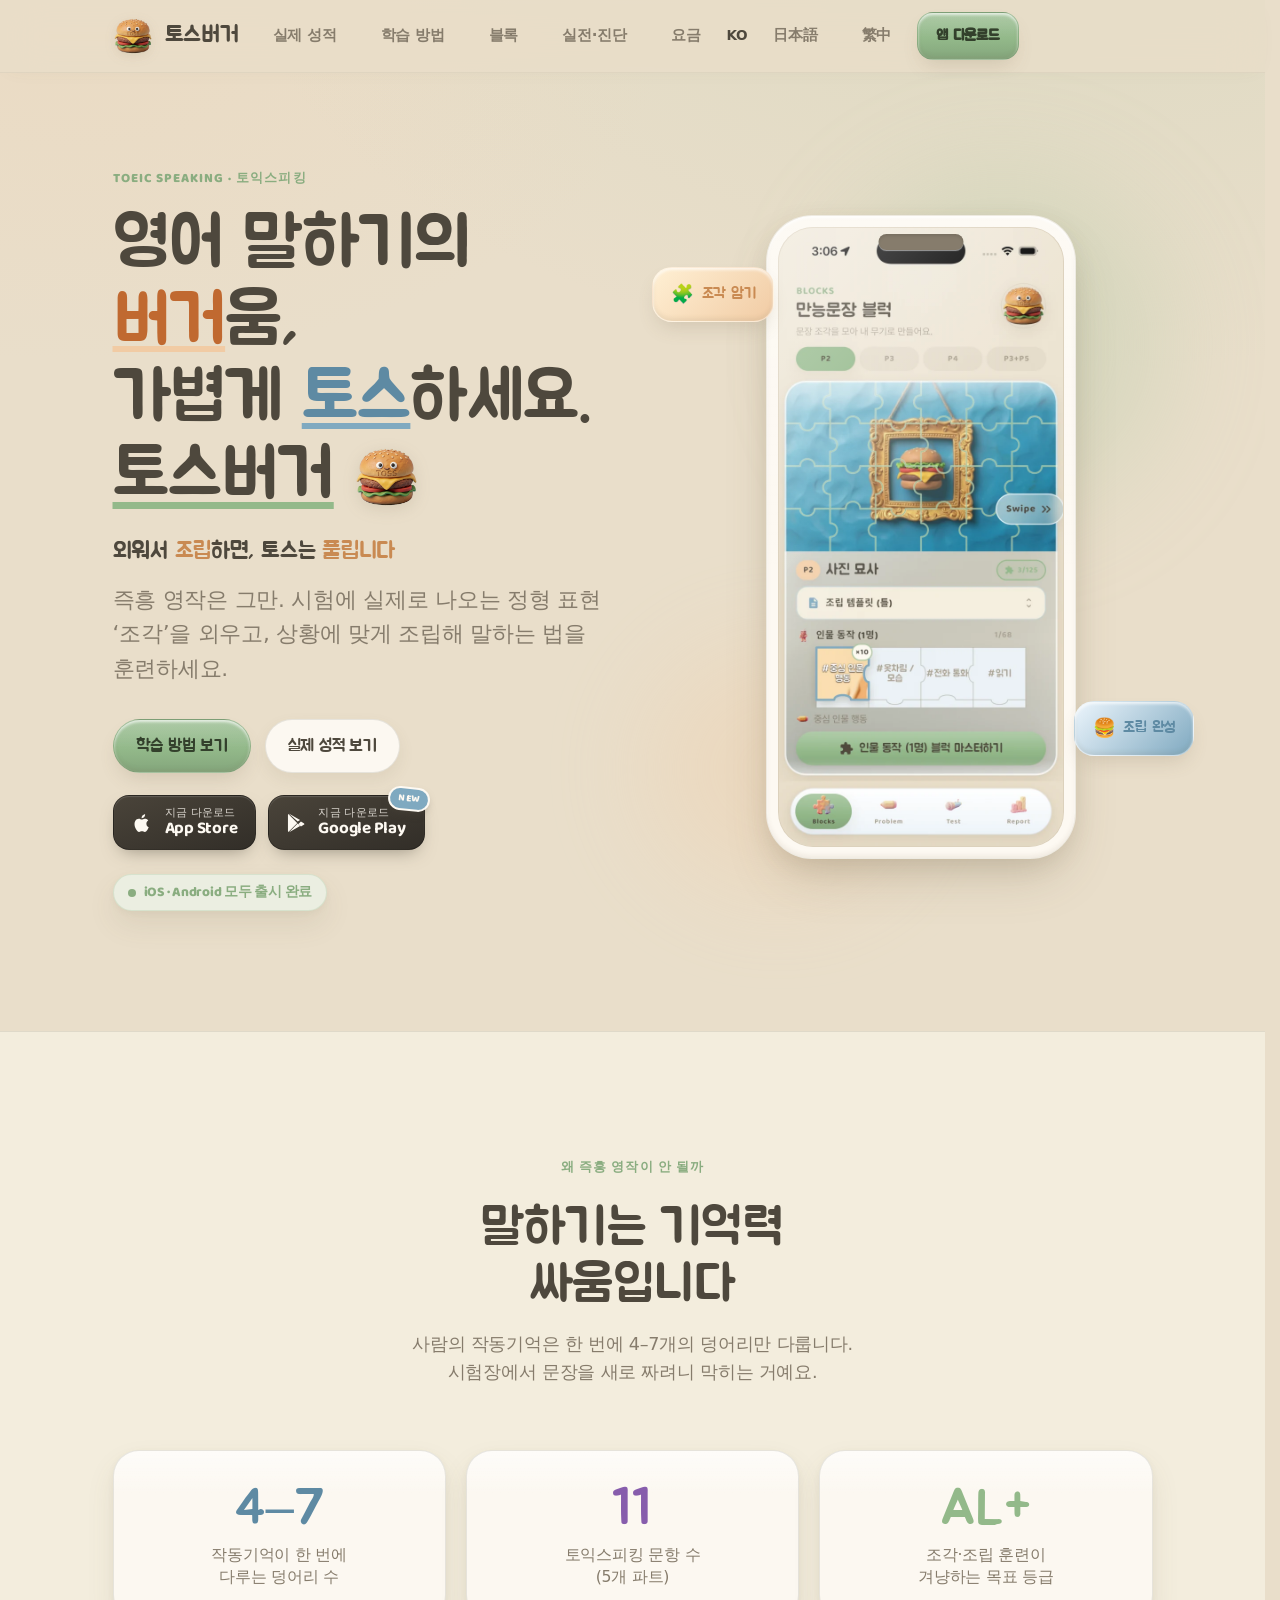
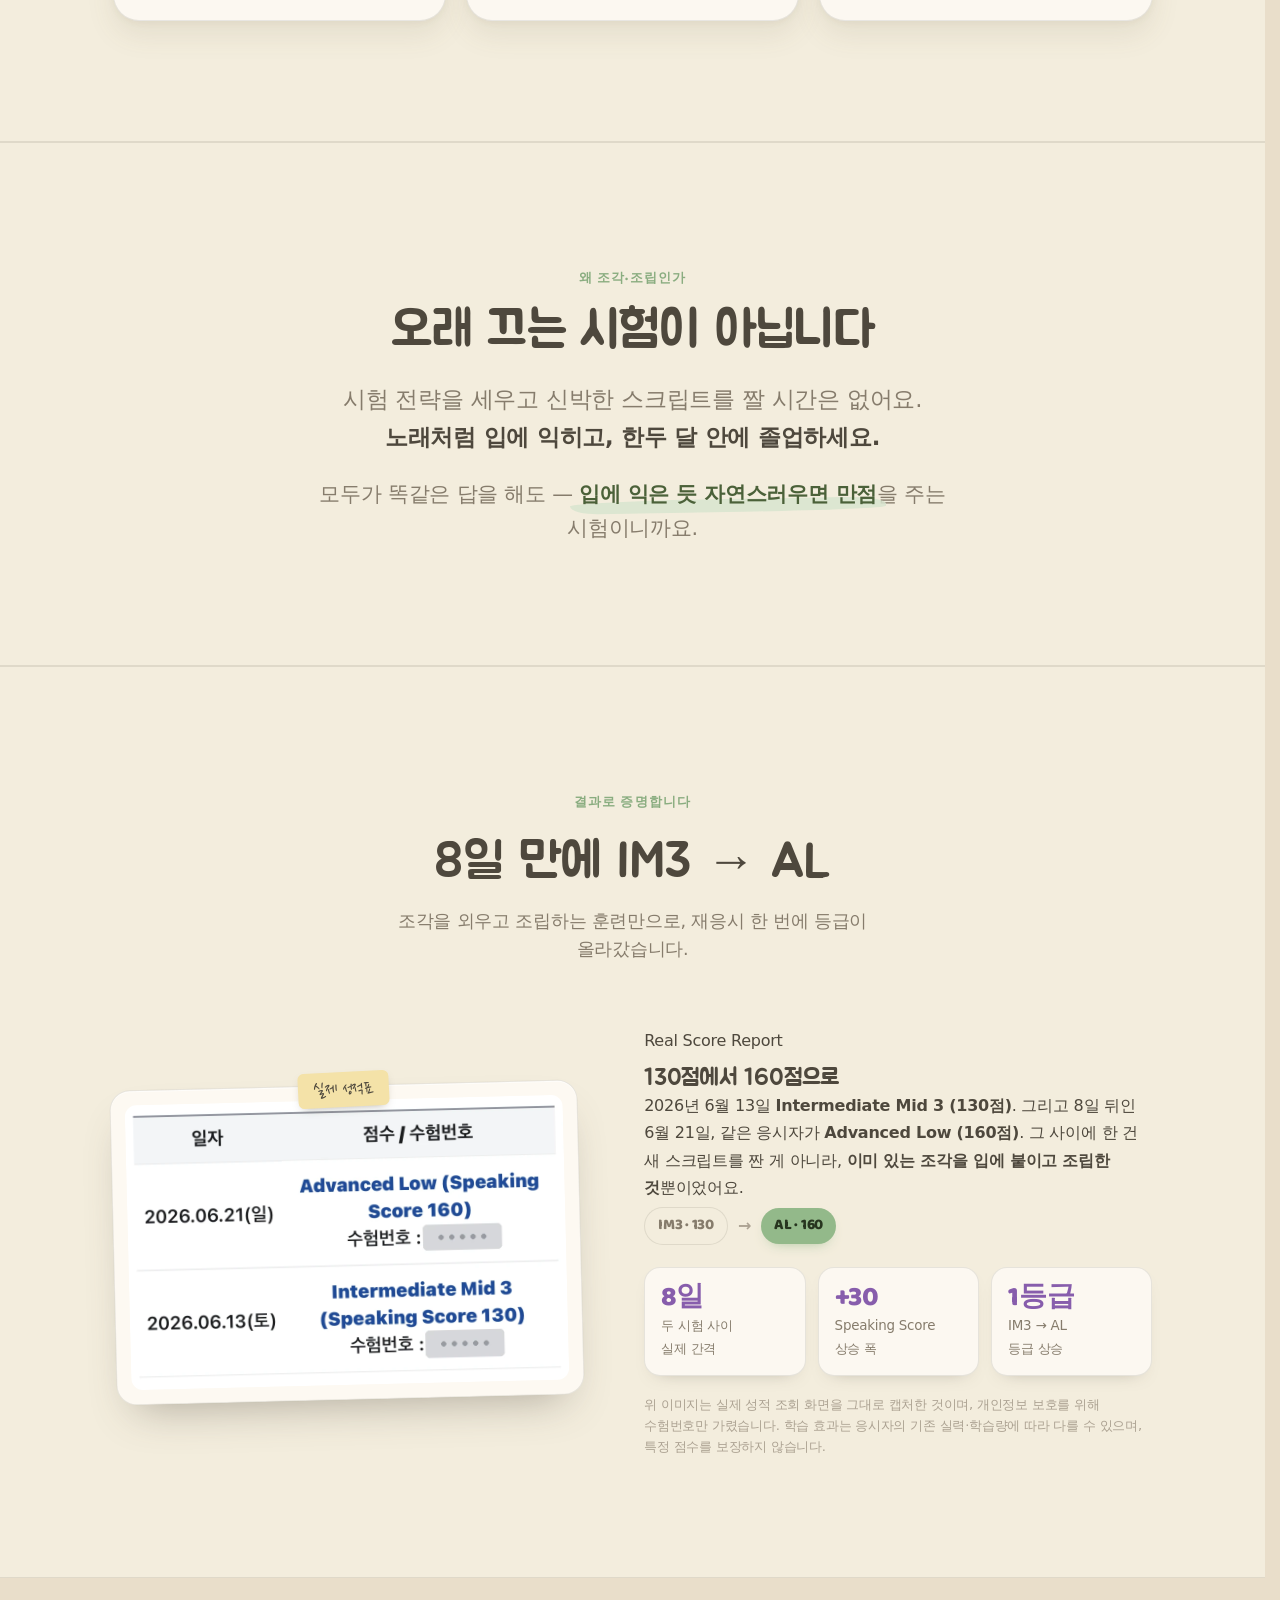
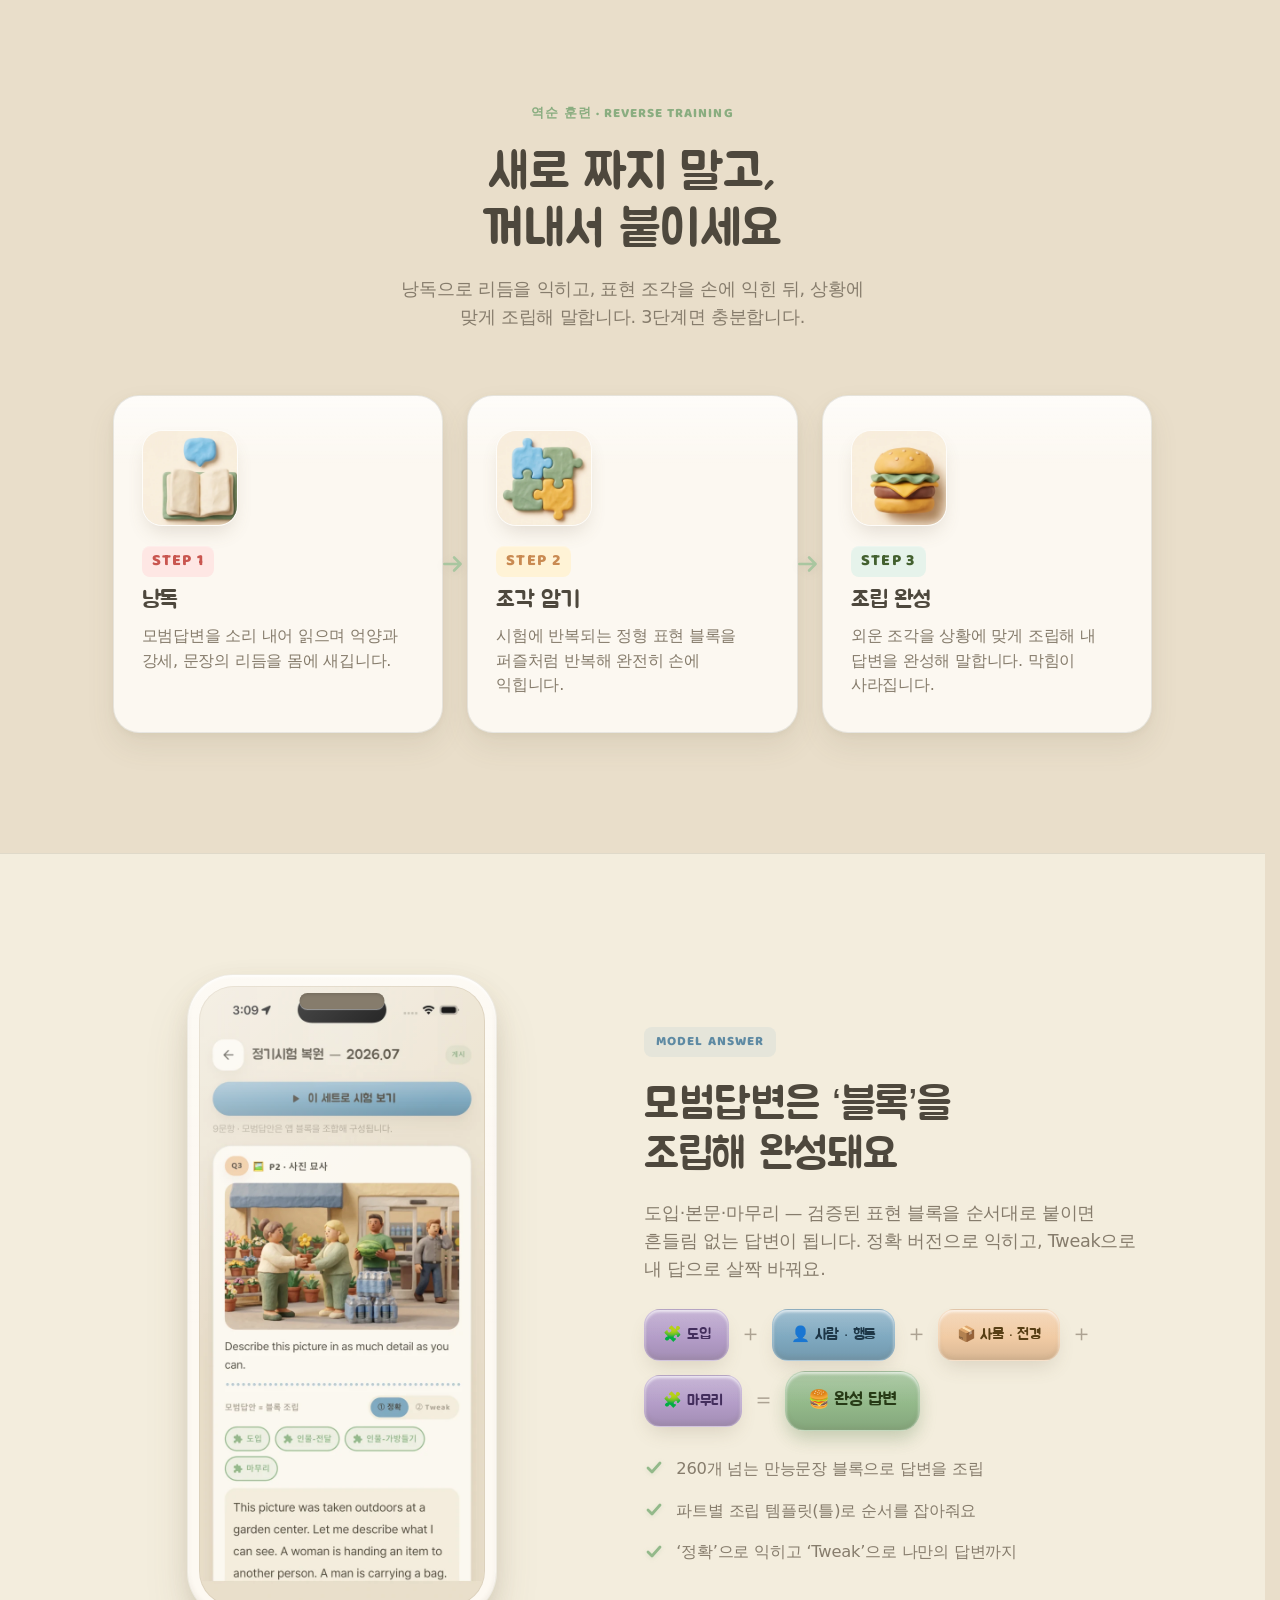
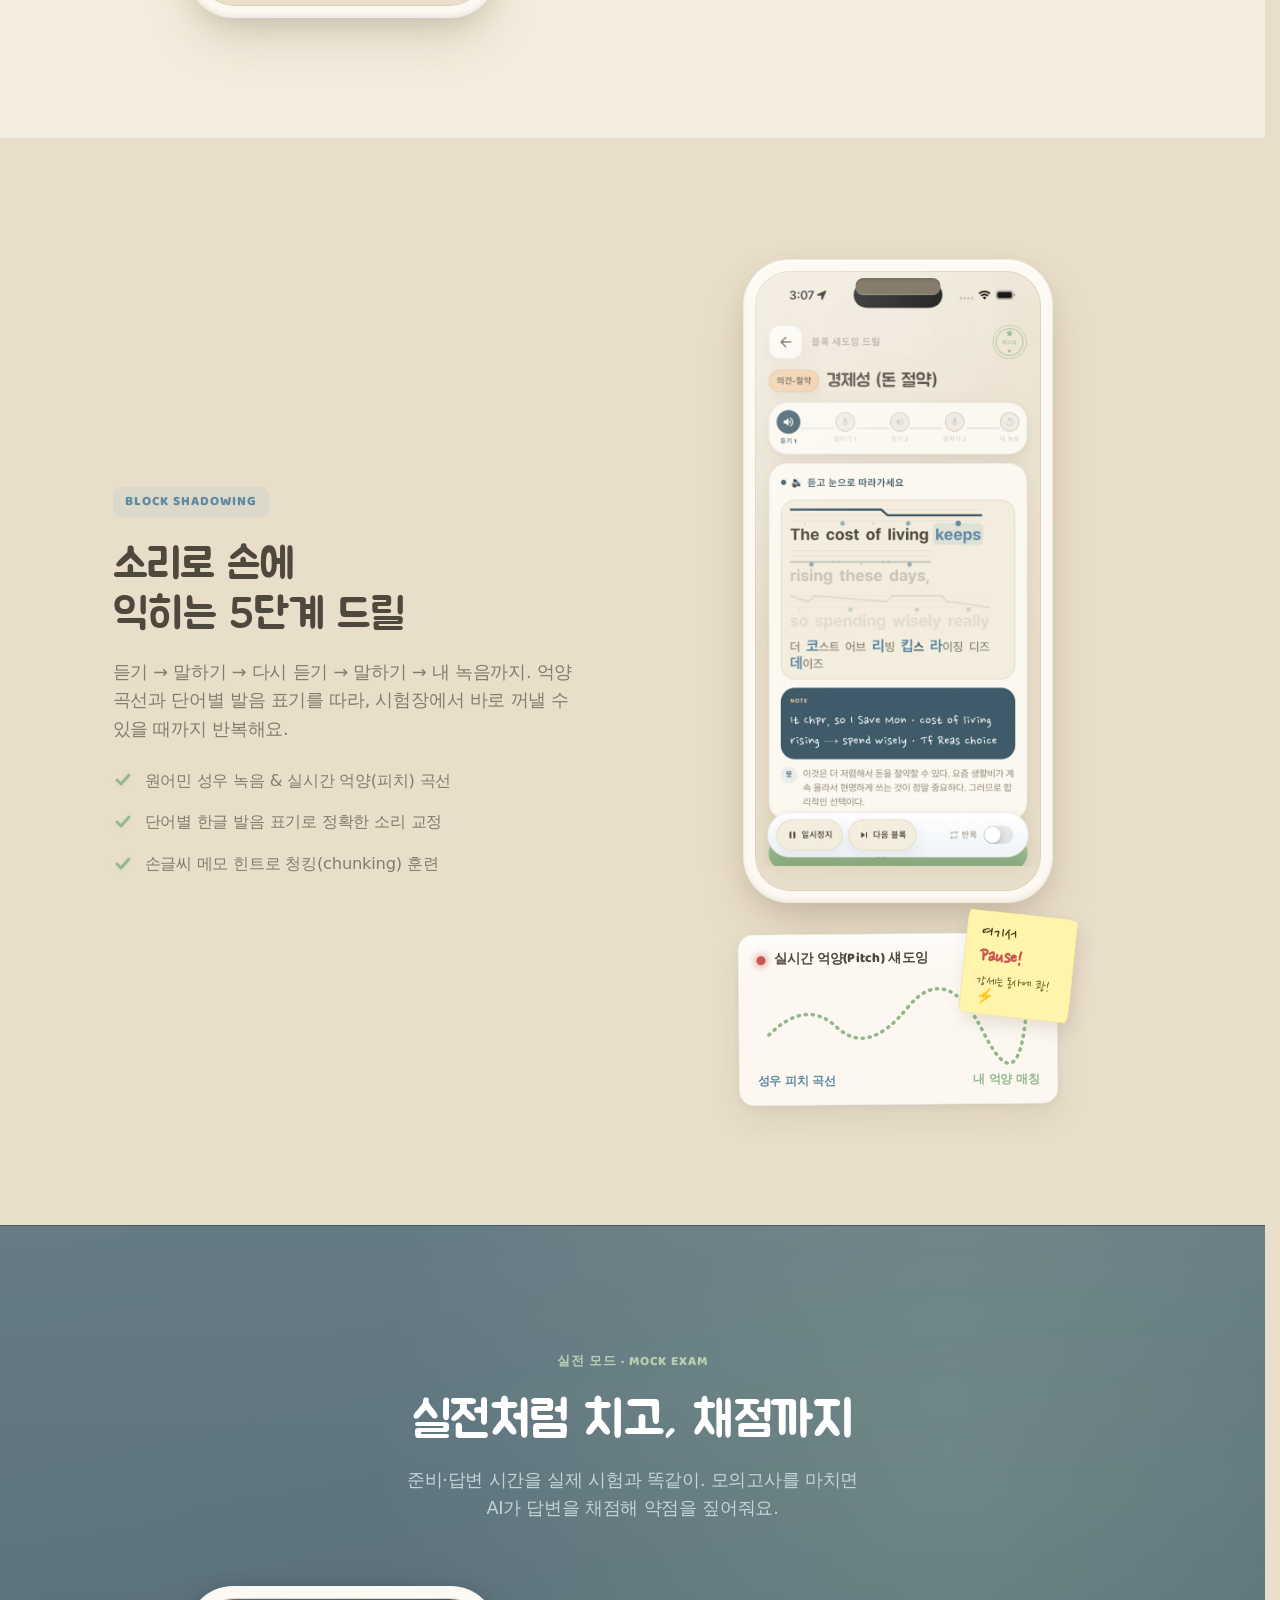
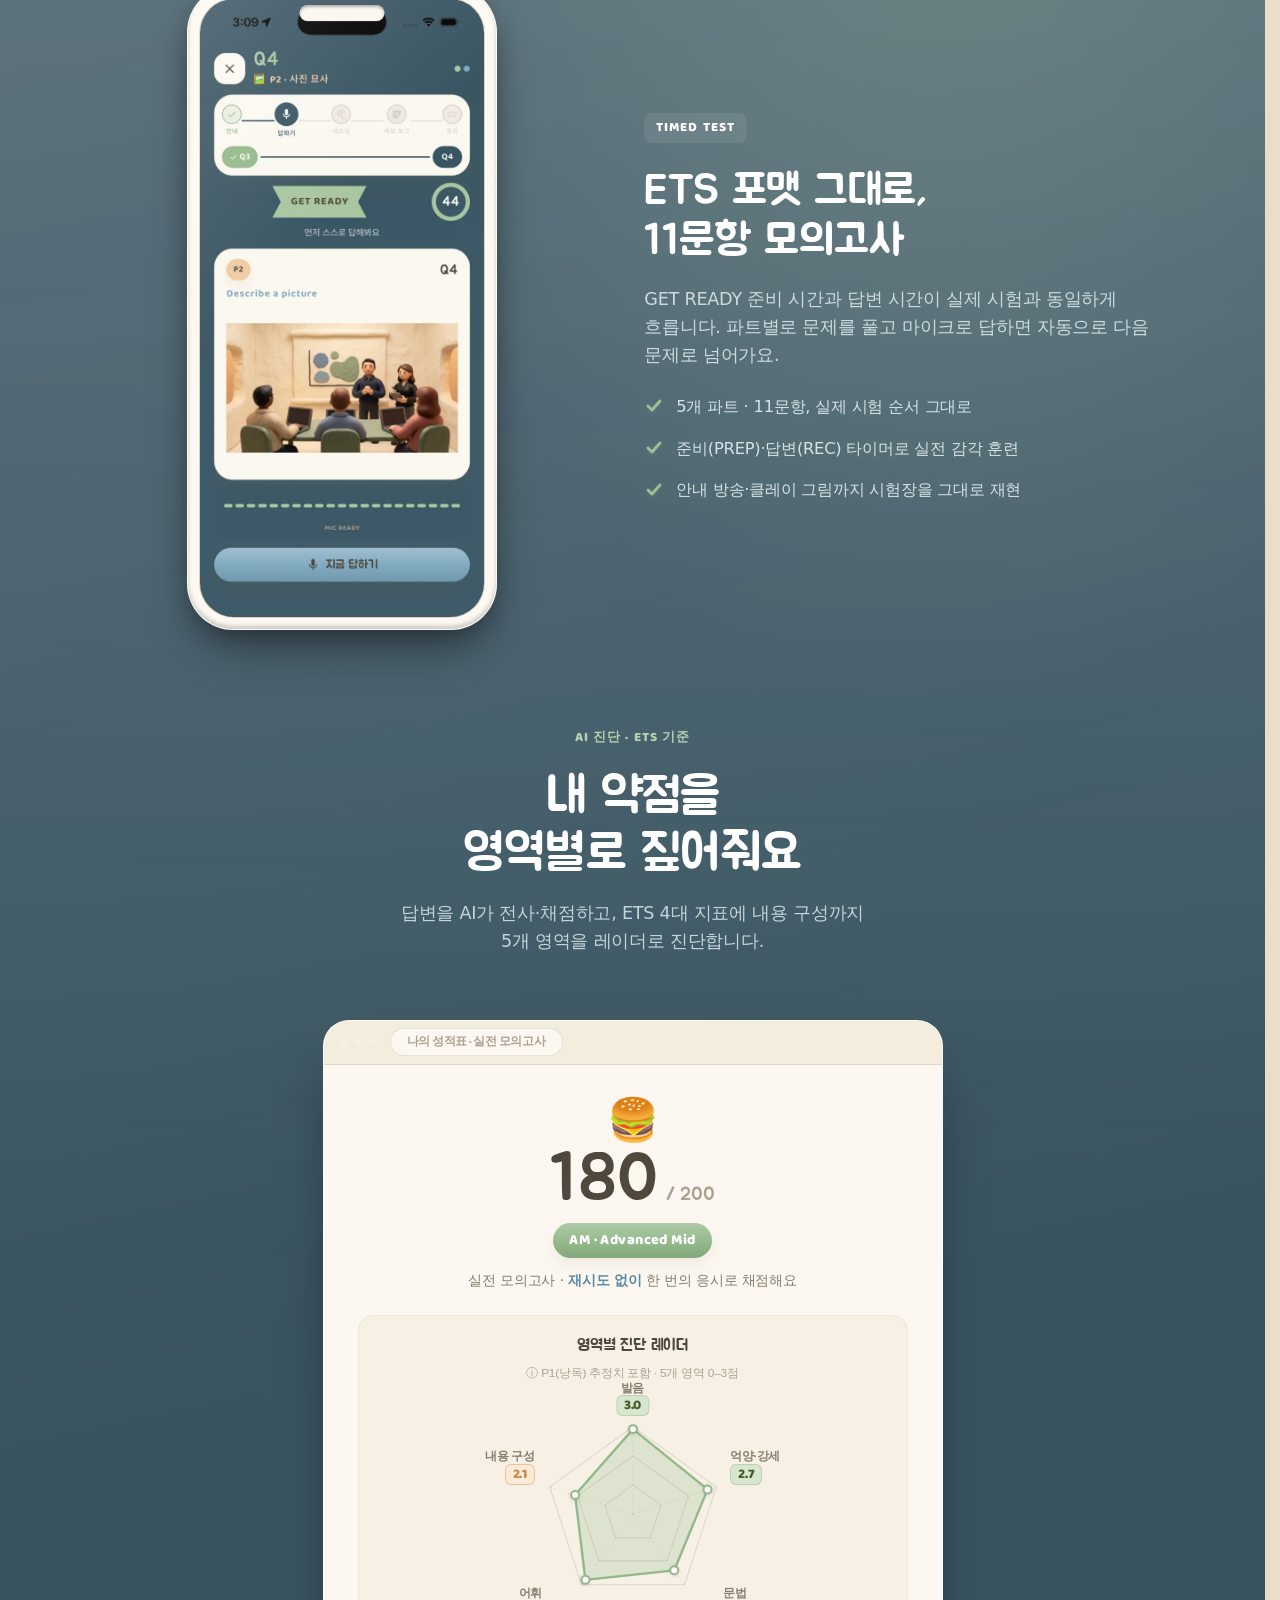
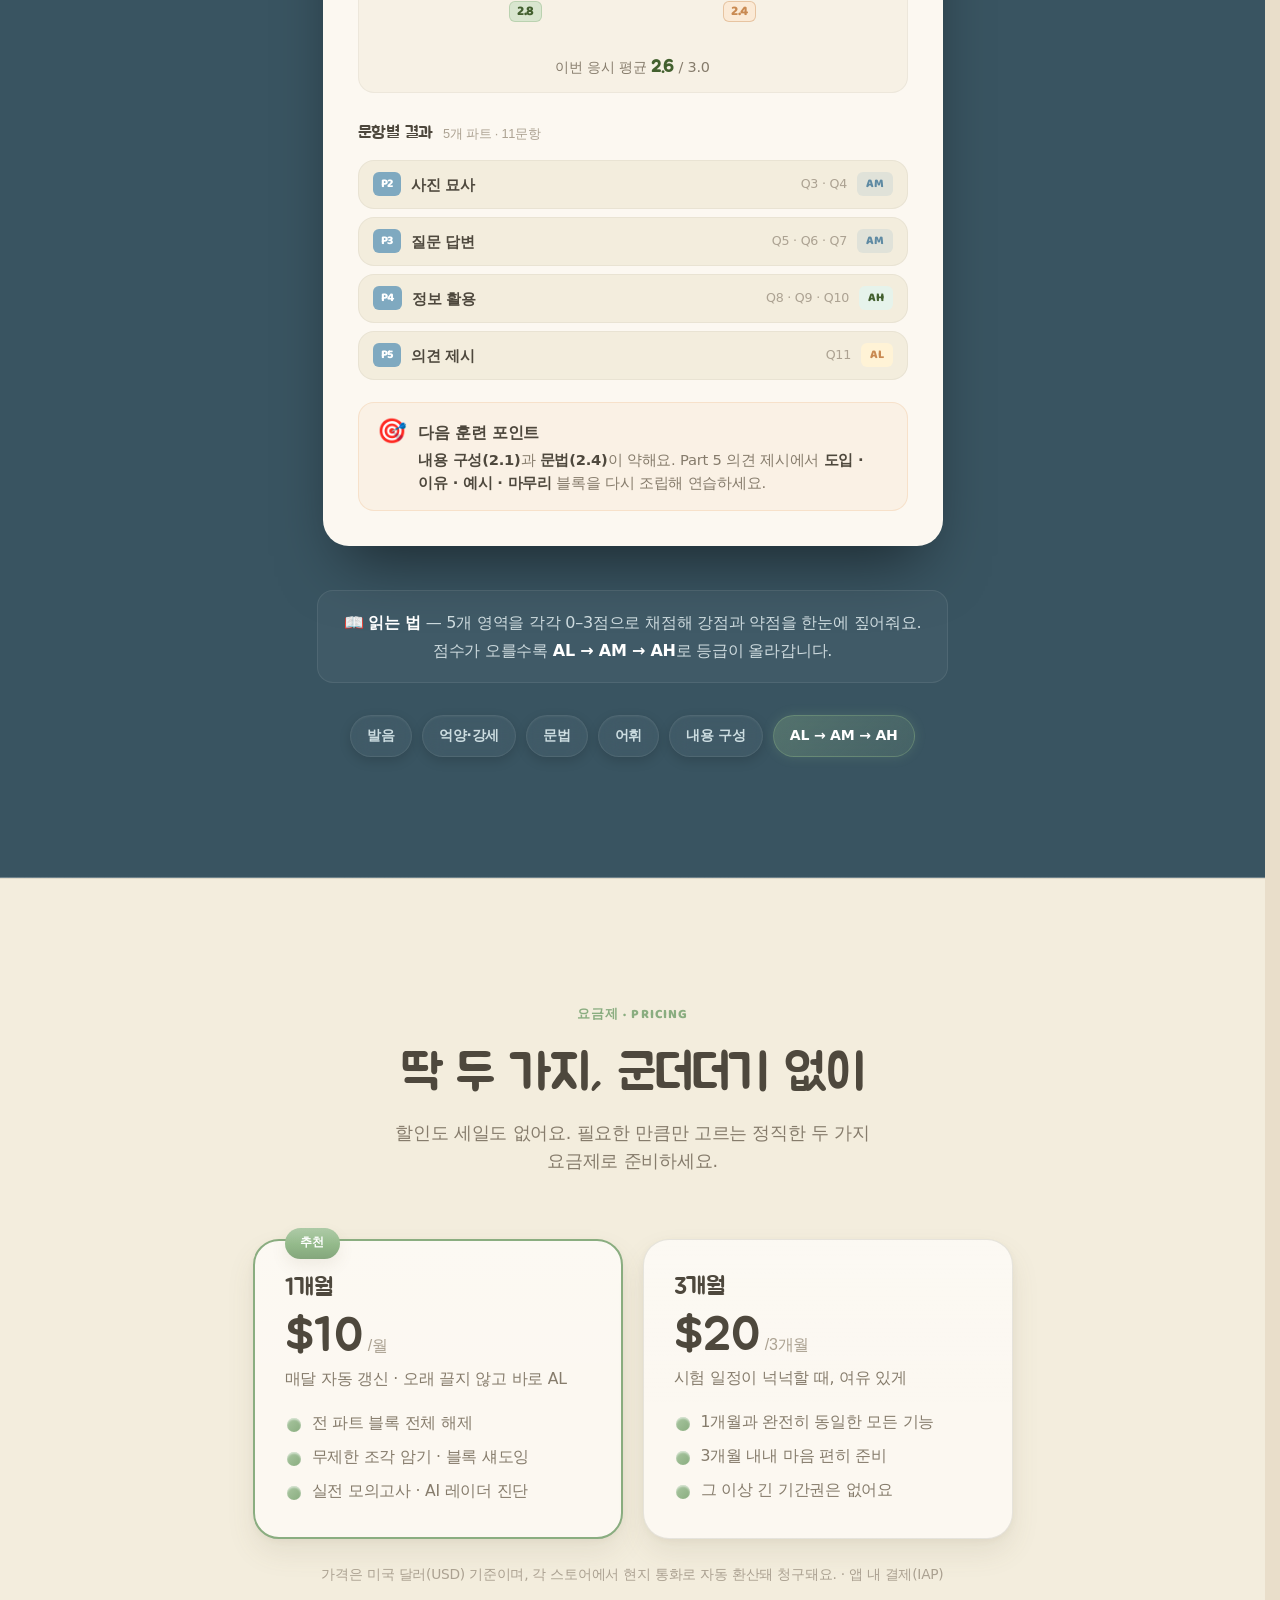
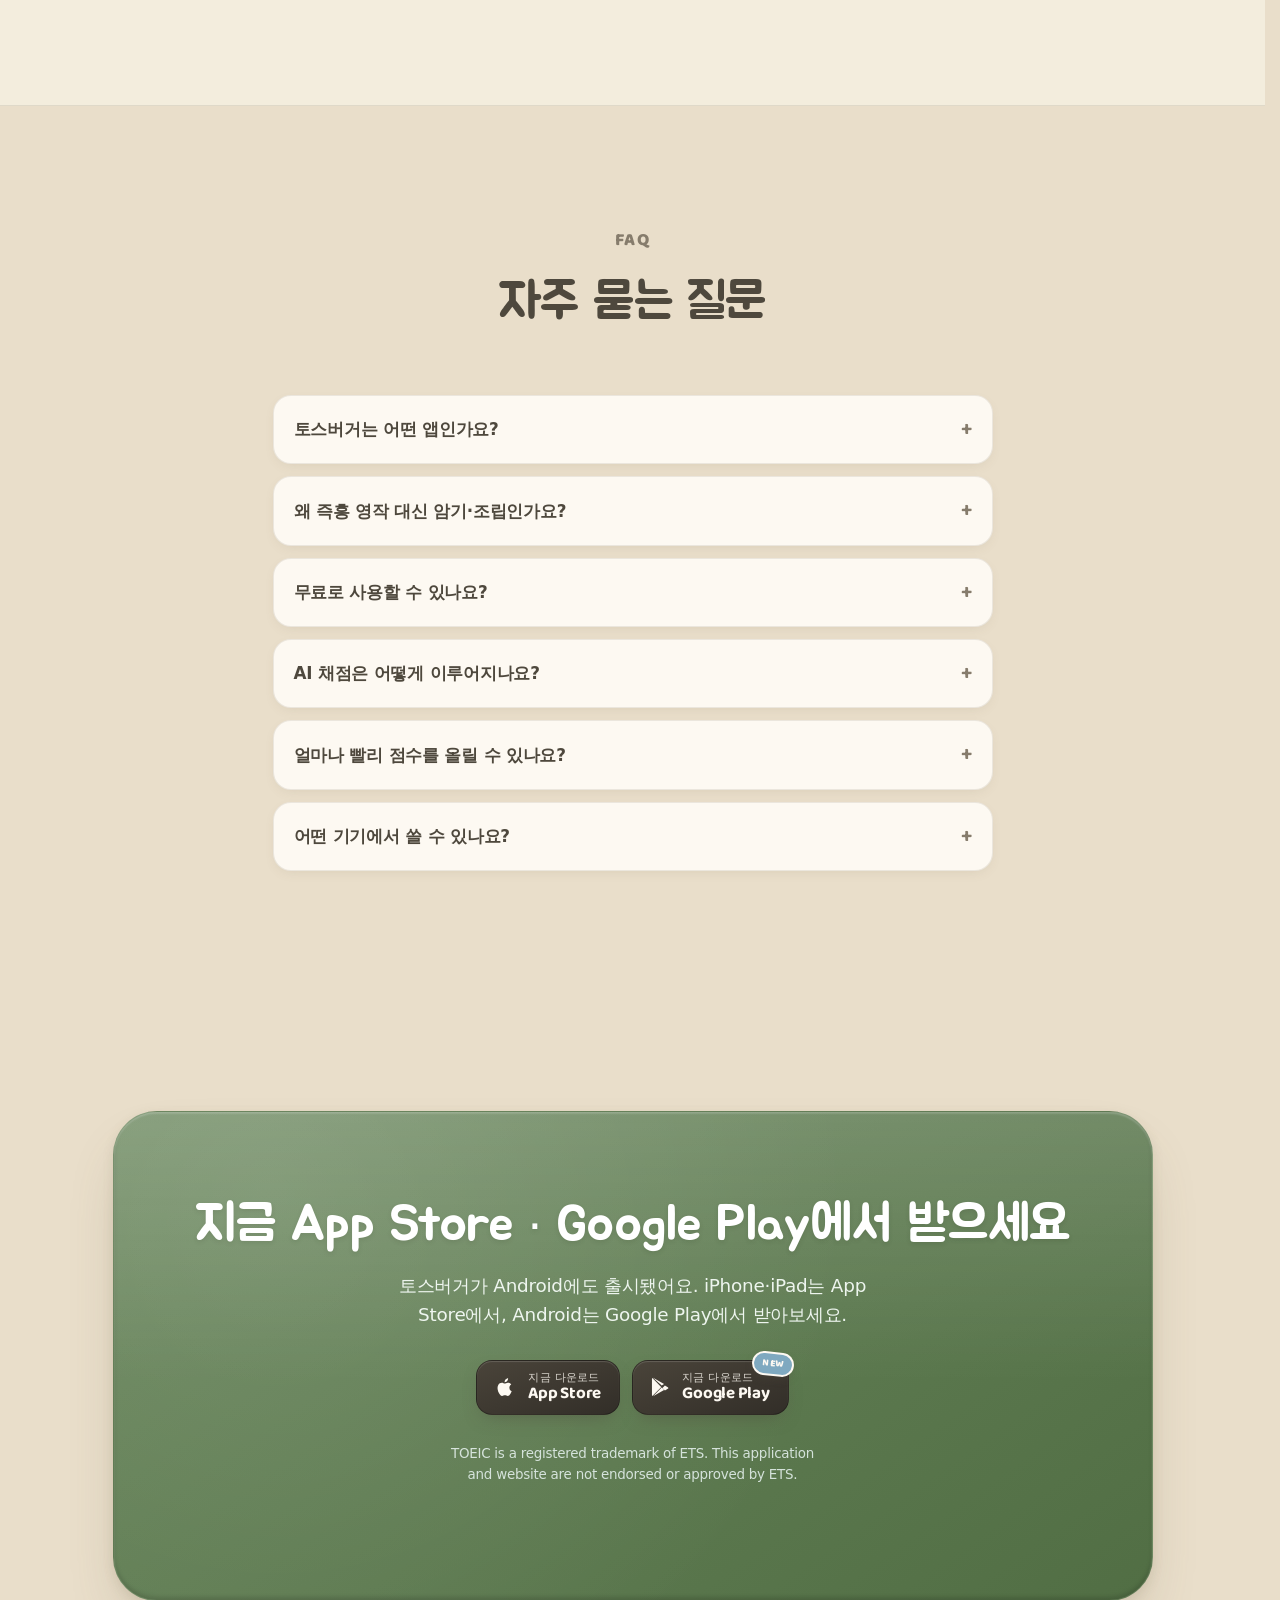
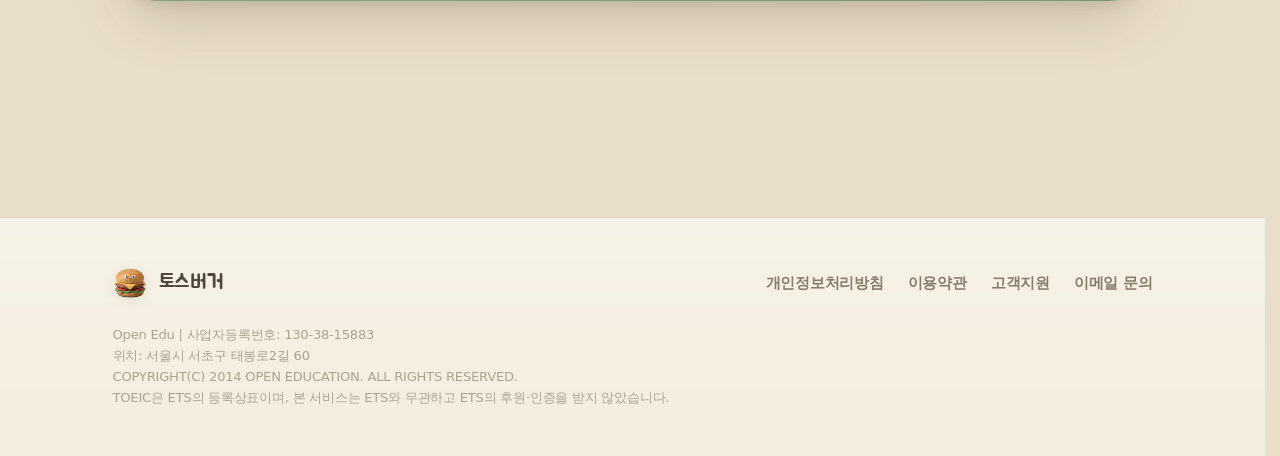
<file: index.html>
<!DOCTYPE html>
<html lang="ko">
<head>
<meta charset="utf-8">
<meta name="viewport" content="width=device-width, initial-scale=1, viewport-fit=cover">
<script>
/* Language routing — static Pages has no server-side geo, so we route by the
   browser's language (the standard static-site proxy for visitor location).
   A stored preference (set by the nav switcher) always wins; crawlers with
   en/ko locales are never redirected, so the ko canonical stays indexable. */
(function () {
  try {
    var p = localStorage.getItem('tb-lang');
    if (p === 'ja') { location.replace('/ja/'); return; }
    if (p === 'zh') { location.replace('/zh-hant/'); return; }
    if (p !== null) return; // 'ko' — explicit choice, stay
    var l = ((navigator.languages && navigator.languages[0]) || navigator.language || '').toLowerCase();
    if (l.indexOf('ja') === 0) location.replace('/ja/');
    else if (l.indexOf('zh') === 0) location.replace('/zh-hant/');
  } catch (e) {}
})();
</script>
<title>토스버거 — 토익스피킹, 외워서 조립하면 됩니다</title>
<meta name="description" content="토스버거는 시험에 나오는 정형 표현 ‘조각’을 외우고 조립해 말하는 TOEIC Speaking 훈련 앱입니다. 블록 섀도잉, 실전 모의고사, ETS 기준 AI 레이더 진단까지.">
<meta name="color-scheme" content="light dark">
<meta name="theme-color" content="#e9e0cf" media="(prefers-color-scheme: light)">
<meta name="theme-color" content="#1b2b33" media="(prefers-color-scheme: dark)">
<meta property="og:title" content="토스버거 — 토익스피킹 조각·조립 훈련">
<meta property="og:description" content="즉흥 영작은 그만. 정형 표현을 외우고 조립해 말하세요. 블록 섀도잉 · 실전 모의고사 · AI 레이더 진단.">
<meta property="og:type" content="website">
<meta property="og:url" content="https://tosburger.com/">
<meta property="og:image" content="https://tosburger.com/assets/og.jpg">
<meta property="og:image:width" content="1200">
<meta property="og:image:height" content="630">
<meta property="og:locale" content="ko_KR">
<meta property="og:locale:alternate" content="ja_JP">
<meta property="og:locale:alternate" content="zh_TW">
<meta name="twitter:card" content="summary_large_image">
<link rel="canonical" href="https://tosburger.com/">
<link rel="alternate" hreflang="ko" href="https://tosburger.com/">
<link rel="alternate" hreflang="ja" href="https://tosburger.com/ja/">
<link rel="alternate" hreflang="zh-Hant" href="https://tosburger.com/zh-hant/">
<link rel="alternate" hreflang="x-default" href="https://tosburger.com/">
<link rel="sitemap" type="application/xml" href="/sitemap.xml">
<script type="application/ld+json">
{
  "@context": "https://schema.org",
  "@graph": [
    {
      "@type": "Organization",
      "@id": "https://tosburger.com/#org",
      "name": "Open Edu",
      "url": "https://tosburger.com/",
      "logo": "https://tosburger.com/assets/logo.webp",
      "email": "tosburger.dev@gmail.com"
    },
    {
      "@type": "WebSite",
      "@id": "https://tosburger.com/#website",
      "url": "https://tosburger.com/",
      "name": "토스버거",
      "inLanguage": "ko",
      "publisher": { "@id": "https://tosburger.com/#org" }
    },
    {
      "@type": "MobileApplication",
      "@id": "https://tosburger.com/#app",
      "name": "토스버거 — 토익스피킹 템플릿 훈련",
      "alternateName": "TOSS BURGER",
      "operatingSystem": "iOS, Android",
      "applicationCategory": "EducationApplication",
      "description": "시험에 반복 출제되는 정형 표현 ‘블록’을 외우고 조립해 말하는 TOEIC Speaking 훈련 앱. 낭독 → 조각 암기 → 조립 발화 3단계, 실전 모의고사와 AI 채점 제공.",
      "installUrl": ["https://apps.apple.com/kr/app/id6788353969", "https://play.google.com/store/apps/details?id=com.tosscombo.toss_combo"],
      "inLanguage": ["ko", "ja", "zh-Hant"],
      "publisher": { "@id": "https://tosburger.com/#org" },
      "offers": [
        { "@type": "Offer", "name": "토스버거 Pro 1개월 (자동 갱신)", "price": "10", "priceCurrency": "USD" },
        { "@type": "Offer", "name": "토스버거 Pro 3개월 (자동 갱신)", "price": "20", "priceCurrency": "USD" }
      ]
    },
    {
      "@type": "FAQPage",
      "@id": "https://tosburger.com/#faq",
      "inLanguage": "ko",
      "mainEntity": [
        {
          "@type": "Question",
          "name": "토스버거는 어떤 앱인가요?",
          "acceptedAnswer": { "@type": "Answer", "text": "토스버거는 TOEIC Speaking(토익스피킹) 훈련 앱입니다. 시험에 반복 출제되는 정형 표현 ‘블록’을 외우고 상황에 맞게 조립해 말하는 방식으로, 낭독 → 조각 암기 → 조립 발화 3단계로 연습합니다." }
        },
        {
          "@type": "Question",
          "name": "왜 즉흥 영작 대신 암기·조립인가요?",
          "acceptedAnswer": { "@type": "Answer", "text": "사람의 작동기억은 한 번에 4–7개의 덩어리만 다룰 수 있어, 시험장에서 문장을 새로 만들면 막히기 쉽습니다. 미리 외운 표현 블록을 꺼내 조립하면 막힘 없이 답할 수 있습니다." }
        },
        {
          "@type": "Question",
          "name": "무료로 사용할 수 있나요?",
          "acceptedAnswer": { "@type": "Answer", "text": "무료로 학습을 시작할 수 있고, AI 채점은 로그인 후 이용할 수 있습니다. 전체 블록 해제와 무제한 연습, AI 채점은 Pro 구독(1개월 US$10 / 3개월 US$20, 앱 내 결제)으로 제공됩니다." }
        },
        {
          "@type": "Question",
          "name": "AI 채점은 어떻게 이루어지나요?",
          "acceptedAnswer": { "@type": "Answer", "text": "실전 모의고사에서 답변을 녹음하면 AI가 전사·채점하고, ETS 4대 지표(발음·억양과 강세·문법·어휘)에 내용 구성을 더한 5개 영역을 0–3점 레이더로 진단해 약점을 짚어줍니다." }
        },
        {
          "@type": "Question",
          "name": "얼마나 빨리 점수를 올릴 수 있나요?",
          "acceptedAnswer": { "@type": "Answer", "text": "실제 사례로, 한 응시자가 앱 사용 8일 만에 IM3(130점)에서 AL(160점)로 올랐습니다. 다만 학습 효과는 기존 실력과 학습량에 따라 다르며, 특정 점수를 보장하지는 않습니다." }
        },
        {
          "@type": "Question",
          "name": "어떤 기기에서 쓸 수 있나요?",
          "acceptedAnswer": { "@type": "Answer", "text": "iOS(App Store)와 Android(Google Play) 모두 출시되어 있습니다. iPhone·iPad는 App Store에서, Android 폰은 Google Play에서 받을 수 있습니다." }
        }
      ]
    }
  ]
}
</script>
<link rel="icon" type="image/webp" href="/assets/logo.webp">
<link rel="preconnect" href="https://fonts.googleapis.com">
<link rel="preconnect" href="https://fonts.gstatic.com" crossorigin>
<link rel="stylesheet" href="https://fonts.googleapis.com/css2?family=Jua&family=Baloo+2:wght@500;700;800&family=Nanum+Pen+Script&display=swap">
<link rel="stylesheet" href="/style.css">
<style>
  /* ---- Landing-Only Visual Enhancements (Extending style.css) ---- */
  section { padding-block: clamp(64px, 10vw, 120px); position: relative; }
  
  /* Section Header Styling */
  .sec-head { text-align: center; max-width: 48ch; margin: 0 auto clamp(36px, 6vw, 64px); }
  .sec-head .eyebrow { margin-bottom: 8px; }
  .sec-head h2 { font-size: clamp(2rem, 5vw, 3.1rem); margin: 12px 0 16px; color: var(--ink); }
  .sec-head p { color: var(--ink-soft); font-size: 1.1rem; line-height: 1.6; }

  /* ---- Clay Device Mockup ---- */
  .device { 
    position: relative; 
    margin-inline: auto; 
    width: min(310px, 78vw); 
    padding: 11px; 
    border-radius: 46px;
    background: var(--paper-hi); 
    background-image: var(--clay-gloss);
    box-shadow: 
      0 25px 50px -12px rgba(110, 95, 69, 0.25),
      0 8px 24px -4px rgba(110, 95, 69, 0.15),
      inset 0 2px 3px rgba(255, 255, 255, 0.8),
      inset 0 -3px 4px rgba(110, 95, 69, 0.08); 
    border: 1px solid rgba(110, 95, 69, 0.1);
    transition: transform 0.3s var(--ease-playful);
  }
  .device:hover {
    transform: scale(1.025) translateY(-4px);
  }
  /* Physical Bezel Highlight & Dynamic Island */
  .device::before { 
    content: ""; 
    position: absolute; 
    top: 18px; 
    left: 50%; 
    translate: -50% 0; 
    width: 85px; 
    height: 16px; 
    border-radius: 20px; 
    background: var(--ink-soft); 
    z-index: 10; 
    box-shadow: inset 0 2px 3px rgba(0,0,0,0.1), 0 1px 1px rgba(255,255,255,0.5); 
  }
  /* Glare Sweep Overlay */
  .device::after {
    content: "";
    position: absolute;
    inset: 11px;
    border-radius: 35px;
    background: linear-gradient(135deg, rgba(255, 255, 255, 0.4) 0%, rgba(255, 255, 255, 0) 40%, transparent 40.1%);
    pointer-events: none;
    z-index: 8;
  }
  .device img { 
    width: 100%; 
    height: auto; 
    border-radius: 35px; 
    display: block; 
    background: var(--cream);
    border: 1.5px solid rgba(110, 95, 69, 0.1);
  }
  .device.float { animation: float-device 7s ease-in-out infinite; }
  
  @media (prefers-reduced-motion: reduce) { 
    .device.float, .chip-float, .pitch-dot, .wave-teacher, .wave-learner { animation: none !important; } 
  }
  
  @keyframes float-device { 
    0%, 100% { transform: translateY(0) rotate(-1.5deg); } 
    50% { transform: translateY(-12px) rotate(-1.5deg); } 
  }

  /* ---- Hero Layout & Interactive Styling ---- */
  .hero { padding-top: clamp(40px, 7vw, 92px); }
  .hero-grid { display: grid; grid-template-columns: 1.05fr .95fr; gap: clamp(24px, 5vw, 64px); align-items: center; }
  .hero h1 { font-size: clamp(2.45rem, 6.8vw, 4.3rem); margin: 16px 0 20px; line-height: 1.12; color: var(--ink); }
  
  /* Responsive line breaks */
  @media (max-width: 640px) {
    .br-web { display: none; }
  }

  /* Custom Clay Highlight Underlines */
  .hl-burger {
    color: #c06930;
    text-decoration: underline;
    text-decoration-color: var(--cheese);
    text-underline-offset: 4px;
    text-decoration-thickness: 6px;
    display: inline-block;
  }
  .hl-toss {
    color: var(--tomato-dark);
    text-decoration: underline;
    text-decoration-color: var(--tomato);
    text-underline-offset: 4px;
    text-decoration-thickness: 6px;
    display: inline-block;
  }
  .hl-brand {
    color: var(--ink);
    text-decoration: underline;
    text-decoration-color: var(--lettuce);
    text-underline-offset: 6px;
    text-decoration-thickness: 7px;
    display: inline-block;
  }
  @media (prefers-color-scheme: dark) {
    .hl-burger { color: var(--cheese-dark); text-decoration-color: rgba(241, 203, 164, 0.4); }
    .hl-toss { color: var(--tomato); text-decoration-color: rgba(127, 169, 192, 0.4); }
    .hl-brand { text-decoration-color: rgba(147, 185, 138, 0.4); }
  }

  /* Dynamic Hand-molded Clay Highlighter */
  .hero h1 .hl { 
    color: #4b6139; 
    position: relative; 
    white-space: nowrap; 
    z-index: 1;
    display: inline-block;
  }
  .hero h1 .hl::after { 
    content: ""; 
    position: absolute; 
    left: -4%; 
    right: -4%; 
    bottom: -2px; 
    height: 16px; 
    background: var(--sage-soft); 
    border-radius: 50% 15% 45% 10% / 40% 60% 30% 70%; 
    z-index: -1; 
    transform: rotate(-1.2deg);
    opacity: 0.9; 
  }
  
  /* Brand slogan — the 버거움/토스 wordplay, sits between h1 and the lead */
  .hero p.slogan {
    font-family: "Jua", sans-serif;
    font-size: clamp(1.12rem, 2.5vw, 1.45rem);
    color: var(--ink);
    line-height: 1.5;
    margin: 0 0 14px;
    max-width: 34ch;
  }
  .hero p.slogan .pun { color: var(--cheese-dark); }
  .hero p.slogan .brand { color: var(--tomato-dark); }
  .hero p.lead { font-size: clamp(1.1rem, 2.4vw, 1.35rem); color: var(--ink-soft); max-width: 36ch; line-height: 1.6; }
  .hero .cta { display: flex; flex-wrap: wrap; gap: 14px; margin-top: 32px; }
  .hero .note { margin-top: 24px; }
  .hero .fig { position: relative; }
  
  /* Decorative Backdrop blur blobs */
  .blob { position: absolute; z-index: -1; filter: blur(54px); border-radius: 50%; pointer-events: none; }
  .blob.a { width: 340px; height: 340px; background: color-mix(in srgb, var(--sage) 55%, transparent); top: -40px; right: -20px; opacity: 0.5; }
  .blob.b { width: 260px; height: 240px; background: color-mix(in srgb, var(--cheese) 65%, transparent); bottom: -30px; left: -40px; opacity: 0.45; }
  
  /* Volumetric 3D Floating Sticker Badges */
  .chip-float { 
    position: absolute; 
    font-family: "Jua", sans-serif;
    font-size: 0.95rem; 
    padding: 11px 18px; 
    border-radius: var(--radius-md); 
    color: var(--ink);
    box-shadow: var(--clay-shadow); 
    border: 1px solid rgba(255, 255, 255, 0.4); 
    display: inline-flex; 
    align-items: center; 
    gap: 8px; 
    z-index: 5;
    user-select: none;
    transition: transform 0.2s var(--ease-playful);
  }
  .chip-float:hover {
    transform: scale(1.15) rotate(1.5deg);
  }
  .chip-float .pz { font-size: 1.15rem; }
  .chip-float.c1 { 
    background: linear-gradient(135deg, #FFF0D4 0%, var(--cheese) 100%); 
    color: var(--cheese-dark); 
    top: 8%; left: -8%; 
    animation: float-sticker-1 5s ease-in-out infinite;
  }
  .chip-float.c2 { 
    background: linear-gradient(135deg, #ECF5FC 0%, var(--tomato) 100%); 
    color: var(--tomato-dark); 
    bottom: 16%; right: -9%; 
    animation: float-sticker-2 6s ease-in-out infinite;
  }
  
  @keyframes float-sticker-1 { 
    0%, 100% { transform: translateY(0) rotate(1.5deg); } 
    50% { transform: translateY(-8px) rotate(-1.5deg); } 
  }
  @keyframes float-sticker-2 { 
    0%, 100% { transform: translateY(0) rotate(-2.5deg); } 
    50% { transform: translateY(-10px) rotate(1deg); } 
  }

  @media (max-width: 820px) {
    .hero-grid { grid-template-columns: 1fr; text-align: center; }
    .hero p.lead { margin-inline: auto; }
    .hero .cta, .hero .note { justify-content: center; }
    .hero .fig { margin-top: 36px; }
    .chip-float.c1 { left: 4%; } .chip-float.c2 { right: 4%; }
  }

  /* ---- Problem Band Stat Cards ---- */
  .band { background: var(--paper); border-block: 1px solid var(--line); }
  .stat-row { display: grid; grid-template-columns: repeat(3, 1fr); gap: 20px; text-align: center; }
  .stat { 
    background: var(--card); 
    border: 1px solid var(--line); 
    border-radius: var(--radius); 
    padding: 32px 20px; 
    box-shadow: var(--card-shadow); 
    background-image: linear-gradient(180deg, rgba(255,255,255,0.6) 0%, rgba(255,255,255,0) 25%);
    transition: transform 0.25s var(--ease-playful), box-shadow 0.25s ease;
  }
  .stat:hover {
    transform: translateY(-6px) scale(1.02);
    box-shadow: 0 20px 40px -12px rgba(110, 95, 69, 0.22), inset 0 2px 3px rgba(255,255,255,0.8);
  }
  .stat .n { 
    font-family: "Jua", sans-serif; 
    font-size: clamp(2.3rem, 5.2vw, 3.2rem); 
    font-variant-numeric: tabular-nums; 
    line-height: 1;
  }
  /* Color differentiation based on app Metaphors */
  .stat:nth-child(1) .n { color: var(--tomato-dark); }
  .stat:nth-child(2) .n { color: var(--onion-dark); }
  .stat:nth-child(3) .n { color: var(--lettuce); }
  .stat .l { color: var(--ink-soft); font-size: 0.98rem; margin-top: 10px; line-height: 1.4; font-weight: 500; }
  @media (max-width: 620px) { .stat-row { grid-template-columns: 1fr; gap: 14px; } }

  /* ---- Method Reverse-Training Steps ---- */
  .steps { display: grid; grid-template-columns: repeat(3, 1fr); gap: 24px; }
  .step { 
    position: relative; 
    background: var(--card); 
    border: 1px solid var(--line); 
    border-radius: var(--radius); 
    padding: 34px 28px; 
    box-shadow: var(--card-shadow); 
    background-image: linear-gradient(180deg, rgba(255,255,255,0.6) 0%, rgba(255,255,255,0) 20%);
    transition: transform 0.25s var(--ease-playful), box-shadow 0.25s ease;
  }
  .step:hover {
    transform: translateY(-8px) rotate(0.5deg);
    box-shadow: 0 22px 44px -14px rgba(110, 95, 69, 0.25), inset 0 2px 3px rgba(255,255,255,0.8);
  }
  .step-ico { 
    width: 96px; height: 96px; 
    border-radius: var(--radius-md); 
    background: var(--paper-hi); 
    object-fit: cover; 
    margin-bottom: 20px; 
    box-shadow: var(--clay-shadow); 
    border: 1.5px solid rgba(255,255,255,0.5);
    transition: transform 0.3s ease;
  }
  .step:hover .step-ico {
    transform: scale(1.08) rotate(-2deg);
  }
  .step-n { 
    display: inline-block;
    font-family: "Baloo 2", sans-serif;
    font-weight: 800; 
    letter-spacing: 0.08em; 
    font-size: 0.8rem; 
    padding: 3px 10px;
    border-radius: 8px;
    box-shadow: inset 0 1px 1px rgba(255,255,255,0.3);
  }
  .step:nth-child(1) .step-n { background: #FEE7E4; color: var(--alert); }
  .step:nth-child(2) .step-n { background: #FFF3D6; color: var(--cheese-dark); }
  .step:nth-child(3) .step-n { background: #E6F3EB; color: #43602f; }
  
  .step h3 { font-size: 1.45rem; margin: 10px 0 10px; color: var(--ink); }
  .step p { color: var(--ink-soft); font-size: 1rem; line-height: 1.55; }
  .step .arrow { position: absolute; top: 50%; right: -24px; translate: 0 -50%; color: var(--sage); z-index: 5; filter: drop-shadow(0 2px 4px rgba(78,72,61,0.1)); }
  @media (max-width: 760px) { .steps { grid-template-columns: 1fr; gap: 16px; } .step .arrow { display: none; } }

  /* ---- Feature Structure & Modular Layouts ---- */
  .feature { display: grid; grid-template-columns: .95fr 1.05fr; gap: clamp(32px, 6vw, 72px); align-items: center; }
  .feature.rev .fig { order: 2; }
  .feature .tag { 
    display: inline-block;
    font-family: "Baloo 2", sans-serif;
    font-weight: 800; 
    letter-spacing: 0.08em; 
    text-transform: uppercase; 
    font-size: 0.82rem; 
    color: var(--tomato-dark); 
    background: rgba(127, 169, 192, 0.12);
    padding: 4px 12px;
    border-radius: 8px;
    margin-bottom: 12px;
  }
  .feature h2 { font-size: clamp(1.8rem, 4.5vw, 2.7rem); margin: 12px 0 18px; color: var(--ink); }
  .feature p.lead { color: var(--ink-soft); font-size: 1.1rem; line-height: 1.6; }
  .feature ul { list-style: none; padding: 0; margin: 24px 0 0; display: grid; gap: 14px; }
  .feature li { display: flex; gap: 12px; align-items: flex-start; font-size: 1.02rem; color: var(--ink-soft); }
  .feature li svg { flex: none; margin-top: 3.5px; filter: drop-shadow(0 1.5px 2px rgba(147,185,138,0.25)); }
  @media (max-width: 820px) { .feature { grid-template-columns: 1fr; } .feature.rev .fig { order: 0; } }

  /* ---- Modular Block Interlocking Puzzle Assembly ---- */
  .assemble { display: flex; flex-wrap: wrap; align-items: center; gap: 10px; margin: 26px 0 6px; }
  .assemble .blk { 
    font-family: "Jua", sans-serif; 
    font-size: 0.95rem; 
    padding: 12px 18px; 
    border-radius: var(--radius-sm); 
    color: var(--ink); 
    box-shadow: var(--clay-shadow); 
    border: 1.5px solid rgba(255, 255, 255, 0.2); 
    position: relative;
    user-select: none;
    transition: transform 0.2s var(--ease-playful);
  }
  .assemble .blk:hover {
    transform: translateY(-2px) scale(1.05);
  }
  /* Specific claymatic gradients mimicking physical clay */
  .assemble .blk.bg-onion { background-image: var(--clay-gloss), var(--clay-onion); color: #432E5D; }
  .assemble .blk.bg-tomato { background-image: var(--clay-gloss), var(--clay-tomato); color: #1E3747; }
  .assemble .blk.bg-cheese { background-image: var(--clay-gloss), var(--clay-cheese); color: #583F15; }
  
  .assemble .plus, .assemble .eq { 
    font-family: "Jua", sans-serif; 
    font-size: 1.45rem; 
    color: var(--ink-muted); 
    user-select: none;
  }
  .assemble .ans { 
    font-family: "Jua", sans-serif; 
    font-size: 1.1rem; 
    padding: 14px 22px; 
    border-radius: var(--radius-md); 
    background-image: var(--clay-gloss), var(--clay-lettuce); 
    color: #273A16; 
    box-shadow: 0 8px 16px rgba(147, 185, 138, 0.3), var(--clay-shadow); 
    border: 1.5px solid rgba(255,255,255,0.25);
    transition: transform 0.2s var(--ease-playful);
  }
  .assemble .ans:hover {
    transform: translateY(-3px) rotate(2deg) scale(1.06);
  }

  /* ---- Interactive Real-Time Pitch Wave & Scribble Note ---- */
  .pitch-container { 
    position: relative; 
    margin-top: 30px; 
    width: 100%; 
    max-width: 320px; 
    margin-inline: auto; 
    transform: rotate(-0.5deg);
  }
  .pitch-wave-card { 
    background: var(--card); 
    border-radius: var(--radius-sm); 
    border: 1.5px solid var(--line); 
    padding: 14px 18px; 
    box-shadow: var(--card-shadow); 
    background-image: linear-gradient(180deg, rgba(255,255,255,0.6) 0%, rgba(255,255,255,0) 25%);
  }
  .pitch-header { display: flex; align-items: center; gap: 8px; margin-bottom: 10px; }
  .pitch-dot { 
    width: 9px; height: 9px; 
    background: var(--alert); 
    border-radius: 50%; 
    box-shadow: 0 0 8px var(--alert);
    animation: pulse-dot 1.5s infinite ease-in-out; 
  }
  .pitch-title { font-size: 0.84rem; font-weight: 800; color: var(--ink); font-family: "Baloo 2", sans-serif; letter-spacing: 0.02em; }
  .pitch-svg { width: 100%; height: auto; overflow: visible; }
  
  /* Accent path draw animation */
  .wave-teacher { 
    stroke-dasharray: 400; 
    stroke-dashoffset: 400; 
    animation: draw-wave 4.5s ease-in-out infinite alternate; 
  }
  .wave-learner { 
    stroke-dasharray: 1 5; 
    animation: draw-learner 4.5s ease-in-out infinite alternate; 
  }
  @keyframes draw-wave { to { stroke-dashoffset: 0; } }
  @keyframes draw-learner { 0% { opacity: 0; } 20% { opacity: 1; } 100% { opacity: 1; } }
  
  .pitch-tags { display: flex; justify-content: space-between; margin-top: 10px; font-size: 0.75rem; font-weight: 700; }
  .tag-teacher { color: var(--tomato-dark); }
  .tag-learner { color: var(--lettuce); }
  
  /* Beautiful Post-it Notepad with Handwriting Script */
  .memo-note { 
    position: absolute; 
    top: -24px; right: -28px; 
    background: #FEF4AC; 
    box-shadow: 4px 8px 18px rgba(110, 95, 69, 0.16); 
    border: 1px solid rgba(110, 95, 69, 0.08); 
    padding: 11px 15px; 
    border-radius: 3px 18px 4px 22px / 14px 4px 18px 4px; 
    transform: rotate(6.5deg) scale(0.95); 
    transform-origin: top left; 
    z-index: 10; 
    width: 116px; 
    user-select: none;
    transition: transform 0.25s var(--ease-playful);
  }
  .memo-note:hover { transform: rotate(3deg) scale(1.06); }
  .memo-text { font-family: "Nanum Pen Script", cursive; font-size: 1.35rem; color: #433D14; line-height: 1.15; }
  .memo-text span { color: var(--alert); font-weight: 700; }
  .memo-sub { font-family: "Nanum Pen Script", cursive; font-size: 1rem; color: #736829; margin-top: 4px; line-height: 1; }

  /* ---- Deep Midnight Stage ( 실전 & AI 진단 ) ---- */
  .stage { 
    position: relative; 
    color: #eaf1f2; 
    background: var(--slate-deep);
    background-image: var(--clay-gloss), linear-gradient(168deg, rgba(255,255,255,0.1) 0%, rgba(255,255,255,0) 60%);
    overflow: hidden; 
    border-top: 1px solid rgba(255,255,255,0.06);
    border-bottom: 1px solid rgba(255,255,255,0.06);
  }
  /* Luminous atmospheric glowing backdrop */
  .stage::before { 
    content: ""; 
    position: absolute; 
    inset: 0; 
    background: radial-gradient(75% 50% at 75% 8%, color-mix(in srgb, var(--sage) 22%, transparent), transparent 60%); 
    pointer-events: none; 
  }
  .stage .wrap { position: relative; }
  .stage .eyebrow { color: color-mix(in srgb, var(--sage) 85%, #fff); }
  .stage .sec-head h2 { color: #fff; }
  .stage .sec-head p { color: #c4d4d8; }
  .stage .tag { color: #fff; background: rgba(255,255,255,0.08); }
  .stage h2, .stage h3 { color: #fff; }
  .stage p.lead { color: #cddade; }
  .stage .feature { margin-bottom: clamp(48px, 8vw, 92px); }
  .stage .device { 
    background: var(--paper-hi); 
    background-image: var(--clay-gloss);
    box-shadow: 
      0 25px 50px -12px rgba(0, 0, 0, 0.45),
      0 8px 24px -4px rgba(0, 0, 0, 0.25),
      inset 0 2px 3px rgba(255, 255, 255, 0.15),
      inset 0 -3px 4px rgba(0, 0, 0, 0.2);
    border: 1px solid rgba(255, 255, 255, 0.1);
  }
  .stage .device::before {
    background: var(--card);
    box-shadow: inset 0 2px 3px rgba(0,0,0,0.3), 0 1px 1px rgba(255,255,255,0.1);
  }
  .stage .device::after {
    background: linear-gradient(135deg, rgba(255, 255, 255, 0.15) 0%, rgba(255, 255, 255, 0) 40%, transparent 40.1%);
  }
  .stage .feature li { color: #d6e2e5; }
  .stage .feature li svg { filter: drop-shadow(0 1.5px 2px rgba(255,255,255,0.1)); }

  /* Premium Tablet-Style Screenshot Showcase Container */
  .showcase-device { 
    border-radius: var(--radius); 
    overflow: hidden; 
    border: 1px solid rgba(255,255,255,0.12); 
    box-shadow: 0 32px 64px -22px rgba(0,0,0,0.55); 
    background: #2b3e4a; 
    transition: transform 0.3s ease;
  }
  .showcase-device:hover {
    transform: translateY(-2px);
  }
  .tablet-header { 
    height: 38px; 
    background: rgba(0, 0, 0, 0.2); 
    border-bottom: 1px solid rgba(255,255,255,0.06); 
    display: flex; 
    align-items: center; 
    padding-inline: 18px; 
    gap: 14px;
  }
  .tablet-dots { display: flex; gap: 6px; }
  .tablet-dots span { width: 8px; height: 8px; border-radius: 50%; background: rgba(255,255,255,0.15); }
  .tablet-address { 
    font-family: "Baloo 2", sans-serif;
    font-weight: 700;
    font-size: 0.76rem; 
    color: rgba(255,255,255,0.3); 
    background: rgba(0, 0, 0, 0.15); 
    padding: 3px 18px; 
    border-radius: 6px; 
    width: 240px; 
    text-align: center;
    overflow: hidden;
    text-overflow: ellipsis;
    white-space: nowrap;
  }
  .tablet-screen img { width: 100%; height: auto; display: block; border-top: 1px solid rgba(0,0,0,0.1); }

  /* Dual Grid for Results Section on Desktop */
  .result-showcase-grid { 
    display: grid; 
    grid-template-columns: 1.15fr .85fr; 
    gap: clamp(24px, 4vw, 48px); 
    align-items: stretch; 
    margin-top: clamp(32px, 5vw, 60px); 
  }
  @media (max-width: 900px) { .result-showcase-grid { grid-template-columns: 1fr; } }

  /* ---- Spectacular Pentagonal Interactive AI Radar Card ---- */
  .radar-card { 
    background: rgba(255, 255, 255, 0.035) !important; 
    border: 1.5px solid rgba(255, 255, 255, 0.08) !important; 
    box-shadow: 0 24px 48px -18px rgba(0,0,0,0.45) !important;
    background-image: linear-gradient(180deg, rgba(255,255,255,0.04) 0%, rgba(255,255,255,0) 25%) !important;
    display: flex;
    flex-direction: column;
    justify-content: space-between;
    padding: 32px 24px !important;
  }
  .radar-header { text-align: center; margin-bottom: 22px; }
  .radar-header h3 { font-size: 1.35rem; color: #fff; margin-bottom: 4px; }
  .radar-subtitle { font-size: 0.8rem; color: #a4b9bf; font-weight: 600; margin: 0; }
  
  .radar-chart-container { 
    position: relative; 
    width: 100%; 
    max-width: 240px; 
    margin-inline: auto; 
    aspect-ratio: 1; 
    user-select: none;
  }
  .radar-svg { width: 100%; height: 100%; overflow: visible; }
  
  /* Radar Chart SVG Grid styling */
  .grid-line { fill: none; stroke: rgba(255, 255, 255, 0.08); stroke-width: 1.5; }
  .spoke { fill: none; stroke: rgba(255, 255, 255, 0.08); stroke-width: 1.5; stroke-dasharray: 2 4; }
  
  /* Glowing interactive polygons */
  .poly-take1 { 
    fill: rgba(172, 162, 146, 0.12); 
    stroke: rgba(172, 162, 146, 0.35); 
    stroke-width: 2; 
    stroke-linecap: round; 
    stroke-linejoin: round; 
  }
  .poly-take2 { 
    fill: rgba(147, 185, 138, 0.22); 
    stroke: var(--lettuce); 
    stroke-width: 3.5; 
    stroke-linecap: round; 
    stroke-linejoin: round; 
    filter: drop-shadow(0 0 6px rgba(147, 185, 138, 0.3));
  }
  .vertex { fill: #fff; stroke: var(--lettuce); stroke-width: 2.5; filter: drop-shadow(0 2px 4px rgba(0,0,0,0.3)); }
  
  /* Accurate coordinate-mapped HTML Labels over SVG */
  .radar-label { position: absolute; display: flex; flex-direction: column; align-items: center; font-size: 0.74rem; font-weight: 700; line-height: 1.25; }
  .radar-label .label-txt { color: #b4c9cd; font-family: "Pretendard", sans-serif; font-size: 0.72rem; }
  .radar-label .label-val { font-family: "Baloo 2", sans-serif; font-size: 0.85rem; font-weight: 800; padding: 1px 7px; border-radius: 6px; box-shadow: inset 0 1px 0 rgba(255,255,255,0.1); }
  
  .val-lettuce { background: rgba(147, 185, 138, 0.18); color: var(--lettuce); border: 1px solid rgba(147, 185, 138, 0.25); }
  .val-cheese { background: rgba(201, 138, 82, 0.18); color: var(--cheese-dark); border: 1px solid rgba(201, 138, 82, 0.25); }
  
  .label-top { top: -6%; left: 50%; transform: translateX(-50%); }
  .label-right-top { top: 22%; right: -12%; align-items: flex-start; }
  .label-right-bottom { bottom: 8%; right: -2%; align-items: flex-start; }
  .label-left-bottom { bottom: 8%; left: -2%; align-items: flex-end; }
  .label-left-top { top: 22%; left: -12%; align-items: flex-end; }

  /* Radar legend panel details */
  .radar-legend { display: flex; flex-wrap: wrap; justify-content: center; gap: 10px 18px; margin-top: 26px; border-top: 1px solid rgba(255,255,255,0.06); padding-top: 16px; }
  .leg-item { display: inline-flex; align-items: center; gap: 7px; font-size: 0.8rem; font-weight: 600; color: #a4b9bf; }
  .leg-dot { width: 8px; height: 8px; border-radius: 50%; display: inline-block; }
  .take1 .leg-dot { background: rgba(172, 162, 146, 0.6); }
  .take2 .leg-dot { background: var(--lettuce); box-shadow: 0 0 6px var(--lettuce); }
  .badge-up { font-family: "Baloo 2", sans-serif; font-size: 0.74rem; font-weight: 800; background: var(--lettuce); color: #273a16; padding: 1px 6px; border-radius: 5px; margin-left: 2px; }

  /* Glowing Translucent Dimension pills */
  .dims { display: flex; flex-wrap: wrap; justify-content: center; gap: 10px; margin-top: 32px; }
  .dims span { 
    font-size: .88rem; 
    font-weight: 700; 
    padding: 8px 16px; 
    border-radius: 999px; 
    background: rgba(255, 255, 255, 0.04); 
    color: #cbdce0; 
    border: 1.5px solid rgba(255, 255, 255, 0.08); 
    box-shadow: 0 4px 12px rgba(0,0,0,0.15), inset 0 1px 2px rgba(255,255,255,0.05);
    backdrop-filter: blur(10px);
    -webkit-backdrop-filter: blur(10px);
    transition: background 0.2s ease, color 0.2s ease, border-color 0.2s ease, transform 0.2s ease;
  }
  .dims span:not(.lv):hover {
    background: rgba(255, 255, 255, 0.08);
    color: #fff;
    border-color: rgba(255, 255, 255, 0.16);
    transform: translateY(-1px);
  }
  .dims span.lv { 
    background: linear-gradient(135deg, rgba(147, 185, 138, 0.3) 0%, rgba(147, 185, 138, 0.15) 100%); 
    border-color: rgba(147, 185, 138, 0.35); 
    color: #fff; 
    font-weight: 800;
    box-shadow: 0 0 12px rgba(147, 185, 138, 0.2);
  }

  /* ---- Final Call To Action Styling ---- */
  .final { 
    text-align: center; 
    background: #5A7B4C; 
    background-image: var(--clay-gloss), linear-gradient(145deg, rgba(255,255,255,0.1) 0%, rgba(0,0,0,0.1) 100%);
    color: #fff; 
    border-radius: clamp(28px, 5vw, 44px); 
    padding: clamp(48px, 8vw, 84px) var(--pad); 
    box-shadow: 
      0 30px 60px -20px rgba(110, 95, 69, 0.32),
      0 4px 12px rgba(110, 95, 69, 0.12),
      inset 0 1.5px 2px rgba(255,255,255,0.22),
      inset 0 -3px 4px rgba(0,0,0,0.15); 
    border: 1px solid rgba(255,255,255,0.08);
    position: relative;
    overflow: hidden;
  }
  .final::before {
    content: "";
    position: absolute;
    inset: 0;
    background: radial-gradient(circle at 15% 15%, rgba(255,255,255,0.1) 0%, transparent 60%);
    pointer-events: none;
  }
  .final h2 { color: #fff; font-size: clamp(2rem, 5.2vw, 3.2rem); line-height: 1.15; text-shadow: 0 2px 4px rgba(45, 60, 36, 0.15); }
  .final p { color: #edf5ee; margin: 16px auto 30px; max-width: 44ch; font-size: 1.15rem; line-height: 1.6; }
  .final .btn-primary { 
    background: #fff; 
    color: #3b5431; 
    box-shadow: 0 14px 28px rgba(45, 60, 36, 0.25), inset 0 2.5px 3px rgba(255,255,255,1); 
  }
  .final .btn-primary:hover { 
    background: var(--paper-hi); 
    color: #273b1e; 
    transform: translateY(-3px) scale(1.03); 
    box-shadow: 0 18px 36px rgba(45, 60, 36, 0.3), inset 0 1px 0 #fff;
  }
  .final .disc { margin-top: 28px; font-size: .84rem; color: #d4e2da; font-weight: 500; }

  /* ---- Philosophy Band ---- */
  .philo { background: var(--paper); border-block: 1px solid var(--line); }
  .philo-card { max-width: 62ch; margin-inline: auto; text-align: center; }
  .philo-card h2 { font-size: clamp(2rem, 5.4vw, 3.2rem); margin: 12px 0 20px; color: var(--ink); }
  .philo-lead { font-size: clamp(1.12rem, 2.4vw, 1.42rem); color: var(--ink-soft); line-height: 1.65; }
  .philo-lead strong { color: var(--ink); font-weight: 700; }
  .philo-kicker { margin-top: 22px; font-size: clamp(1.05rem, 2.2vw, 1.3rem); color: var(--ink-soft); line-height: 1.6; }
  .philo-kicker .hl-in { color: #4b6139; font-weight: 700; position: relative; white-space: nowrap; z-index: 1; display: inline-block; }
  .philo-kicker .hl-in::after { content: ""; position: absolute; left: -3%; right: -3%; bottom: 0; height: 13px; background: var(--sage-soft); border-radius: 50% 15% 45% 10% / 40% 60% 30% 70%; z-index: -1; transform: rotate(-1deg); opacity: 0.85; }

  /* ---- Pricing ---- */
  .pricing { display: grid; grid-template-columns: repeat(2, 1fr); gap: 20px; max-width: 760px; margin-inline: auto; align-items: stretch; }
  .plan {
    position: relative; background: var(--card); border: 1px solid var(--line);
    border-radius: var(--radius); padding: 34px 30px; box-shadow: var(--card-shadow);
    background-image: var(--clay-gloss); display: flex; flex-direction: column;
    transition: transform var(--dur-settle) var(--ease-playful), box-shadow var(--dur-settle) var(--ease-press);
  }
  .plan:hover { transform: translateY(-6px); box-shadow: 0 22px 44px -14px rgba(110, 95, 69, 0.22), inset 0 2px 3px rgba(255, 255, 255, 0.8); }
  .plan-hero { border: 2px solid var(--sage-ink); }
  .plan-badge {
    position: absolute; top: -13px; left: 30px; font-family: "Baloo 2", sans-serif;
    font-weight: 800; font-size: 0.76rem; letter-spacing: 0.05em; color: #fff;
    background-image: var(--clay-gloss), var(--clay-lettuce); padding: 5px 15px;
    border-radius: var(--radius-pill); box-shadow: var(--shadow-sm);
  }
  .plan-name { font-size: 1.5rem; color: var(--ink); }
  .plan-price { font-family: "Jua", sans-serif; font-size: clamp(2.4rem, 5vw, 3rem); color: var(--ink); line-height: 1; margin: 10px 0 6px; }
  .plan-price .per { font-size: 1rem; color: var(--ink-muted); font-family: "Pretendard", sans-serif; margin-left: 5px; }
  .plan-sub { color: var(--ink-soft); font-size: 0.98rem; line-height: 1.5; }
  .plan-feat { list-style: none; padding: 0; margin: 22px 0 0; display: grid; gap: 11px; }
  .plan-feat li { position: relative; padding-left: 27px; color: var(--ink-soft); font-size: 0.98rem; line-height: 1.45; }
  .plan-feat li::before { content: ""; position: absolute; left: 2px; top: 0.38em; width: 14px; height: 14px; border-radius: 50%; background: linear-gradient(135deg, var(--sage) 0%, var(--sage-ink) 100%); box-shadow: inset 0 1.5px 2px rgba(255, 255, 255, 0.6); }
  .pricing-note { text-align: center; color: var(--ink-muted); font-size: 0.86rem; margin-top: 24px; line-height: 1.6; }
  @media (max-width: 620px) { .pricing { grid-template-columns: 1fr; gap: 26px; } }

  /* ---- Scrollable, readable result report ----
     shot-result is a WIDE 1600x853 report → show it tall & readable and let
     the user pan horizontally to read the whole thing. */
  .tablet-screen { overflow: auto; scroll-behavior: smooth; -webkit-overflow-scrolling: touch; background: #223441; }
  .tablet-screen:focus-visible { outline: 3px solid var(--lettuce); outline-offset: -3px; }
  .tablet-screen img { height: clamp(440px, 64vh, 640px); width: auto; max-width: none; min-width: 0; display: block; }
  .tablet-screen::-webkit-scrollbar { width: 11px; height: 11px; }
  .tablet-screen::-webkit-scrollbar-thumb { background: rgba(255, 255, 255, 0.28); border-radius: 999px; border: 3px solid transparent; background-clip: padding-box; }
  .tablet-screen::-webkit-scrollbar-thumb:hover { background: rgba(255, 255, 255, 0.42); }
  .tablet-screen::-webkit-scrollbar-track { background: rgba(0, 0, 0, 0.18); }
  .scroll-hint { text-align: center; font-size: 0.76rem; font-weight: 700; color: rgba(255, 255, 255, 0.55); padding: 9px; background: rgba(0, 0, 0, 0.18); font-family: "Baloo 2", sans-serif; letter-spacing: 0.02em; }
  .read-guide {
    max-width: 62ch; margin: clamp(28px, 5vw, 44px) auto 0; text-align: center;
    color: #cddade; font-size: 1rem; line-height: 1.7;
    background: rgba(255, 255, 255, 0.04); border: 1.5px solid rgba(255, 255, 255, 0.08);
    border-radius: var(--radius-sm); padding: 18px 24px;
  }
  .read-guide strong { color: #fff; font-weight: 700; }

  /* ---- Native web report card (rebuilt result, fully readable) ---- */
  .report-card { background: var(--card); border-radius: var(--radius); overflow: hidden; box-shadow: 0 32px 64px -22px rgba(0, 0, 0, 0.55); border: 1px solid rgba(255, 255, 255, 0.08); }
  .report-chrome { height: 44px; display: flex; align-items: center; gap: 14px; padding: 0 16px; background: var(--paper); border-bottom: 1px solid var(--line); }
  .report-addr { font-family: "Baloo 2", sans-serif; font-weight: 700; font-size: 0.76rem; color: var(--ink-muted); background: var(--card); border: 1px solid var(--line); padding: 3px 16px; border-radius: var(--radius-pill); }
  .report-body { padding: clamp(22px, 4vw, 34px); color: var(--ink); }
  .report-hero { text-align: center; }
  .report-mascot { font-size: 2.6rem; line-height: 1; }
  .report-score { font-family: "Jua", sans-serif; margin: 6px 0 0; line-height: 1; }
  .report-score b { font-size: clamp(3rem, 8vw, 4.2rem); color: var(--ink); font-weight: 400; }
  .report-score span { font-size: 1.2rem; color: var(--ink-muted); margin-left: 8px; }
  .report-level { display: inline-block; margin-top: 10px; font-family: "Baloo 2", sans-serif; font-weight: 800; font-size: 0.9rem; letter-spacing: 0.03em; color: #fff; background-image: var(--clay-gloss), var(--clay-lettuce); padding: 5px 16px; border-radius: var(--radius-pill); box-shadow: var(--shadow-sm); }
  .report-caption { color: var(--ink-soft); font-size: 0.9rem; margin: 12px 0 0; line-height: 1.5; }

  .takes { display: grid; gap: 15px; margin: 26px 0 6px; }
  .take-top { display: flex; justify-content: space-between; align-items: baseline; margin-bottom: 7px; }
  .take-name { font-weight: 700; color: var(--ink); font-size: 0.96rem; }
  .take-score { font-family: "Jua", sans-serif; color: var(--ink); font-size: 1.1rem; }
  .take-score i { font-style: normal; color: var(--ink-muted); font-size: 0.8rem; font-family: "Pretendard", sans-serif; }
  .take-score .up { font-family: "Baloo 2", sans-serif; font-weight: 800; font-size: 0.76rem; color: #43602f; background: var(--sage-soft); padding: 1px 8px; border-radius: 6px; margin-left: 4px; }
  .take-bar { height: 13px; border-radius: 999px; background: var(--paper); overflow: hidden; box-shadow: inset 0 1px 2px rgba(110, 95, 69, 0.14); }
  .take-fill { display: block; height: 100%; border-radius: 999px; }
  .take-fill.t1 { background: linear-gradient(90deg, var(--ink-muted), #c2b49f); }
  .take-fill.t2 { background-image: var(--clay-gloss), var(--clay-lettuce); }

  .report-sec-title { margin: 26px 0 12px; font-family: "Jua", sans-serif; font-size: 1.05rem; color: var(--ink); display: flex; align-items: baseline; gap: 10px; }
  .report-sec-title span { font-family: "Pretendard", sans-serif; font-size: 0.8rem; color: var(--ink-muted); font-weight: 400; }
  .qgrid { display: grid; gap: 8px; }
  .qrow { display: grid; grid-template-columns: auto 1fr auto auto; align-items: center; gap: 10px; background: var(--paper); border: 1px solid var(--line-soft); border-radius: var(--radius-sm); padding: 11px 14px; }
  .qpart { font-family: "Baloo 2", sans-serif; font-weight: 800; font-size: 0.76rem; color: #fff; background: var(--tomato); padding: 2px 8px; border-radius: 6px; }
  .qname { font-weight: 700; color: var(--ink); font-size: 0.92rem; }
  .qq { color: var(--ink-muted); font-size: 0.79rem; white-space: nowrap; }
  .qlv { font-family: "Baloo 2", sans-serif; font-weight: 800; font-size: 0.76rem; padding: 2px 9px; border-radius: 6px; }
  .lv-ah { background: #E6F3EB; color: #43602f; }
  .lv-am { background: rgba(127, 169, 192, 0.16); color: var(--tomato-dark); }
  .lv-al { background: #FFF3D6; color: var(--cheese-dark); }

  .coach { display: flex; gap: 12px; margin-top: 22px; background: color-mix(in srgb, var(--cheese) 16%, var(--card)); border: 1px solid color-mix(in srgb, var(--cheese) 42%, transparent); border-radius: var(--radius-sm); padding: 16px 18px; }
  .coach-ico { font-size: 1.5rem; line-height: 1; flex: none; }
  .coach-title { font-weight: 800; color: var(--ink); margin: 0 0 3px; }
  .coach-text { color: var(--ink-soft); font-size: 0.92rem; line-height: 1.55; margin: 0; }
  .coach-text b { color: var(--ink); font-weight: 700; }
  @media (max-width: 420px) { .qq { display: none; } }

  /* ---- Single-attempt result screen + inline radar on a light clay plate ---- */
  .result-single { max-width: 620px; margin-inline: auto; }
  .report-caption b { color: var(--tomato-dark); font-weight: 700; }

  .radar-inline { margin: 24px 0 4px; padding: 16px 20px 10px; background: color-mix(in srgb, var(--paper) 60%, var(--card)); border: 1px solid var(--line-soft); border-radius: var(--radius-sm); }
  .radar-inline-title { text-align: center; font-family: "Jua", sans-serif; font-size: 1.02rem; color: var(--ink); margin: 0; }
  .radar-inline-title span { display: block; font-family: "Pretendard", sans-serif; font-weight: 400; font-size: 0.74rem; color: var(--ink-muted); margin-top: 3px; }
  .radar-inline .radar-chart-container { max-width: 238px; margin: 12px auto 0; }
  .radar-inline .grid-line { stroke: rgba(78, 72, 61, 0.13); }
  .radar-inline .spoke { stroke: rgba(78, 72, 61, 0.11); }
  .radar-inline .poly-take2 { fill: rgba(147, 185, 138, 0.26); stroke: var(--lettuce); stroke-width: 3; filter: none; }
  .radar-inline .vertex { fill: #fff; stroke: var(--lettuce); stroke-width: 2.5; filter: drop-shadow(0 1px 2px rgba(78, 72, 61, 0.22)); }
  .radar-inline .radar-label .label-txt { color: var(--ink-soft); }
  .radar-inline .radar-label .label-val { box-shadow: none; }
  .radar-inline .val-lettuce { background: var(--sage-soft); color: #43602f; border: 1px solid rgba(147, 185, 138, 0.45); }
  .radar-inline .val-cheese { background: #FBEAD6; color: var(--cheese-dark); border: 1px solid rgba(201, 138, 82, 0.4); }
  .radar-inline-avg { text-align: center; margin: 12px 0 0; font-size: 0.9rem; color: var(--ink-soft); }
  .radar-inline-avg b { font-family: "Jua", sans-serif; color: #43602f; font-size: 1.05rem; }

  /* Smooth Entrance Stagger Reveal */
  .reveal { opacity: 0; transform: translateY(22px); transition: opacity .7s var(--ease-settle), transform .7s var(--ease-settle); }
  .reveal.in { opacity: 1; transform: none; }
  @media (prefers-reduced-motion: reduce) { .reveal { opacity: 1; transform: none; transition: none; } }
  /* ---- Store badges (iOS · Google Play live) ---- */
  .store-badges { display: flex; flex-wrap: wrap; gap: 12px; align-items: center; margin-top: 22px; }
  .badge-store {
    position: relative; display: inline-flex; align-items: center; gap: 11px;
    padding: 11px 18px 11px 16px; border-radius: 16px;
    background: linear-gradient(160deg, #4a443a, #322e28);
    color: #FDF9F2; text-decoration: none; border: 1px solid rgba(0,0,0,.28);
    box-shadow: 0 8px 18px -8px rgba(78,72,61,.55), inset 0 1px 1px rgba(255,255,255,.16);
    transition: transform .22s var(--ease-playful), box-shadow .22s ease;
  }
  .badge-store:hover { transform: translateY(-2px) scale(1.02); box-shadow: 0 14px 26px -10px rgba(78,72,61,.6), inset 0 1px 1px rgba(255,255,255,.2); }
  .badge-store:active { transform: translateY(1px) scale(.99); }
  .badge-store svg { flex: none; }
  .badge-store .bs-txt { display: flex; flex-direction: column; line-height: 1.12; text-align: left; }
  .badge-store .bs-sm { font-size: .68rem; letter-spacing: .02em; opacity: .82; }
  .badge-store .bs-lg { font-family: "Baloo 2", sans-serif; font-weight: 700; font-size: 1.06rem; }
  /* "NEW" tag on the Google Play badge — Android launched on Play (2026-09) */
  .bs-new {
    position: absolute; top: -9px; right: -7px;
    font-family: "Baloo 2", sans-serif; font-weight: 800; font-size: .6rem; letter-spacing: .08em;
    padding: 2px 8px; border-radius: 999px;
    background: var(--tomato); color: #FDF9F2; border: 2px solid var(--paper-hi);
    box-shadow: 0 4px 10px -4px rgba(78,72,61,.6);
    transform: rotate(6deg);
  }

  /* ---- Proof: real score report ---- */
  .proof-grid { display: grid; grid-template-columns: minmax(0, .92fr) minmax(0, 1fr); gap: clamp(28px, 5vw, 64px); align-items: center; }
  @media (max-width: 860px) { .proof-grid { grid-template-columns: 1fr; } }
  .proof-shot {
    position: relative; background: var(--paper-hi); padding: 14px; border-radius: 20px;
    border: 1px solid var(--line); rotate: -1.4deg;
    box-shadow: 0 22px 44px -20px rgba(78,72,61,.42), inset 0 1px 1px rgba(255,255,255,.7);
  }
  .proof-shot img { display: block; width: 100%; height: auto; border-radius: 12px; }
  .proof-shot::before {
    content: "실제 성적표"; position: absolute; top: -14px; left: 50%; translate: -50% 0;
    font-family: "Nanum Pen Script", cursive; font-size: 1.15rem; color: var(--ink);
    background: var(--mark); padding: 2px 16px; border-radius: 6px; rotate: -1.5deg;
    box-shadow: 0 4px 10px -5px rgba(78,72,61,.5);
  }
  .delta-row { display: flex; flex-wrap: wrap; gap: 12px; margin: 22px 0 6px; }
  .delta {
    flex: 1 1 128px; background: var(--card); border: 1px solid var(--line);
    border-radius: var(--radius-sm); padding: 14px 16px;
    box-shadow: 0 8px 18px -14px rgba(78,72,61,.5);
  }
  .delta .dn { font-family: "Baloo 2", sans-serif; font-weight: 800; font-size: 1.72rem; color: var(--onion-dark); line-height: 1.1; }
  .delta .dl { font-size: .84rem; color: var(--ink-soft); margin-top: 3px; }
  .grade-jump { display: inline-flex; align-items: center; gap: 10px; flex-wrap: wrap; margin-top: 6px; }
  .grade-chip { font-family: "Baloo 2", sans-serif; font-weight: 800; padding: 5px 13px; border-radius: 999px; font-size: .95rem; }
  .grade-chip.from { background: var(--paper); color: var(--ink-soft); border: 1px solid var(--line); }
  .grade-chip.to { background: var(--lettuce); color: #27351f; box-shadow: 0 6px 14px -8px rgba(147,185,138,.9); }
  .proof-note { font-size: .82rem; color: var(--ink-muted); margin-top: 18px; line-height: 1.6; }
</style>
<noscript><style>.reveal { opacity: 1 !important; transform: none !important; }</style></noscript>
</head>
<body>
<a class="skip" href="#main">본문으로 건너뛰기</a>

<header class="nav">
  <div class="wrap nav-in">
    <a class="brand" href="/"><img src="/assets/logo.webp" width="36" height="36" alt="토스버거 로고" fetchpriority="high">토스버거</a>
    <nav class="nav-links" aria-label="주요">
      <a class="hide-sm" href="#proof">실제 성적</a>
      <a class="hide-sm" href="#method">학습 방법</a>
      <a class="hide-sm" href="#blocks">블록</a>
      <a class="hide-sm" href="#exam">실전·진단</a>
      <a class="hide-sm" href="#pricing">요금</a>
      <span class="lang-switch" aria-label="언어 선택" style="display:inline-flex;gap:8px;align-items:center;font-size:.85rem;">
        <span aria-current="true" style="font-weight:700;">KO</span>
        <a href="/ja/" hreflang="ja" lang="ja" onclick="try{localStorage.setItem('tb-lang','ja')}catch(e){}">日本語</a>
        <a href="/zh-hant/" hreflang="zh-Hant" lang="zh-Hant" onclick="try{localStorage.setItem('tb-lang','zh')}catch(e){}">繁中</a>
      </span>
      <a class="nav-cta" href="#download">앱 다운로드</a>
    </nav>
  </div>
</header>

<main id="main">

  <section class="hero">
    <div class="wrap hero-grid">
      <div>
        <span class="eyebrow">TOEIC Speaking · 토익스피킹</span>
        <h1>영어 말하기의<br class="br-web"> <span class="hl-burger">버거</span>움,<br>가볍게 <span class="hl-toss">토스</span>하세요.<br class="br-web"><span class="hl-brand">토스버거</span> <img src="/assets/logo.webp" alt="토스버거" class="hero-logo" style="display: inline-block; width: 0.95em; height: 0.95em; vertical-align: middle; margin-top: -0.12em; filter: drop-shadow(0 4px 8px rgba(110, 95, 69, 0.15)); animation: logo-gently-bob 6s ease-in-out infinite;"></h1>
        <p class="slogan">외워서 <span class="pun">조립</span>하면, 토스는 <span class="pun">풀립니다</span></p>
        <p class="lead">즉흥 영작은 그만. 시험에 실제로 나오는 정형 표현 ‘조각’을 외우고, 상황에 맞게 조립해 말하는 법을 훈련하세요.</p>
        <div class="cta">
          <a class="btn btn-primary" href="#method">학습 방법 보기</a>
          <a class="btn btn-ghost" href="#proof">실제 성적 보기</a>
        </div>
        <div class="store-badges">
          <a class="badge-store" href="https://apps.apple.com/kr/app/id6788353969"
             aria-label="App Store에서 토스버거 다운로드">
            <svg width="24" height="24" viewBox="0 0 24 24" fill="currentColor" aria-hidden="true"><path d="M16.36 12.78c.02-2.2 1.8-3.26 1.88-3.31-1.02-1.5-2.61-1.7-3.18-1.72-1.35-.14-2.64.8-3.33.8-.69 0-1.75-.78-2.87-.76-1.48.02-2.84.86-3.6 2.18-1.53 2.66-.39 6.6 1.1 8.76.73 1.06 1.6 2.25 2.74 2.2 1.1-.04 1.52-.71 2.85-.71 1.33 0 1.7.71 2.87.69 1.18-.02 1.93-1.08 2.65-2.14.84-1.23 1.18-2.42 1.2-2.48-.03-.01-2.3-.88-2.32-3.5zM14.2 6.02c.6-.74 1.01-1.75.9-2.77-.87.04-1.94.59-2.57 1.31-.56.64-1.06 1.68-.93 2.67.97.08 1.98-.49 2.6-1.21z"/></svg>
            <span class="bs-txt"><span class="bs-sm">지금 다운로드</span><span class="bs-lg">App Store</span></span>
          </a>
          <a class="badge-store" href="https://play.google.com/store/apps/details?id=com.tosscombo.toss_combo"
             aria-label="Google Play에서 토스버거 다운로드">
            <svg width="22" height="22" viewBox="0 0 24 24" fill="currentColor" aria-hidden="true"><path d="M3.6 2.3c-.24.25-.38.64-.38 1.15v17.1c0 .51.14.9.38 1.15l.06.06 9.58-9.58v-.23L3.66 2.24l-.06.06zm12.85 6.4L13.9 10.3v.01L4.32 1.96l.14-.08 11.99 6.82zM4.46 22.12l9.44-9.44 2.55 2.55-11.99 6.82-.14-.07zm12.9-6.34l-2.7-2.7 2.7-2.7 3.13 1.78c.9.51.9 1.33 0 1.84l-3.13 1.78z"/></svg>
            <span class="bs-txt"><span class="bs-sm">지금 다운로드</span><span class="bs-lg">Google Play</span></span>
            <span class="bs-new">NEW</span>
          </a>
        </div>
        <p class="note"><span class="pill"><span class="dot"></span>iOS · Android 모두 출시 완료</span></p>
      </div>
      <div class="fig">
        <span class="blob a" aria-hidden="true"></span>
        <span class="blob b" aria-hidden="true"></span>
        <span class="chip-float c1" aria-hidden="true"><span class="pz">🧩</span> 조각 암기</span>
        <span class="chip-float c2" aria-hidden="true"><span class="pz">🍔</span> 조립 완성</span>
        <div class="device float">
          <img src="/assets/shot-blocks.webp" width="640" height="1392" fetchpriority="high"
               alt="토스버거 앱의 블록 화면 — 파트별 탭과 만능문장 블록 카드, 퍼즐 조각으로 표현된 표현 인벤토리">
        </div>
      </div>
    </div>
  </section>

  <section class="band">
    <div class="wrap">
      <div class="sec-head">
        <span class="eyebrow">왜 즉흥 영작이 안 될까</span>
        <h2>말하기는 기억력 싸움입니다</h2>
        <p>사람의 작동기억은 한 번에 4–7개의 덩어리만 다룹니다. 시험장에서 문장을 새로 짜려니 막히는 거예요.</p>
      </div>
      <div class="stat-row">
        <div class="stat reveal"><div class="n">4–7</div><div class="l">작동기억이 한 번에<br>다루는 덩어리 수</div></div>
        <div class="stat reveal"><div class="n">11</div><div class="l">토익스피킹 문항 수<br>(5개 파트)</div></div>
        <div class="stat reveal"><div class="n">AL+</div><div class="l">조각·조립 훈련이<br>겨냥하는 목표 등급</div></div>
      </div>
    </div>
  </section>

  <section class="philo">
    <div class="wrap">
      <div class="philo-card reveal">
        <span class="eyebrow">왜 조각·조립인가</span>
        <h2>오래 끄는 시험이 아닙니다</h2>
        <p class="philo-lead">시험 전략을 세우고 신박한 스크립트를 짤 시간은 없어요. <strong>노래처럼 입에 익히고, 한두 달 안에 졸업하세요.</strong></p>
        <p class="philo-kicker">모두가 똑같은 답을 해도 — <span class="hl-in">입에 익은 듯 자연스러우면 만점</span>을 주는 시험이니까요.</p>
      </div>
    </div>
  </section>

  <section id="proof" class="band">
    <div class="wrap">
      <div class="sec-head">
        <span class="eyebrow">결과로 증명합니다</span>
        <h2>8일 만에 <span class="hl">IM3 → AL</span></h2>
        <p>조각을 외우고 조립하는 훈련만으로, 재응시 한 번에 등급이 올라갔습니다.</p>
      </div>

      <div class="proof-grid">
        <div class="proof-shot reveal">
          <img src="/assets/proof-score.webp" width="900" height="586" loading="lazy"
               alt="실제 토익스피킹 성적 조회 화면 — 2026년 6월 13일 Intermediate Mid 3(130점), 8일 뒤인 6월 21일 Advanced Low(160점). 수험번호는 가려져 있다.">
        </div>

        <div class="reveal">
          <span class="tag">Real Score Report</span>
          <h2 style="margin-top:10px;">130점에서 160점으로</h2>
          <p class="lead">2026년 6월 13일 <strong>Intermediate Mid 3 (130점)</strong>.
             그리고 8일 뒤인 6월 21일, 같은 응시자가 <strong>Advanced Low (160점)</strong>.
             그 사이에 한 건 새 스크립트를 짠 게 아니라, <strong>이미 있는 조각을 입에 붙이고 조립한 것</strong>뿐이었어요.</p>

          <div class="grade-jump">
            <span class="grade-chip from">IM3 · 130</span>
            <span aria-hidden="true" style="color:var(--ink-muted);font-weight:800;">→</span>
            <span class="grade-chip to">AL · 160</span>
          </div>

          <div class="delta-row">
            <div class="delta"><div class="dn">8일</div><div class="dl">두 시험 사이<br>실제 간격</div></div>
            <div class="delta"><div class="dn">+30</div><div class="dl">Speaking Score<br>상승 폭</div></div>
            <div class="delta"><div class="dn">1등급</div><div class="dl">IM3 → AL<br>등급 상승</div></div>
          </div>

          <!-- 실제 사용자 후기를 받으면 이 자리에 그대로 넣으세요.
               지어낸 후기는 넣지 않았습니다 (아래 성적표만 실제 기록입니다). -->

          <p class="proof-note">
            위 이미지는 실제 성적 조회 화면을 그대로 캡처한 것이며, 개인정보 보호를 위해 수험번호만 가렸습니다.
            학습 효과는 응시자의 기존 실력·학습량에 따라 다를 수 있으며, 특정 점수를 보장하지 않습니다.
          </p>
        </div>
      </div>
    </div>
  </section>

  <section id="method">
    <div class="wrap">
      <div class="sec-head">
        <span class="eyebrow">역순 훈련 · Reverse Training</span>
        <h2>새로 짜지 말고, 꺼내서 붙이세요</h2>
        <p>낭독으로 리듬을 익히고, 표현 조각을 손에 익힌 뒤, 상황에 맞게 조립해 말합니다. 3단계면 충분합니다.</p>
      </div>
      <div class="steps">
        <div class="step reveal">
          <img class="step-ico" src="/assets/step-book.webp" width="96" height="96" alt="" loading="lazy">
          <p class="step-n">STEP 1</p>
          <h3>낭독</h3>
          <p>모범답변을 소리 내어 읽으며 억양과 강세, 문장의 리듬을 몸에 새깁니다.</p>
          <svg class="arrow" width="26" height="26" viewBox="0 0 24 24" aria-hidden="true"><path d="M4 12h15m0 0l-6-6m6 6l-6 6" fill="none" stroke="currentColor" stroke-width="2.4" stroke-linecap="round" stroke-linejoin="round"/></svg>
        </div>
        <div class="step reveal">
          <img class="step-ico" src="/assets/step-puzzle.webp" width="96" height="96" alt="" loading="lazy">
          <p class="step-n">STEP 2</p>
          <h3>조각 암기</h3>
          <p>시험에 반복되는 정형 표현 블록을 퍼즐처럼 반복해 완전히 손에 익힙니다.</p>
          <svg class="arrow" width="26" height="26" viewBox="0 0 24 24" aria-hidden="true"><path d="M4 12h15m0 0l-6-6m6 6l-6 6" fill="none" stroke="currentColor" stroke-width="2.4" stroke-linecap="round" stroke-linejoin="round"/></svg>
        </div>
        <div class="step reveal">
          <img class="step-ico" src="/assets/step-burger.webp" width="96" height="96" alt="" loading="lazy">
          <p class="step-n">STEP 3</p>
          <h3>조립 완성</h3>
          <p>외운 조각을 상황에 맞게 조립해 내 답변을 완성해 말합니다. 막힘이 사라집니다.</p>
        </div>
      </div>
    </div>
  </section>

  <section id="blocks" class="band">
    <div class="wrap feature">
      <div class="fig">
        <div class="device">
          <img src="/assets/shot-question.webp" width="640" height="1392" loading="lazy"
               alt="정기시험 복원 세트의 모범답안 화면 — 클레이 화원 그림 문제와 함께, 도입·인물·사물·마무리 블록으로 조립된 답변">
        </div>
      </div>
      <div>
        <span class="tag">Model Answer</span>
        <h2>모범답변은 ‘블록’을 조립해 완성돼요</h2>
        <p class="lead">도입·본문·마무리 — 검증된 표현 블록을 순서대로 붙이면 흔들림 없는 답변이 됩니다. 정확 버전으로 익히고, Tweak으로 내 답으로 살짝 바꿔요.</p>
        
        <!-- Puzzle Piece Interlocking Assembly Grid Representation -->
        <div class="assemble" aria-label="조립 다이어그램: 도입 더하기 사람 행동 더하기 사물 전경 더하기 마무리합치면 완성 답변">
          <div class="blk bg-onion">🧩 도입</div>
          <div class="plus">＋</div>
          <div class="blk bg-tomato">👤 사람 · 행동</div>
          <div class="plus">＋</div>
          <div class="blk bg-cheese">📦 사물 · 전경</div>
          <div class="plus">＋</div>
          <div class="blk bg-onion">🧩 마무리</div>
          <div class="eq">＝</div>
          <div class="ans">🍔 완성 답변</div>
        </div>

        <ul>
          <li><svg width="20" height="20" viewBox="0 0 20 20" aria-hidden="true"><path d="M4 10l4 4 8-9" fill="none" stroke="#93B98A" stroke-width="2.8" stroke-linecap="round" stroke-linejoin="round"/></svg><span>260개 넘는 만능문장 블록으로 답변을 조립</span></li>
          <li><svg width="20" height="20" viewBox="0 0 20 20" aria-hidden="true"><path d="M4 10l4 4 8-9" fill="none" stroke="#93B98A" stroke-width="2.8" stroke-linecap="round" stroke-linejoin="round"/></svg><span>파트별 조립 템플릿(틀)로 순서를 잡아줘요</span></li>
          <li><svg width="20" height="20" viewBox="0 0 20 20" aria-hidden="true"><path d="M4 10l4 4 8-9" fill="none" stroke="#93B98A" stroke-width="2.8" stroke-linecap="round" stroke-linejoin="round"/></svg><span>‘정확’으로 익히고 ‘Tweak’으로 나만의 답변까지</span></li>
        </ul>
      </div>
    </div>
  </section>

  <section id="shadowing">
    <div class="wrap feature rev">
      <div class="fig">
        <div class="device">
          <img src="/assets/shot-shadowing.webp" width="640" height="1392" loading="lazy"
               alt="블록 섀도잉 드릴 화면 — 억양 곡선과 단어별 한글 발음 표기, 손글씨 메모 힌트가 함께 표시된다">
        </div>
        
        <!-- Live Pitch Accent Wave & Floating Notepad Shorthand Mockup -->
        <div class="pitch-container" aria-hidden="true">
          <!-- Handwritten yellow sticky note mockup -->
          <div class="memo-note">
            <p class="memo-text">여기서 <span>Pause!</span></p>
            <p class="memo-sub">강세는 동사에 쾅! ⚡</p>
          </div>
          
          <div class="pitch-wave-card">
            <div class="pitch-header">
              <span class="pitch-dot"></span>
              <span class="pitch-title">실시간 억양(Pitch) 섀도잉</span>
            </div>
            <svg class="pitch-svg" viewBox="0 0 240 60">
              <!-- Smooth native teacher wave -->
              <path class="wave-teacher" d="M10,42 Q40,12 70,38 T130,22 T190,48 T230,16" fill="none" stroke="var(--tomato-dark)" stroke-width="3" stroke-linecap="round"/>
              <!-- Dotted user voice waveform overlay -->
              <path class="wave-learner" d="M10,45 Q42,14 68,39 T128,23 T193,45 T230,17" fill="none" stroke="var(--lettuce)" stroke-width="3" stroke-dasharray="1 5" stroke-linecap="round"/>
            </svg>
            <div class="pitch-tags">
              <span class="tag-teacher">성우 피치 곡선</span>
              <span class="tag-learner">내 억양 매칭</span>
            </div>
          </div>
        </div>
      </div>
      <div>
        <span class="tag">Block Shadowing</span>
        <h2>소리로 손에 익히는 5단계 드릴</h2>
        <p class="lead">듣기 → 말하기 → 다시 듣기 → 말하기 → 내 녹음까지. 억양 곡선과 단어별 발음 표기를 따라, 시험장에서 바로 꺼낼 수 있을 때까지 반복해요.</p>
        <ul>
          <li><svg width="20" height="20" viewBox="0 0 20 20" aria-hidden="true"><path d="M4 10l4 4 8-9" fill="none" stroke="#93B98A" stroke-width="2.8" stroke-linecap="round" stroke-linejoin="round"/></svg><span>원어민 성우 녹음 &amp; 실시간 억양(피치) 곡선</span></li>
          <li><svg width="20" height="20" viewBox="0 0 20 20" aria-hidden="true"><path d="M4 10l4 4 8-9" fill="none" stroke="#93B98A" stroke-width="2.8" stroke-linecap="round" stroke-linejoin="round"/></svg><span>단어별 한글 발음 표기로 정확한 소리 교정</span></li>
          <li><svg width="20" height="20" viewBox="0 0 20 20" aria-hidden="true"><path d="M4 10l4 4 8-9" fill="none" stroke="#93B98A" stroke-width="2.8" stroke-linecap="round" stroke-linejoin="round"/></svg><span>손글씨 메모 힌트로 청킹(chunking) 훈련</span></li>
        </ul>
      </div>
    </div>
  </section>

  <section id="exam" class="stage">
    <div class="wrap">
      <div class="sec-head">
        <span class="eyebrow">실전 모드 · Mock Exam</span>
        <h2>실전처럼 치고, 채점까지</h2>
        <p>준비·답변 시간을 실제 시험과 똑같이. 모의고사를 마치면 AI가 답변을 채점해 약점을 짚어줘요.</p>
      </div>

      <div class="feature">
        <div class="fig">
          <div class="device">
            <img src="/assets/shot-exam.webp" width="640" height="1392" loading="lazy"
                 alt="실전 모의고사 화면 — 어두운 시험 모드에서 GET READY 준비 타이머와 클레이 그림 문제 카드가 보인다">
          </div>
        </div>
        <div>
          <span class="tag">Timed Test</span>
          <h2>ETS 포맷 그대로, 11문항 모의고사</h2>
          <p class="lead">GET READY 준비 시간과 답변 시간이 실제 시험과 동일하게 흐릅니다. 파트별로 문제를 풀고 마이크로 답하면 자동으로 다음 문제로 넘어가요.</p>
          <ul>
            <li><svg width="20" height="20" viewBox="0 0 20 20" aria-hidden="true"><path d="M4 10l4 4 8-9" fill="none" stroke="#9DC095" stroke-width="2.8" stroke-linecap="round" stroke-linejoin="round"/></svg><span>5개 파트 · 11문항, 실제 시험 순서 그대로</span></li>
            <li><svg width="20" height="20" viewBox="0 0 20 20" aria-hidden="true"><path d="M4 10l4 4 8-9" fill="none" stroke="#9DC095" stroke-width="2.8" stroke-linecap="round" stroke-linejoin="round"/></svg><span>준비(PREP)·답변(REC) 타이머로 실전 감각 훈련</span></li>
            <li><svg width="20" height="20" viewBox="0 0 20 20" aria-hidden="true"><path d="M4 10l4 4 8-9" fill="none" stroke="#9DC095" stroke-width="2.8" stroke-linecap="round" stroke-linejoin="round"/></svg><span>안내 방송·클레이 그림까지 시험장을 그대로 재현</span></li>
          </ul>
        </div>
      </div>

      <div class="sec-head" style="margin-top:0;">
        <span class="eyebrow">AI 진단 · ETS 기준</span>
        <h2>내 약점을 영역별로 짚어줘요</h2>
        <p>답변을 AI가 전사·채점하고, ETS 4대 지표에 내용 구성까지 5개 영역을 레이더로 진단합니다.</p>
      </div>
      
      <!-- Real app result SCREEN — one attempt (the mock test has no retry),
           the 영역별 진단 레이더 built into the result itself. -->
      <div class="result-single">
        <!-- Native web report — rebuilt from a real result so every detail is
             readable and inspectable on the web (no squished screenshot). -->
        <div class="report-card reveal" role="group" aria-label="AI 채점 결과 리포트">
          <div class="report-chrome" aria-hidden="true">
            <div class="tablet-dots"><span></span><span></span><span></span></div>
            <div class="report-addr">나의 성적표 · 실전 모의고사</div>
          </div>
          <div class="report-body">
            <div class="report-hero">
              <div class="report-mascot" aria-hidden="true">🍔</div>
              <p class="report-score"><b>180</b><span>/ 200</span></p>
              <span class="report-level">AM · Advanced Mid</span>
              <p class="report-caption">실전 모의고사 · <b>재시도 없이</b> 한 번의 응시로 채점해요</p>
            </div>

            <div class="radar-inline">
              <p class="radar-inline-title">영역별 진단 레이더 <span>ⓘ P1(낭독) 추정치 포함 · 5개 영역 0–3점</span></p>
              <div class="radar-chart-container">
                <svg class="radar-svg" viewBox="0 0 300 300" aria-hidden="true">
                  <polygon class="grid-line" points="150,40 255,116 215,239 85,239 45,116" />
                  <polygon class="grid-line" points="150,77 220,127 193,209 107,209 80,127" />
                  <polygon class="grid-line" points="150,113 185,139 172,180 128,180 115,139" />
                  <line class="spoke" x1="150" y1="150" x2="150" y2="40" />
                  <line class="spoke" x1="150" y1="150" x2="255" y2="116" />
                  <line class="spoke" x1="150" y1="150" x2="215" y2="239" />
                  <line class="spoke" x1="150" y1="150" x2="85" y2="239" />
                  <line class="spoke" x1="150" y1="150" x2="45" y2="116" />
                  <polygon class="poly-take2" points="150,43 244,119 202,221 90,233 77,126" />
                  <circle class="vertex" cx="150" cy="43" r="5" />
                  <circle class="vertex" cx="244" cy="119" r="5" />
                  <circle class="vertex" cx="202" cy="221" r="5" />
                  <circle class="vertex" cx="90" cy="233" r="5" />
                  <circle class="vertex" cx="77" cy="126" r="5" />
                </svg>
                <div class="radar-label label-top"><span class="label-txt">발음</span><span class="label-val val-lettuce">3.0</span></div>
                <div class="radar-label label-right-top"><span class="label-txt">억양·강세</span><span class="label-val val-lettuce">2.7</span></div>
                <div class="radar-label label-right-bottom"><span class="label-txt">문법</span><span class="label-val val-cheese">2.4</span></div>
                <div class="radar-label label-left-bottom"><span class="label-txt">어휘</span><span class="label-val val-lettuce">2.8</span></div>
                <div class="radar-label label-left-top"><span class="label-txt">내용 구성</span><span class="label-val val-cheese">2.1</span></div>
              </div>
              <p class="radar-inline-avg">이번 응시 평균 <b>2.6</b> / 3.0</p>
            </div>

            <p class="report-sec-title">문항별 결과 <span>5개 파트 · 11문항</span></p>
            <div class="qgrid">
              <div class="qrow"><span class="qpart">P2</span><span class="qname">사진 묘사</span><span class="qq">Q3 · Q4</span><span class="qlv lv-am">AM</span></div>
              <div class="qrow"><span class="qpart">P3</span><span class="qname">질문 답변</span><span class="qq">Q5 · Q6 · Q7</span><span class="qlv lv-am">AM</span></div>
              <div class="qrow"><span class="qpart">P4</span><span class="qname">정보 활용</span><span class="qq">Q8 · Q9 · Q10</span><span class="qlv lv-ah">AH</span></div>
              <div class="qrow"><span class="qpart">P5</span><span class="qname">의견 제시</span><span class="qq">Q11</span><span class="qlv lv-al">AL</span></div>
            </div>

            <div class="coach">
              <div class="coach-ico" aria-hidden="true">🎯</div>
              <div>
                <p class="coach-title">다음 훈련 포인트</p>
                <p class="coach-text"><b>내용 구성(2.1)</b>과 <b>문법(2.4)</b>이 약해요. Part 5 의견 제시에서 <b>도입 · 이유 · 예시 · 마무리</b> 블록을 다시 조립해 연습하세요.</p>
              </div>
            </div>
          </div>
        </div>
      </div>

      <p class="read-guide reveal">📖 <strong>읽는 법</strong> — 5개 영역을 각각 0–3점으로 채점해 강점과 약점을 한눈에 짚어줘요. 점수가 오를수록 <strong>AL → AM → AH</strong>로 등급이 올라갑니다.</p>

      <div class="dims" aria-label="진단 영역과 목표 등급">
        <span>발음</span><span>억양·강세</span><span>문법</span><span>어휘</span><span>내용 구성</span>
        <span class="lv">AL → AM → AH</span>
      </div>
    </div>
  </section>

  <section id="pricing" class="band">
    <div class="wrap">
      <div class="sec-head">
        <span class="eyebrow">요금제 · Pricing</span>
        <h2>딱 두 가지, 군더더기 없이</h2>
        <p>할인도 세일도 없어요. 필요한 만큼만 고르는 정직한 두 가지 요금제로 준비하세요.</p>
      </div>
      <div class="pricing">
        <div class="plan plan-hero reveal">
          <span class="plan-badge">추천</span>
          <h3 class="plan-name">1개월</h3>
          <p class="plan-price">$10<span class="per">/월</span></p>
          <p class="plan-sub">매달 자동 갱신 · 오래 끌지 않고 바로 AL</p>
          <ul class="plan-feat">
            <li>전 파트 블록 전체 해제</li>
            <li>무제한 조각 암기 · 블록 섀도잉</li>
            <li>실전 모의고사 · AI 레이더 진단</li>
          </ul>
        </div>
        <div class="plan reveal">
          <h3 class="plan-name">3개월</h3>
          <p class="plan-price">$20<span class="per">/3개월</span></p>
          <p class="plan-sub">시험 일정이 넉넉할 때, 여유 있게</p>
          <ul class="plan-feat">
            <li>1개월과 완전히 동일한 모든 기능</li>
            <li>3개월 내내 마음 편히 준비</li>
            <li>그 이상 긴 기간권은 없어요</li>
          </ul>
        </div>
      </div>
      <p class="pricing-note">가격은 미국 달러(USD) 기준이며, 각 스토어에서 현지 통화로 자동 환산돼 청구돼요. · 앱 내 결제(IAP)</p>
    </div>
  </section>

  <section id="faq">
    <style>
      #faq .faq-list { max-width: 720px; margin: 0 auto; display: grid; gap: 12px; }
      #faq details { background: var(--paper-hi); border: 1px solid rgba(110,95,69,.12); border-radius: 18px; padding: 16px 20px; box-shadow: 0 4px 14px -6px rgba(110,95,69,.18); }
      #faq summary { cursor: pointer; font-weight: 700; color: var(--ink); font-size: 1.05rem; list-style: none; display: flex; justify-content: space-between; align-items: center; gap: 12px; }
      #faq summary::-webkit-details-marker { display: none; }
      #faq summary::after { content: '+'; font-family: 'Baloo 2', sans-serif; font-size: 1.3rem; color: var(--ink-soft); transition: transform .2s; }
      #faq details[open] summary::after { transform: rotate(45deg); }
      #faq details p { margin: 12px 0 4px; color: var(--ink-soft); line-height: 1.65; }
    </style>
    <div class="wrap">
      <div class="sec-head reveal">
        <p class="eyebrow">FAQ</p>
        <h2>자주 묻는 질문</h2>
      </div>
      <div class="faq-list reveal">
        <details>
          <summary>토스버거는 어떤 앱인가요?</summary>
          <p>토스버거는 TOEIC Speaking(토익스피킹) 훈련 앱입니다. 시험에 반복 출제되는 정형 표현 ‘블록’을 외우고 상황에 맞게 조립해 말하는 방식으로, 낭독 → 조각 암기 → 조립 발화 3단계로 연습합니다.</p>
        </details>
        <details>
          <summary>왜 즉흥 영작 대신 암기·조립인가요?</summary>
          <p>사람의 작동기억은 한 번에 4–7개의 덩어리만 다룰 수 있어, 시험장에서 문장을 새로 만들면 막히기 쉽습니다. 미리 외운 표현 블록을 꺼내 조립하면 막힘 없이 답할 수 있습니다.</p>
        </details>
        <details>
          <summary>무료로 사용할 수 있나요?</summary>
          <p>무료로 학습을 시작할 수 있고, AI 채점은 로그인 후 이용할 수 있습니다. 전체 블록 해제와 무제한 연습, AI 채점은 Pro 구독(1개월 US$10 / 3개월 US$20, 앱 내 결제)으로 제공됩니다.</p>
        </details>
        <details>
          <summary>AI 채점은 어떻게 이루어지나요?</summary>
          <p>실전 모의고사에서 답변을 녹음하면 AI가 전사·채점하고, ETS 4대 지표(발음·억양과 강세·문법·어휘)에 내용 구성을 더한 5개 영역을 0–3점 레이더로 진단해 약점을 짚어줍니다.</p>
        </details>
        <details>
          <summary>얼마나 빨리 점수를 올릴 수 있나요?</summary>
          <p>실제 사례로, 한 응시자가 앱 사용 8일 만에 IM3(130점)에서 AL(160점)로 올랐습니다. 다만 학습 효과는 기존 실력과 학습량에 따라 다르며, 특정 점수를 보장하지는 않습니다.</p>
        </details>
        <details>
          <summary>어떤 기기에서 쓸 수 있나요?</summary>
          <p>iOS(App Store)와 Android(Google Play) 모두 출시되어 있습니다. iPhone·iPad는 App Store에서, Android 폰은 Google Play에서 받을 수 있습니다.</p>
        </details>
      </div>
    </div>
  </section>

  <section id="download">
    <div class="wrap">
      <div class="final reveal">
        <h2>지금 App Store · Google Play에서 받으세요</h2>
        <p>토스버거가 Android에도 출시됐어요. iPhone·iPad는 App Store에서, Android는 Google Play에서 받아보세요.</p>
        <div class="store-badges" style="justify-content:center;">
          <a class="badge-store" href="https://apps.apple.com/kr/app/id6788353969"
             aria-label="App Store에서 토스버거 다운로드">
            <svg width="24" height="24" viewBox="0 0 24 24" fill="currentColor" aria-hidden="true"><path d="M16.36 12.78c.02-2.2 1.8-3.26 1.88-3.31-1.02-1.5-2.61-1.7-3.18-1.72-1.35-.14-2.64.8-3.33.8-.69 0-1.75-.78-2.87-.76-1.48.02-2.84.86-3.6 2.18-1.53 2.66-.39 6.6 1.1 8.76.73 1.06 1.6 2.25 2.74 2.2 1.1-.04 1.52-.71 2.85-.71 1.33 0 1.7.71 2.87.69 1.18-.02 1.93-1.08 2.65-2.14.84-1.23 1.18-2.42 1.2-2.48-.03-.01-2.3-.88-2.32-3.5zM14.2 6.02c.6-.74 1.01-1.75.9-2.77-.87.04-1.94.59-2.57 1.31-.56.64-1.06 1.68-.93 2.67.97.08 1.98-.49 2.6-1.21z"/></svg>
            <span class="bs-txt"><span class="bs-sm">지금 다운로드</span><span class="bs-lg">App Store</span></span>
          </a>
          <a class="badge-store" href="https://play.google.com/store/apps/details?id=com.tosscombo.toss_combo"
             aria-label="Google Play에서 토스버거 다운로드">
            <svg width="22" height="22" viewBox="0 0 24 24" fill="currentColor" aria-hidden="true"><path d="M3.6 2.3c-.24.25-.38.64-.38 1.15v17.1c0 .51.14.9.38 1.15l.06.06 9.58-9.58v-.23L3.66 2.24l-.06.06zm12.85 6.4L13.9 10.3v.01L4.32 1.96l.14-.08 11.99 6.82zM4.46 22.12l9.44-9.44 2.55 2.55-11.99 6.82-.14-.07zm12.9-6.34l-2.7-2.7 2.7-2.7 3.13 1.78c.9.51.9 1.33 0 1.84l-3.13 1.78z"/></svg>
            <span class="bs-txt"><span class="bs-sm">지금 다운로드</span><span class="bs-lg">Google Play</span></span>
            <span class="bs-new">NEW</span>
          </a>
        </div>
        <p class="disc">TOEIC is a registered trademark of ETS. This application and website are not endorsed or approved by ETS.</p>
      </div>
    </div>
  </section>

</main>

<footer class="site">
  <div class="wrap">
    <div class="foot-in">
      <a class="brand" href="/"><img src="/assets/logo.webp" width="30" height="30" alt="">토스버거</a>
      <nav class="foot-links" aria-label="바닥글">
        <a href="/privacy/">개인정보처리방침</a>
        <a href="/terms/">이용약관</a>
        <a href="/support/">고객지원</a>
        <a href="mailto:tosburger.dev@gmail.com">이메일 문의</a>
      </nav>
    </div>
    <p class="foot-legal">
      Open Edu | 사업자등록번호: 130-38-15883<br>
      위치: 서울시 서초구 태봉로2길 60<br>
      COPYRIGHT(C) 2014 OPEN EDUCATION. ALL RIGHTS RESERVED.<br>
      TOEIC은 ETS의 등록상표이며, 본 서비스는 ETS와 무관하고 ETS의 후원·인증을 받지 않았습니다.
    </p>
  </div>
</footer>

<script>
  (function () {
    if (window.matchMedia('(prefers-reduced-motion: reduce)').matches) return;
    var io = new IntersectionObserver(function (entries) {
      entries.forEach(function (e) {
        if (e.isIntersecting) { e.target.classList.add('in'); io.unobserve(e.target); }
      });
    }, { threshold: 0.14 });
    document.querySelectorAll('.reveal').forEach(function (el) { io.observe(el); });
  })();
</script>
</body>
</html>
</file>
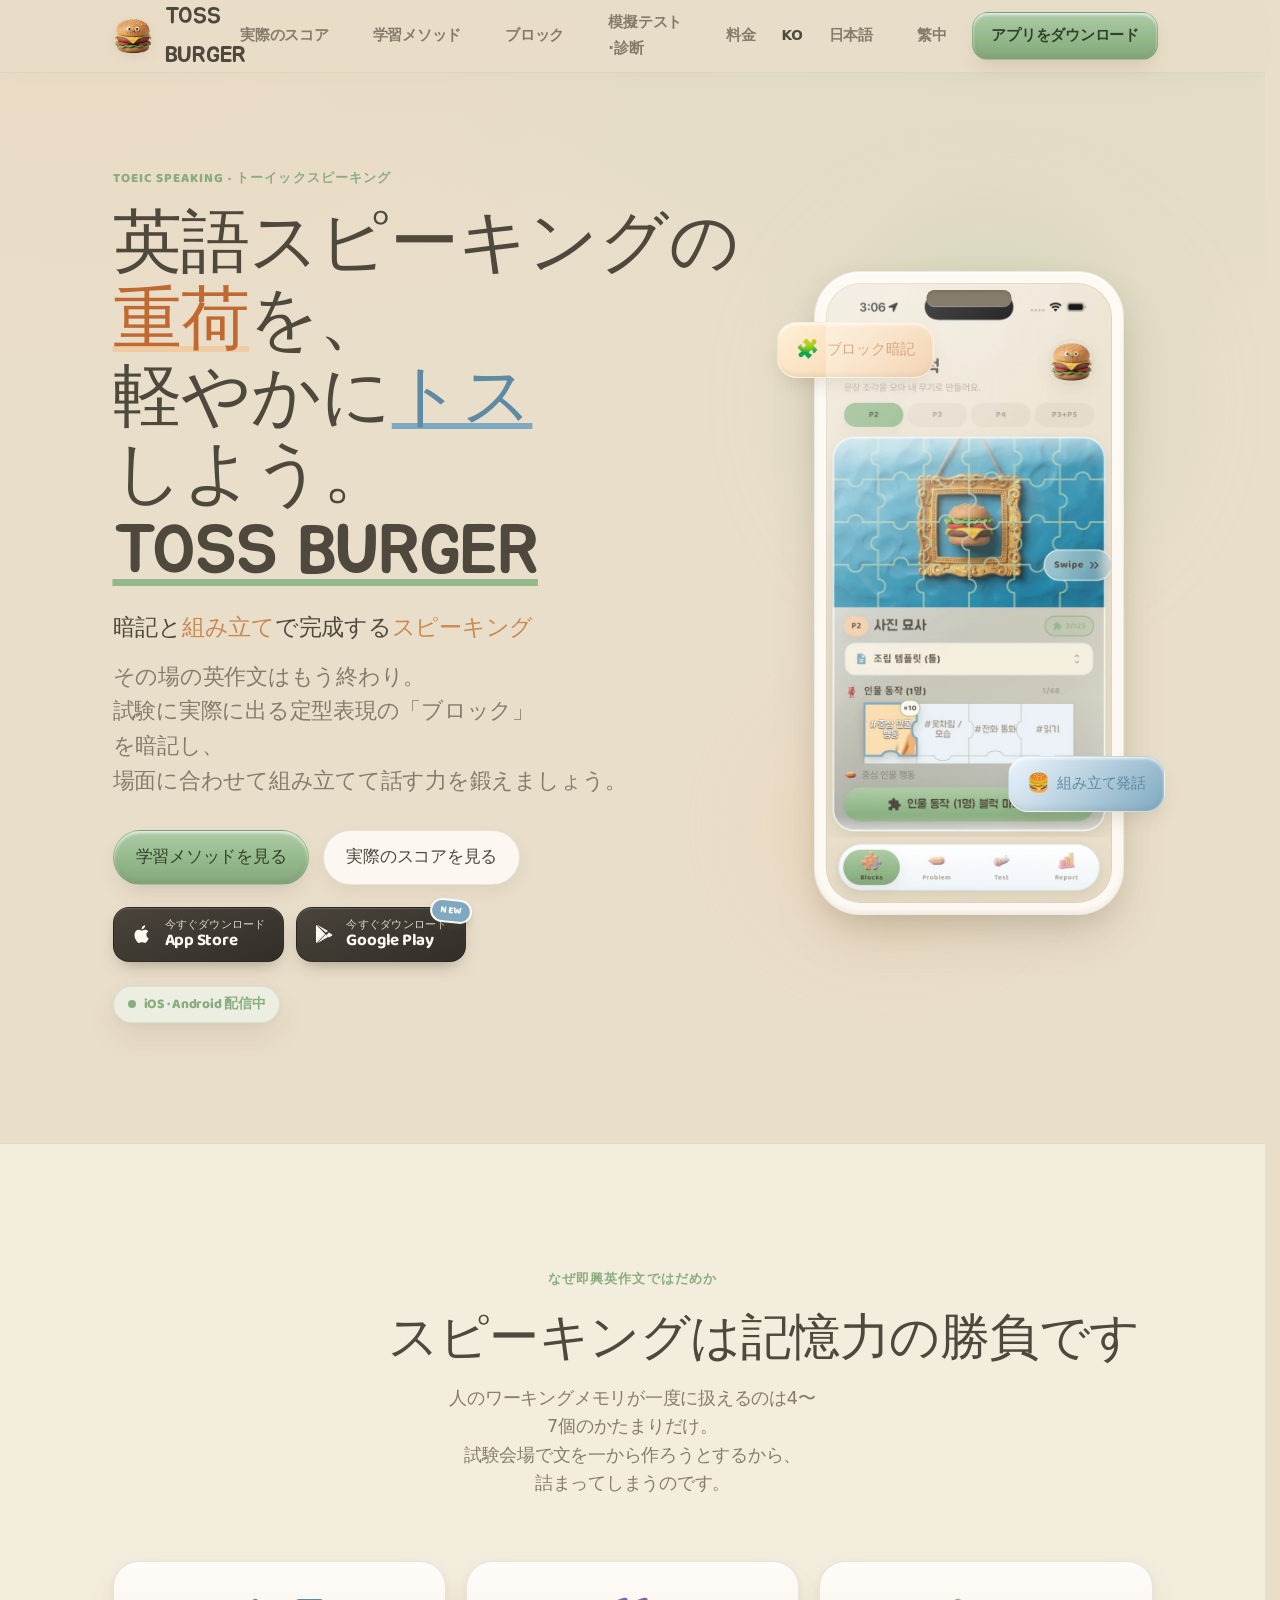
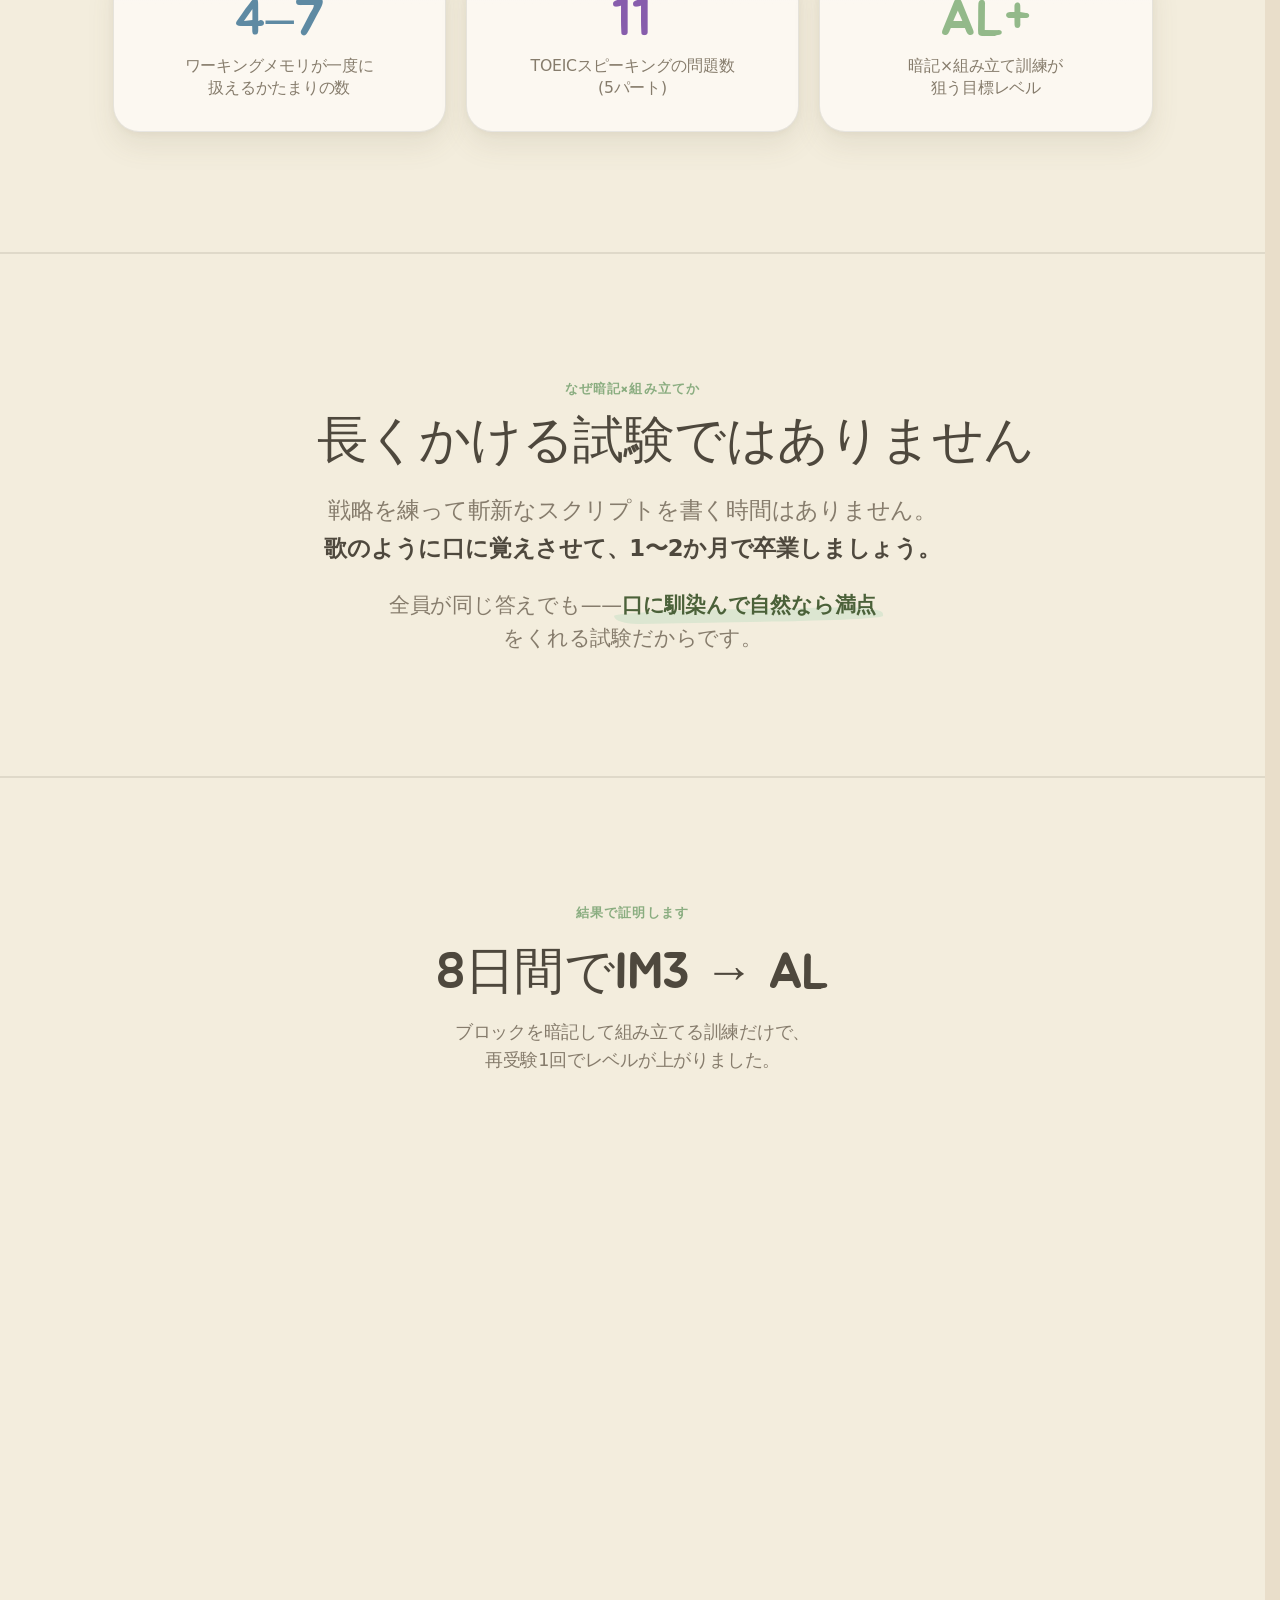
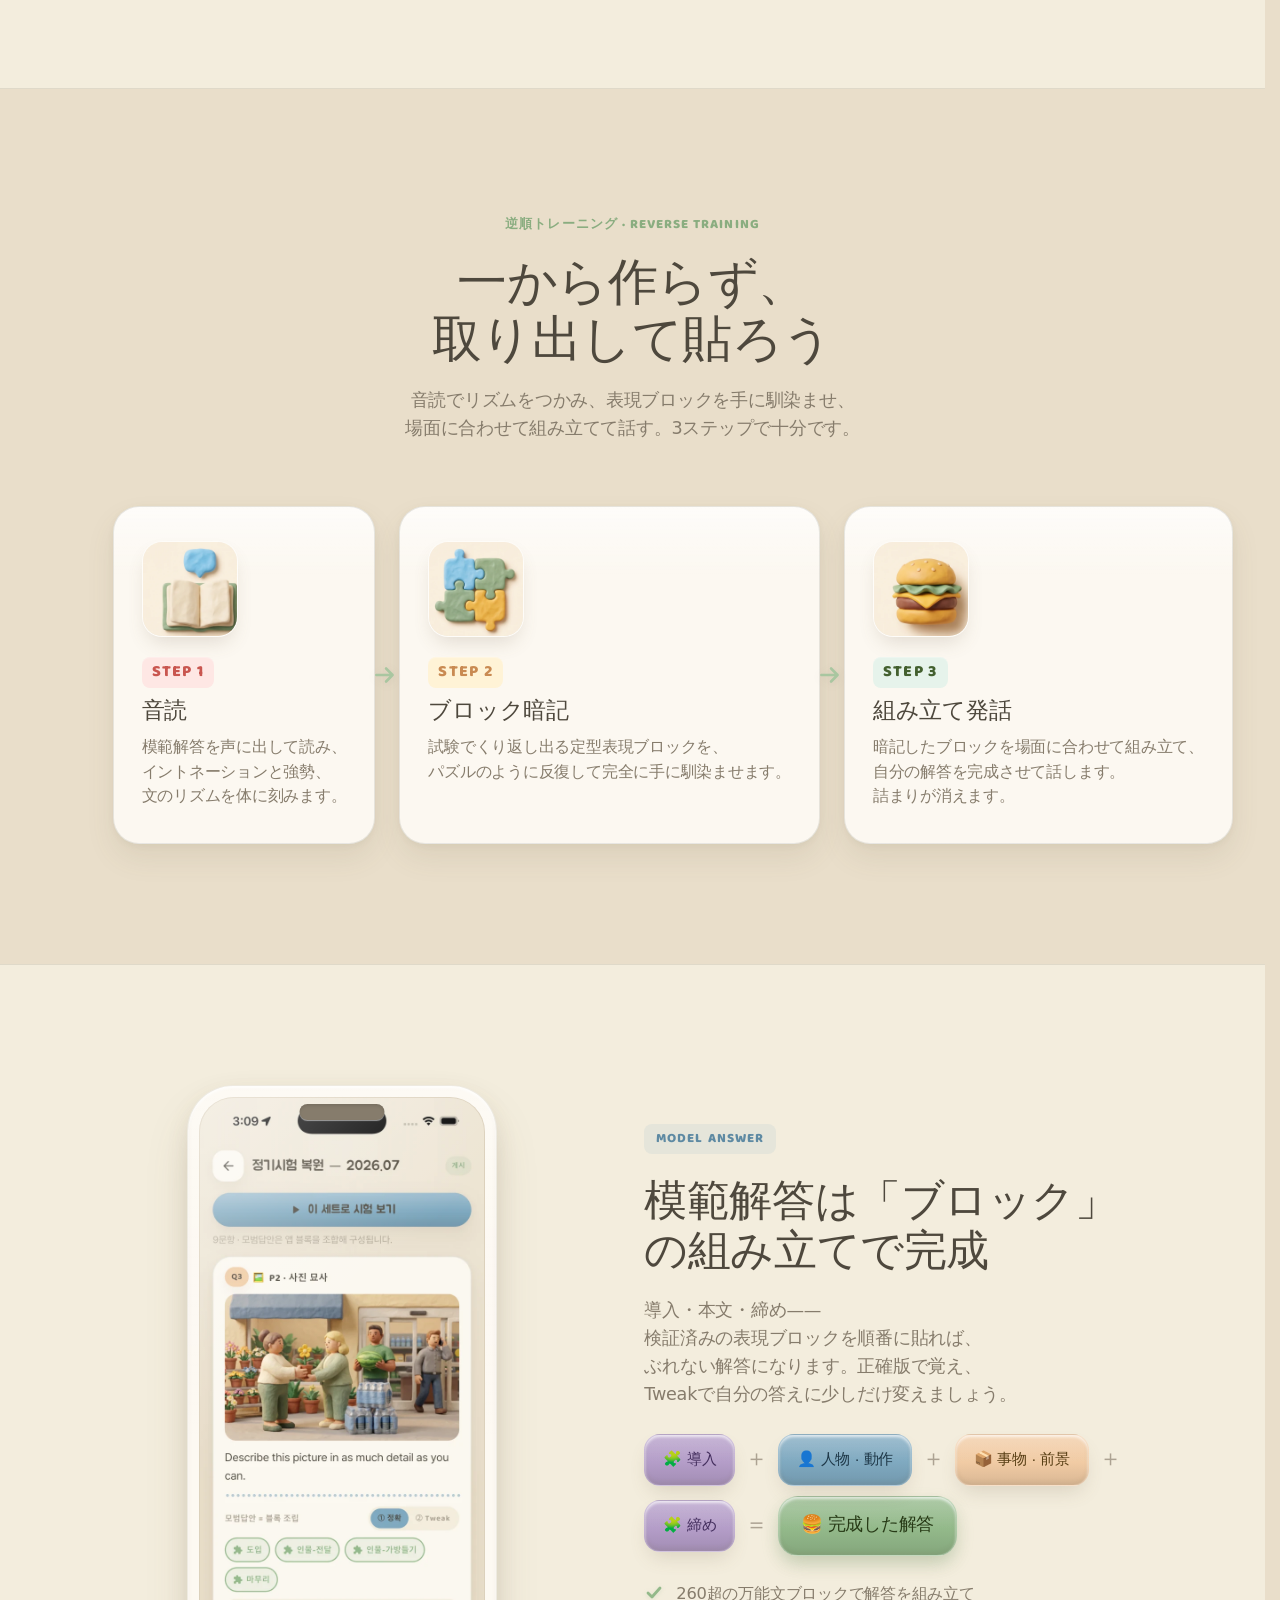
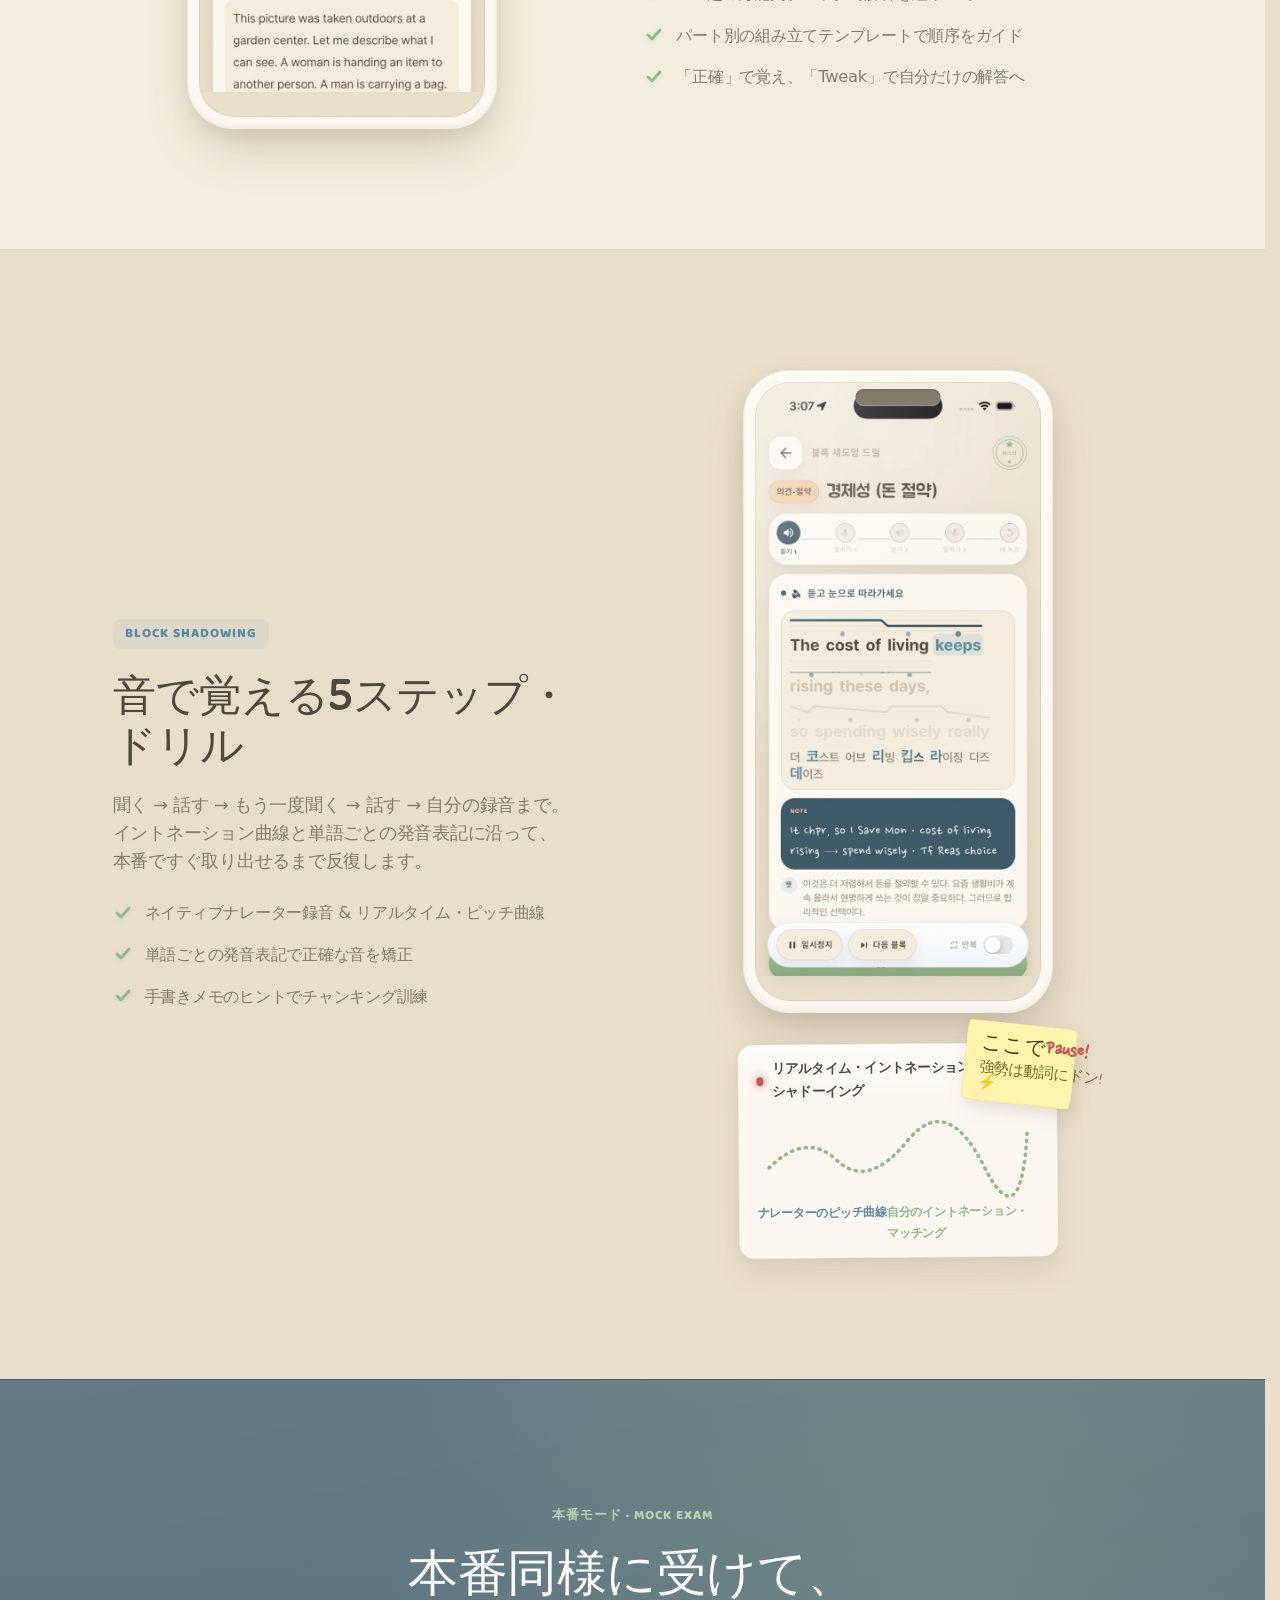
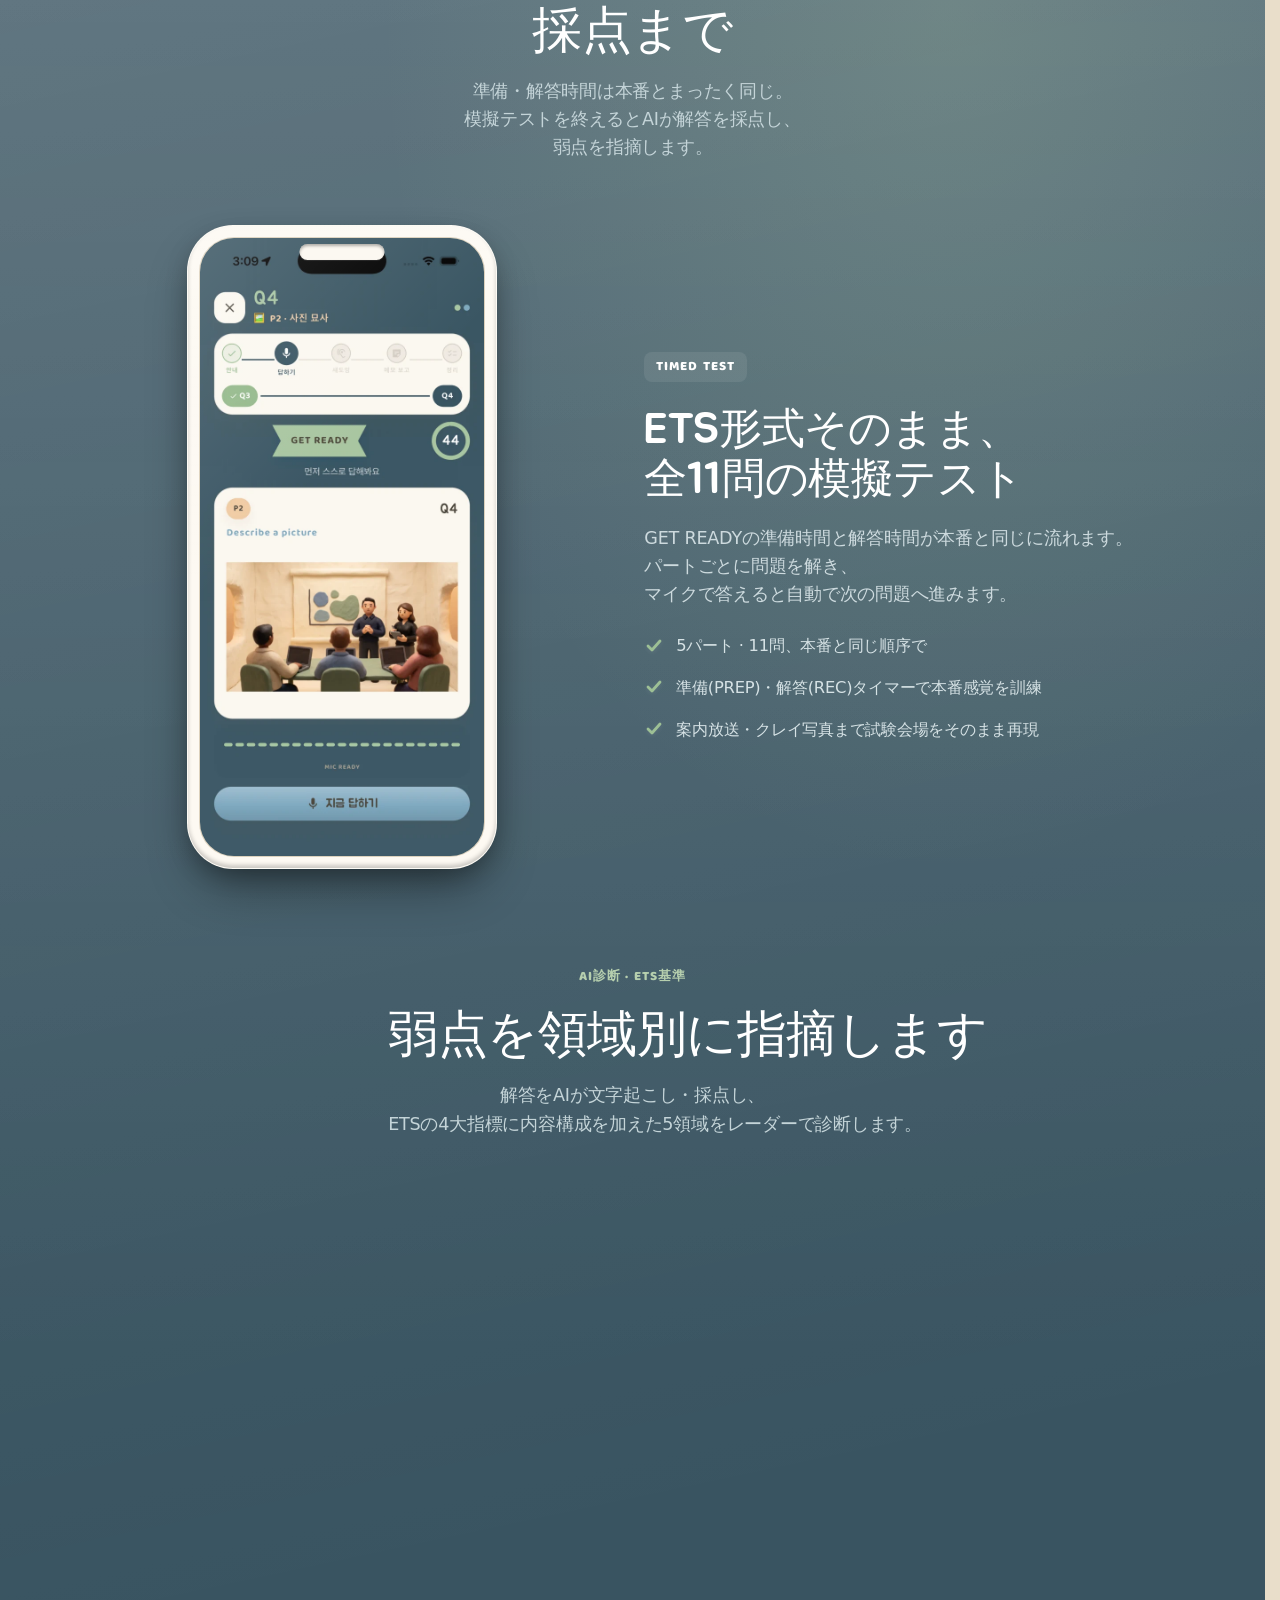
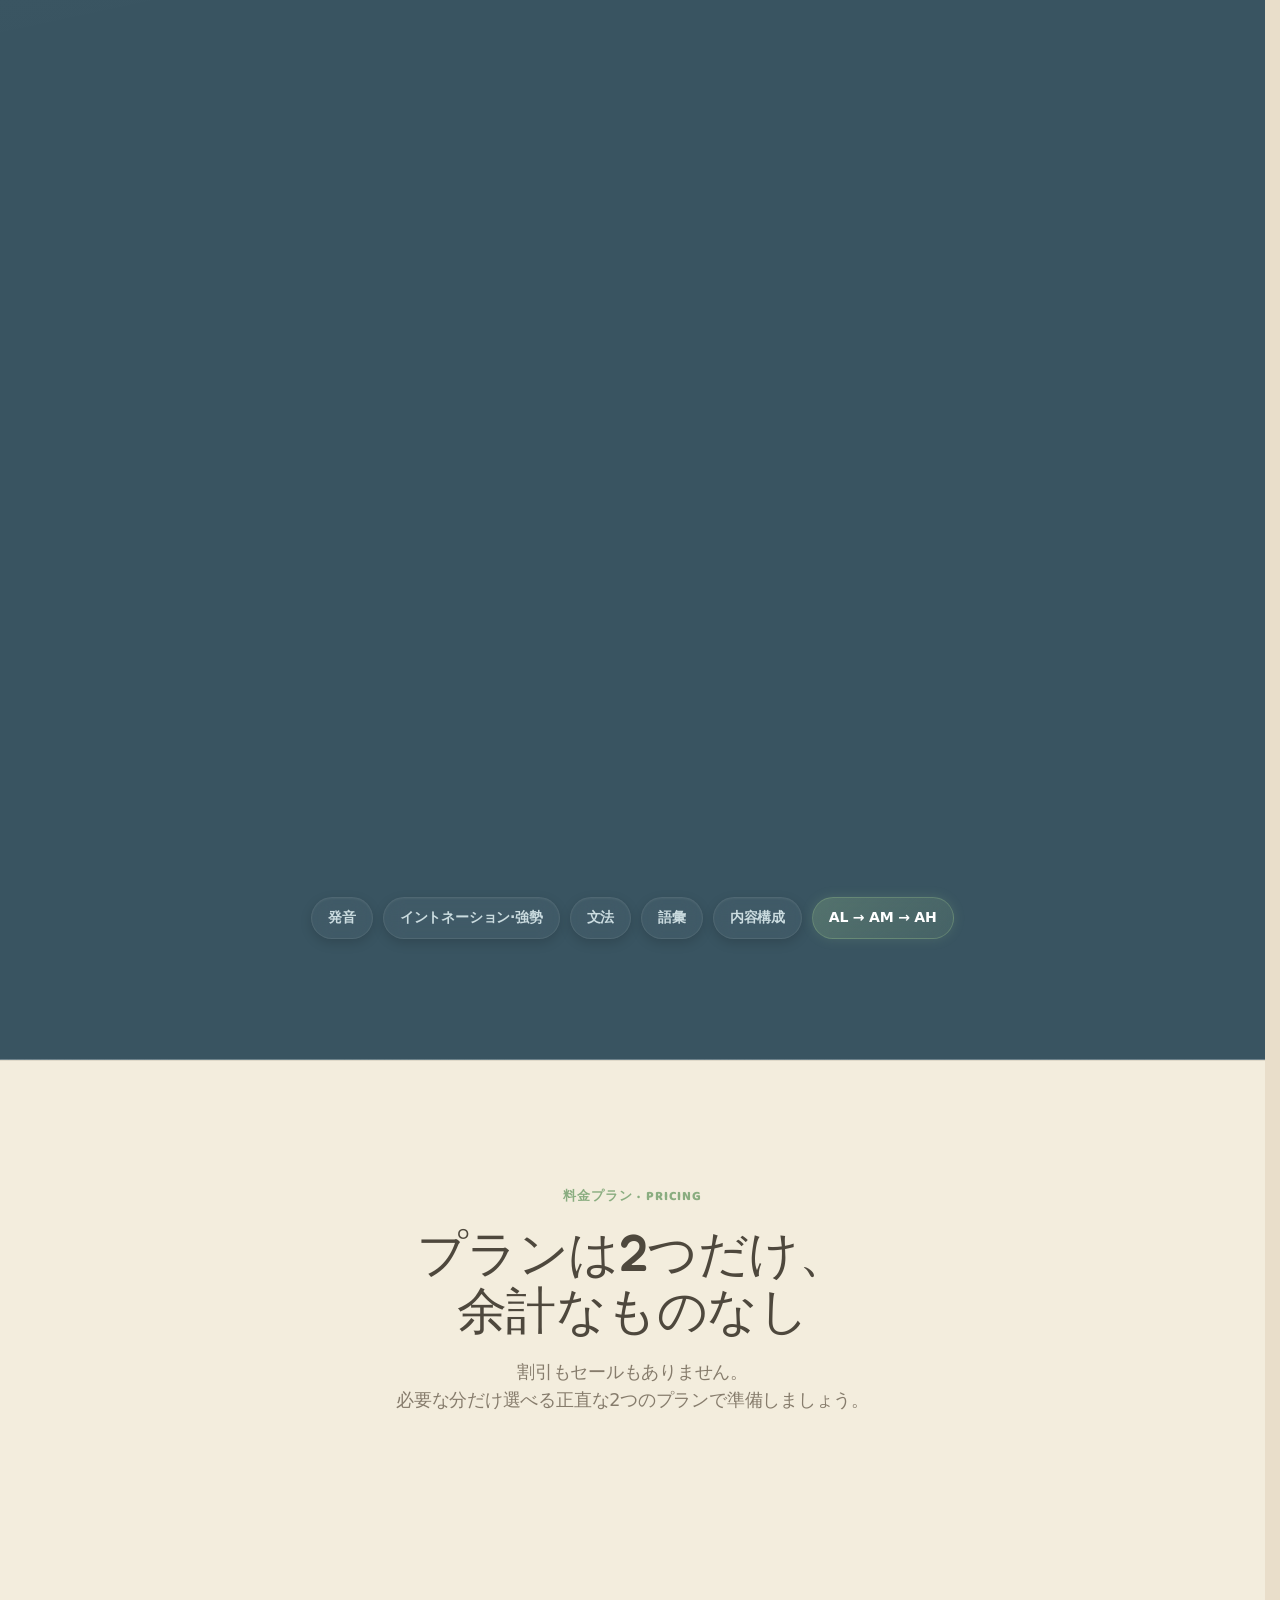
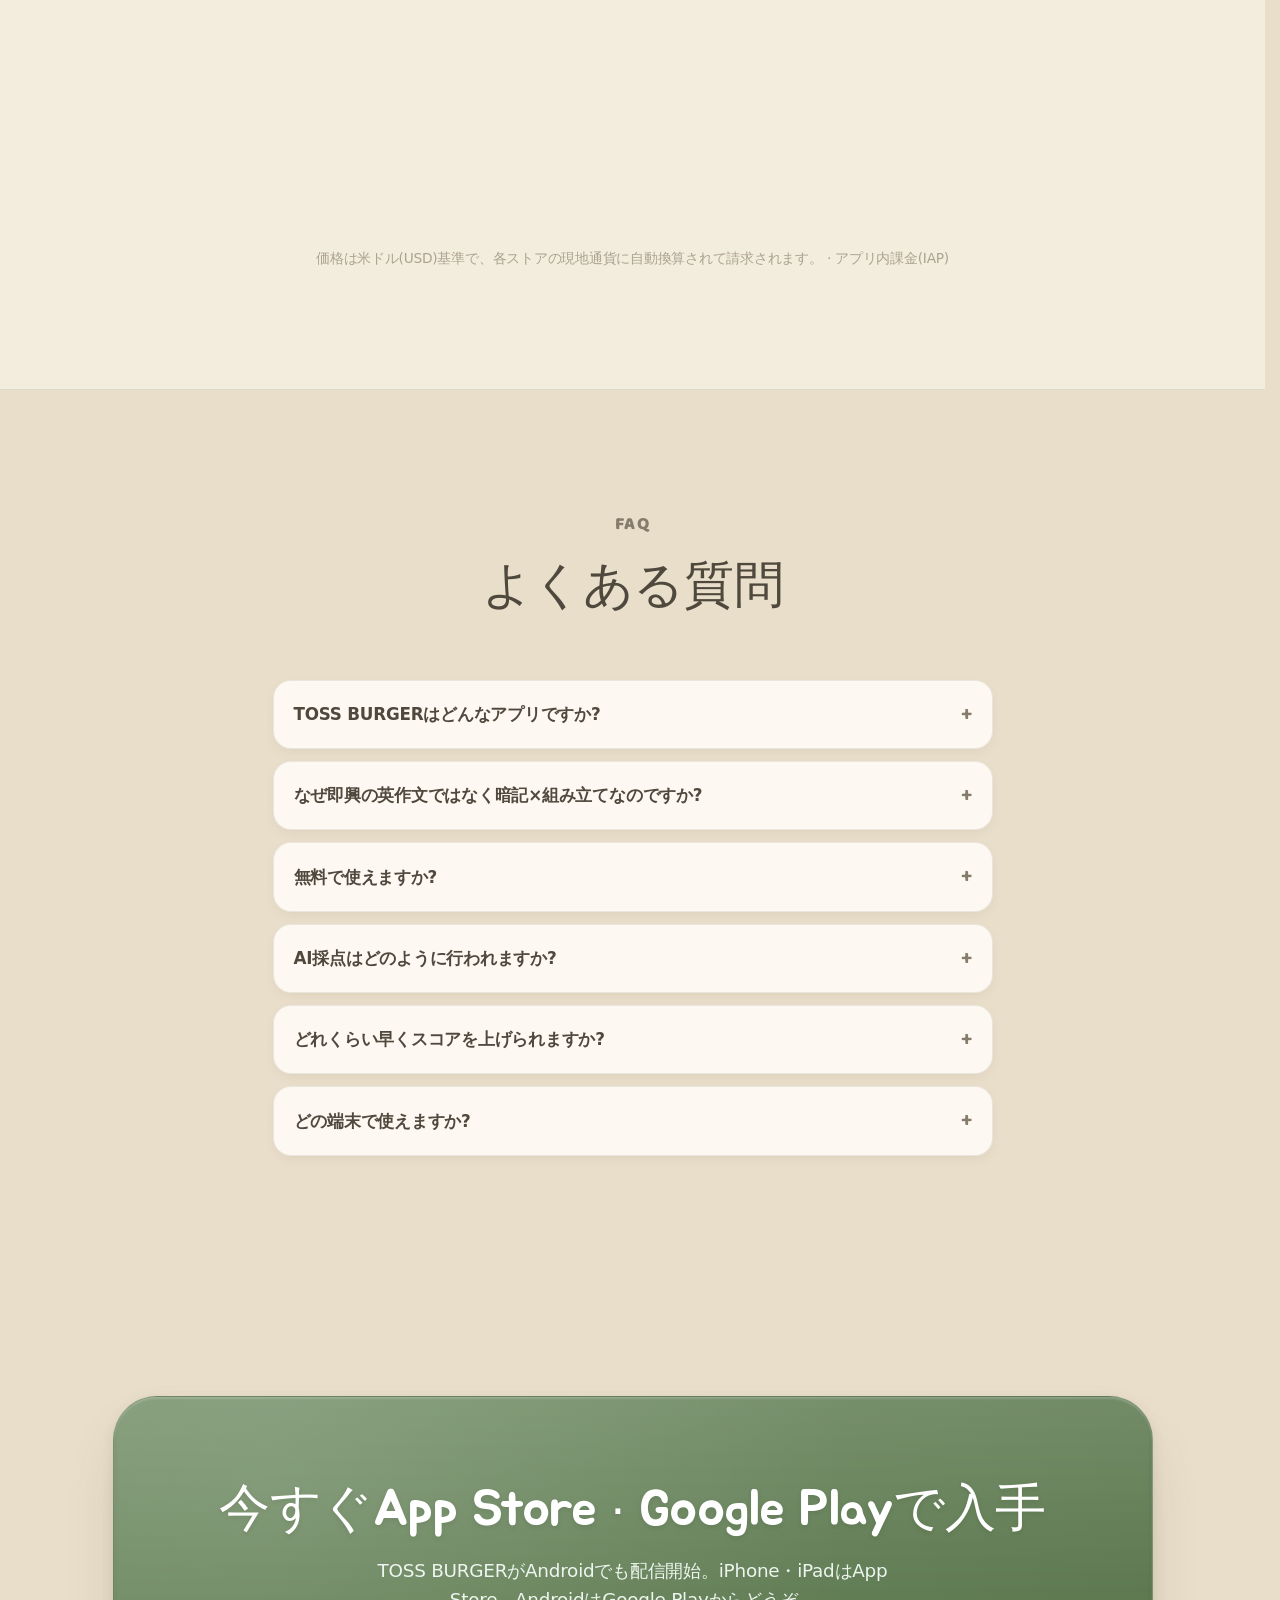
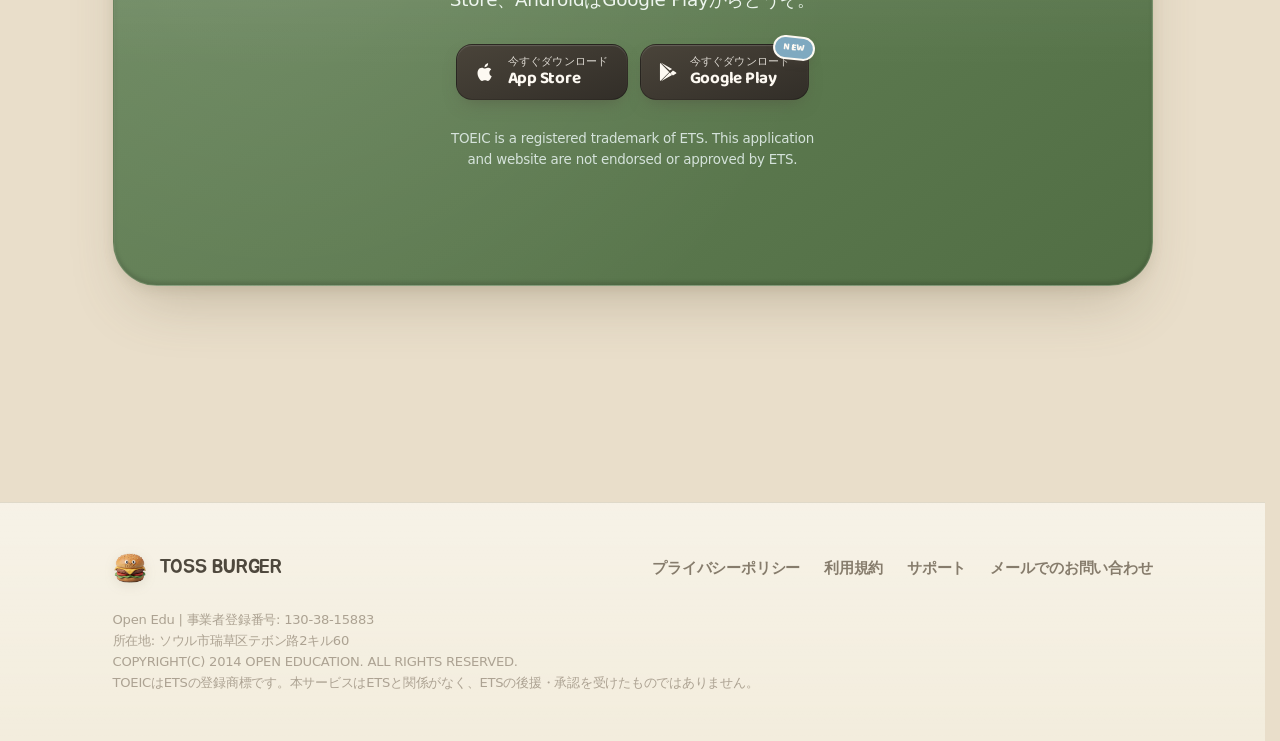
<file: ja/index.html>
<!DOCTYPE html>
<html lang="ja">
<head>
<meta charset="utf-8">
<meta name="viewport" content="width=device-width, initial-scale=1, viewport-fit=cover">
<title>TOSS BURGER — 暗記と組み立てで完成するTOEIC®スピーキング</title>
<meta name="description" content="TOSS BURGERは、試験に出る定型表現の「ブロック」を暗記し、組み立てて話すTOEIC Speakingトレーニングアプリです。ブロック・シャドーイング、本番形式の模擬テスト、ETS基準のAIレーダー診断まで。">
<meta name="color-scheme" content="light dark">
<meta name="theme-color" content="#e9e0cf" media="(prefers-color-scheme: light)">
<meta name="theme-color" content="#1b2b33" media="(prefers-color-scheme: dark)">
<meta property="og:title" content="TOSS BURGER — TOEICスピーキング「暗記×組み立て」トレーニング">
<meta property="og:description" content="その場の英作文はもう終わり。定型表現を暗記し、組み立てて話そう。ブロック・シャドーイング · 模擬テスト · AIレーダー診断。">
<meta property="og:type" content="website">
<meta property="og:url" content="https://tosburger.com/ja/">
<meta property="og:image" content="https://tosburger.com/assets/og.jpg">
<meta property="og:image:width" content="1200">
<meta property="og:image:height" content="630">
<meta property="og:locale" content="ja_JP">
<meta property="og:locale:alternate" content="ko_KR">
<meta property="og:locale:alternate" content="zh_TW">
<meta name="twitter:card" content="summary_large_image">
<link rel="canonical" href="https://tosburger.com/ja/">
<link rel="alternate" hreflang="ko" href="https://tosburger.com/">
<link rel="alternate" hreflang="ja" href="https://tosburger.com/ja/">
<link rel="alternate" hreflang="zh-Hant" href="https://tosburger.com/zh-hant/">
<link rel="alternate" hreflang="x-default" href="https://tosburger.com/">
<link rel="sitemap" type="application/xml" href="/sitemap.xml">
<script type="application/ld+json">
{
  "@context": "https://schema.org",
  "@graph": [
    {
      "@type": "Organization",
      "@id": "https://tosburger.com/#org",
      "name": "Open Edu",
      "url": "https://tosburger.com/",
      "logo": "https://tosburger.com/assets/logo.webp",
      "email": "tosburger.dev@gmail.com"
    },
    {
      "@type": "WebSite",
      "@id": "https://tosburger.com/#website",
      "url": "https://tosburger.com/",
      "name": "TOSS BURGER",
      "inLanguage": "ja",
      "publisher": { "@id": "https://tosburger.com/#org" }
    },
    {
      "@type": "MobileApplication",
      "@id": "https://tosburger.com/#app",
      "name": "TOSS BURGER — TOEICスピーキング・テンプレート訓練",
      "alternateName": "TOSS BURGER",
      "operatingSystem": "iOS, Android",
      "applicationCategory": "EducationApplication",
      "description": "試験でくり返し出る定型表現「ブロック」を暗記し、組み立てて話すTOEIC Speaking訓練アプリ。音読 → ブロック暗記 → 組み立て発話の3ステップ、本番形式の模擬テストとAI採点つき。",
      "installUrl": ["https://apps.apple.com/app/id6788353969", "https://play.google.com/store/apps/details?id=com.tosscombo.toss_combo"],
      "inLanguage": ["ko", "ja", "zh-Hant"],
      "publisher": { "@id": "https://tosburger.com/#org" },
      "offers": [
        { "@type": "Offer", "name": "TOSS BURGER Pro 1か月(自動更新)", "price": "10", "priceCurrency": "USD" },
        { "@type": "Offer", "name": "TOSS BURGER Pro 3か月(自動更新)", "price": "20", "priceCurrency": "USD" }
      ]
    },
    {
      "@type": "FAQPage",
      "@id": "https://tosburger.com/#faq",
      "inLanguage": "ja",
      "mainEntity": [
        {
          "@type": "Question",
          "name": "TOSS BURGERはどんなアプリですか?",
          "acceptedAnswer": { "@type": "Answer", "text": "TOSS BURGERはTOEIC Speakingのトレーニングアプリです。試験でくり返し出る定型表現「ブロック」を暗記し、場面に合わせて組み立てて話す方式で、音読 → ブロック暗記 → 組み立て発話の3ステップで練習します。" }
        },
        {
          "@type": "Question",
          "name": "なぜ即興の英作文ではなく暗記×組み立てなのですか?",
          "acceptedAnswer": { "@type": "Answer", "text": "人のワーキングメモリは一度に4〜7個のかたまりしか扱えず、試験会場で文を新しく作ると詰まりがちです。あらかじめ暗記した表現ブロックを取り出して組み立てれば、詰まらずに答えられます。" }
        },
        {
          "@type": "Question",
          "name": "無料で使えますか?",
          "acceptedAnswer": { "@type": "Answer", "text": "無料で学習を始められ、AI採点はログイン後にご利用いただけます。全ブロックの解放、無制限の練習、AI採点はProサブスクリプション(1か月 US$10 / 3か月 US$20、アプリ内課金)で提供されます。" }
        },
        {
          "@type": "Question",
          "name": "AI採点はどのように行われますか?",
          "acceptedAnswer": { "@type": "Answer", "text": "本番形式の模擬テストで解答を録音するとAIが文字起こし・採点し、ETSの4大指標(発音・イントネーションと強勢・文法・語彙)に内容構成を加えた5領域を0–3点のレーダーで診断し、弱点を指摘します。" }
        },
        {
          "@type": "Question",
          "name": "どれくらい早くスコアを上げられますか?",
          "acceptedAnswer": { "@type": "Answer", "text": "実例として、ある受験者はアプリ使用8日でIM3(130点)からAL(160点)に上がりました。ただし学習効果は元の実力と学習量により異なり、特定のスコアを保証するものではありません。" }
        },
        {
          "@type": "Question",
          "name": "どの端末で使えますか?",
          "acceptedAnswer": { "@type": "Answer", "text": "iOS(App Store)とAndroid(Google Play)の両方で配信中です。iPhone・iPadはApp Store、AndroidスマホはGoogle Playからダウンロードできます。" }
        }
      ]
    }
  ]
}
</script>
<link rel="icon" type="image/webp" href="/assets/logo.webp">
<link rel="preconnect" href="https://fonts.googleapis.com">
<link rel="preconnect" href="https://fonts.gstatic.com" crossorigin>
<link rel="stylesheet" href="https://fonts.googleapis.com/css2?family=Jua&family=Baloo+2:wght@500;700;800&family=Nanum+Pen+Script&display=swap">
<link rel="stylesheet" href="/style.css">
<style>
  /* ---- Landing-Only Visual Enhancements (Extending style.css) ---- */
  section { padding-block: clamp(64px, 10vw, 120px); position: relative; }
  
  /* Section Header Styling */
  .sec-head { text-align: center; max-width: 48ch; margin: 0 auto clamp(36px, 6vw, 64px); }
  .sec-head .eyebrow { margin-bottom: 8px; }
  .sec-head h2 { font-size: clamp(2rem, 5vw, 3.1rem); margin: 12px 0 16px; color: var(--ink); }
  .sec-head p { color: var(--ink-soft); font-size: 1.1rem; line-height: 1.6; }

  /* ---- Clay Device Mockup ---- */
  .device { 
    position: relative; 
    margin-inline: auto; 
    width: min(310px, 78vw); 
    padding: 11px; 
    border-radius: 46px;
    background: var(--paper-hi); 
    background-image: var(--clay-gloss);
    box-shadow: 
      0 25px 50px -12px rgba(110, 95, 69, 0.25),
      0 8px 24px -4px rgba(110, 95, 69, 0.15),
      inset 0 2px 3px rgba(255, 255, 255, 0.8),
      inset 0 -3px 4px rgba(110, 95, 69, 0.08); 
    border: 1px solid rgba(110, 95, 69, 0.1);
    transition: transform 0.3s var(--ease-playful);
  }
  .device:hover {
    transform: scale(1.025) translateY(-4px);
  }
  /* Physical Bezel Highlight & Dynamic Island */
  .device::before { 
    content: ""; 
    position: absolute; 
    top: 18px; 
    left: 50%; 
    translate: -50% 0; 
    width: 85px; 
    height: 16px; 
    border-radius: 20px; 
    background: var(--ink-soft); 
    z-index: 10; 
    box-shadow: inset 0 2px 3px rgba(0,0,0,0.1), 0 1px 1px rgba(255,255,255,0.5); 
  }
  /* Glare Sweep Overlay */
  .device::after {
    content: "";
    position: absolute;
    inset: 11px;
    border-radius: 35px;
    background: linear-gradient(135deg, rgba(255, 255, 255, 0.4) 0%, rgba(255, 255, 255, 0) 40%, transparent 40.1%);
    pointer-events: none;
    z-index: 8;
  }
  .device img { 
    width: 100%; 
    height: auto; 
    border-radius: 35px; 
    display: block; 
    background: var(--cream);
    border: 1.5px solid rgba(110, 95, 69, 0.1);
  }
  .device.float { animation: float-device 7s ease-in-out infinite; }
  
  @media (prefers-reduced-motion: reduce) { 
    .device.float, .chip-float, .pitch-dot, .wave-teacher, .wave-learner { animation: none !important; } 
  }
  
  @keyframes float-device { 
    0%, 100% { transform: translateY(0) rotate(-1.5deg); } 
    50% { transform: translateY(-12px) rotate(-1.5deg); } 
  }

  /* ---- Hero Layout & Interactive Styling ---- */
  .hero { padding-top: clamp(40px, 7vw, 92px); }
  .hero-grid { display: grid; grid-template-columns: 1.05fr .95fr; gap: clamp(24px, 5vw, 64px); align-items: center; }
  .hero h1 { font-size: clamp(2.45rem, 6.8vw, 4.3rem); margin: 16px 0 20px; line-height: 1.12; color: var(--ink); }
  
  /* Responsive line breaks */
  @media (max-width: 640px) {
    .br-web { display: none; }
  }

  /* Custom Clay Highlight Underlines */
  .hl-burger {
    color: #c06930;
    text-decoration: underline;
    text-decoration-color: var(--cheese);
    text-underline-offset: 4px;
    text-decoration-thickness: 6px;
    display: inline-block;
  }
  .hl-toss {
    color: var(--tomato-dark);
    text-decoration: underline;
    text-decoration-color: var(--tomato);
    text-underline-offset: 4px;
    text-decoration-thickness: 6px;
    display: inline-block;
  }
  .hl-brand {
    color: var(--ink);
    text-decoration: underline;
    text-decoration-color: var(--lettuce);
    text-underline-offset: 6px;
    text-decoration-thickness: 7px;
    display: inline-block;
  }
  @media (prefers-color-scheme: dark) {
    .hl-burger { color: var(--cheese-dark); text-decoration-color: rgba(241, 203, 164, 0.4); }
    .hl-toss { color: var(--tomato); text-decoration-color: rgba(127, 169, 192, 0.4); }
    .hl-brand { text-decoration-color: rgba(147, 185, 138, 0.4); }
  }

  /* Dynamic Hand-molded Clay Highlighter */
  .hero h1 .hl { 
    color: #4b6139; 
    position: relative; 
    white-space: nowrap; 
    z-index: 1;
    display: inline-block;
  }
  .hero h1 .hl::after { 
    content: ""; 
    position: absolute; 
    left: -4%; 
    right: -4%; 
    bottom: -2px; 
    height: 16px; 
    background: var(--sage-soft); 
    border-radius: 50% 15% 45% 10% / 40% 60% 30% 70%; 
    z-index: -1; 
    transform: rotate(-1.2deg);
    opacity: 0.9; 
  }
  
  /* Brand slogan — the 버거움/토스 wordplay, sits between h1 and the lead */
  .hero p.slogan {
    font-family: "Jua", sans-serif;
    font-size: clamp(1.12rem, 2.5vw, 1.45rem);
    color: var(--ink);
    line-height: 1.5;
    margin: 0 0 14px;
    max-width: 34ch;
  }
  .hero p.slogan .pun { color: var(--cheese-dark); }
  .hero p.slogan .brand { color: var(--tomato-dark); }
  .hero p.lead { font-size: clamp(1.1rem, 2.4vw, 1.35rem); color: var(--ink-soft); max-width: 36ch; line-height: 1.6; }
  .hero .cta { display: flex; flex-wrap: wrap; gap: 14px; margin-top: 32px; }
  .hero .note { margin-top: 24px; }
  .hero .fig { position: relative; }
  
  /* Decorative Backdrop blur blobs */
  .blob { position: absolute; z-index: -1; filter: blur(54px); border-radius: 50%; pointer-events: none; }
  .blob.a { width: 340px; height: 340px; background: color-mix(in srgb, var(--sage) 55%, transparent); top: -40px; right: -20px; opacity: 0.5; }
  .blob.b { width: 260px; height: 240px; background: color-mix(in srgb, var(--cheese) 65%, transparent); bottom: -30px; left: -40px; opacity: 0.45; }
  
  /* Volumetric 3D Floating Sticker Badges */
  .chip-float { 
    position: absolute; 
    font-family: "Jua", sans-serif;
    font-size: 0.95rem; 
    padding: 11px 18px; 
    border-radius: var(--radius-md); 
    color: var(--ink);
    box-shadow: var(--clay-shadow); 
    border: 1px solid rgba(255, 255, 255, 0.4); 
    display: inline-flex; 
    align-items: center; 
    gap: 8px; 
    z-index: 5;
    user-select: none;
    transition: transform 0.2s var(--ease-playful);
  }
  .chip-float:hover {
    transform: scale(1.15) rotate(1.5deg);
  }
  .chip-float .pz { font-size: 1.15rem; }
  .chip-float.c1 { 
    background: linear-gradient(135deg, #FFF0D4 0%, var(--cheese) 100%); 
    color: var(--cheese-dark); 
    top: 8%; left: -8%; 
    animation: float-sticker-1 5s ease-in-out infinite;
  }
  .chip-float.c2 { 
    background: linear-gradient(135deg, #ECF5FC 0%, var(--tomato) 100%); 
    color: var(--tomato-dark); 
    bottom: 16%; right: -9%; 
    animation: float-sticker-2 6s ease-in-out infinite;
  }
  
  @keyframes float-sticker-1 { 
    0%, 100% { transform: translateY(0) rotate(1.5deg); } 
    50% { transform: translateY(-8px) rotate(-1.5deg); } 
  }
  @keyframes float-sticker-2 { 
    0%, 100% { transform: translateY(0) rotate(-2.5deg); } 
    50% { transform: translateY(-10px) rotate(1deg); } 
  }

  @media (max-width: 820px) {
    .hero-grid { grid-template-columns: 1fr; text-align: center; }
    .hero p.lead { margin-inline: auto; }
    .hero .cta, .hero .note { justify-content: center; }
    .hero .fig { margin-top: 36px; }
    .chip-float.c1 { left: 4%; } .chip-float.c2 { right: 4%; }
  }

  /* ---- Problem Band Stat Cards ---- */
  .band { background: var(--paper); border-block: 1px solid var(--line); }
  .stat-row { display: grid; grid-template-columns: repeat(3, 1fr); gap: 20px; text-align: center; }
  .stat { 
    background: var(--card); 
    border: 1px solid var(--line); 
    border-radius: var(--radius); 
    padding: 32px 20px; 
    box-shadow: var(--card-shadow); 
    background-image: linear-gradient(180deg, rgba(255,255,255,0.6) 0%, rgba(255,255,255,0) 25%);
    transition: transform 0.25s var(--ease-playful), box-shadow 0.25s ease;
  }
  .stat:hover {
    transform: translateY(-6px) scale(1.02);
    box-shadow: 0 20px 40px -12px rgba(110, 95, 69, 0.22), inset 0 2px 3px rgba(255,255,255,0.8);
  }
  .stat .n { 
    font-family: "Jua", sans-serif; 
    font-size: clamp(2.3rem, 5.2vw, 3.2rem); 
    font-variant-numeric: tabular-nums; 
    line-height: 1;
  }
  /* Color differentiation based on app Metaphors */
  .stat:nth-child(1) .n { color: var(--tomato-dark); }
  .stat:nth-child(2) .n { color: var(--onion-dark); }
  .stat:nth-child(3) .n { color: var(--lettuce); }
  .stat .l { color: var(--ink-soft); font-size: 0.98rem; margin-top: 10px; line-height: 1.4; font-weight: 500; }
  @media (max-width: 620px) { .stat-row { grid-template-columns: 1fr; gap: 14px; } }

  /* ---- Method Reverse-Training Steps ---- */
  .steps { display: grid; grid-template-columns: repeat(3, 1fr); gap: 24px; }
  .step { 
    position: relative; 
    background: var(--card); 
    border: 1px solid var(--line); 
    border-radius: var(--radius); 
    padding: 34px 28px; 
    box-shadow: var(--card-shadow); 
    background-image: linear-gradient(180deg, rgba(255,255,255,0.6) 0%, rgba(255,255,255,0) 20%);
    transition: transform 0.25s var(--ease-playful), box-shadow 0.25s ease;
  }
  .step:hover {
    transform: translateY(-8px) rotate(0.5deg);
    box-shadow: 0 22px 44px -14px rgba(110, 95, 69, 0.25), inset 0 2px 3px rgba(255,255,255,0.8);
  }
  .step-ico { 
    width: 96px; height: 96px; 
    border-radius: var(--radius-md); 
    background: var(--paper-hi); 
    object-fit: cover; 
    margin-bottom: 20px; 
    box-shadow: var(--clay-shadow); 
    border: 1.5px solid rgba(255,255,255,0.5);
    transition: transform 0.3s ease;
  }
  .step:hover .step-ico {
    transform: scale(1.08) rotate(-2deg);
  }
  .step-n { 
    display: inline-block;
    font-family: "Baloo 2", sans-serif;
    font-weight: 800; 
    letter-spacing: 0.08em; 
    font-size: 0.8rem; 
    padding: 3px 10px;
    border-radius: 8px;
    box-shadow: inset 0 1px 1px rgba(255,255,255,0.3);
  }
  .step:nth-child(1) .step-n { background: #FEE7E4; color: var(--alert); }
  .step:nth-child(2) .step-n { background: #FFF3D6; color: var(--cheese-dark); }
  .step:nth-child(3) .step-n { background: #E6F3EB; color: #43602f; }
  
  .step h3 { font-size: 1.45rem; margin: 10px 0 10px; color: var(--ink); }
  .step p { color: var(--ink-soft); font-size: 1rem; line-height: 1.55; }
  .step .arrow { position: absolute; top: 50%; right: -24px; translate: 0 -50%; color: var(--sage); z-index: 5; filter: drop-shadow(0 2px 4px rgba(78,72,61,0.1)); }
  @media (max-width: 760px) { .steps { grid-template-columns: 1fr; gap: 16px; } .step .arrow { display: none; } }

  /* ---- Feature Structure & Modular Layouts ---- */
  .feature { display: grid; grid-template-columns: .95fr 1.05fr; gap: clamp(32px, 6vw, 72px); align-items: center; }
  .feature.rev .fig { order: 2; }
  .feature .tag { 
    display: inline-block;
    font-family: "Baloo 2", sans-serif;
    font-weight: 800; 
    letter-spacing: 0.08em; 
    text-transform: uppercase; 
    font-size: 0.82rem; 
    color: var(--tomato-dark); 
    background: rgba(127, 169, 192, 0.12);
    padding: 4px 12px;
    border-radius: 8px;
    margin-bottom: 12px;
  }
  .feature h2 { font-size: clamp(1.8rem, 4.5vw, 2.7rem); margin: 12px 0 18px; color: var(--ink); }
  .feature p.lead { color: var(--ink-soft); font-size: 1.1rem; line-height: 1.6; }
  .feature ul { list-style: none; padding: 0; margin: 24px 0 0; display: grid; gap: 14px; }
  .feature li { display: flex; gap: 12px; align-items: flex-start; font-size: 1.02rem; color: var(--ink-soft); }
  .feature li svg { flex: none; margin-top: 3.5px; filter: drop-shadow(0 1.5px 2px rgba(147,185,138,0.25)); }
  @media (max-width: 820px) { .feature { grid-template-columns: 1fr; } .feature.rev .fig { order: 0; } }

  /* ---- Modular Block Interlocking Puzzle Assembly ---- */
  .assemble { display: flex; flex-wrap: wrap; align-items: center; gap: 10px; margin: 26px 0 6px; }
  .assemble .blk { 
    font-family: "Jua", sans-serif; 
    font-size: 0.95rem; 
    padding: 12px 18px; 
    border-radius: var(--radius-sm); 
    color: var(--ink); 
    box-shadow: var(--clay-shadow); 
    border: 1.5px solid rgba(255, 255, 255, 0.2); 
    position: relative;
    user-select: none;
    transition: transform 0.2s var(--ease-playful);
  }
  .assemble .blk:hover {
    transform: translateY(-2px) scale(1.05);
  }
  /* Specific claymatic gradients mimicking physical clay */
  .assemble .blk.bg-onion { background-image: var(--clay-gloss), var(--clay-onion); color: #432E5D; }
  .assemble .blk.bg-tomato { background-image: var(--clay-gloss), var(--clay-tomato); color: #1E3747; }
  .assemble .blk.bg-cheese { background-image: var(--clay-gloss), var(--clay-cheese); color: #583F15; }
  
  .assemble .plus, .assemble .eq { 
    font-family: "Jua", sans-serif; 
    font-size: 1.45rem; 
    color: var(--ink-muted); 
    user-select: none;
  }
  .assemble .ans { 
    font-family: "Jua", sans-serif; 
    font-size: 1.1rem; 
    padding: 14px 22px; 
    border-radius: var(--radius-md); 
    background-image: var(--clay-gloss), var(--clay-lettuce); 
    color: #273A16; 
    box-shadow: 0 8px 16px rgba(147, 185, 138, 0.3), var(--clay-shadow); 
    border: 1.5px solid rgba(255,255,255,0.25);
    transition: transform 0.2s var(--ease-playful);
  }
  .assemble .ans:hover {
    transform: translateY(-3px) rotate(2deg) scale(1.06);
  }

  /* ---- Interactive Real-Time Pitch Wave & Scribble Note ---- */
  .pitch-container { 
    position: relative; 
    margin-top: 30px; 
    width: 100%; 
    max-width: 320px; 
    margin-inline: auto; 
    transform: rotate(-0.5deg);
  }
  .pitch-wave-card { 
    background: var(--card); 
    border-radius: var(--radius-sm); 
    border: 1.5px solid var(--line); 
    padding: 14px 18px; 
    box-shadow: var(--card-shadow); 
    background-image: linear-gradient(180deg, rgba(255,255,255,0.6) 0%, rgba(255,255,255,0) 25%);
  }
  .pitch-header { display: flex; align-items: center; gap: 8px; margin-bottom: 10px; }
  .pitch-dot { 
    width: 9px; height: 9px; 
    background: var(--alert); 
    border-radius: 50%; 
    box-shadow: 0 0 8px var(--alert);
    animation: pulse-dot 1.5s infinite ease-in-out; 
  }
  .pitch-title { font-size: 0.84rem; font-weight: 800; color: var(--ink); font-family: "Baloo 2", sans-serif; letter-spacing: 0.02em; }
  .pitch-svg { width: 100%; height: auto; overflow: visible; }
  
  /* Accent path draw animation */
  .wave-teacher { 
    stroke-dasharray: 400; 
    stroke-dashoffset: 400; 
    animation: draw-wave 4.5s ease-in-out infinite alternate; 
  }
  .wave-learner { 
    stroke-dasharray: 1 5; 
    animation: draw-learner 4.5s ease-in-out infinite alternate; 
  }
  @keyframes draw-wave { to { stroke-dashoffset: 0; } }
  @keyframes draw-learner { 0% { opacity: 0; } 20% { opacity: 1; } 100% { opacity: 1; } }
  
  .pitch-tags { display: flex; justify-content: space-between; margin-top: 10px; font-size: 0.75rem; font-weight: 700; }
  .tag-teacher { color: var(--tomato-dark); }
  .tag-learner { color: var(--lettuce); }
  
  /* Beautiful Post-it Notepad with Handwriting Script */
  .memo-note { 
    position: absolute; 
    top: -24px; right: -28px; 
    background: #FEF4AC; 
    box-shadow: 4px 8px 18px rgba(110, 95, 69, 0.16); 
    border: 1px solid rgba(110, 95, 69, 0.08); 
    padding: 11px 15px; 
    border-radius: 3px 18px 4px 22px / 14px 4px 18px 4px; 
    transform: rotate(6.5deg) scale(0.95); 
    transform-origin: top left; 
    z-index: 10; 
    width: 116px; 
    user-select: none;
    transition: transform 0.25s var(--ease-playful);
  }
  .memo-note:hover { transform: rotate(3deg) scale(1.06); }
  .memo-text { font-family: "Nanum Pen Script", cursive; font-size: 1.35rem; color: #433D14; line-height: 1.15; }
  .memo-text span { color: var(--alert); font-weight: 700; }
  .memo-sub { font-family: "Nanum Pen Script", cursive; font-size: 1rem; color: #736829; margin-top: 4px; line-height: 1; }

  /* ---- Deep Midnight Stage ( 실전 & AI 진단 ) ---- */
  .stage { 
    position: relative; 
    color: #eaf1f2; 
    background: var(--slate-deep);
    background-image: var(--clay-gloss), linear-gradient(168deg, rgba(255,255,255,0.1) 0%, rgba(255,255,255,0) 60%);
    overflow: hidden; 
    border-top: 1px solid rgba(255,255,255,0.06);
    border-bottom: 1px solid rgba(255,255,255,0.06);
  }
  /* Luminous atmospheric glowing backdrop */
  .stage::before { 
    content: ""; 
    position: absolute; 
    inset: 0; 
    background: radial-gradient(75% 50% at 75% 8%, color-mix(in srgb, var(--sage) 22%, transparent), transparent 60%); 
    pointer-events: none; 
  }
  .stage .wrap { position: relative; }
  .stage .eyebrow { color: color-mix(in srgb, var(--sage) 85%, #fff); }
  .stage .sec-head h2 { color: #fff; }
  .stage .sec-head p { color: #c4d4d8; }
  .stage .tag { color: #fff; background: rgba(255,255,255,0.08); }
  .stage h2, .stage h3 { color: #fff; }
  .stage p.lead { color: #cddade; }
  .stage .feature { margin-bottom: clamp(48px, 8vw, 92px); }
  .stage .device { 
    background: var(--paper-hi); 
    background-image: var(--clay-gloss);
    box-shadow: 
      0 25px 50px -12px rgba(0, 0, 0, 0.45),
      0 8px 24px -4px rgba(0, 0, 0, 0.25),
      inset 0 2px 3px rgba(255, 255, 255, 0.15),
      inset 0 -3px 4px rgba(0, 0, 0, 0.2);
    border: 1px solid rgba(255, 255, 255, 0.1);
  }
  .stage .device::before {
    background: var(--card);
    box-shadow: inset 0 2px 3px rgba(0,0,0,0.3), 0 1px 1px rgba(255,255,255,0.1);
  }
  .stage .device::after {
    background: linear-gradient(135deg, rgba(255, 255, 255, 0.15) 0%, rgba(255, 255, 255, 0) 40%, transparent 40.1%);
  }
  .stage .feature li { color: #d6e2e5; }
  .stage .feature li svg { filter: drop-shadow(0 1.5px 2px rgba(255,255,255,0.1)); }

  /* Premium Tablet-Style Screenshot Showcase Container */
  .showcase-device { 
    border-radius: var(--radius); 
    overflow: hidden; 
    border: 1px solid rgba(255,255,255,0.12); 
    box-shadow: 0 32px 64px -22px rgba(0,0,0,0.55); 
    background: #2b3e4a; 
    transition: transform 0.3s ease;
  }
  .showcase-device:hover {
    transform: translateY(-2px);
  }
  .tablet-header { 
    height: 38px; 
    background: rgba(0, 0, 0, 0.2); 
    border-bottom: 1px solid rgba(255,255,255,0.06); 
    display: flex; 
    align-items: center; 
    padding-inline: 18px; 
    gap: 14px;
  }
  .tablet-dots { display: flex; gap: 6px; }
  .tablet-dots span { width: 8px; height: 8px; border-radius: 50%; background: rgba(255,255,255,0.15); }
  .tablet-address { 
    font-family: "Baloo 2", sans-serif;
    font-weight: 700;
    font-size: 0.76rem; 
    color: rgba(255,255,255,0.3); 
    background: rgba(0, 0, 0, 0.15); 
    padding: 3px 18px; 
    border-radius: 6px; 
    width: 240px; 
    text-align: center;
    overflow: hidden;
    text-overflow: ellipsis;
    white-space: nowrap;
  }
  .tablet-screen img { width: 100%; height: auto; display: block; border-top: 1px solid rgba(0,0,0,0.1); }

  /* Dual Grid for Results Section on Desktop */
  .result-showcase-grid { 
    display: grid; 
    grid-template-columns: 1.15fr .85fr; 
    gap: clamp(24px, 4vw, 48px); 
    align-items: stretch; 
    margin-top: clamp(32px, 5vw, 60px); 
  }
  @media (max-width: 900px) { .result-showcase-grid { grid-template-columns: 1fr; } }

  /* ---- Spectacular Pentagonal Interactive AI Radar Card ---- */
  .radar-card { 
    background: rgba(255, 255, 255, 0.035) !important; 
    border: 1.5px solid rgba(255, 255, 255, 0.08) !important; 
    box-shadow: 0 24px 48px -18px rgba(0,0,0,0.45) !important;
    background-image: linear-gradient(180deg, rgba(255,255,255,0.04) 0%, rgba(255,255,255,0) 25%) !important;
    display: flex;
    flex-direction: column;
    justify-content: space-between;
    padding: 32px 24px !important;
  }
  .radar-header { text-align: center; margin-bottom: 22px; }
  .radar-header h3 { font-size: 1.35rem; color: #fff; margin-bottom: 4px; }
  .radar-subtitle { font-size: 0.8rem; color: #a4b9bf; font-weight: 600; margin: 0; }
  
  .radar-chart-container { 
    position: relative; 
    width: 100%; 
    max-width: 240px; 
    margin-inline: auto; 
    aspect-ratio: 1; 
    user-select: none;
  }
  .radar-svg { width: 100%; height: 100%; overflow: visible; }
  
  /* Radar Chart SVG Grid styling */
  .grid-line { fill: none; stroke: rgba(255, 255, 255, 0.08); stroke-width: 1.5; }
  .spoke { fill: none; stroke: rgba(255, 255, 255, 0.08); stroke-width: 1.5; stroke-dasharray: 2 4; }
  
  /* Glowing interactive polygons */
  .poly-take1 { 
    fill: rgba(172, 162, 146, 0.12); 
    stroke: rgba(172, 162, 146, 0.35); 
    stroke-width: 2; 
    stroke-linecap: round; 
    stroke-linejoin: round; 
  }
  .poly-take2 { 
    fill: rgba(147, 185, 138, 0.22); 
    stroke: var(--lettuce); 
    stroke-width: 3.5; 
    stroke-linecap: round; 
    stroke-linejoin: round; 
    filter: drop-shadow(0 0 6px rgba(147, 185, 138, 0.3));
  }
  .vertex { fill: #fff; stroke: var(--lettuce); stroke-width: 2.5; filter: drop-shadow(0 2px 4px rgba(0,0,0,0.3)); }
  
  /* Accurate coordinate-mapped HTML Labels over SVG */
  .radar-label { position: absolute; display: flex; flex-direction: column; align-items: center; font-size: 0.74rem; font-weight: 700; line-height: 1.25; }
  .radar-label .label-txt { color: #b4c9cd; font-family: "Pretendard", sans-serif; font-size: 0.72rem; }
  .radar-label .label-val { font-family: "Baloo 2", sans-serif; font-size: 0.85rem; font-weight: 800; padding: 1px 7px; border-radius: 6px; box-shadow: inset 0 1px 0 rgba(255,255,255,0.1); }
  
  .val-lettuce { background: rgba(147, 185, 138, 0.18); color: var(--lettuce); border: 1px solid rgba(147, 185, 138, 0.25); }
  .val-cheese { background: rgba(201, 138, 82, 0.18); color: var(--cheese-dark); border: 1px solid rgba(201, 138, 82, 0.25); }
  
  .label-top { top: -6%; left: 50%; transform: translateX(-50%); }
  .label-right-top { top: 22%; right: -12%; align-items: flex-start; }
  .label-right-bottom { bottom: 8%; right: -2%; align-items: flex-start; }
  .label-left-bottom { bottom: 8%; left: -2%; align-items: flex-end; }
  .label-left-top { top: 22%; left: -12%; align-items: flex-end; }

  /* Radar legend panel details */
  .radar-legend { display: flex; flex-wrap: wrap; justify-content: center; gap: 10px 18px; margin-top: 26px; border-top: 1px solid rgba(255,255,255,0.06); padding-top: 16px; }
  .leg-item { display: inline-flex; align-items: center; gap: 7px; font-size: 0.8rem; font-weight: 600; color: #a4b9bf; }
  .leg-dot { width: 8px; height: 8px; border-radius: 50%; display: inline-block; }
  .take1 .leg-dot { background: rgba(172, 162, 146, 0.6); }
  .take2 .leg-dot { background: var(--lettuce); box-shadow: 0 0 6px var(--lettuce); }
  .badge-up { font-family: "Baloo 2", sans-serif; font-size: 0.74rem; font-weight: 800; background: var(--lettuce); color: #273a16; padding: 1px 6px; border-radius: 5px; margin-left: 2px; }

  /* Glowing Translucent Dimension pills */
  .dims { display: flex; flex-wrap: wrap; justify-content: center; gap: 10px; margin-top: 32px; }
  .dims span { 
    font-size: .88rem; 
    font-weight: 700; 
    padding: 8px 16px; 
    border-radius: 999px; 
    background: rgba(255, 255, 255, 0.04); 
    color: #cbdce0; 
    border: 1.5px solid rgba(255, 255, 255, 0.08); 
    box-shadow: 0 4px 12px rgba(0,0,0,0.15), inset 0 1px 2px rgba(255,255,255,0.05);
    backdrop-filter: blur(10px);
    -webkit-backdrop-filter: blur(10px);
    transition: background 0.2s ease, color 0.2s ease, border-color 0.2s ease, transform 0.2s ease;
  }
  .dims span:not(.lv):hover {
    background: rgba(255, 255, 255, 0.08);
    color: #fff;
    border-color: rgba(255, 255, 255, 0.16);
    transform: translateY(-1px);
  }
  .dims span.lv { 
    background: linear-gradient(135deg, rgba(147, 185, 138, 0.3) 0%, rgba(147, 185, 138, 0.15) 100%); 
    border-color: rgba(147, 185, 138, 0.35); 
    color: #fff; 
    font-weight: 800;
    box-shadow: 0 0 12px rgba(147, 185, 138, 0.2);
  }

  /* ---- Final Call To Action Styling ---- */
  .final { 
    text-align: center; 
    background: #5A7B4C; 
    background-image: var(--clay-gloss), linear-gradient(145deg, rgba(255,255,255,0.1) 0%, rgba(0,0,0,0.1) 100%);
    color: #fff; 
    border-radius: clamp(28px, 5vw, 44px); 
    padding: clamp(48px, 8vw, 84px) var(--pad); 
    box-shadow: 
      0 30px 60px -20px rgba(110, 95, 69, 0.32),
      0 4px 12px rgba(110, 95, 69, 0.12),
      inset 0 1.5px 2px rgba(255,255,255,0.22),
      inset 0 -3px 4px rgba(0,0,0,0.15); 
    border: 1px solid rgba(255,255,255,0.08);
    position: relative;
    overflow: hidden;
  }
  .final::before {
    content: "";
    position: absolute;
    inset: 0;
    background: radial-gradient(circle at 15% 15%, rgba(255,255,255,0.1) 0%, transparent 60%);
    pointer-events: none;
  }
  .final h2 { color: #fff; font-size: clamp(2rem, 5.2vw, 3.2rem); line-height: 1.15; text-shadow: 0 2px 4px rgba(45, 60, 36, 0.15); }
  .final p { color: #edf5ee; margin: 16px auto 30px; max-width: 44ch; font-size: 1.15rem; line-height: 1.6; }
  .final .btn-primary { 
    background: #fff; 
    color: #3b5431; 
    box-shadow: 0 14px 28px rgba(45, 60, 36, 0.25), inset 0 2.5px 3px rgba(255,255,255,1); 
  }
  .final .btn-primary:hover { 
    background: var(--paper-hi); 
    color: #273b1e; 
    transform: translateY(-3px) scale(1.03); 
    box-shadow: 0 18px 36px rgba(45, 60, 36, 0.3), inset 0 1px 0 #fff;
  }
  .final .disc { margin-top: 28px; font-size: .84rem; color: #d4e2da; font-weight: 500; }

  /* ---- Philosophy Band ---- */
  .philo { background: var(--paper); border-block: 1px solid var(--line); }
  .philo-card { max-width: 62ch; margin-inline: auto; text-align: center; }
  .philo-card h2 { font-size: clamp(2rem, 5.4vw, 3.2rem); margin: 12px 0 20px; color: var(--ink); }
  .philo-lead { font-size: clamp(1.12rem, 2.4vw, 1.42rem); color: var(--ink-soft); line-height: 1.65; }
  .philo-lead strong { color: var(--ink); font-weight: 700; }
  .philo-kicker { margin-top: 22px; font-size: clamp(1.05rem, 2.2vw, 1.3rem); color: var(--ink-soft); line-height: 1.6; }
  .philo-kicker .hl-in { color: #4b6139; font-weight: 700; position: relative; white-space: nowrap; z-index: 1; display: inline-block; }
  .philo-kicker .hl-in::after { content: ""; position: absolute; left: -3%; right: -3%; bottom: 0; height: 13px; background: var(--sage-soft); border-radius: 50% 15% 45% 10% / 40% 60% 30% 70%; z-index: -1; transform: rotate(-1deg); opacity: 0.85; }

  /* ---- Pricing ---- */
  .pricing { display: grid; grid-template-columns: repeat(2, 1fr); gap: 20px; max-width: 760px; margin-inline: auto; align-items: stretch; }
  .plan {
    position: relative; background: var(--card); border: 1px solid var(--line);
    border-radius: var(--radius); padding: 34px 30px; box-shadow: var(--card-shadow);
    background-image: var(--clay-gloss); display: flex; flex-direction: column;
    transition: transform var(--dur-settle) var(--ease-playful), box-shadow var(--dur-settle) var(--ease-press);
  }
  .plan:hover { transform: translateY(-6px); box-shadow: 0 22px 44px -14px rgba(110, 95, 69, 0.22), inset 0 2px 3px rgba(255, 255, 255, 0.8); }
  .plan-hero { border: 2px solid var(--sage-ink); }
  .plan-badge {
    position: absolute; top: -13px; left: 30px; font-family: "Baloo 2", sans-serif;
    font-weight: 800; font-size: 0.76rem; letter-spacing: 0.05em; color: #fff;
    background-image: var(--clay-gloss), var(--clay-lettuce); padding: 5px 15px;
    border-radius: var(--radius-pill); box-shadow: var(--shadow-sm);
  }
  .plan-name { font-size: 1.5rem; color: var(--ink); }
  .plan-price { font-family: "Jua", sans-serif; font-size: clamp(2.4rem, 5vw, 3rem); color: var(--ink); line-height: 1; margin: 10px 0 6px; }
  .plan-price .per { font-size: 1rem; color: var(--ink-muted); font-family: "Pretendard", sans-serif; margin-left: 5px; }
  .plan-sub { color: var(--ink-soft); font-size: 0.98rem; line-height: 1.5; }
  .plan-feat { list-style: none; padding: 0; margin: 22px 0 0; display: grid; gap: 11px; }
  .plan-feat li { position: relative; padding-left: 27px; color: var(--ink-soft); font-size: 0.98rem; line-height: 1.45; }
  .plan-feat li::before { content: ""; position: absolute; left: 2px; top: 0.38em; width: 14px; height: 14px; border-radius: 50%; background: linear-gradient(135deg, var(--sage) 0%, var(--sage-ink) 100%); box-shadow: inset 0 1.5px 2px rgba(255, 255, 255, 0.6); }
  .pricing-note { text-align: center; color: var(--ink-muted); font-size: 0.86rem; margin-top: 24px; line-height: 1.6; }
  @media (max-width: 620px) { .pricing { grid-template-columns: 1fr; gap: 26px; } }

  /* ---- Scrollable, readable result report ----
     shot-result is a WIDE 1600x853 report → show it tall & readable and let
     the user pan horizontally to read the whole thing. */
  .tablet-screen { overflow: auto; scroll-behavior: smooth; -webkit-overflow-scrolling: touch; background: #223441; }
  .tablet-screen:focus-visible { outline: 3px solid var(--lettuce); outline-offset: -3px; }
  .tablet-screen img { height: clamp(440px, 64vh, 640px); width: auto; max-width: none; min-width: 0; display: block; }
  .tablet-screen::-webkit-scrollbar { width: 11px; height: 11px; }
  .tablet-screen::-webkit-scrollbar-thumb { background: rgba(255, 255, 255, 0.28); border-radius: 999px; border: 3px solid transparent; background-clip: padding-box; }
  .tablet-screen::-webkit-scrollbar-thumb:hover { background: rgba(255, 255, 255, 0.42); }
  .tablet-screen::-webkit-scrollbar-track { background: rgba(0, 0, 0, 0.18); }
  .scroll-hint { text-align: center; font-size: 0.76rem; font-weight: 700; color: rgba(255, 255, 255, 0.55); padding: 9px; background: rgba(0, 0, 0, 0.18); font-family: "Baloo 2", sans-serif; letter-spacing: 0.02em; }
  .read-guide {
    max-width: 62ch; margin: clamp(28px, 5vw, 44px) auto 0; text-align: center;
    color: #cddade; font-size: 1rem; line-height: 1.7;
    background: rgba(255, 255, 255, 0.04); border: 1.5px solid rgba(255, 255, 255, 0.08);
    border-radius: var(--radius-sm); padding: 18px 24px;
  }
  .read-guide strong { color: #fff; font-weight: 700; }

  /* ---- Native web report card (rebuilt result, fully readable) ---- */
  .report-card { background: var(--card); border-radius: var(--radius); overflow: hidden; box-shadow: 0 32px 64px -22px rgba(0, 0, 0, 0.55); border: 1px solid rgba(255, 255, 255, 0.08); }
  .report-chrome { height: 44px; display: flex; align-items: center; gap: 14px; padding: 0 16px; background: var(--paper); border-bottom: 1px solid var(--line); }
  .report-addr { font-family: "Baloo 2", sans-serif; font-weight: 700; font-size: 0.76rem; color: var(--ink-muted); background: var(--card); border: 1px solid var(--line); padding: 3px 16px; border-radius: var(--radius-pill); }
  .report-body { padding: clamp(22px, 4vw, 34px); color: var(--ink); }
  .report-hero { text-align: center; }
  .report-mascot { font-size: 2.6rem; line-height: 1; }
  .report-score { font-family: "Jua", sans-serif; margin: 6px 0 0; line-height: 1; }
  .report-score b { font-size: clamp(3rem, 8vw, 4.2rem); color: var(--ink); font-weight: 400; }
  .report-score span { font-size: 1.2rem; color: var(--ink-muted); margin-left: 8px; }
  .report-level { display: inline-block; margin-top: 10px; font-family: "Baloo 2", sans-serif; font-weight: 800; font-size: 0.9rem; letter-spacing: 0.03em; color: #fff; background-image: var(--clay-gloss), var(--clay-lettuce); padding: 5px 16px; border-radius: var(--radius-pill); box-shadow: var(--shadow-sm); }
  .report-caption { color: var(--ink-soft); font-size: 0.9rem; margin: 12px 0 0; line-height: 1.5; }

  .takes { display: grid; gap: 15px; margin: 26px 0 6px; }
  .take-top { display: flex; justify-content: space-between; align-items: baseline; margin-bottom: 7px; }
  .take-name { font-weight: 700; color: var(--ink); font-size: 0.96rem; }
  .take-score { font-family: "Jua", sans-serif; color: var(--ink); font-size: 1.1rem; }
  .take-score i { font-style: normal; color: var(--ink-muted); font-size: 0.8rem; font-family: "Pretendard", sans-serif; }
  .take-score .up { font-family: "Baloo 2", sans-serif; font-weight: 800; font-size: 0.76rem; color: #43602f; background: var(--sage-soft); padding: 1px 8px; border-radius: 6px; margin-left: 4px; }
  .take-bar { height: 13px; border-radius: 999px; background: var(--paper); overflow: hidden; box-shadow: inset 0 1px 2px rgba(110, 95, 69, 0.14); }
  .take-fill { display: block; height: 100%; border-radius: 999px; }
  .take-fill.t1 { background: linear-gradient(90deg, var(--ink-muted), #c2b49f); }
  .take-fill.t2 { background-image: var(--clay-gloss), var(--clay-lettuce); }

  .report-sec-title { margin: 26px 0 12px; font-family: "Jua", sans-serif; font-size: 1.05rem; color: var(--ink); display: flex; align-items: baseline; gap: 10px; }
  .report-sec-title span { font-family: "Pretendard", sans-serif; font-size: 0.8rem; color: var(--ink-muted); font-weight: 400; }
  .qgrid { display: grid; gap: 8px; }
  .qrow { display: grid; grid-template-columns: auto 1fr auto auto; align-items: center; gap: 10px; background: var(--paper); border: 1px solid var(--line-soft); border-radius: var(--radius-sm); padding: 11px 14px; }
  .qpart { font-family: "Baloo 2", sans-serif; font-weight: 800; font-size: 0.76rem; color: #fff; background: var(--tomato); padding: 2px 8px; border-radius: 6px; }
  .qname { font-weight: 700; color: var(--ink); font-size: 0.92rem; }
  .qq { color: var(--ink-muted); font-size: 0.79rem; white-space: nowrap; }
  .qlv { font-family: "Baloo 2", sans-serif; font-weight: 800; font-size: 0.76rem; padding: 2px 9px; border-radius: 6px; }
  .lv-ah { background: #E6F3EB; color: #43602f; }
  .lv-am { background: rgba(127, 169, 192, 0.16); color: var(--tomato-dark); }
  .lv-al { background: #FFF3D6; color: var(--cheese-dark); }

  .coach { display: flex; gap: 12px; margin-top: 22px; background: color-mix(in srgb, var(--cheese) 16%, var(--card)); border: 1px solid color-mix(in srgb, var(--cheese) 42%, transparent); border-radius: var(--radius-sm); padding: 16px 18px; }
  .coach-ico { font-size: 1.5rem; line-height: 1; flex: none; }
  .coach-title { font-weight: 800; color: var(--ink); margin: 0 0 3px; }
  .coach-text { color: var(--ink-soft); font-size: 0.92rem; line-height: 1.55; margin: 0; }
  .coach-text b { color: var(--ink); font-weight: 700; }
  @media (max-width: 420px) { .qq { display: none; } }

  /* ---- Single-attempt result screen + inline radar on a light clay plate ---- */
  .result-single { max-width: 620px; margin-inline: auto; }
  .report-caption b { color: var(--tomato-dark); font-weight: 700; }

  .radar-inline { margin: 24px 0 4px; padding: 16px 20px 10px; background: color-mix(in srgb, var(--paper) 60%, var(--card)); border: 1px solid var(--line-soft); border-radius: var(--radius-sm); }
  .radar-inline-title { text-align: center; font-family: "Jua", sans-serif; font-size: 1.02rem; color: var(--ink); margin: 0; }
  .radar-inline-title span { display: block; font-family: "Pretendard", sans-serif; font-weight: 400; font-size: 0.74rem; color: var(--ink-muted); margin-top: 3px; }
  .radar-inline .radar-chart-container { max-width: 238px; margin: 12px auto 0; }
  .radar-inline .grid-line { stroke: rgba(78, 72, 61, 0.13); }
  .radar-inline .spoke { stroke: rgba(78, 72, 61, 0.11); }
  .radar-inline .poly-take2 { fill: rgba(147, 185, 138, 0.26); stroke: var(--lettuce); stroke-width: 3; filter: none; }
  .radar-inline .vertex { fill: #fff; stroke: var(--lettuce); stroke-width: 2.5; filter: drop-shadow(0 1px 2px rgba(78, 72, 61, 0.22)); }
  .radar-inline .radar-label .label-txt { color: var(--ink-soft); }
  .radar-inline .radar-label .label-val { box-shadow: none; }
  .radar-inline .val-lettuce { background: var(--sage-soft); color: #43602f; border: 1px solid rgba(147, 185, 138, 0.45); }
  .radar-inline .val-cheese { background: #FBEAD6; color: var(--cheese-dark); border: 1px solid rgba(201, 138, 82, 0.4); }
  .radar-inline-avg { text-align: center; margin: 12px 0 0; font-size: 0.9rem; color: var(--ink-soft); }
  .radar-inline-avg b { font-family: "Jua", sans-serif; color: #43602f; font-size: 1.05rem; }

  /* Smooth Entrance Stagger Reveal */
  .reveal { opacity: 0; transform: translateY(22px); transition: opacity .7s var(--ease-settle), transform .7s var(--ease-settle); }
  .reveal.in { opacity: 1; transform: none; }
  @media (prefers-reduced-motion: reduce) { .reveal { opacity: 1; transform: none; transition: none; } }
  /* ---- Store badges (iOS · Google Play live) ---- */
  .store-badges { display: flex; flex-wrap: wrap; gap: 12px; align-items: center; margin-top: 22px; }
  .badge-store {
    position: relative; display: inline-flex; align-items: center; gap: 11px;
    padding: 11px 18px 11px 16px; border-radius: 16px;
    background: linear-gradient(160deg, #4a443a, #322e28);
    color: #FDF9F2; text-decoration: none; border: 1px solid rgba(0,0,0,.28);
    box-shadow: 0 8px 18px -8px rgba(78,72,61,.55), inset 0 1px 1px rgba(255,255,255,.16);
    transition: transform .22s var(--ease-playful), box-shadow .22s ease;
  }
  .badge-store:hover { transform: translateY(-2px) scale(1.02); box-shadow: 0 14px 26px -10px rgba(78,72,61,.6), inset 0 1px 1px rgba(255,255,255,.2); }
  .badge-store:active { transform: translateY(1px) scale(.99); }
  .badge-store svg { flex: none; }
  .badge-store .bs-txt { display: flex; flex-direction: column; line-height: 1.12; text-align: left; }
  .badge-store .bs-sm { font-size: .68rem; letter-spacing: .02em; opacity: .82; }
  .badge-store .bs-lg { font-family: "Baloo 2", sans-serif; font-weight: 700; font-size: 1.06rem; }
  /* "NEW" tag on the Google Play badge — Android launched on Play (2026-09) */
  .bs-new {
    position: absolute; top: -9px; right: -7px;
    font-family: "Baloo 2", sans-serif; font-weight: 800; font-size: .6rem; letter-spacing: .08em;
    padding: 2px 8px; border-radius: 999px;
    background: var(--tomato); color: #FDF9F2; border: 2px solid var(--paper-hi);
    box-shadow: 0 4px 10px -4px rgba(78,72,61,.6);
    transform: rotate(6deg);
  }

  /* ---- Proof: real score report ---- */
  .proof-grid { display: grid; grid-template-columns: minmax(0, .92fr) minmax(0, 1fr); gap: clamp(28px, 5vw, 64px); align-items: center; }
  @media (max-width: 860px) { .proof-grid { grid-template-columns: 1fr; } }
  .proof-shot {
    position: relative; background: var(--paper-hi); padding: 14px; border-radius: 20px;
    border: 1px solid var(--line); rotate: -1.4deg;
    box-shadow: 0 22px 44px -20px rgba(78,72,61,.42), inset 0 1px 1px rgba(255,255,255,.7);
  }
  .proof-shot img { display: block; width: 100%; height: auto; border-radius: 12px; }
  .proof-shot::before {
    content: "実際のスコア表"; position: absolute; top: -14px; left: 50%; translate: -50% 0;
    font-family: "Nanum Pen Script", cursive; font-size: 1.15rem; color: var(--ink);
    background: var(--mark); padding: 2px 16px; border-radius: 6px; rotate: -1.5deg;
    box-shadow: 0 4px 10px -5px rgba(78,72,61,.5);
  }
  .delta-row { display: flex; flex-wrap: wrap; gap: 12px; margin: 22px 0 6px; }
  .delta {
    flex: 1 1 128px; background: var(--card); border: 1px solid var(--line);
    border-radius: var(--radius-sm); padding: 14px 16px;
    box-shadow: 0 8px 18px -14px rgba(78,72,61,.5);
  }
  .delta .dn { font-family: "Baloo 2", sans-serif; font-weight: 800; font-size: 1.72rem; color: var(--onion-dark); line-height: 1.1; }
  .delta .dl { font-size: .84rem; color: var(--ink-soft); margin-top: 3px; }
  .grade-jump { display: inline-flex; align-items: center; gap: 10px; flex-wrap: wrap; margin-top: 6px; }
  .grade-chip { font-family: "Baloo 2", sans-serif; font-weight: 800; padding: 5px 13px; border-radius: 999px; font-size: .95rem; }
  .grade-chip.from { background: var(--paper); color: var(--ink-soft); border: 1px solid var(--line); }
  .grade-chip.to { background: var(--lettuce); color: #27351f; box-shadow: 0 6px 14px -8px rgba(147,185,138,.9); }
  .proof-note { font-size: .82rem; color: var(--ink-muted); margin-top: 18px; line-height: 1.6; }
</style>
<noscript><style>.reveal { opacity: 1 !important; transform: none !important; }</style></noscript>
</head>
<body>
<a class="skip" href="#main">本文へスキップ</a>

<header class="nav">
  <div class="wrap nav-in">
    <a class="brand" href="/ja/"><img src="/assets/logo.webp" width="36" height="36" alt="TOSS BURGERのロゴ" fetchpriority="high">TOSS BURGER</a>
    <nav class="nav-links" aria-label="メイン">
      <a class="hide-sm" href="#proof">実際のスコア</a>
      <a class="hide-sm" href="#method">学習メソッド</a>
      <a class="hide-sm" href="#blocks">ブロック</a>
      <a class="hide-sm" href="#exam">模擬テスト·診断</a>
      <a class="hide-sm" href="#pricing">料金</a>
      <span class="lang-switch" aria-label="言語を選択" style="display:inline-flex;gap:8px;align-items:center;font-size:.85rem;">
        <span aria-current="true" style="font-weight:700;">KO</span>
        <a href="/ja/" hreflang="ja" lang="ja" onclick="try{localStorage.setItem('tb-lang','ja')}catch(e){}">日本語</a>
        <a href="/zh-hant/" hreflang="zh-Hant" lang="zh-Hant" onclick="try{localStorage.setItem('tb-lang','zh')}catch(e){}">繁中</a>
      </span>
      <a class="nav-cta" href="#download">アプリをダウンロード</a>
    </nav>
  </div>
</header>

<main id="main">

  <section class="hero">
    <div class="wrap hero-grid">
      <div>
        <span class="eyebrow">TOEIC Speaking · トーイックスピーキング</span>
        <h1>英語スピーキングの<br class="br-web"> <span class="hl-burger">重荷</span>を、<br>軽やかに<span class="hl-toss">トス</span>しよう。<br class="br-web"><span class="hl-brand">TOSS BURGER</span></h1>
        <p class="slogan">暗記と<span class="pun">組み立て</span>で完成する<span class="pun">スピーキング</span></p>
        <p class="lead">その場の英作文はもう終わり。試験に実際に出る定型表現の「ブロック」を暗記し、場面に合わせて組み立てて話す力を鍛えましょう。</p>
        <div class="cta">
          <a class="btn btn-primary" href="#method">学習メソッドを見る</a>
          <a class="btn btn-ghost" href="#proof">実際のスコアを見る</a>
        </div>
        <div class="store-badges">
          <a class="badge-store" href="https://apps.apple.com/app/id6788353969"
             aria-label="App StoreでTOSS BURGERをダウンロード">
            <svg width="24" height="24" viewBox="0 0 24 24" fill="currentColor" aria-hidden="true"><path d="M16.36 12.78c.02-2.2 1.8-3.26 1.88-3.31-1.02-1.5-2.61-1.7-3.18-1.72-1.35-.14-2.64.8-3.33.8-.69 0-1.75-.78-2.87-.76-1.48.02-2.84.86-3.6 2.18-1.53 2.66-.39 6.6 1.1 8.76.73 1.06 1.6 2.25 2.74 2.2 1.1-.04 1.52-.71 2.85-.71 1.33 0 1.7.71 2.87.69 1.18-.02 1.93-1.08 2.65-2.14.84-1.23 1.18-2.42 1.2-2.48-.03-.01-2.3-.88-2.32-3.5zM14.2 6.02c.6-.74 1.01-1.75.9-2.77-.87.04-1.94.59-2.57 1.31-.56.64-1.06 1.68-.93 2.67.97.08 1.98-.49 2.6-1.21z"/></svg>
            <span class="bs-txt"><span class="bs-sm">今すぐダウンロード</span><span class="bs-lg">App Store</span></span>
          </a>
          <a class="badge-store" href="https://play.google.com/store/apps/details?id=com.tosscombo.toss_combo"
             aria-label="Google PlayでTOSS BURGERをダウンロード">
            <svg width="22" height="22" viewBox="0 0 24 24" fill="currentColor" aria-hidden="true"><path d="M3.6 2.3c-.24.25-.38.64-.38 1.15v17.1c0 .51.14.9.38 1.15l.06.06 9.58-9.58v-.23L3.66 2.24l-.06.06zm12.85 6.4L13.9 10.3v.01L4.32 1.96l.14-.08 11.99 6.82zM4.46 22.12l9.44-9.44 2.55 2.55-11.99 6.82-.14-.07zm12.9-6.34l-2.7-2.7 2.7-2.7 3.13 1.78c.9.51.9 1.33 0 1.84l-3.13 1.78z"/></svg>
            <span class="bs-txt"><span class="bs-sm">今すぐダウンロード</span><span class="bs-lg">Google Play</span></span>
            <span class="bs-new">NEW</span>
          </a>
        </div>
        <p class="note"><span class="pill"><span class="dot"></span>iOS · Android 配信中</span></p>
      </div>
      <div class="fig">
        <span class="blob a" aria-hidden="true"></span>
        <span class="blob b" aria-hidden="true"></span>
        <span class="chip-float c1" aria-hidden="true"><span class="pz">🧩</span> ブロック暗記</span>
        <span class="chip-float c2" aria-hidden="true"><span class="pz">🍔</span> 組み立て発話</span>
        <div class="device float">
          <img src="/assets/shot-blocks.webp" width="640" height="1392" fetchpriority="high"
               alt="TOSS BURGERアプリのブロック画面 — パート別タブと万能文ブロックカード、パズルピースで表現された表現インベントリ">
        </div>
      </div>
    </div>
  </section>

  <section class="band">
    <div class="wrap">
      <div class="sec-head">
        <span class="eyebrow">なぜ即興英作文ではだめか</span>
        <h2>スピーキングは記憶力の勝負です</h2>
        <p>人のワーキングメモリが一度に扱えるのは4〜7個のかたまりだけ。試験会場で文を一から作ろうとするから、詰まってしまうのです。</p>
      </div>
      <div class="stat-row">
        <div class="stat reveal"><div class="n">4–7</div><div class="l">ワーキングメモリが一度に<br>扱えるかたまりの数</div></div>
        <div class="stat reveal"><div class="n">11</div><div class="l">TOEICスピーキングの問題数<br>(5パート)</div></div>
        <div class="stat reveal"><div class="n">AL+</div><div class="l">暗記×組み立て訓練が<br>狙う目標レベル</div></div>
      </div>
    </div>
  </section>

  <section class="philo">
    <div class="wrap">
      <div class="philo-card reveal">
        <span class="eyebrow">なぜ暗記×組み立てか</span>
        <h2>長くかける試験ではありません</h2>
        <p class="philo-lead">戦略を練って斬新なスクリプトを書く時間はありません。<strong>歌のように口に覚えさせて、1〜2か月で卒業しましょう。</strong></p>
        <p class="philo-kicker">全員が同じ答えでも——<span class="hl-in">口に馴染んで自然なら満点</span>をくれる試験だからです。</p>
      </div>
    </div>
  </section>

  <section id="proof" class="band">
    <div class="wrap">
      <div class="sec-head">
        <span class="eyebrow">結果で証明します</span>
        <h2>8日間で<span class="hl">IM3 → AL</span></h2>
        <p>ブロックを暗記して組み立てる訓練だけで、再受験1回でレベルが上がりました。</p>
      </div>

      <div class="proof-grid">
        <div class="proof-shot reveal">
          <img src="/assets/proof-score.webp" width="900" height="586" loading="lazy"
               alt="実際のTOEICスピーキングスコア照会画面 — 2026年6月13日 Intermediate Mid 3(130点)、8日後の6月21日 Advanced Low(160点)。受験番号は隠してある。">
        </div>

        <div class="reveal">
          <span class="tag">Real Score Report</span>
          <h2 style="margin-top:10px;">130点から160点へ</h2>
          <p class="lead">2026年6月13日 <strong>Intermediate Mid 3(130点)</strong>。その8日後の6月21日、同じ受験者が<strong>Advanced Low(160点)</strong>。その間にしたのは新しいスクリプト作りではなく、<strong>すでにあるブロックを口に馴染ませ、組み立てること</strong>だけでした。</p>

          <div class="grade-jump">
            <span class="grade-chip from">IM3 · 130</span>
            <span aria-hidden="true" style="color:var(--ink-muted);font-weight:800;">→</span>
            <span class="grade-chip to">AL · 160</span>
          </div>

          <div class="delta-row">
            <div class="delta"><div class="dn">8日</div><div class="dl">2回の試験の<br>実際の間隔</div></div>
            <div class="delta"><div class="dn">+30</div><div class="dl">Speaking Score<br>上昇幅</div></div>
            <div class="delta"><div class="dn">1レベル</div><div class="dl">IM3 → AL<br>レベルアップ</div></div>
          </div>

          <!-- 실제 사용자 후기를 받으면 이 자리에 그대로 넣으세요.
               지어낸 후기는 넣지 않았습니다 (아래 성적표만 실제 기록입니다). -->

          <p class="proof-note">
            上の画像は実際のスコア照会画面のキャプチャで、個人情報保護のため受験番号のみ隠しています。学習効果は受験者の実力・学習量により異なり、特定のスコアを保証するものではありません。
          </p>
        </div>
      </div>
    </div>
  </section>

  <section id="method">
    <div class="wrap">
      <div class="sec-head">
        <span class="eyebrow">逆順トレーニング · Reverse Training</span>
        <h2>一から作らず、取り出して貼ろう</h2>
        <p>音読でリズムをつかみ、表現ブロックを手に馴染ませ、場面に合わせて組み立てて話す。3ステップで十分です。</p>
      </div>
      <div class="steps">
        <div class="step reveal">
          <img class="step-ico" src="/assets/step-book.webp" width="96" height="96" alt="" loading="lazy">
          <p class="step-n">STEP 1</p>
          <h3>音読</h3>
          <p>模範解答を声に出して読み、イントネーションと強勢、文のリズムを体に刻みます。</p>
          <svg class="arrow" width="26" height="26" viewBox="0 0 24 24" aria-hidden="true"><path d="M4 12h15m0 0l-6-6m6 6l-6 6" fill="none" stroke="currentColor" stroke-width="2.4" stroke-linecap="round" stroke-linejoin="round"/></svg>
        </div>
        <div class="step reveal">
          <img class="step-ico" src="/assets/step-puzzle.webp" width="96" height="96" alt="" loading="lazy">
          <p class="step-n">STEP 2</p>
          <h3>ブロック暗記</h3>
          <p>試験でくり返し出る定型表現ブロックを、パズルのように反復して完全に手に馴染ませます。</p>
          <svg class="arrow" width="26" height="26" viewBox="0 0 24 24" aria-hidden="true"><path d="M4 12h15m0 0l-6-6m6 6l-6 6" fill="none" stroke="currentColor" stroke-width="2.4" stroke-linecap="round" stroke-linejoin="round"/></svg>
        </div>
        <div class="step reveal">
          <img class="step-ico" src="/assets/step-burger.webp" width="96" height="96" alt="" loading="lazy">
          <p class="step-n">STEP 3</p>
          <h3>組み立て発話</h3>
          <p>暗記したブロックを場面に合わせて組み立て、自分の解答を完成させて話します。詰まりが消えます。</p>
        </div>
      </div>
    </div>
  </section>

  <section id="blocks" class="band">
    <div class="wrap feature">
      <div class="fig">
        <div class="device">
          <img src="/assets/shot-question.webp" width="640" height="1392" loading="lazy"
               alt="定期試験復元セットの模範解答画面 — クレイの花屋の写真問題とともに、導入・人物・事物・締めブロックで組み立てた解答">
        </div>
      </div>
      <div>
        <span class="tag">Model Answer</span>
        <h2>模範解答は「ブロック」の組み立てで完成</h2>
        <p class="lead">導入・本文・締め——検証済みの表現ブロックを順番に貼れば、ぶれない解答になります。正確版で覚え、Tweakで自分の答えに少しだけ変えましょう。</p>
        
        <!-- Puzzle Piece Interlocking Assembly Grid Representation -->
        <div class="assemble" aria-label="組み立て図: 導入 + 人物の動作 + 事物・前景 + 締め = 完成した解答">
          <div class="blk bg-onion">🧩 導入</div>
          <div class="plus">＋</div>
          <div class="blk bg-tomato">👤 人物 · 動作</div>
          <div class="plus">＋</div>
          <div class="blk bg-cheese">📦 事物 · 前景</div>
          <div class="plus">＋</div>
          <div class="blk bg-onion">🧩 締め</div>
          <div class="eq">＝</div>
          <div class="ans">🍔 完成した解答</div>
        </div>

        <ul>
          <li><svg width="20" height="20" viewBox="0 0 20 20" aria-hidden="true"><path d="M4 10l4 4 8-9" fill="none" stroke="#93B98A" stroke-width="2.8" stroke-linecap="round" stroke-linejoin="round"/></svg><span>260超の万能文ブロックで解答を組み立て</span></li>
          <li><svg width="20" height="20" viewBox="0 0 20 20" aria-hidden="true"><path d="M4 10l4 4 8-9" fill="none" stroke="#93B98A" stroke-width="2.8" stroke-linecap="round" stroke-linejoin="round"/></svg><span>パート別の組み立てテンプレートで順序をガイド</span></li>
          <li><svg width="20" height="20" viewBox="0 0 20 20" aria-hidden="true"><path d="M4 10l4 4 8-9" fill="none" stroke="#93B98A" stroke-width="2.8" stroke-linecap="round" stroke-linejoin="round"/></svg><span>「正確」で覚え、「Tweak」で自分だけの解答へ</span></li>
        </ul>
      </div>
    </div>
  </section>

  <section id="shadowing">
    <div class="wrap feature rev">
      <div class="fig">
        <div class="device">
          <img src="/assets/shot-shadowing.webp" width="640" height="1392" loading="lazy"
               alt="ブロック・シャドーイング画面 — イントネーション曲線と単語ごとの発音表記、手書きメモのヒントが表示される">
        </div>
        
        <!-- Live Pitch Accent Wave & Floating Notepad Shorthand Mockup -->
        <div class="pitch-container" aria-hidden="true">
          <!-- Handwritten yellow sticky note mockup -->
          <div class="memo-note">
            <p class="memo-text">ここで<span>Pause!</span></p>
            <p class="memo-sub">強勢は動詞にドン! ⚡</p>
          </div>
          
          <div class="pitch-wave-card">
            <div class="pitch-header">
              <span class="pitch-dot"></span>
              <span class="pitch-title">リアルタイム・イントネーション(Pitch)シャドーイング</span>
            </div>
            <svg class="pitch-svg" viewBox="0 0 240 60">
              <!-- Smooth native teacher wave -->
              <path class="wave-teacher" d="M10,42 Q40,12 70,38 T130,22 T190,48 T230,16" fill="none" stroke="var(--tomato-dark)" stroke-width="3" stroke-linecap="round"/>
              <!-- Dotted user voice waveform overlay -->
              <path class="wave-learner" d="M10,45 Q42,14 68,39 T128,23 T193,45 T230,17" fill="none" stroke="var(--lettuce)" stroke-width="3" stroke-dasharray="1 5" stroke-linecap="round"/>
            </svg>
            <div class="pitch-tags">
              <span class="tag-teacher">ナレーターのピッチ曲線</span>
              <span class="tag-learner">自分のイントネーション・マッチング</span>
            </div>
          </div>
        </div>
      </div>
      <div>
        <span class="tag">Block Shadowing</span>
        <h2>音で覚える5ステップ・ドリル</h2>
        <p class="lead">聞く → 話す → もう一度聞く → 話す → 自分の録音まで。イントネーション曲線と単語ごとの発音表記に沿って、本番ですぐ取り出せるまで反復します。</p>
        <ul>
          <li><svg width="20" height="20" viewBox="0 0 20 20" aria-hidden="true"><path d="M4 10l4 4 8-9" fill="none" stroke="#93B98A" stroke-width="2.8" stroke-linecap="round" stroke-linejoin="round"/></svg><span>ネイティブナレーター録音 &amp; リアルタイム・ピッチ曲線</span></li>
          <li><svg width="20" height="20" viewBox="0 0 20 20" aria-hidden="true"><path d="M4 10l4 4 8-9" fill="none" stroke="#93B98A" stroke-width="2.8" stroke-linecap="round" stroke-linejoin="round"/></svg><span>単語ごとの発音表記で正確な音を矯正</span></li>
          <li><svg width="20" height="20" viewBox="0 0 20 20" aria-hidden="true"><path d="M4 10l4 4 8-9" fill="none" stroke="#93B98A" stroke-width="2.8" stroke-linecap="round" stroke-linejoin="round"/></svg><span>手書きメモのヒントでチャンキング訓練</span></li>
        </ul>
      </div>
    </div>
  </section>

  <section id="exam" class="stage">
    <div class="wrap">
      <div class="sec-head">
        <span class="eyebrow">本番モード · Mock Exam</span>
        <h2>本番同様に受けて、採点まで</h2>
        <p>準備・解答時間は本番とまったく同じ。模擬テストを終えるとAIが解答を採点し、弱点を指摘します。</p>
      </div>

      <div class="feature">
        <div class="fig">
          <div class="device">
            <img src="/assets/shot-exam.webp" width="640" height="1392" loading="lazy"
                 alt="本番形式の模擬テスト画面 — ダークな試験モードでGET READY準備タイマーとクレイの写真問題カードが見える">
          </div>
        </div>
        <div>
          <span class="tag">Timed Test</span>
          <h2>ETS形式そのまま、全11問の模擬テスト</h2>
          <p class="lead">GET READYの準備時間と解答時間が本番と同じに流れます。パートごとに問題を解き、マイクで答えると自動で次の問題へ進みます。</p>
          <ul>
            <li><svg width="20" height="20" viewBox="0 0 20 20" aria-hidden="true"><path d="M4 10l4 4 8-9" fill="none" stroke="#9DC095" stroke-width="2.8" stroke-linecap="round" stroke-linejoin="round"/></svg><span>5パート · 11問、本番と同じ順序で</span></li>
            <li><svg width="20" height="20" viewBox="0 0 20 20" aria-hidden="true"><path d="M4 10l4 4 8-9" fill="none" stroke="#9DC095" stroke-width="2.8" stroke-linecap="round" stroke-linejoin="round"/></svg><span>準備(PREP)・解答(REC)タイマーで本番感覚を訓練</span></li>
            <li><svg width="20" height="20" viewBox="0 0 20 20" aria-hidden="true"><path d="M4 10l4 4 8-9" fill="none" stroke="#9DC095" stroke-width="2.8" stroke-linecap="round" stroke-linejoin="round"/></svg><span>案内放送・クレイ写真まで試験会場をそのまま再現</span></li>
          </ul>
        </div>
      </div>

      <div class="sec-head" style="margin-top:0;">
        <span class="eyebrow">AI診断 · ETS基準</span>
        <h2>弱点を領域別に指摘します</h2>
        <p>解答をAIが文字起こし・採点し、ETSの4大指標に内容構成を加えた5領域をレーダーで診断します。</p>
      </div>
      
      <!-- Real app result SCREEN — one attempt (the mock test has no retry),
           the 領域別診断レーダー built into the result itself. -->
      <div class="result-single">
        <!-- Native web report — rebuilt from a real result so every detail is
             readable and inspectable on the web (no squished screenshot). -->
        <div class="report-card reveal" role="group" aria-label="AI採点結果レポート">
          <div class="report-chrome" aria-hidden="true">
            <div class="tablet-dots"><span></span><span></span><span></span></div>
            <div class="report-addr">私の成績表 · 本番形式の模擬テスト</div>
          </div>
          <div class="report-body">
            <div class="report-hero">
              <div class="report-mascot" aria-hidden="true">🍔</div>
              <p class="report-score"><b>180</b><span>/ 200</span></p>
              <span class="report-level">AM · Advanced Mid</span>
              <p class="report-caption">本番形式の模擬テスト · <b>やり直しなし</b>、一度の受験で採点</p>
            </div>

            <div class="radar-inline">
              <p class="radar-inline-title">領域別診断レーダー <span>ⓘ P1(音読)推定値を含む · 5領域 0–3点</span></p>
              <div class="radar-chart-container">
                <svg class="radar-svg" viewBox="0 0 300 300" aria-hidden="true">
                  <polygon class="grid-line" points="150,40 255,116 215,239 85,239 45,116" />
                  <polygon class="grid-line" points="150,77 220,127 193,209 107,209 80,127" />
                  <polygon class="grid-line" points="150,113 185,139 172,180 128,180 115,139" />
                  <line class="spoke" x1="150" y1="150" x2="150" y2="40" />
                  <line class="spoke" x1="150" y1="150" x2="255" y2="116" />
                  <line class="spoke" x1="150" y1="150" x2="215" y2="239" />
                  <line class="spoke" x1="150" y1="150" x2="85" y2="239" />
                  <line class="spoke" x1="150" y1="150" x2="45" y2="116" />
                  <polygon class="poly-take2" points="150,43 244,119 202,221 90,233 77,126" />
                  <circle class="vertex" cx="150" cy="43" r="5" />
                  <circle class="vertex" cx="244" cy="119" r="5" />
                  <circle class="vertex" cx="202" cy="221" r="5" />
                  <circle class="vertex" cx="90" cy="233" r="5" />
                  <circle class="vertex" cx="77" cy="126" r="5" />
                </svg>
                <div class="radar-label label-top"><span class="label-txt">発音</span><span class="label-val val-lettuce">3.0</span></div>
                <div class="radar-label label-right-top"><span class="label-txt">イントネーション·強勢</span><span class="label-val val-lettuce">2.7</span></div>
                <div class="radar-label label-right-bottom"><span class="label-txt">文法</span><span class="label-val val-cheese">2.4</span></div>
                <div class="radar-label label-left-bottom"><span class="label-txt">語彙</span><span class="label-val val-lettuce">2.8</span></div>
                <div class="radar-label label-left-top"><span class="label-txt">内容構成</span><span class="label-val val-cheese">2.1</span></div>
              </div>
              <p class="radar-inline-avg">今回の受験平均 <b>2.6</b> / 3.0</p>
            </div>

            <p class="report-sec-title">問題別の結果 <span>5パート · 11問</span></p>
            <div class="qgrid">
              <div class="qrow"><span class="qpart">P2</span><span class="qname">写真描写</span><span class="qq">Q3 · Q4</span><span class="qlv lv-am">AM</span></div>
              <div class="qrow"><span class="qpart">P3</span><span class="qname">質問に回答</span><span class="qq">Q5 · Q6 · Q7</span><span class="qlv lv-am">AM</span></div>
              <div class="qrow"><span class="qpart">P4</span><span class="qname">情報を用いて回答</span><span class="qq">Q8 · Q9 · Q10</span><span class="qlv lv-ah">AH</span></div>
              <div class="qrow"><span class="qpart">P5</span><span class="qname">意見を述べる</span><span class="qq">Q11</span><span class="qlv lv-al">AL</span></div>
            </div>

            <div class="coach">
              <div class="coach-ico" aria-hidden="true">🎯</div>
              <div>
                <p class="coach-title">次のトレーニング・ポイント</p>
                <p class="coach-text"><b>内容構成(2.1)</b>と<b>文法(2.4)</b>が弱めです。Part 5の意見提示で<b>導入 · 理由 · 例示 · 締め</b>のブロックを組み立て直して練習しましょう。</p>
              </div>
            </div>
          </div>
        </div>
      </div>

      <p class="read-guide reveal">📖 <strong>見方</strong> — 5領域をそれぞれ0–3点で採点し、強みと弱みをひと目で示します。スコアが上がるほど<strong>AL → AM → AH</strong>とレベルが上がります。</p>

      <div class="dims" aria-label="診断領域と目標レベル">
        <span>発音</span><span>イントネーション·強勢</span><span>文法</span><span>語彙</span><span>内容構成</span>
        <span class="lv">AL → AM → AH</span>
      </div>
    </div>
  </section>

  <section id="pricing" class="band">
    <div class="wrap">
      <div class="sec-head">
        <span class="eyebrow">料金プラン · Pricing</span>
        <h2>プランは2つだけ、余計なものなし</h2>
        <p>割引もセールもありません。必要な分だけ選べる正直な2つのプランで準備しましょう。</p>
      </div>
      <div class="pricing">
        <div class="plan plan-hero reveal">
          <span class="plan-badge">おすすめ</span>
          <h3 class="plan-name">1か月</h3>
          <p class="plan-price">$10<span class="per">/月</span></p>
          <p class="plan-sub">毎月自動更新 · 長引かせずすぐAL</p>
          <ul class="plan-feat">
            <li>全パートのブロックを解放</li>
            <li>無制限のブロック暗記 · シャドーイング</li>
            <li>本番形式の模擬テスト · AIレーダー診断</li>
          </ul>
        </div>
        <div class="plan reveal">
          <h3 class="plan-name">3か月</h3>
          <p class="plan-price">$20<span class="per">/3か月</span></p>
          <p class="plan-sub">試験日程に余裕があるときに、じっくり</p>
          <ul class="plan-feat">
            <li>1か月プランとまったく同じ全機能</li>
            <li>3か月ずっと安心して準備</li>
            <li>これより長いプランはありません</li>
          </ul>
        </div>
      </div>
      <p class="pricing-note">価格は米ドル(USD)基準で、各ストアの現地通貨に自動換算されて請求されます。 · アプリ内課金(IAP)</p>
    </div>
  </section>

  <section id="faq">
    <style>
      #faq .faq-list { max-width: 720px; margin: 0 auto; display: grid; gap: 12px; }
      #faq details { background: var(--paper-hi); border: 1px solid rgba(110,95,69,.12); border-radius: 18px; padding: 16px 20px; box-shadow: 0 4px 14px -6px rgba(110,95,69,.18); }
      #faq summary { cursor: pointer; font-weight: 700; color: var(--ink); font-size: 1.05rem; list-style: none; display: flex; justify-content: space-between; align-items: center; gap: 12px; }
      #faq summary::-webkit-details-marker { display: none; }
      #faq summary::after { content: '+'; font-family: 'Baloo 2', sans-serif; font-size: 1.3rem; color: var(--ink-soft); transition: transform .2s; }
      #faq details[open] summary::after { transform: rotate(45deg); }
      #faq details p { margin: 12px 0 4px; color: var(--ink-soft); line-height: 1.65; }
    </style>
    <div class="wrap">
      <div class="sec-head reveal">
        <p class="eyebrow">FAQ</p>
        <h2>よくある質問</h2>
      </div>
      <div class="faq-list reveal">
        <details>
          <summary>TOSS BURGERはどんなアプリですか?</summary>
          <p>TOSS BURGERはTOEIC Speakingのトレーニングアプリです。試験でくり返し出る定型表現「ブロック」を暗記し、場面に合わせて組み立てて話す方式で、音読 → ブロック暗記 → 組み立て発話の3ステップで練習します。</p>
        </details>
        <details>
          <summary>なぜ即興の英作文ではなく暗記×組み立てなのですか?</summary>
          <p>人のワーキングメモリは一度に4〜7個のかたまりしか扱えず、試験会場で文を新しく作ると詰まりがちです。あらかじめ暗記した表現ブロックを取り出して組み立てれば、詰まらずに答えられます。</p>
        </details>
        <details>
          <summary>無料で使えますか?</summary>
          <p>無料で学習を始められ、AI採点はログイン後にご利用いただけます。全ブロックの解放、無制限の練習、AI採点はProサブスクリプション(1か月 US$10 / 3か月 US$20、アプリ内課金)で提供されます。</p>
        </details>
        <details>
          <summary>AI採点はどのように行われますか?</summary>
          <p>本番形式の模擬テストで解答を録音するとAIが文字起こし・採点し、ETSの4大指標(発音・イントネーションと強勢・文法・語彙)に内容構成を加えた5領域を0–3点のレーダーで診断し、弱点を指摘します。</p>
        </details>
        <details>
          <summary>どれくらい早くスコアを上げられますか?</summary>
          <p>実例として、ある受験者はアプリ使用8日でIM3(130点)からAL(160点)に上がりました。ただし学習効果は元の実力と学習量により異なり、特定のスコアを保証するものではありません。</p>
        </details>
        <details>
          <summary>どの端末で使えますか?</summary>
          <p>iOS(App Store)とAndroid(Google Play)の両方で配信中です。iPhone・iPadはApp Store、AndroidスマホはGoogle Playからダウンロードできます。</p>
        </details>
      </div>
    </div>
  </section>

  <section id="download">
    <div class="wrap">
      <div class="final reveal">
        <h2>今すぐApp Store · Google Playで入手</h2>
        <p>TOSS BURGERがAndroidでも配信開始。iPhone・iPadはApp Store、AndroidはGoogle Playからどうぞ。</p>
        <div class="store-badges" style="justify-content:center;">
          <a class="badge-store" href="https://apps.apple.com/app/id6788353969"
             aria-label="App StoreでTOSS BURGERをダウンロード">
            <svg width="24" height="24" viewBox="0 0 24 24" fill="currentColor" aria-hidden="true"><path d="M16.36 12.78c.02-2.2 1.8-3.26 1.88-3.31-1.02-1.5-2.61-1.7-3.18-1.72-1.35-.14-2.64.8-3.33.8-.69 0-1.75-.78-2.87-.76-1.48.02-2.84.86-3.6 2.18-1.53 2.66-.39 6.6 1.1 8.76.73 1.06 1.6 2.25 2.74 2.2 1.1-.04 1.52-.71 2.85-.71 1.33 0 1.7.71 2.87.69 1.18-.02 1.93-1.08 2.65-2.14.84-1.23 1.18-2.42 1.2-2.48-.03-.01-2.3-.88-2.32-3.5zM14.2 6.02c.6-.74 1.01-1.75.9-2.77-.87.04-1.94.59-2.57 1.31-.56.64-1.06 1.68-.93 2.67.97.08 1.98-.49 2.6-1.21z"/></svg>
            <span class="bs-txt"><span class="bs-sm">今すぐダウンロード</span><span class="bs-lg">App Store</span></span>
          </a>
          <a class="badge-store" href="https://play.google.com/store/apps/details?id=com.tosscombo.toss_combo"
             aria-label="Google PlayでTOSS BURGERをダウンロード">
            <svg width="22" height="22" viewBox="0 0 24 24" fill="currentColor" aria-hidden="true"><path d="M3.6 2.3c-.24.25-.38.64-.38 1.15v17.1c0 .51.14.9.38 1.15l.06.06 9.58-9.58v-.23L3.66 2.24l-.06.06zm12.85 6.4L13.9 10.3v.01L4.32 1.96l.14-.08 11.99 6.82zM4.46 22.12l9.44-9.44 2.55 2.55-11.99 6.82-.14-.07zm12.9-6.34l-2.7-2.7 2.7-2.7 3.13 1.78c.9.51.9 1.33 0 1.84l-3.13 1.78z"/></svg>
            <span class="bs-txt"><span class="bs-sm">今すぐダウンロード</span><span class="bs-lg">Google Play</span></span>
            <span class="bs-new">NEW</span>
          </a>
        </div>
        <p class="disc">TOEIC is a registered trademark of ETS. This application and website are not endorsed or approved by ETS.</p>
      </div>
    </div>
  </section>

</main>

<footer class="site">
  <div class="wrap">
    <div class="foot-in">
      <a class="brand" href="/ja/"><img src="/assets/logo.webp" width="30" height="30" alt="">TOSS BURGER</a>
      <nav class="foot-links" aria-label="フッター">
        <a href="/privacy/">プライバシーポリシー</a>
        <a href="/terms/">利用規約</a>
        <a href="/support/">サポート</a>
        <a href="mailto:tosburger.dev@gmail.com">メールでのお問い合わせ</a>
      </nav>
    </div>
    <p class="foot-legal">
      Open Edu | 事業者登録番号: 130-38-15883<br>
      所在地: ソウル市瑞草区テボン路2キル60<br>
      COPYRIGHT(C) 2014 OPEN EDUCATION. ALL RIGHTS RESERVED.<br>
      TOEICはETSの登録商標です。本サービスはETSと関係がなく、ETSの後援・承認を受けたものではありません。
    </p>
  </div>
</footer>

<script>
  (function () {
    if (window.matchMedia('(prefers-reduced-motion: reduce)').matches) return;
    var io = new IntersectionObserver(function (entries) {
      entries.forEach(function (e) {
        if (e.isIntersecting) { e.target.classList.add('in'); io.unobserve(e.target); }
      });
    }, { threshold: 0.14 });
    document.querySelectorAll('.reveal').forEach(function (el) { io.observe(el); });
  })();
</script>
</body>
</html>
</file>
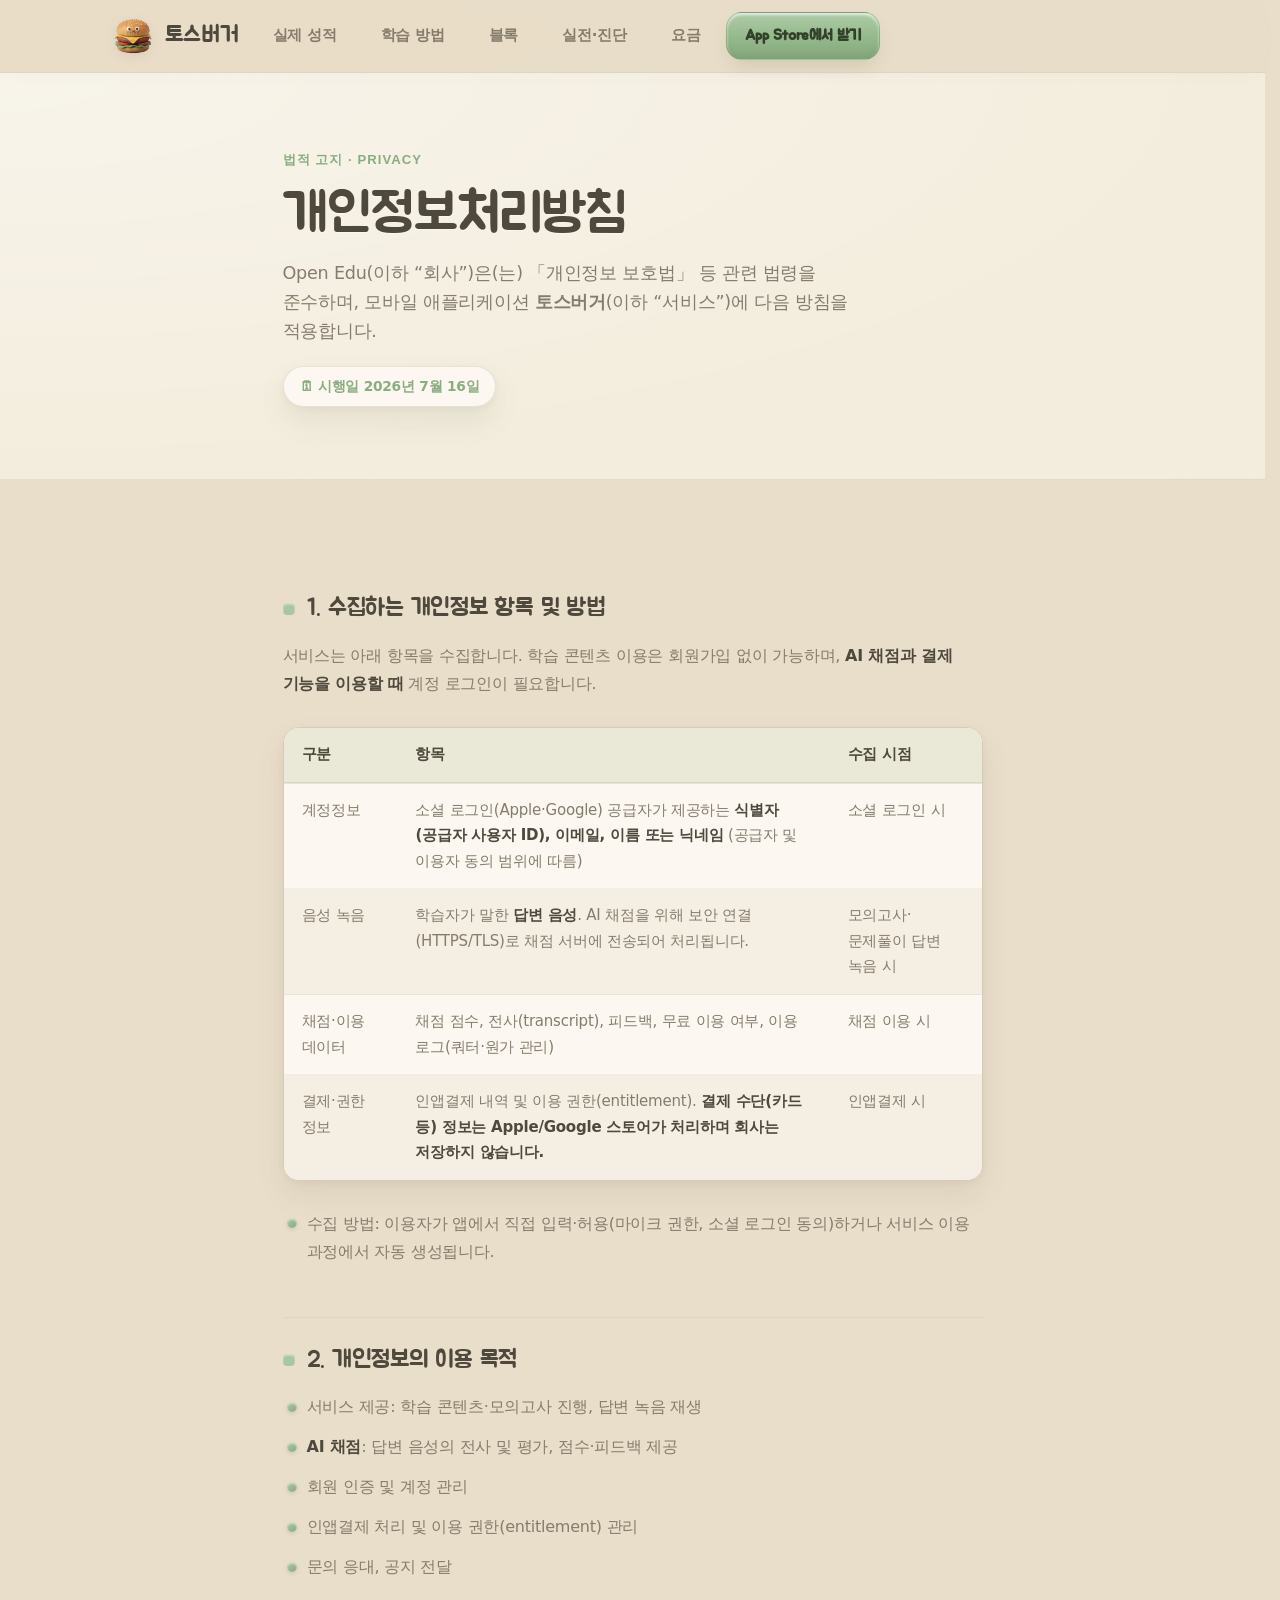
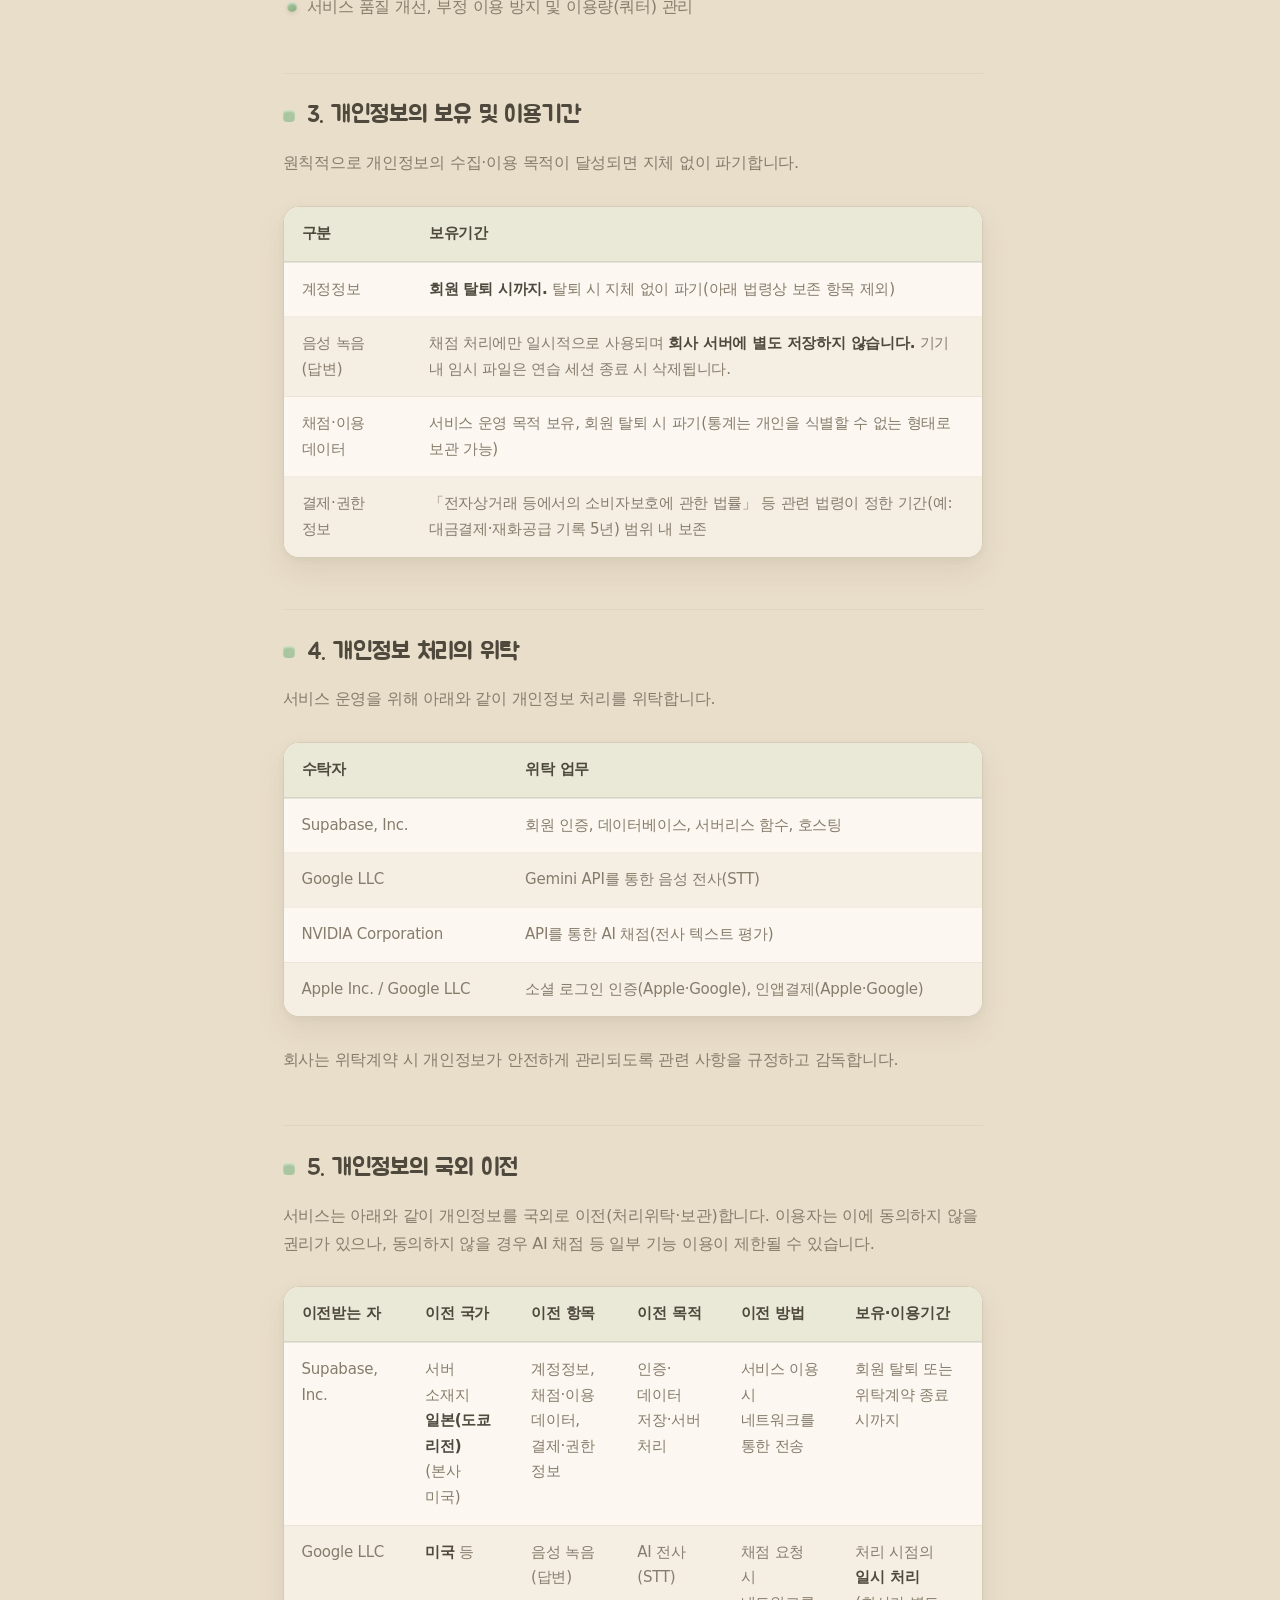
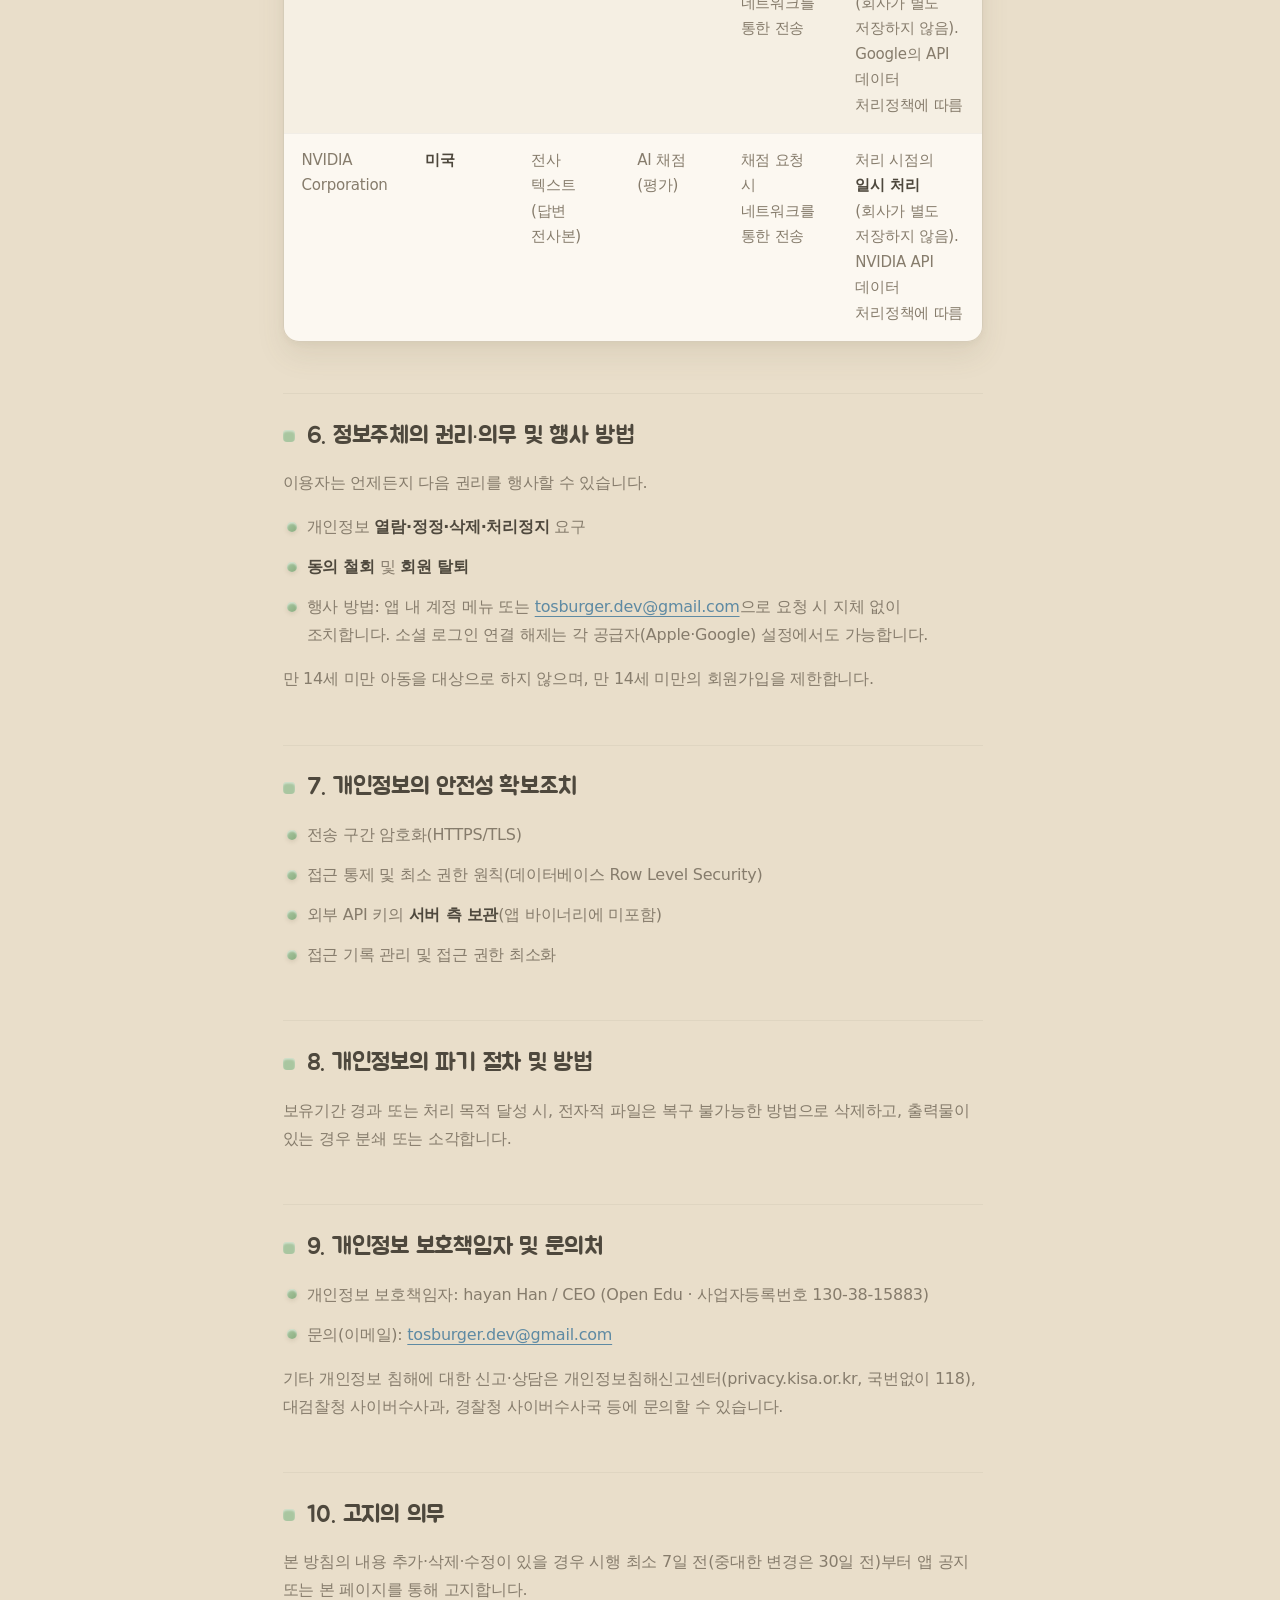
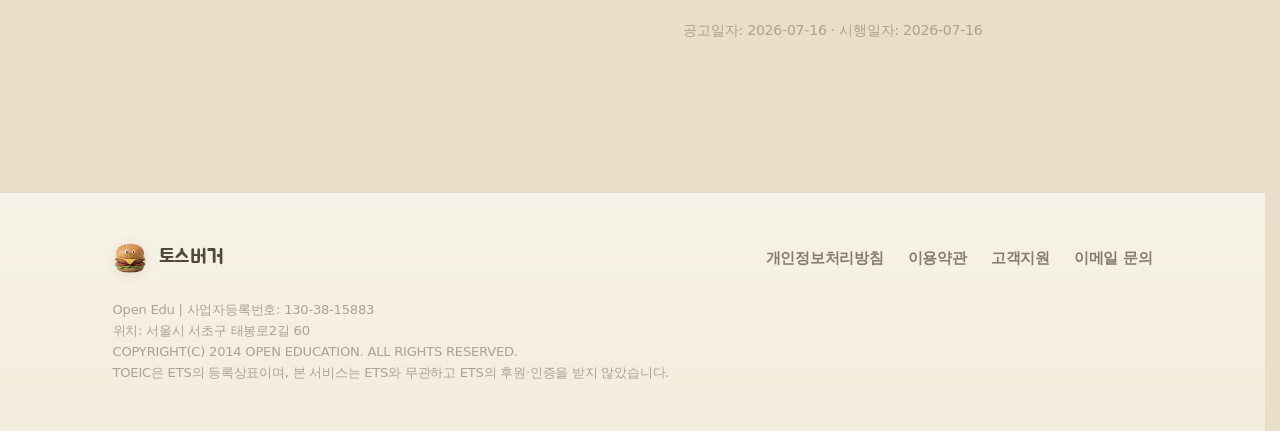
<file: privacy/index.html>
<!DOCTYPE html>
<html lang="ko">
<head>
<meta charset="utf-8">
<meta name="viewport" content="width=device-width, initial-scale=1, viewport-fit=cover">
<title>개인정보처리방침 — 토스버거</title>
<meta name="description" content="토스버거 개인정보처리방침 — 수집 항목, 음성 데이터의 AI 채점 처리, 국외 이전, 보유·파기, 이용자 권리.">
<meta name="color-scheme" content="light dark">
<meta name="theme-color" content="#e9e0cf" media="(prefers-color-scheme: light)">
<meta name="theme-color" content="#1b2b33" media="(prefers-color-scheme: dark)">
<link rel="preconnect" href="https://fonts.googleapis.com">
<link rel="preconnect" href="https://fonts.gstatic.com" crossorigin>
<link rel="stylesheet" href="https://fonts.googleapis.com/css2?family=Jua&family=Gothic+A1:wght@400;500;700;800&display=swap">
<link rel="icon" type="image/webp" href="/assets/logo.webp">
<link rel="stylesheet" href="/style.css">
</head>
<body>
<a class="skip" href="#main">본문으로 건너뛰기</a>

<header class="nav">
  <div class="wrap nav-in">
    <a class="brand" href="/"><img src="/assets/logo.webp" width="36" height="36" alt="토스버거 로고" fetchpriority="high">토스버거</a>
    <nav class="nav-links" aria-label="주요">
      <a class="hide-sm" href="/#proof">실제 성적</a>
      <a class="hide-sm" href="/#method">학습 방법</a>
      <a class="hide-sm" href="/#blocks">블록</a>
      <a class="hide-sm" href="/#exam">실전·진단</a>
      <a class="hide-sm" href="/#pricing">요금</a>
      <a class="nav-cta" href="https://apps.apple.com/kr/app/id6788353969">App Store에서 받기</a>
    </nav>
  </div>
</header>

<div class="doc-hero">
  <div class="wrap">
    <span class="eyebrow">법적 고지 · Privacy</span>
    <h1>개인정보처리방침</h1>
    <p class="sub">Open Edu(이하 “회사”)은(는) 「개인정보 보호법」 등 관련 법령을 준수하며, 모바일 애플리케이션 <strong>토스버거</strong>(이하 “서비스”)에 다음 방침을 적용합니다.</p>
    <p class="meta">🗓 시행일 2026년 7월 16일</p>
  </div>
</div>

<main id="main" class="doc">

  <h2>1. 수집하는 개인정보 항목 및 방법</h2>
  <p>서비스는 아래 항목을 수집합니다. 학습 콘텐츠 이용은 회원가입 없이 가능하며, <strong>AI 채점과 결제 기능을 이용할 때</strong> 계정 로그인이 필요합니다.</p>
  <div class="table"><table>
    <thead><tr><th>구분</th><th>항목</th><th>수집 시점</th></tr></thead>
    <tbody>
    <tr><td>계정정보</td><td>소셜 로그인(Apple·Google) 공급자가 제공하는 <strong>식별자(공급자 사용자 ID), 이메일, 이름 또는 닉네임</strong> (공급자 및 이용자 동의 범위에 따름)</td><td>소셜 로그인 시</td></tr>
    <tr><td>음성 녹음</td><td>학습자가 말한 <strong>답변 음성</strong>. AI 채점을 위해 보안 연결(HTTPS/TLS)로 채점 서버에 전송되어 처리됩니다.</td><td>모의고사·문제풀이 답변 녹음 시</td></tr>
    <tr><td>채점·이용 데이터</td><td>채점 점수, 전사(transcript), 피드백, 무료 이용 여부, 이용 로그(쿼터·원가 관리)</td><td>채점 이용 시</td></tr>
    <tr><td>결제·권한 정보</td><td>인앱결제 내역 및 이용 권한(entitlement). <strong>결제 수단(카드 등) 정보는 Apple/Google 스토어가 처리하며 회사는 저장하지 않습니다.</strong></td><td>인앱결제 시</td></tr>
    </tbody>
  </table></div>
  <ul><li>수집 방법: 이용자가 앱에서 직접 입력·허용(마이크 권한, 소셜 로그인 동의)하거나 서비스 이용 과정에서 자동 생성됩니다.</li></ul>

  <h2>2. 개인정보의 이용 목적</h2>
  <ul>
    <li>서비스 제공: 학습 콘텐츠·모의고사 진행, 답변 녹음 재생</li>
    <li><strong>AI 채점</strong>: 답변 음성의 전사 및 평가, 점수·피드백 제공</li>
    <li>회원 인증 및 계정 관리</li>
    <li>인앱결제 처리 및 이용 권한(entitlement) 관리</li>
    <li>문의 응대, 공지 전달</li>
    <li>서비스 품질 개선, 부정 이용 방지 및 이용량(쿼터) 관리</li>
  </ul>

  <h2>3. 개인정보의 보유 및 이용기간</h2>
  <p>원칙적으로 개인정보의 수집·이용 목적이 달성되면 지체 없이 파기합니다.</p>
  <div class="table"><table>
    <thead><tr><th>구분</th><th>보유기간</th></tr></thead>
    <tbody>
    <tr><td>계정정보</td><td><strong>회원 탈퇴 시까지.</strong> 탈퇴 시 지체 없이 파기(아래 법령상 보존 항목 제외)</td></tr>
    <tr><td>음성 녹음(답변)</td><td>채점 처리에만 일시적으로 사용되며 <strong>회사 서버에 별도 저장하지 않습니다.</strong> 기기 내 임시 파일은 연습 세션 종료 시 삭제됩니다.</td></tr>
    <tr><td>채점·이용 데이터</td><td>서비스 운영 목적 보유, 회원 탈퇴 시 파기(통계는 개인을 식별할 수 없는 형태로 보관 가능)</td></tr>
    <tr><td>결제·권한 정보</td><td>「전자상거래 등에서의 소비자보호에 관한 법률」 등 관련 법령이 정한 기간(예: 대금결제·재화공급 기록 5년) 범위 내 보존</td></tr>
    </tbody>
  </table></div>

  <h2>4. 개인정보 처리의 위탁</h2>
  <p>서비스 운영을 위해 아래와 같이 개인정보 처리를 위탁합니다.</p>
  <div class="table"><table>
    <thead><tr><th>수탁자</th><th>위탁 업무</th></tr></thead>
    <tbody>
    <tr><td>Supabase, Inc.</td><td>회원 인증, 데이터베이스, 서버리스 함수, 호스팅</td></tr>
    <tr><td>Google LLC</td><td>Gemini API를 통한 음성 전사(STT)</td></tr>
    <tr><td>NVIDIA Corporation</td><td>API를 통한 AI 채점(전사 텍스트 평가)</td></tr>
    <tr><td>Apple Inc. / Google LLC</td><td>소셜 로그인 인증(Apple·Google), 인앱결제(Apple·Google)</td></tr>
    </tbody>
  </table></div>
  <p>회사는 위탁계약 시 개인정보가 안전하게 관리되도록 관련 사항을 규정하고 감독합니다.</p>

  <h2>5. 개인정보의 국외 이전</h2>
  <p>서비스는 아래와 같이 개인정보를 국외로 이전(처리위탁·보관)합니다. 이용자는 이에 동의하지 않을 권리가 있으나, 동의하지 않을 경우 AI 채점 등 일부 기능 이용이 제한될 수 있습니다.</p>
  <div class="table"><table>
    <thead><tr><th>이전받는 자</th><th>이전 국가</th><th>이전 항목</th><th>이전 목적</th><th>이전 방법</th><th>보유·이용기간</th></tr></thead>
    <tbody>
    <tr><td>Supabase, Inc.</td><td>서버 소재지 <strong>일본(도쿄 리전)</strong> (본사 미국)</td><td>계정정보, 채점·이용 데이터, 결제·권한 정보</td><td>인증·데이터 저장·서버 처리</td><td>서비스 이용 시 네트워크를 통한 전송</td><td>회원 탈퇴 또는 위탁계약 종료 시까지</td></tr>
    <tr><td>Google LLC</td><td><strong>미국</strong> 등</td><td>음성 녹음(답변)</td><td>AI 전사(STT)</td><td>채점 요청 시 네트워크를 통한 전송</td><td>처리 시점의 <strong>일시 처리</strong>(회사가 별도 저장하지 않음). Google의 API 데이터 처리정책에 따름</td></tr>
    <tr><td>NVIDIA Corporation</td><td><strong>미국</strong></td><td>전사 텍스트(답변 전사본)</td><td>AI 채점(평가)</td><td>채점 요청 시 네트워크를 통한 전송</td><td>처리 시점의 <strong>일시 처리</strong>(회사가 별도 저장하지 않음). NVIDIA API 데이터 처리정책에 따름</td></tr>
    </tbody>
  </table></div>

  <h2>6. 정보주체의 권리·의무 및 행사 방법</h2>
  <p>이용자는 언제든지 다음 권리를 행사할 수 있습니다.</p>
  <ul>
    <li>개인정보 <strong>열람·정정·삭제·처리정지</strong> 요구</li>
    <li><strong>동의 철회</strong> 및 <strong>회원 탈퇴</strong></li>
    <li>행사 방법: 앱 내 계정 메뉴 또는 <a href="mailto:tosburger.dev@gmail.com">tosburger.dev@gmail.com</a>으로 요청 시 지체 없이 조치합니다. 소셜 로그인 연결 해제는 각 공급자(Apple·Google) 설정에서도 가능합니다.</li>
  </ul>
  <p>만 14세 미만 아동을 대상으로 하지 않으며, 만 14세 미만의 회원가입을 제한합니다.</p>

  <h2>7. 개인정보의 안전성 확보조치</h2>
  <ul>
    <li>전송 구간 암호화(HTTPS/TLS)</li>
    <li>접근 통제 및 최소 권한 원칙(데이터베이스 Row Level Security)</li>
    <li>외부 API 키의 <strong>서버 측 보관</strong>(앱 바이너리에 미포함)</li>
    <li>접근 기록 관리 및 접근 권한 최소화</li>
  </ul>

  <h2>8. 개인정보의 파기 절차 및 방법</h2>
  <p>보유기간 경과 또는 처리 목적 달성 시, 전자적 파일은 복구 불가능한 방법으로 삭제하고, 출력물이 있는 경우 분쇄 또는 소각합니다.</p>

  <h2>9. 개인정보 보호책임자 및 문의처</h2>
  <ul>
    <li>개인정보 보호책임자: hayan Han / CEO (Open Edu · 사업자등록번호 130-38-15883)</li>
    <li>문의(이메일): <a href="mailto:tosburger.dev@gmail.com">tosburger.dev@gmail.com</a></li>
  </ul>
  <p>기타 개인정보 침해에 대한 신고·상담은 개인정보침해신고센터(privacy.kisa.or.kr, 국번없이 118), 대검찰청 사이버수사과, 경찰청 사이버수사국 등에 문의할 수 있습니다.</p>

  <h2>10. 고지의 의무</h2>
  <p>본 방침의 내용 추가·삭제·수정이 있을 경우 시행 최소 7일 전(중대한 변경은 30일 전)부터 앱 공지 또는 본 페이지를 통해 고지합니다.</p>
  <p class="updated">공고일자: 2026-07-16 · 시행일자: 2026-07-16</p>

</main>

<footer class="site">
  <div class="wrap">
    <div class="foot-in">
      <a class="brand" href="/"><img src="/assets/logo.webp" width="30" height="30" alt="">토스버거</a>
      <nav class="foot-links" aria-label="바닥글">
        <a href="/privacy/" aria-current="page">개인정보처리방침</a>
        <a href="/terms/">이용약관</a>
        <a href="/support/">고객지원</a>
        <a href="mailto:tosburger.dev@gmail.com">이메일 문의</a>
      </nav>
    </div>
    <p class="foot-legal">
      Open Edu | 사업자등록번호: 130-38-15883<br>
      위치: 서울시 서초구 태봉로2길 60<br>
      COPYRIGHT(C) 2014 OPEN EDUCATION. ALL RIGHTS RESERVED.<br>
      TOEIC은 ETS의 등록상표이며, 본 서비스는 ETS와 무관하고 ETS의 후원·인증을 받지 않았습니다.
    </p>
  </div>
</footer>
</body>
</html>
</file>
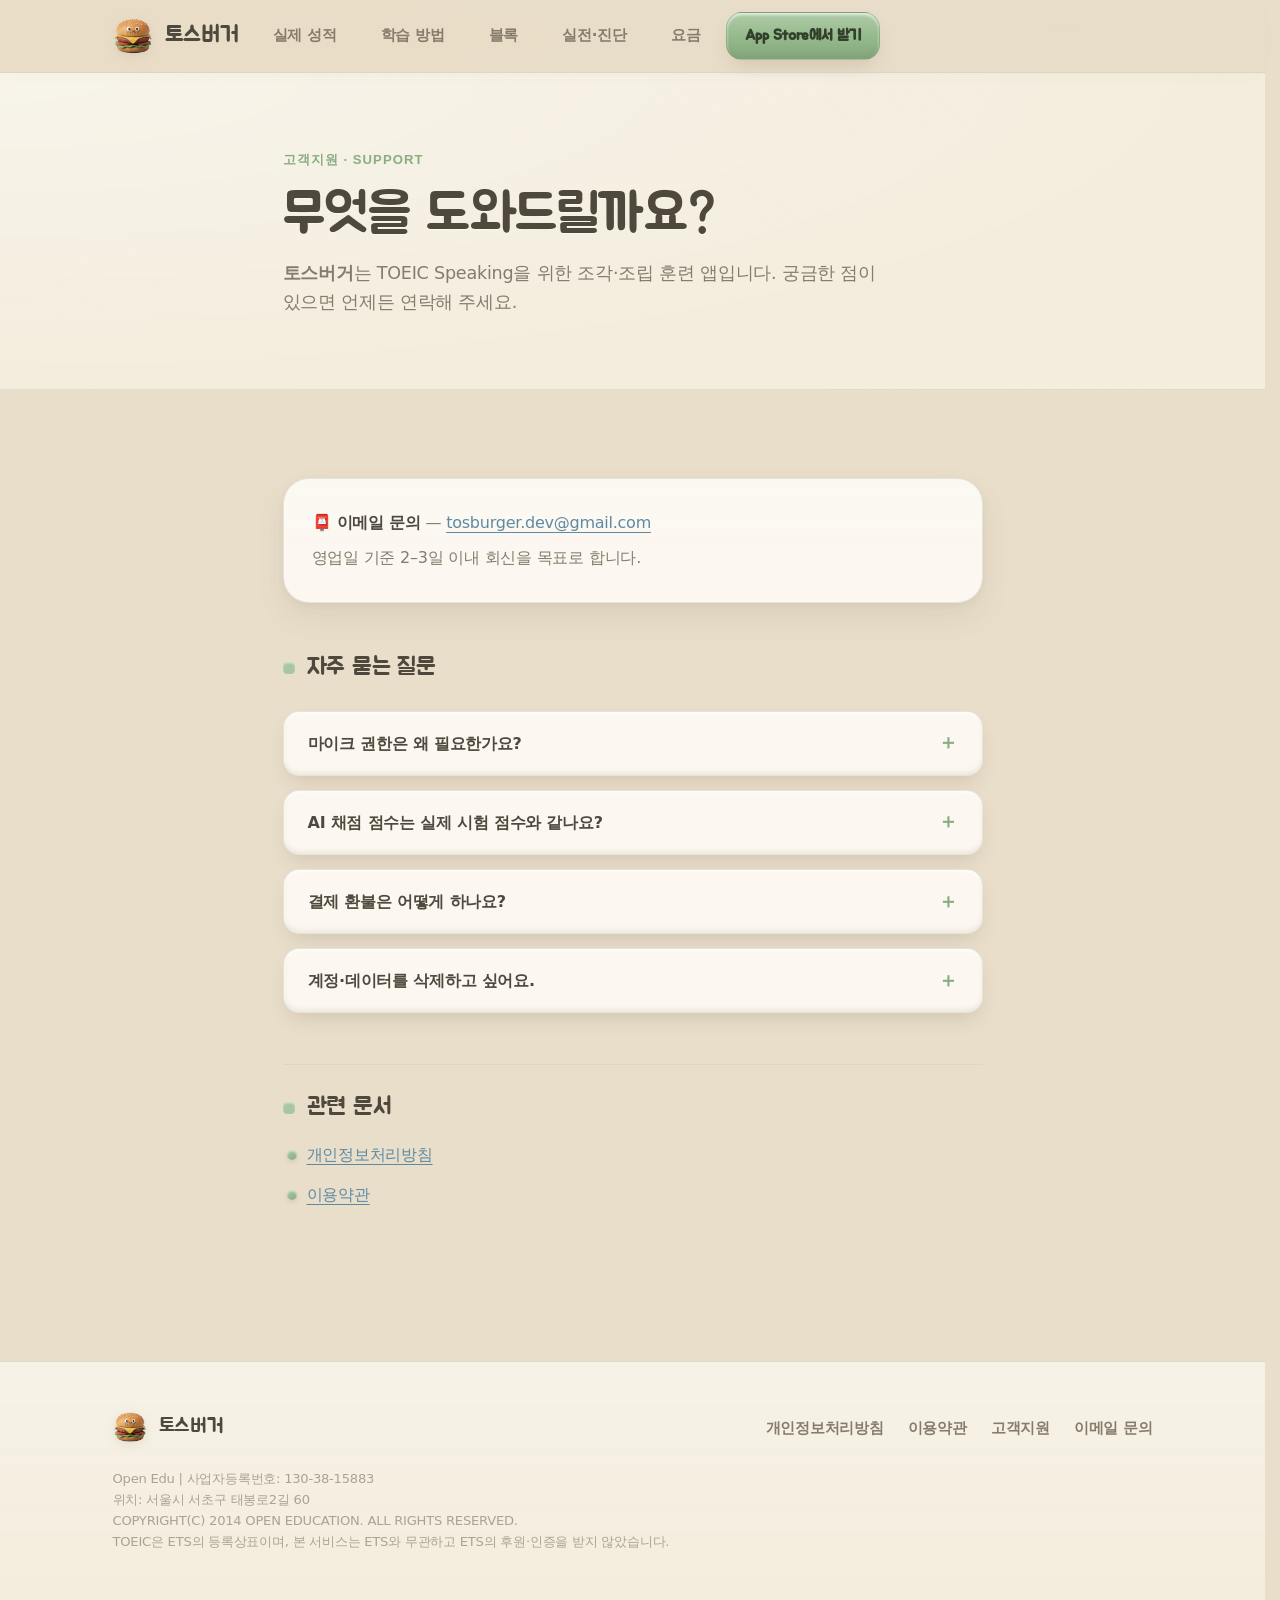
<file: support/index.html>
<!DOCTYPE html>
<html lang="ko">
<head>
<meta charset="utf-8">
<meta name="viewport" content="width=device-width, initial-scale=1, viewport-fit=cover">
<title>고객지원 — 토스버거</title>
<meta name="description" content="토스버거 고객지원 — 이메일 문의, 자주 묻는 질문(마이크 권한·AI 채점·환불·데이터 삭제).">
<meta name="color-scheme" content="light dark">
<meta name="theme-color" content="#e9e0cf" media="(prefers-color-scheme: light)">
<meta name="theme-color" content="#1b2b33" media="(prefers-color-scheme: dark)">
<link rel="preconnect" href="https://fonts.googleapis.com">
<link rel="preconnect" href="https://fonts.gstatic.com" crossorigin>
<link rel="stylesheet" href="https://fonts.googleapis.com/css2?family=Jua&family=Gothic+A1:wght@400;500;700;800&display=swap">
<link rel="icon" type="image/webp" href="/assets/logo.webp">
<link rel="stylesheet" href="/style.css">
</head>
<body>
<a class="skip" href="#main">본문으로 건너뛰기</a>

<header class="nav">
  <div class="wrap nav-in">
    <a class="brand" href="/"><img src="/assets/logo.webp" width="36" height="36" alt="토스버거 로고" fetchpriority="high">토스버거</a>
    <nav class="nav-links" aria-label="주요">
      <a class="hide-sm" href="/#proof">실제 성적</a>
      <a class="hide-sm" href="/#method">학습 방법</a>
      <a class="hide-sm" href="/#blocks">블록</a>
      <a class="hide-sm" href="/#exam">실전·진단</a>
      <a class="hide-sm" href="/#pricing">요금</a>
      <a class="nav-cta" href="https://apps.apple.com/kr/app/id6788353969">App Store에서 받기</a>
    </nav>
  </div>
</header>

<div class="doc-hero">
  <div class="wrap">
    <span class="eyebrow">고객지원 · Support</span>
    <h1>무엇을 도와드릴까요?</h1>
    <p class="sub"><strong>토스버거</strong>는 TOEIC Speaking을 위한 조각·조립 훈련 앱입니다. 궁금한 점이 있으면 언제든 연락해 주세요.</p>
  </div>
</div>

<main id="main" class="doc">

  <div class="card">
    <p><strong>📮 이메일 문의</strong> — <a href="mailto:tosburger.dev@gmail.com">tosburger.dev@gmail.com</a></p>
    <p>영업일 기준 2–3일 이내 회신을 목표로 합니다.</p>
  </div>

  <h2>자주 묻는 질문</h2>
  <div class="faq">
    <details>
      <summary>마이크 권한은 왜 필요한가요?</summary>
      <p>답변을 녹음해 다시 듣고, AI 채점을 위해 보안 연결로 채점 서버에 전송·처리하는 데 사용합니다. 자세한 내용은 <a href="/privacy/">개인정보처리방침</a>을 참고하세요.</p>
    </details>
    <details>
      <summary>AI 채점 점수는 실제 시험 점수와 같나요?</summary>
      <p>채점 결과는 학습 참고용이며 실제 시험 점수를 보장하지 않습니다. ETS 4대 지표와 내용 구성을 기준으로 약점을 진단하는 데 초점을 둡니다.</p>
    </details>
    <details>
      <summary>결제 환불은 어떻게 하나요?</summary>
      <p>인앱결제 환불은 Apple App Store / Google Play의 환불 정책에 따릅니다. 각 스토어의 구매 내역에서 환불을 요청하실 수 있습니다.</p>
    </details>
    <details>
      <summary>계정·데이터를 삭제하고 싶어요.</summary>
      <p>앱 내 계정 메뉴 또는 <a href="mailto:tosburger.dev@gmail.com">tosburger.dev@gmail.com</a>으로 요청하시면 지체 없이 처리해 드립니다.</p>
    </details>
  </div>

  <h2>관련 문서</h2>
  <ul>
    <li><a href="/privacy/">개인정보처리방침</a></li>
    <li><a href="/terms/">이용약관</a></li>
  </ul>

</main>

<footer class="site">
  <div class="wrap">
    <div class="foot-in">
      <a class="brand" href="/"><img src="/assets/logo.webp" width="30" height="30" alt="">토스버거</a>
      <nav class="foot-links" aria-label="바닥글">
        <a href="/privacy/">개인정보처리방침</a>
        <a href="/terms/">이용약관</a>
        <a href="/support/" aria-current="page">고객지원</a>
        <a href="mailto:tosburger.dev@gmail.com">이메일 문의</a>
      </nav>
    </div>
    <p class="foot-legal">
      Open Edu | 사업자등록번호: 130-38-15883<br>
      위치: 서울시 서초구 태봉로2길 60<br>
      COPYRIGHT(C) 2014 OPEN EDUCATION. ALL RIGHTS RESERVED.<br>
      TOEIC은 ETS의 등록상표이며, 본 서비스는 ETS와 무관하고 ETS의 후원·인증을 받지 않았습니다.
    </p>
  </div>
</footer>
</body>
</html>
</file>
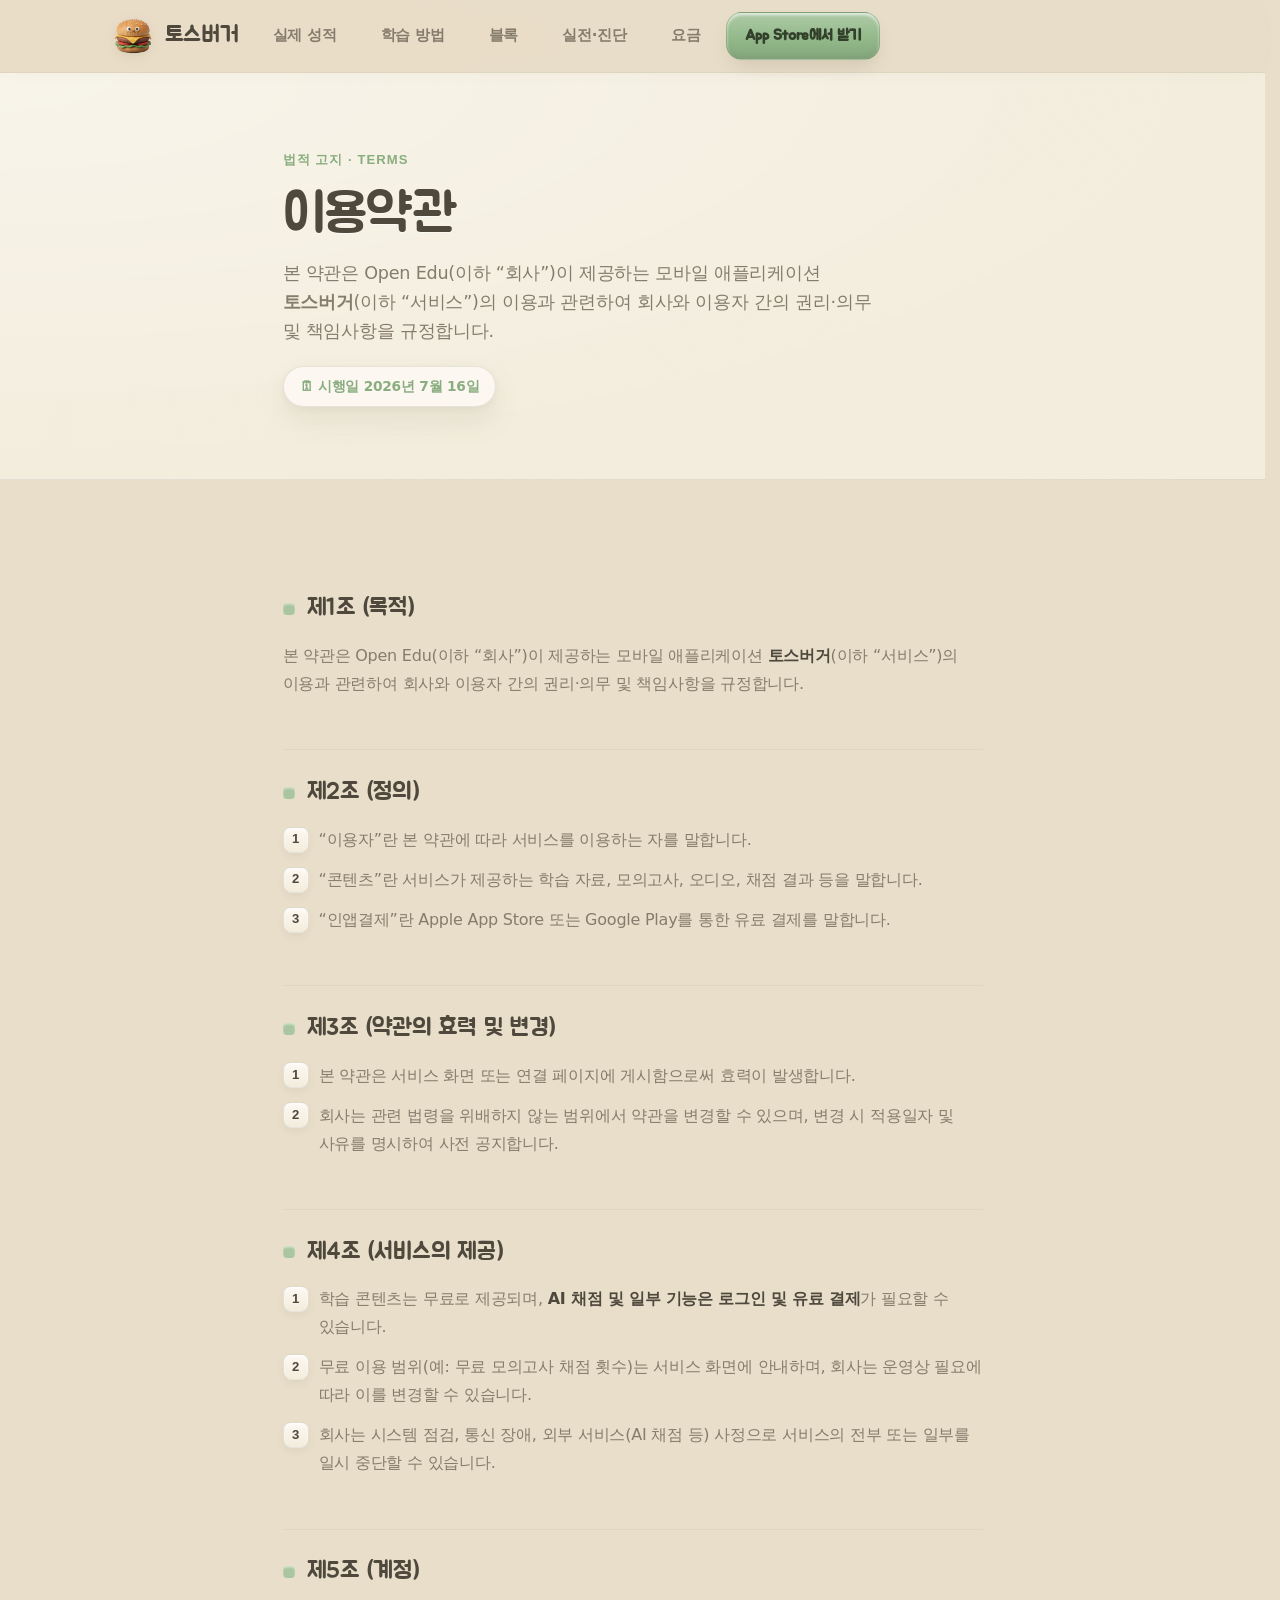
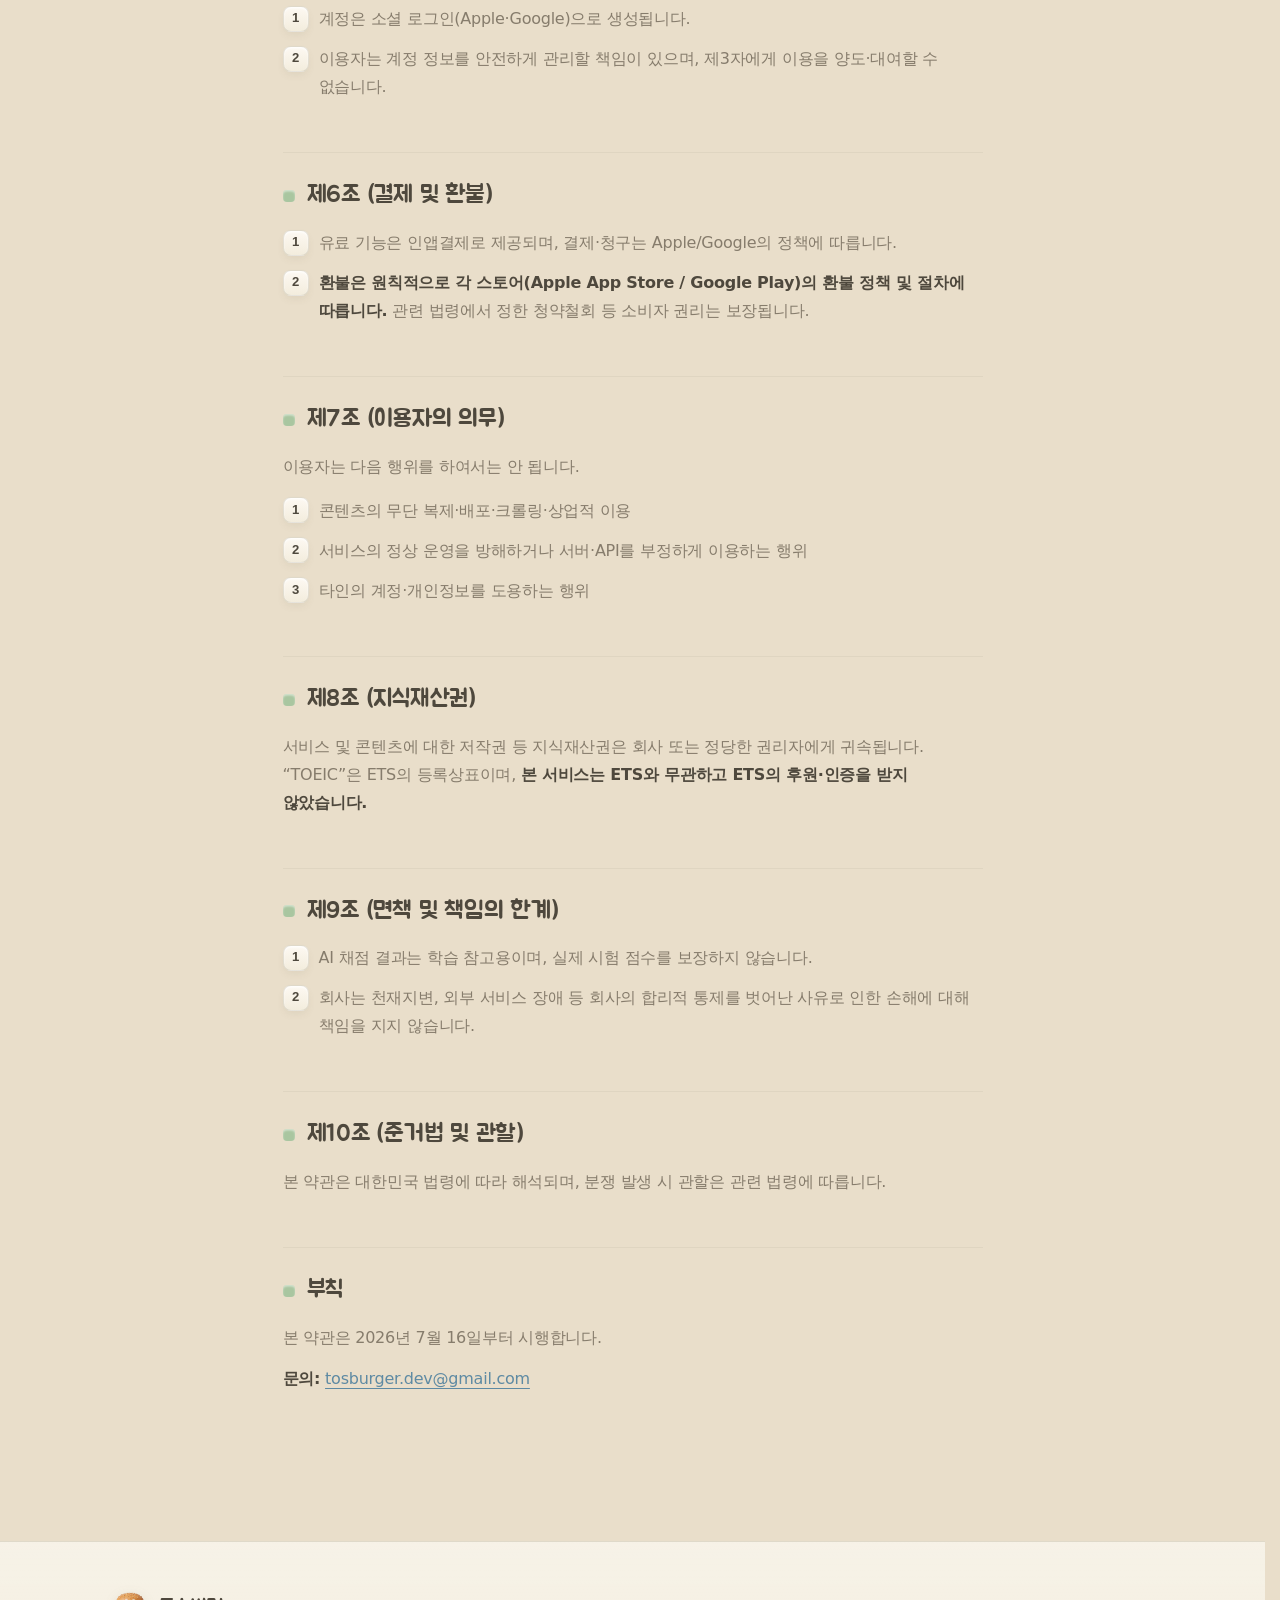
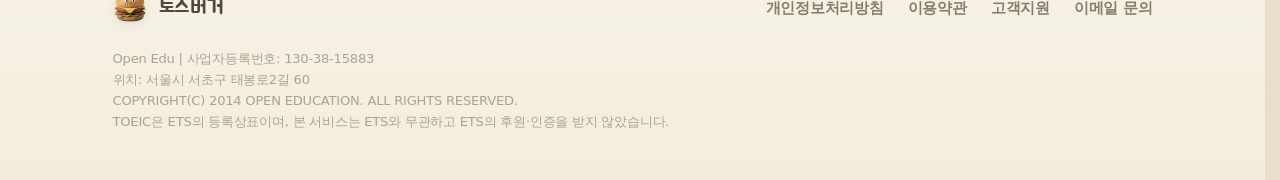
<file: terms/index.html>
<!DOCTYPE html>
<html lang="ko">
<head>
<meta charset="utf-8">
<meta name="viewport" content="width=device-width, initial-scale=1, viewport-fit=cover">
<title>이용약관 — 토스버거</title>
<meta name="description" content="토스버거 이용약관 — 서비스 제공, 계정, 인앱결제 및 환불, 이용자 의무, 지식재산권, 면책.">
<meta name="color-scheme" content="light dark">
<meta name="theme-color" content="#e9e0cf" media="(prefers-color-scheme: light)">
<meta name="theme-color" content="#1b2b33" media="(prefers-color-scheme: dark)">
<link rel="preconnect" href="https://fonts.googleapis.com">
<link rel="preconnect" href="https://fonts.gstatic.com" crossorigin>
<link rel="stylesheet" href="https://fonts.googleapis.com/css2?family=Jua&family=Gothic+A1:wght@400;500;700;800&display=swap">
<link rel="icon" type="image/webp" href="/assets/logo.webp">
<link rel="stylesheet" href="/style.css">
</head>
<body>
<a class="skip" href="#main">본문으로 건너뛰기</a>

<header class="nav">
  <div class="wrap nav-in">
    <a class="brand" href="/"><img src="/assets/logo.webp" width="36" height="36" alt="토스버거 로고" fetchpriority="high">토스버거</a>
    <nav class="nav-links" aria-label="주요">
      <a class="hide-sm" href="/#proof">실제 성적</a>
      <a class="hide-sm" href="/#method">학습 방법</a>
      <a class="hide-sm" href="/#blocks">블록</a>
      <a class="hide-sm" href="/#exam">실전·진단</a>
      <a class="hide-sm" href="/#pricing">요금</a>
      <a class="nav-cta" href="https://apps.apple.com/kr/app/id6788353969">App Store에서 받기</a>
    </nav>
  </div>
</header>

<div class="doc-hero">
  <div class="wrap">
    <span class="eyebrow">법적 고지 · Terms</span>
    <h1>이용약관</h1>
    <p class="sub">본 약관은 Open Edu(이하 “회사”)이 제공하는 모바일 애플리케이션 <strong>토스버거</strong>(이하 “서비스”)의 이용과 관련하여 회사와 이용자 간의 권리·의무 및 책임사항을 규정합니다.</p>
    <p class="meta">🗓 시행일 2026년 7월 16일</p>
  </div>
</div>

<main id="main" class="doc">

  <h2>제1조 (목적)</h2>
  <p>본 약관은 Open Edu(이하 “회사”)이 제공하는 모바일 애플리케이션 <strong>토스버거</strong>(이하 “서비스”)의 이용과 관련하여 회사와 이용자 간의 권리·의무 및 책임사항을 규정합니다.</p>

  <h2>제2조 (정의)</h2>
  <ol>
    <li>“이용자”란 본 약관에 따라 서비스를 이용하는 자를 말합니다.</li>
    <li>“콘텐츠”란 서비스가 제공하는 학습 자료, 모의고사, 오디오, 채점 결과 등을 말합니다.</li>
    <li>“인앱결제”란 Apple App Store 또는 Google Play를 통한 유료 결제를 말합니다.</li>
  </ol>

  <h2>제3조 (약관의 효력 및 변경)</h2>
  <ol>
    <li>본 약관은 서비스 화면 또는 연결 페이지에 게시함으로써 효력이 발생합니다.</li>
    <li>회사는 관련 법령을 위배하지 않는 범위에서 약관을 변경할 수 있으며, 변경 시 적용일자 및 사유를 명시하여 사전 공지합니다.</li>
  </ol>

  <h2>제4조 (서비스의 제공)</h2>
  <ol>
    <li>학습 콘텐츠는 무료로 제공되며, <strong>AI 채점 및 일부 기능은 로그인 및 유료 결제</strong>가 필요할 수 있습니다.</li>
    <li>무료 이용 범위(예: 무료 모의고사 채점 횟수)는 서비스 화면에 안내하며, 회사는 운영상 필요에 따라 이를 변경할 수 있습니다.</li>
    <li>회사는 시스템 점검, 통신 장애, 외부 서비스(AI 채점 등) 사정으로 서비스의 전부 또는 일부를 일시 중단할 수 있습니다.</li>
  </ol>

  <h2>제5조 (계정)</h2>
  <ol>
    <li>계정은 소셜 로그인(Apple·Google)으로 생성됩니다.</li>
    <li>이용자는 계정 정보를 안전하게 관리할 책임이 있으며, 제3자에게 이용을 양도·대여할 수 없습니다.</li>
  </ol>

  <h2>제6조 (결제 및 환불)</h2>
  <ol>
    <li>유료 기능은 인앱결제로 제공되며, 결제·청구는 Apple/Google의 정책에 따릅니다.</li>
    <li><strong>환불은 원칙적으로 각 스토어(Apple App Store / Google Play)의 환불 정책 및 절차에 따릅니다.</strong> 관련 법령에서 정한 청약철회 등 소비자 권리는 보장됩니다.</li>
  </ol>

  <h2>제7조 (이용자의 의무)</h2>
  <p>이용자는 다음 행위를 하여서는 안 됩니다.</p>
  <ol>
    <li>콘텐츠의 무단 복제·배포·크롤링·상업적 이용</li>
    <li>서비스의 정상 운영을 방해하거나 서버·API를 부정하게 이용하는 행위</li>
    <li>타인의 계정·개인정보를 도용하는 행위</li>
  </ol>

  <h2>제8조 (지식재산권)</h2>
  <p>서비스 및 콘텐츠에 대한 저작권 등 지식재산권은 회사 또는 정당한 권리자에게 귀속됩니다. “TOEIC”은 ETS의 등록상표이며, <strong>본 서비스는 ETS와 무관하고 ETS의 후원·인증을 받지 않았습니다.</strong></p>

  <h2>제9조 (면책 및 책임의 한계)</h2>
  <ol>
    <li>AI 채점 결과는 학습 참고용이며, 실제 시험 점수를 보장하지 않습니다.</li>
    <li>회사는 천재지변, 외부 서비스 장애 등 회사의 합리적 통제를 벗어난 사유로 인한 손해에 대해 책임을 지지 않습니다.</li>
  </ol>

  <h2>제10조 (준거법 및 관할)</h2>
  <p>본 약관은 대한민국 법령에 따라 해석되며, 분쟁 발생 시 관할은 관련 법령에 따릅니다.</p>

  <h2>부칙</h2>
  <p>본 약관은 2026년 7월 16일부터 시행합니다.</p>
  <p><strong>문의:</strong> <a href="mailto:tosburger.dev@gmail.com">tosburger.dev@gmail.com</a></p>

</main>

<footer class="site">
  <div class="wrap">
    <div class="foot-in">
      <a class="brand" href="/"><img src="/assets/logo.webp" width="30" height="30" alt="">토스버거</a>
      <nav class="foot-links" aria-label="바닥글">
        <a href="/privacy/">개인정보처리방침</a>
        <a href="/terms/" aria-current="page">이용약관</a>
        <a href="/support/">고객지원</a>
        <a href="mailto:tosburger.dev@gmail.com">이메일 문의</a>
      </nav>
    </div>
    <p class="foot-legal">
      Open Edu | 사업자등록번호: 130-38-15883<br>
      위치: 서울시 서초구 태봉로2길 60<br>
      COPYRIGHT(C) 2014 OPEN EDUCATION. ALL RIGHTS RESERVED.<br>
      TOEIC은 ETS의 등록상표이며, 본 서비스는 ETS와 무관하고 ETS의 후원·인증을 받지 않았습니다.
    </p>
  </div>
</footer>
</body>
</html>
</file>
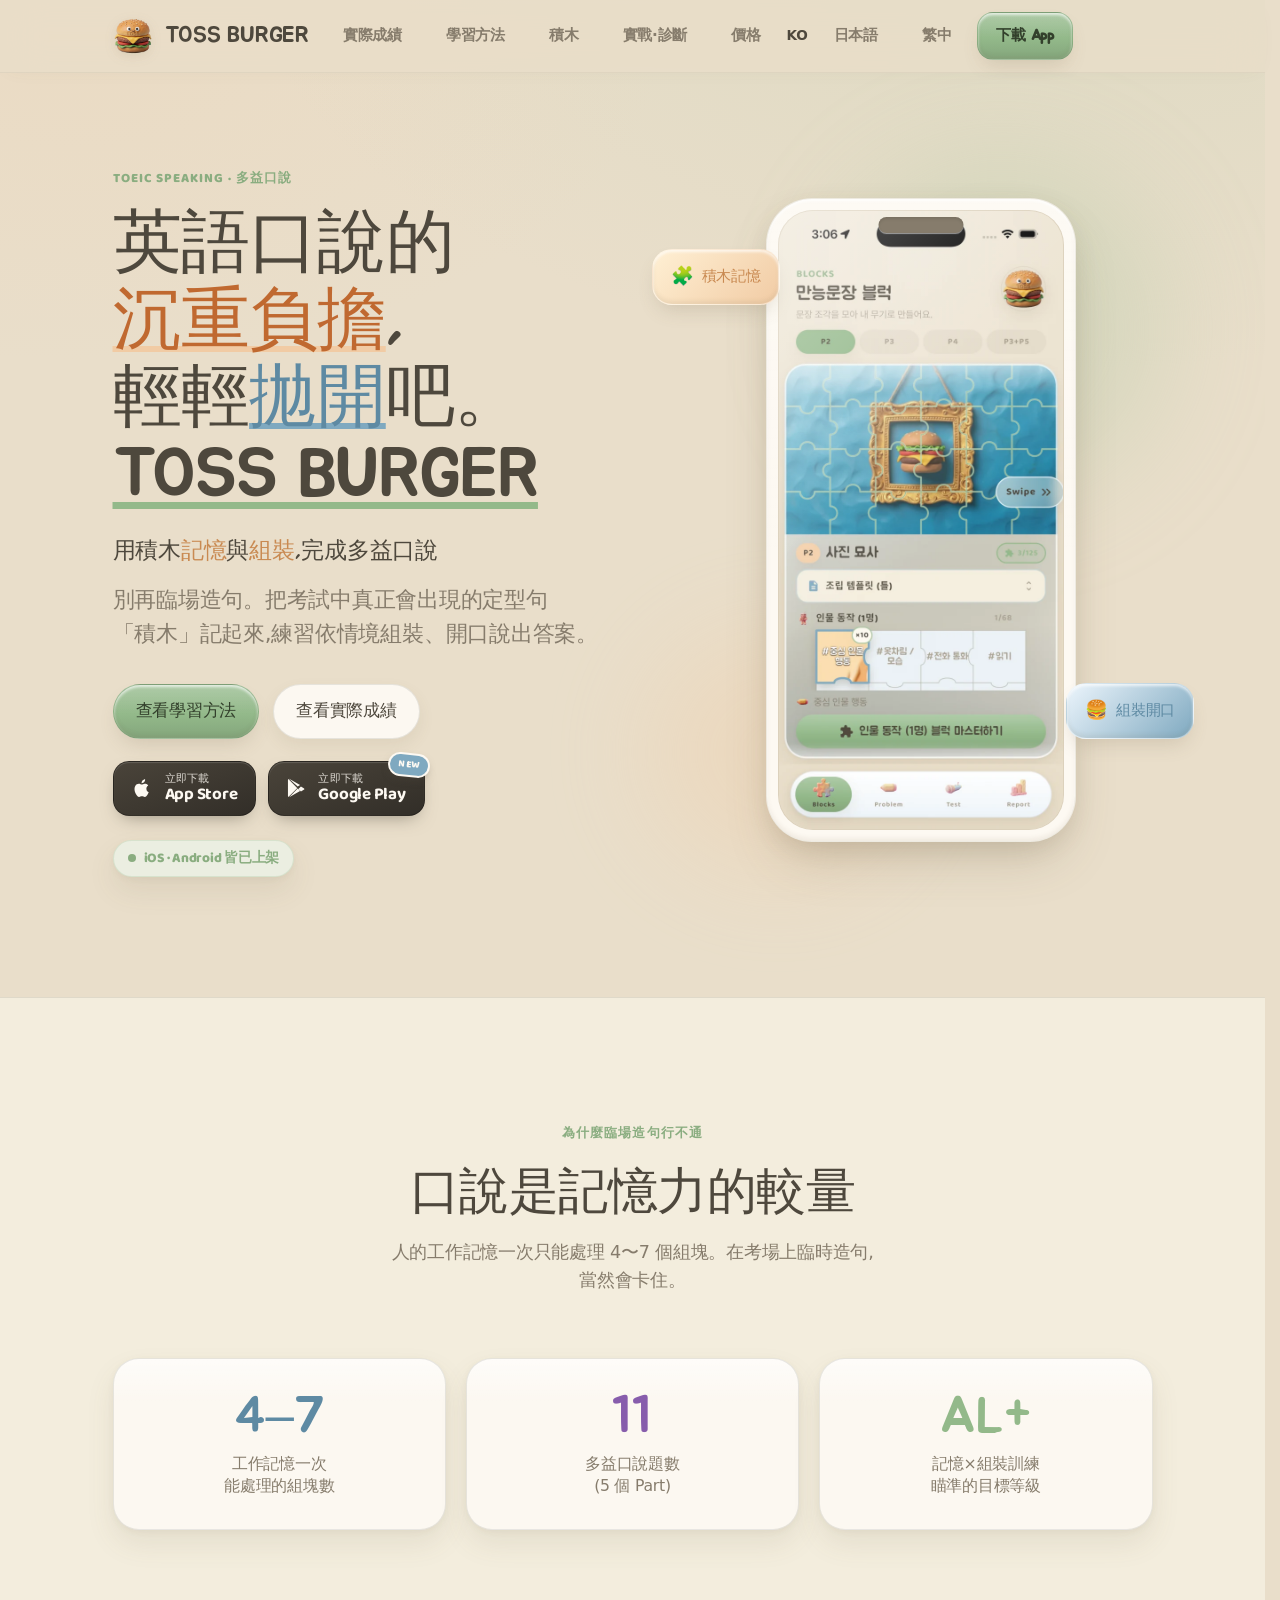
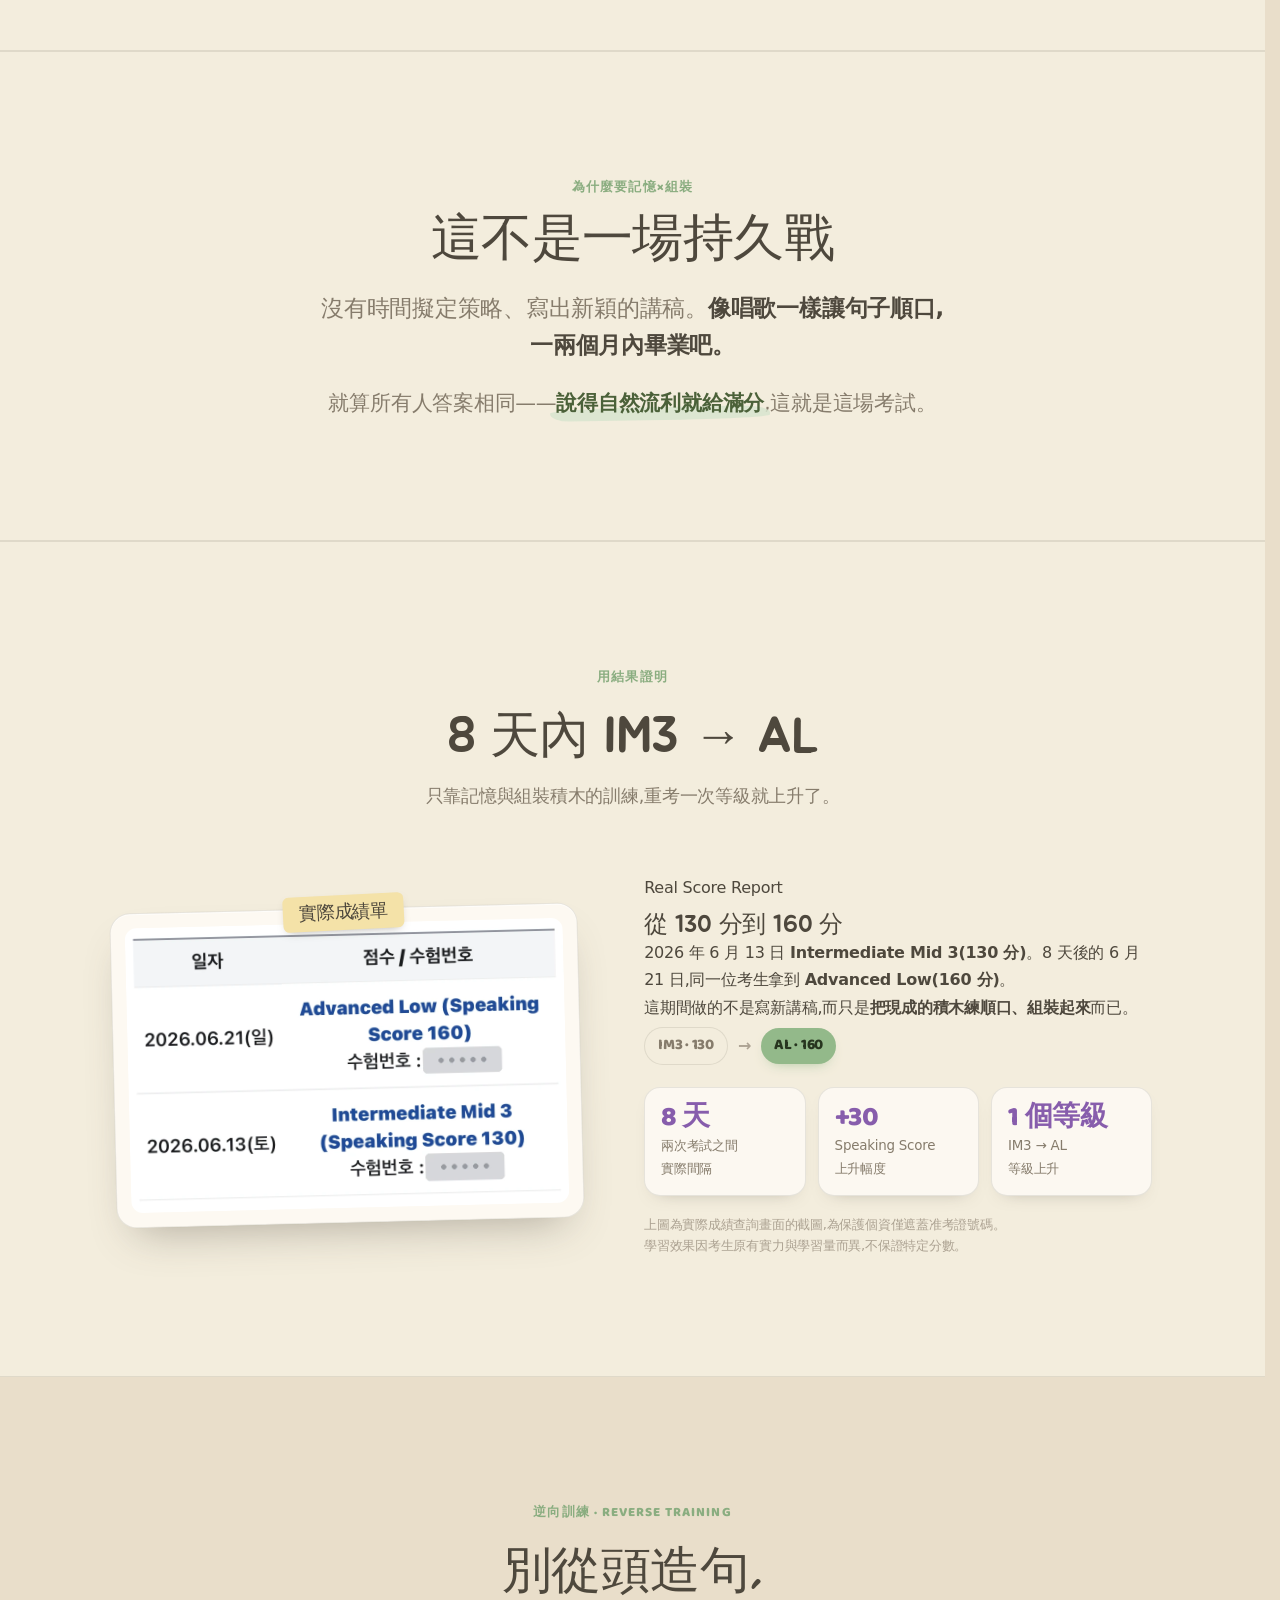
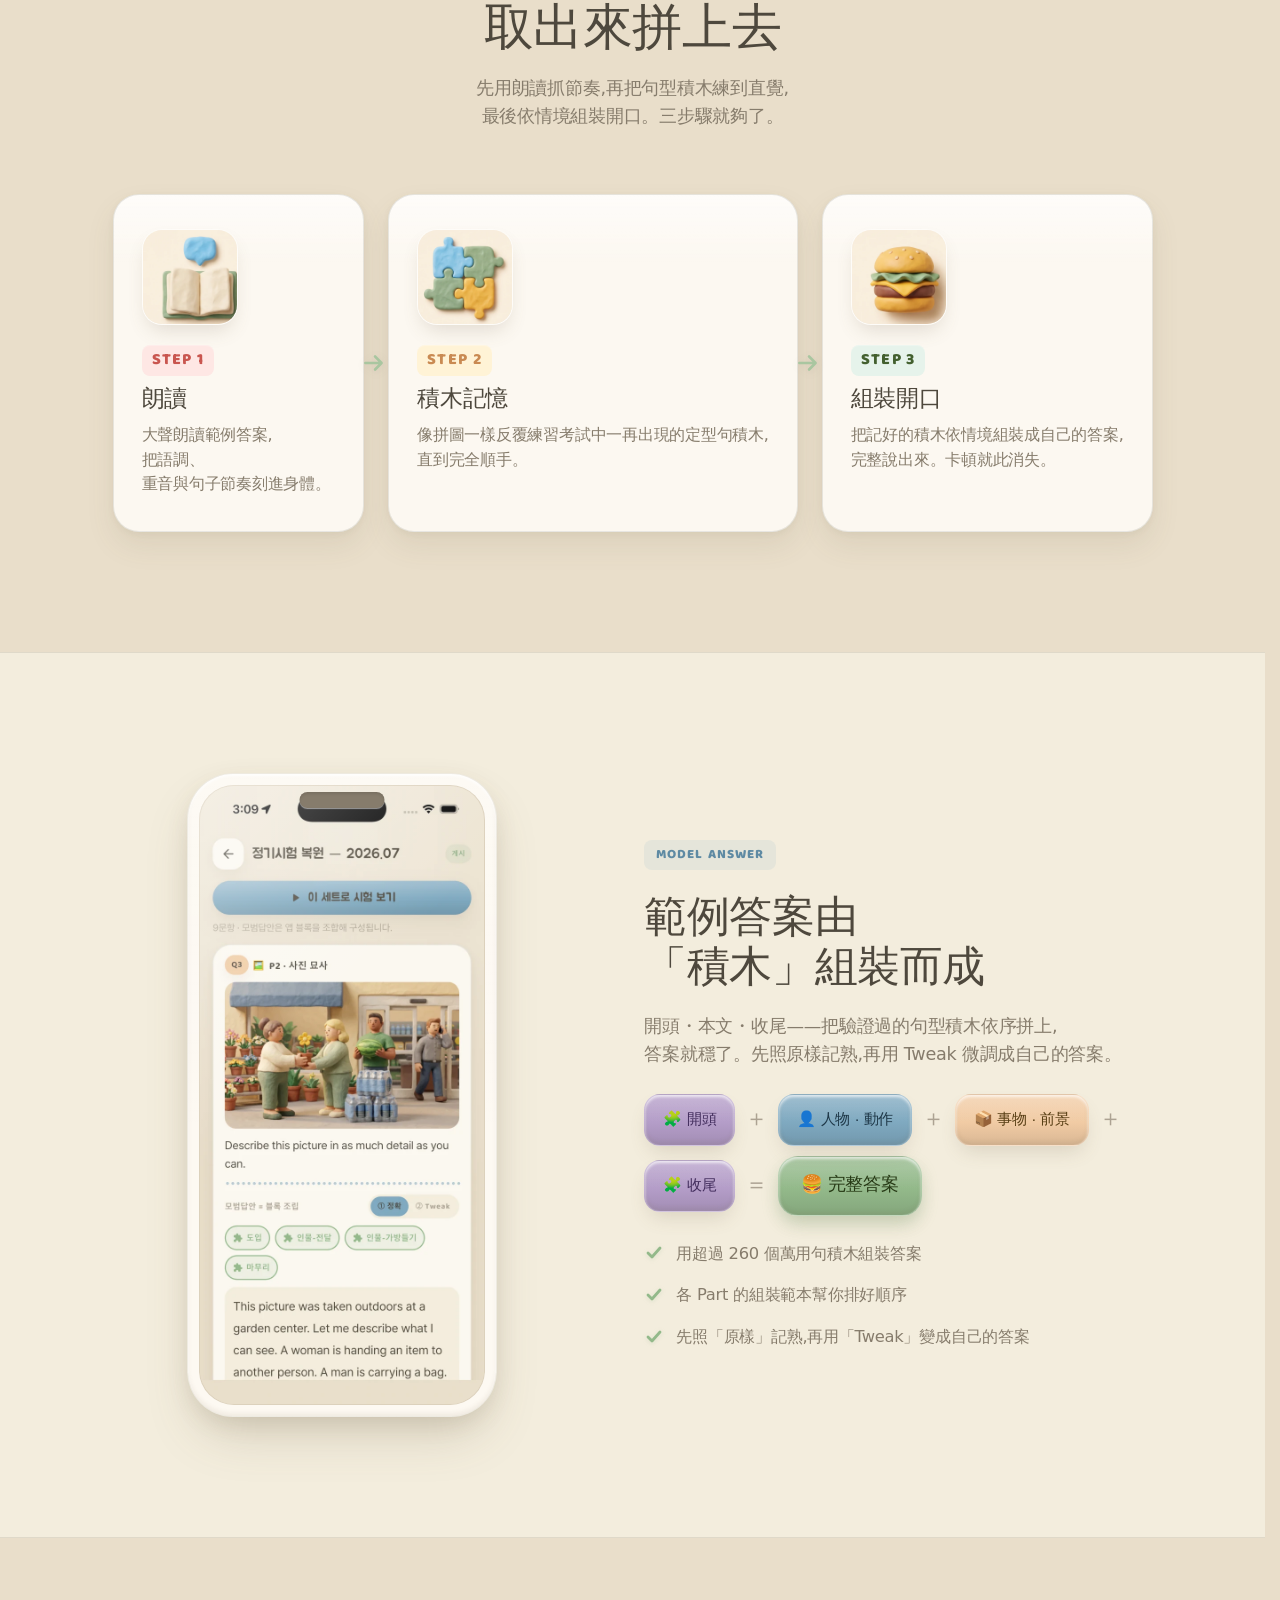
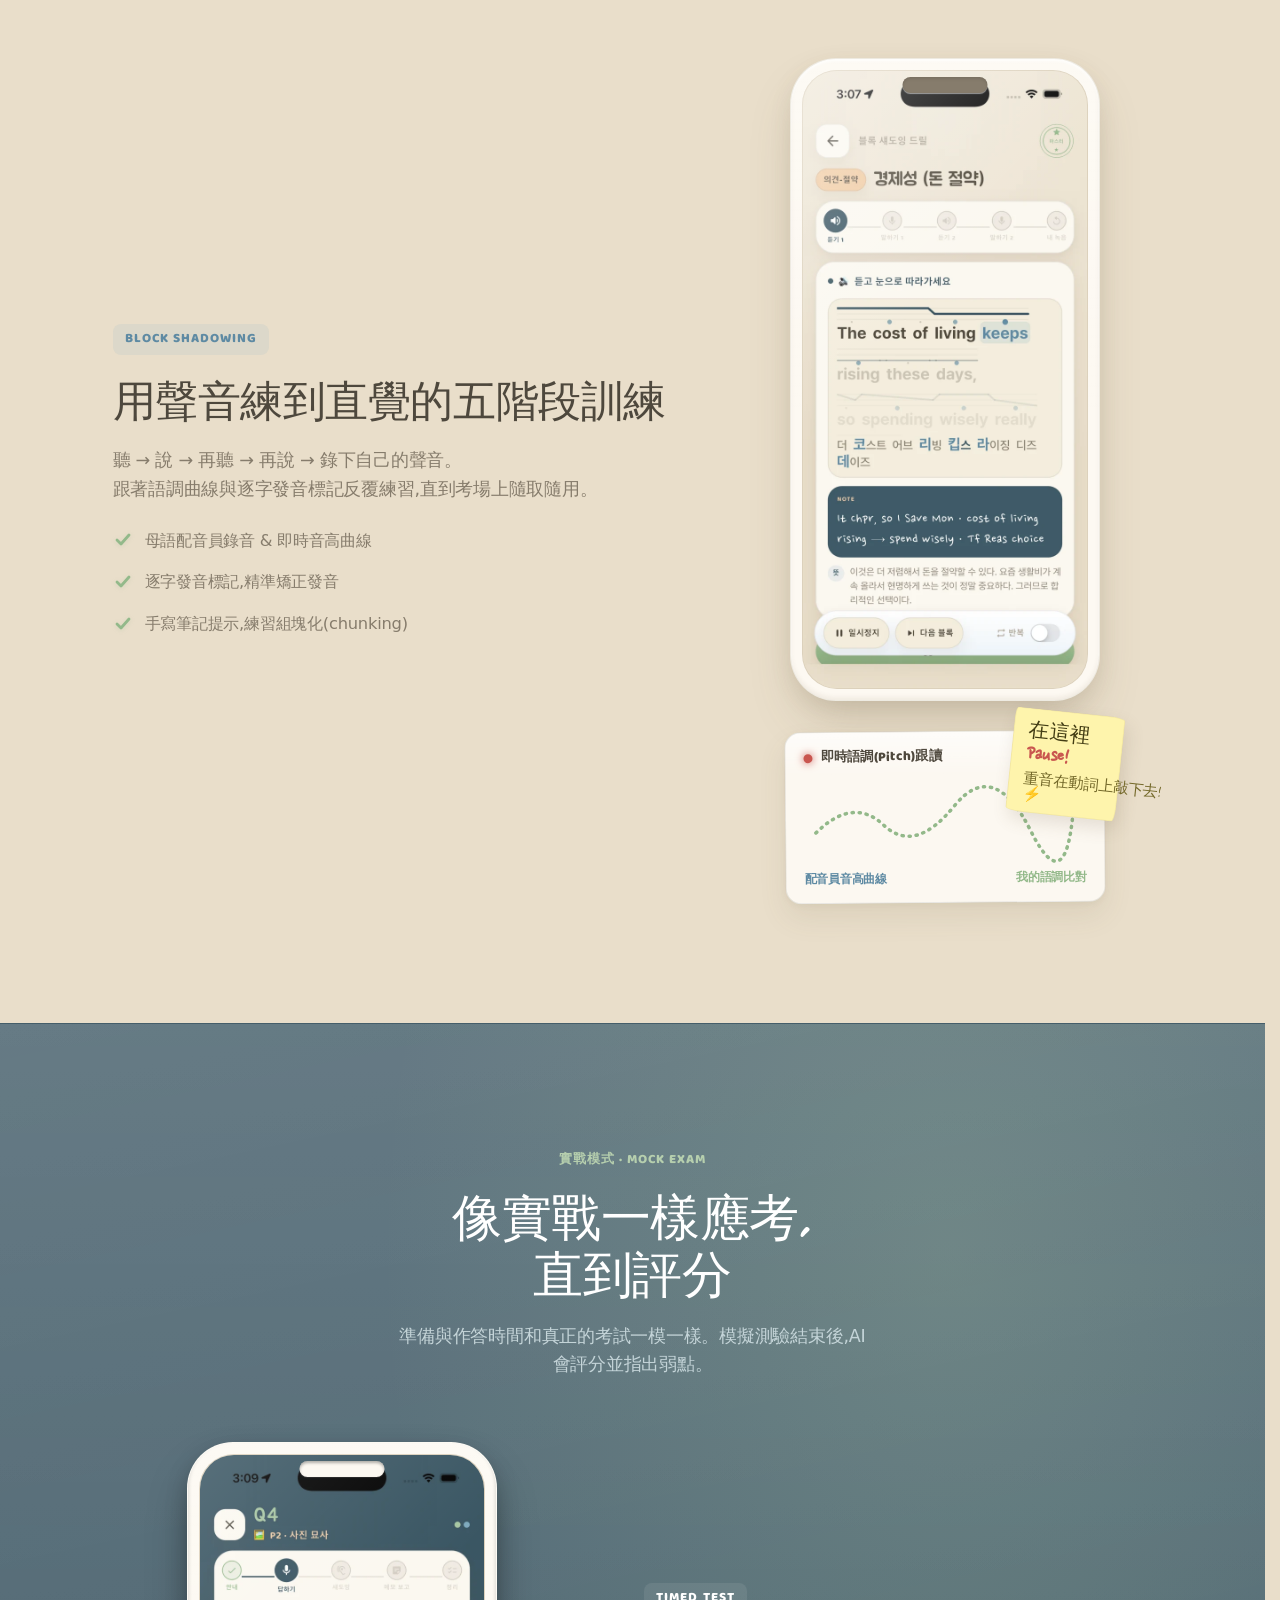
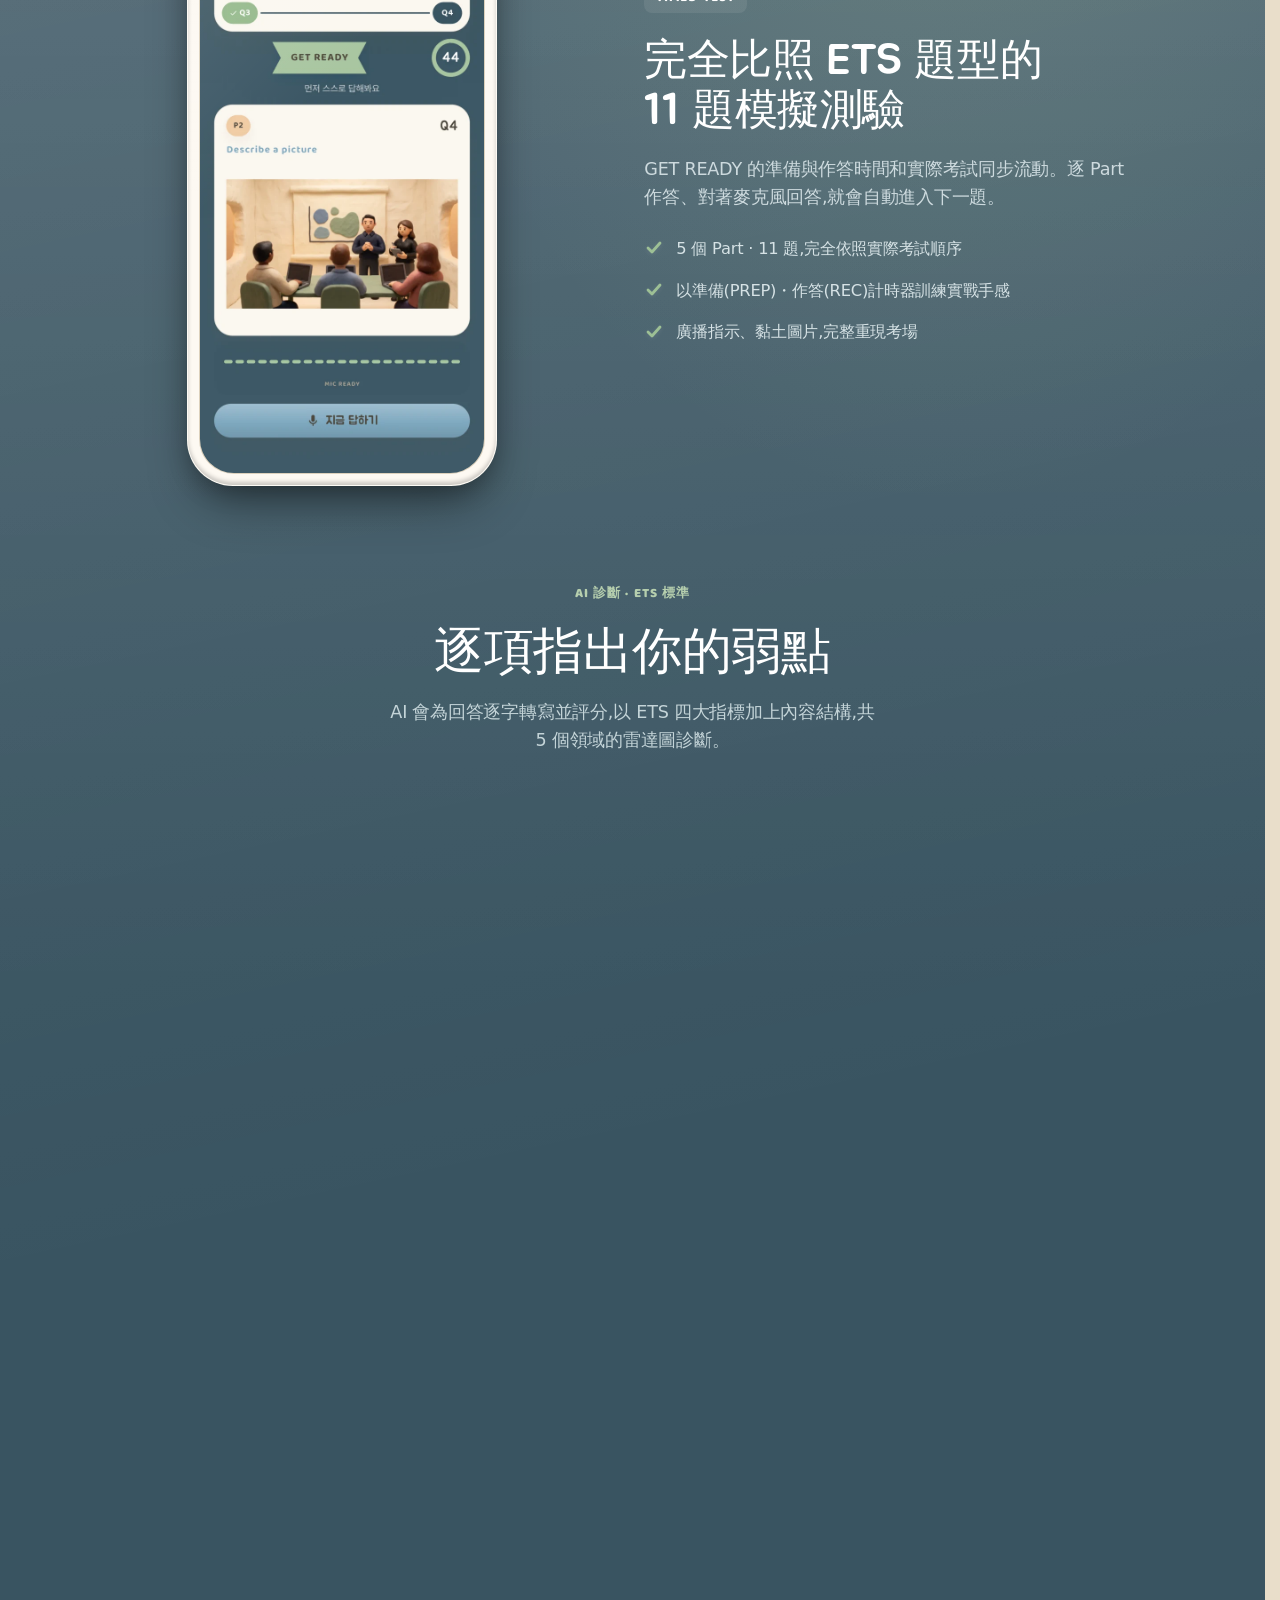
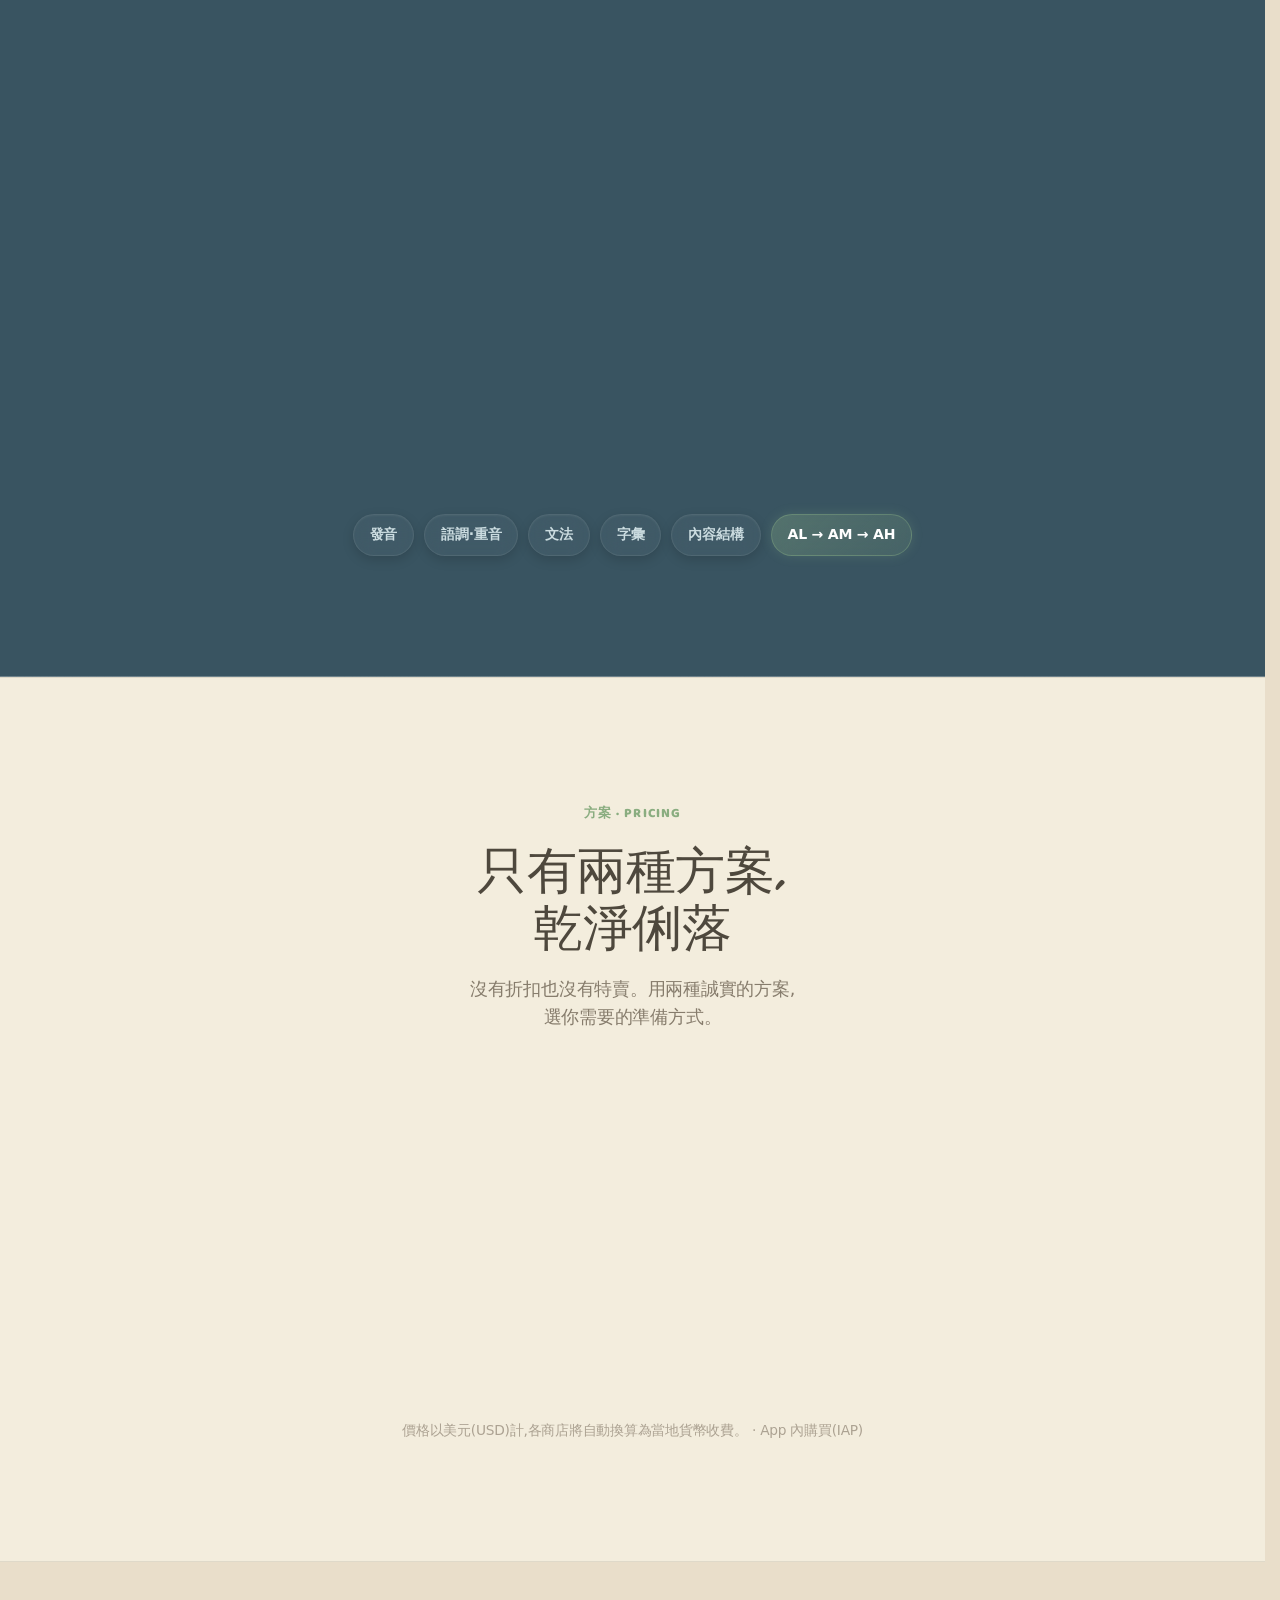
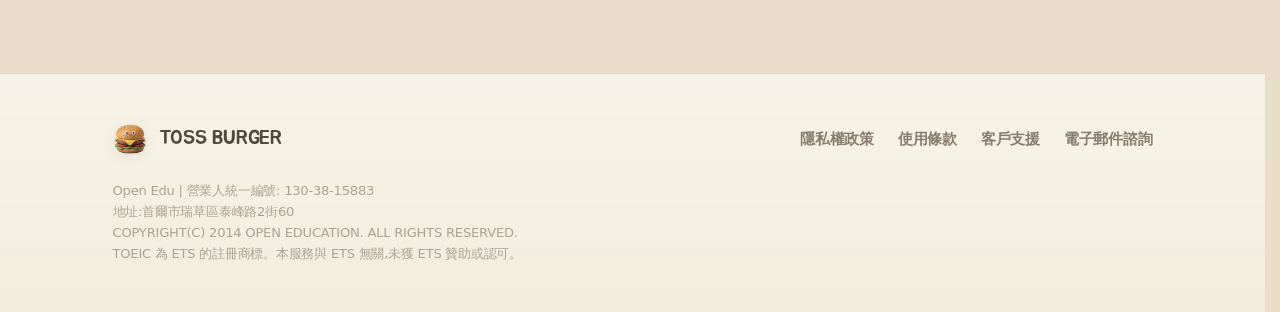
<file: zh-hant/index.html>
<!DOCTYPE html>
<html lang="zh-Hant">
<head>
<meta charset="utf-8">
<meta name="viewport" content="width=device-width, initial-scale=1, viewport-fit=cover">
<title>TOSS BURGER — 用積木記憶與組裝,完成多益口說</title>
<meta name="description" content="TOSS BURGER 是把考試常見定型句「積木」記起來、再組裝開口的 TOEIC 口說訓練 App。積木跟讀、實戰模擬測驗、ETS 標準 AI 雷達診斷,一次到位。">
<meta name="color-scheme" content="light dark">
<meta name="theme-color" content="#e9e0cf" media="(prefers-color-scheme: light)">
<meta name="theme-color" content="#1b2b33" media="(prefers-color-scheme: dark)">
<meta property="og:title" content="TOSS BURGER — 多益口說「記憶×組裝」訓練">
<meta property="og:description" content="別再臨場造句。把定型句記起來、組裝著說。積木跟讀 · 模擬測驗 · AI 雷達診斷。">
<meta property="og:type" content="website">
<meta property="og:url" content="https://tosburger.com/zh-hant/">
<meta property="og:image" content="https://tosburger.com/assets/og.jpg">
<meta property="og:image:width" content="1200">
<meta property="og:image:height" content="630">
<meta property="og:locale" content="zh_TW">
<meta property="og:locale:alternate" content="ko_KR">
<meta property="og:locale:alternate" content="ja_JP">
<meta name="twitter:card" content="summary_large_image">
<link rel="canonical" href="https://tosburger.com/zh-hant/">
<link rel="alternate" hreflang="ko" href="https://tosburger.com/">
<link rel="alternate" hreflang="ja" href="https://tosburger.com/ja/">
<link rel="alternate" hreflang="zh-Hant" href="https://tosburger.com/zh-hant/">
<link rel="alternate" hreflang="x-default" href="https://tosburger.com/">
<link rel="sitemap" type="application/xml" href="/sitemap.xml">
<script type="application/ld+json">
{
  "@context": "https://schema.org",
  "@graph": [
    {
      "@type": "Organization",
      "@id": "https://tosburger.com/#org",
      "name": "Open Edu",
      "url": "https://tosburger.com/",
      "logo": "https://tosburger.com/assets/logo.webp",
      "email": "tosburger.dev@gmail.com"
    },
    {
      "@type": "WebSite",
      "@id": "https://tosburger.com/#website",
      "url": "https://tosburger.com/",
      "name": "TOSS BURGER",
      "inLanguage": "zh-Hant",
      "publisher": { "@id": "https://tosburger.com/#org" }
    },
    {
      "@type": "MobileApplication",
      "@id": "https://tosburger.com/#app",
      "name": "TOSS BURGER — 多益口說範本訓練",
      "alternateName": "TOSS BURGER",
      "operatingSystem": "iOS, Android",
      "applicationCategory": "EducationApplication",
      "description": "把考試中一再出現的定型句「積木」記起來、組裝開口的 TOEIC 口說訓練 App。朗讀 → 積木記憶 → 組裝開口三步驟,附實戰模擬測驗與 AI 評分。",
      "installUrl": ["https://apps.apple.com/app/id6788353969", "https://play.google.com/store/apps/details?id=com.tosscombo.toss_combo"],
      "inLanguage": ["ko", "ja", "zh-Hant"],
      "publisher": { "@id": "https://tosburger.com/#org" },
      "offers": [
        { "@type": "Offer", "name": "TOSS BURGER Pro 1 個月(自動續訂)", "price": "10", "priceCurrency": "USD" },
        { "@type": "Offer", "name": "TOSS BURGER Pro 3 個月(自動續訂)", "price": "20", "priceCurrency": "USD" }
      ]
    },
    {
      "@type": "FAQPage",
      "@id": "https://tosburger.com/#faq",
      "inLanguage": "zh-Hant",
      "mainEntity": [
        {
          "@type": "Question",
          "name": "TOSS BURGER 是什麼樣的 App?",
          "acceptedAnswer": { "@type": "Answer", "text": "TOSS BURGER 是 TOEIC 口說訓練 App。把考試中一再出現的定型句「積木」記起來、依情境組裝開口,以朗讀 → 積木記憶 → 組裝開口三步驟練習。" }
        },
        {
          "@type": "Question",
          "name": "為什麼是記憶×組裝,而不是臨場造句?",
          "acceptedAnswer": { "@type": "Answer", "text": "人的工作記憶一次只能處理 4〜7 個組塊,在考場上臨時造句很容易卡住。取出事先記好的句型積木來組裝,就能流暢作答。" }
        },
        {
          "@type": "Question",
          "name": "可以免費使用嗎?",
          "acceptedAnswer": { "@type": "Answer", "text": "可以免費開始學習,AI 評分需登入後使用。解鎖全部積木、無限次練習與 AI 評分由 Pro 訂閱提供(1 個月 US$10 / 3 個月 US$20,App 內購買)。" }
        },
        {
          "@type": "Question",
          "name": "AI 評分是如何進行的?",
          "acceptedAnswer": { "@type": "Answer", "text": "在實戰模擬測驗錄下回答後,AI 會逐字轉寫並評分,以 ETS 四大指標(發音・語調與重音・文法・字彙)加上內容結構共 5 個領域,用 0–3 分雷達圖診斷並指出弱點。" }
        },
        {
          "@type": "Question",
          "name": "多快能提升分數?",
          "acceptedAnswer": { "@type": "Answer", "text": "實例:一位考生使用 App 僅 8 天,就從 IM3(130 分)升到 AL(160 分)。但學習效果因原有實力與學習量而異,不保證特定分數。" }
        },
        {
          "@type": "Question",
          "name": "可以在哪些裝置上使用?",
          "acceptedAnswer": { "@type": "Answer", "text": "iOS(App Store)與 Android(Google Play)皆已上架。iPhone・iPad 請至 App Store,Android 手機請至 Google Play 下載。" }
        }
      ]
    }
  ]
}
</script>
<link rel="icon" type="image/webp" href="/assets/logo.webp">
<link rel="preconnect" href="https://fonts.googleapis.com">
<link rel="preconnect" href="https://fonts.gstatic.com" crossorigin>
<link rel="stylesheet" href="https://fonts.googleapis.com/css2?family=Jua&family=Baloo+2:wght@500;700;800&family=Nanum+Pen+Script&display=swap">
<link rel="stylesheet" href="/style.css">
<style>
  /* ---- Landing-Only Visual Enhancements (Extending style.css) ---- */
  section { padding-block: clamp(64px, 10vw, 120px); position: relative; }
  
  /* Section Header Styling */
  .sec-head { text-align: center; max-width: 48ch; margin: 0 auto clamp(36px, 6vw, 64px); }
  .sec-head .eyebrow { margin-bottom: 8px; }
  .sec-head h2 { font-size: clamp(2rem, 5vw, 3.1rem); margin: 12px 0 16px; color: var(--ink); }
  .sec-head p { color: var(--ink-soft); font-size: 1.1rem; line-height: 1.6; }

  /* ---- Clay Device Mockup ---- */
  .device { 
    position: relative; 
    margin-inline: auto; 
    width: min(310px, 78vw); 
    padding: 11px; 
    border-radius: 46px;
    background: var(--paper-hi); 
    background-image: var(--clay-gloss);
    box-shadow: 
      0 25px 50px -12px rgba(110, 95, 69, 0.25),
      0 8px 24px -4px rgba(110, 95, 69, 0.15),
      inset 0 2px 3px rgba(255, 255, 255, 0.8),
      inset 0 -3px 4px rgba(110, 95, 69, 0.08); 
    border: 1px solid rgba(110, 95, 69, 0.1);
    transition: transform 0.3s var(--ease-playful);
  }
  .device:hover {
    transform: scale(1.025) translateY(-4px);
  }
  /* Physical Bezel Highlight & Dynamic Island */
  .device::before { 
    content: ""; 
    position: absolute; 
    top: 18px; 
    left: 50%; 
    translate: -50% 0; 
    width: 85px; 
    height: 16px; 
    border-radius: 20px; 
    background: var(--ink-soft); 
    z-index: 10; 
    box-shadow: inset 0 2px 3px rgba(0,0,0,0.1), 0 1px 1px rgba(255,255,255,0.5); 
  }
  /* Glare Sweep Overlay */
  .device::after {
    content: "";
    position: absolute;
    inset: 11px;
    border-radius: 35px;
    background: linear-gradient(135deg, rgba(255, 255, 255, 0.4) 0%, rgba(255, 255, 255, 0) 40%, transparent 40.1%);
    pointer-events: none;
    z-index: 8;
  }
  .device img { 
    width: 100%; 
    height: auto; 
    border-radius: 35px; 
    display: block; 
    background: var(--cream);
    border: 1.5px solid rgba(110, 95, 69, 0.1);
  }
  .device.float { animation: float-device 7s ease-in-out infinite; }
  
  @media (prefers-reduced-motion: reduce) { 
    .device.float, .chip-float, .pitch-dot, .wave-teacher, .wave-learner { animation: none !important; } 
  }
  
  @keyframes float-device { 
    0%, 100% { transform: translateY(0) rotate(-1.5deg); } 
    50% { transform: translateY(-12px) rotate(-1.5deg); } 
  }

  /* ---- Hero Layout & Interactive Styling ---- */
  .hero { padding-top: clamp(40px, 7vw, 92px); }
  .hero-grid { display: grid; grid-template-columns: 1.05fr .95fr; gap: clamp(24px, 5vw, 64px); align-items: center; }
  .hero h1 { font-size: clamp(2.45rem, 6.8vw, 4.3rem); margin: 16px 0 20px; line-height: 1.12; color: var(--ink); }
  
  /* Responsive line breaks */
  @media (max-width: 640px) {
    .br-web { display: none; }
  }

  /* Custom Clay Highlight Underlines */
  .hl-burger {
    color: #c06930;
    text-decoration: underline;
    text-decoration-color: var(--cheese);
    text-underline-offset: 4px;
    text-decoration-thickness: 6px;
    display: inline-block;
  }
  .hl-toss {
    color: var(--tomato-dark);
    text-decoration: underline;
    text-decoration-color: var(--tomato);
    text-underline-offset: 4px;
    text-decoration-thickness: 6px;
    display: inline-block;
  }
  .hl-brand {
    color: var(--ink);
    text-decoration: underline;
    text-decoration-color: var(--lettuce);
    text-underline-offset: 6px;
    text-decoration-thickness: 7px;
    display: inline-block;
  }
  @media (prefers-color-scheme: dark) {
    .hl-burger { color: var(--cheese-dark); text-decoration-color: rgba(241, 203, 164, 0.4); }
    .hl-toss { color: var(--tomato); text-decoration-color: rgba(127, 169, 192, 0.4); }
    .hl-brand { text-decoration-color: rgba(147, 185, 138, 0.4); }
  }

  /* Dynamic Hand-molded Clay Highlighter */
  .hero h1 .hl { 
    color: #4b6139; 
    position: relative; 
    white-space: nowrap; 
    z-index: 1;
    display: inline-block;
  }
  .hero h1 .hl::after { 
    content: ""; 
    position: absolute; 
    left: -4%; 
    right: -4%; 
    bottom: -2px; 
    height: 16px; 
    background: var(--sage-soft); 
    border-radius: 50% 15% 45% 10% / 40% 60% 30% 70%; 
    z-index: -1; 
    transform: rotate(-1.2deg);
    opacity: 0.9; 
  }
  
  /* Brand slogan — the 버거움/토스 wordplay, sits between h1 and the lead */
  .hero p.slogan {
    font-family: "Jua", sans-serif;
    font-size: clamp(1.12rem, 2.5vw, 1.45rem);
    color: var(--ink);
    line-height: 1.5;
    margin: 0 0 14px;
    max-width: 34ch;
  }
  .hero p.slogan .pun { color: var(--cheese-dark); }
  .hero p.slogan .brand { color: var(--tomato-dark); }
  .hero p.lead { font-size: clamp(1.1rem, 2.4vw, 1.35rem); color: var(--ink-soft); max-width: 36ch; line-height: 1.6; }
  .hero .cta { display: flex; flex-wrap: wrap; gap: 14px; margin-top: 32px; }
  .hero .note { margin-top: 24px; }
  .hero .fig { position: relative; }
  
  /* Decorative Backdrop blur blobs */
  .blob { position: absolute; z-index: -1; filter: blur(54px); border-radius: 50%; pointer-events: none; }
  .blob.a { width: 340px; height: 340px; background: color-mix(in srgb, var(--sage) 55%, transparent); top: -40px; right: -20px; opacity: 0.5; }
  .blob.b { width: 260px; height: 240px; background: color-mix(in srgb, var(--cheese) 65%, transparent); bottom: -30px; left: -40px; opacity: 0.45; }
  
  /* Volumetric 3D Floating Sticker Badges */
  .chip-float { 
    position: absolute; 
    font-family: "Jua", sans-serif;
    font-size: 0.95rem; 
    padding: 11px 18px; 
    border-radius: var(--radius-md); 
    color: var(--ink);
    box-shadow: var(--clay-shadow); 
    border: 1px solid rgba(255, 255, 255, 0.4); 
    display: inline-flex; 
    align-items: center; 
    gap: 8px; 
    z-index: 5;
    user-select: none;
    transition: transform 0.2s var(--ease-playful);
  }
  .chip-float:hover {
    transform: scale(1.15) rotate(1.5deg);
  }
  .chip-float .pz { font-size: 1.15rem; }
  .chip-float.c1 { 
    background: linear-gradient(135deg, #FFF0D4 0%, var(--cheese) 100%); 
    color: var(--cheese-dark); 
    top: 8%; left: -8%; 
    animation: float-sticker-1 5s ease-in-out infinite;
  }
  .chip-float.c2 { 
    background: linear-gradient(135deg, #ECF5FC 0%, var(--tomato) 100%); 
    color: var(--tomato-dark); 
    bottom: 16%; right: -9%; 
    animation: float-sticker-2 6s ease-in-out infinite;
  }
  
  @keyframes float-sticker-1 { 
    0%, 100% { transform: translateY(0) rotate(1.5deg); } 
    50% { transform: translateY(-8px) rotate(-1.5deg); } 
  }
  @keyframes float-sticker-2 { 
    0%, 100% { transform: translateY(0) rotate(-2.5deg); } 
    50% { transform: translateY(-10px) rotate(1deg); } 
  }

  @media (max-width: 820px) {
    .hero-grid { grid-template-columns: 1fr; text-align: center; }
    .hero p.lead { margin-inline: auto; }
    .hero .cta, .hero .note { justify-content: center; }
    .hero .fig { margin-top: 36px; }
    .chip-float.c1 { left: 4%; } .chip-float.c2 { right: 4%; }
  }

  /* ---- Problem Band Stat Cards ---- */
  .band { background: var(--paper); border-block: 1px solid var(--line); }
  .stat-row { display: grid; grid-template-columns: repeat(3, 1fr); gap: 20px; text-align: center; }
  .stat { 
    background: var(--card); 
    border: 1px solid var(--line); 
    border-radius: var(--radius); 
    padding: 32px 20px; 
    box-shadow: var(--card-shadow); 
    background-image: linear-gradient(180deg, rgba(255,255,255,0.6) 0%, rgba(255,255,255,0) 25%);
    transition: transform 0.25s var(--ease-playful), box-shadow 0.25s ease;
  }
  .stat:hover {
    transform: translateY(-6px) scale(1.02);
    box-shadow: 0 20px 40px -12px rgba(110, 95, 69, 0.22), inset 0 2px 3px rgba(255,255,255,0.8);
  }
  .stat .n { 
    font-family: "Jua", sans-serif; 
    font-size: clamp(2.3rem, 5.2vw, 3.2rem); 
    font-variant-numeric: tabular-nums; 
    line-height: 1;
  }
  /* Color differentiation based on app Metaphors */
  .stat:nth-child(1) .n { color: var(--tomato-dark); }
  .stat:nth-child(2) .n { color: var(--onion-dark); }
  .stat:nth-child(3) .n { color: var(--lettuce); }
  .stat .l { color: var(--ink-soft); font-size: 0.98rem; margin-top: 10px; line-height: 1.4; font-weight: 500; }
  @media (max-width: 620px) { .stat-row { grid-template-columns: 1fr; gap: 14px; } }

  /* ---- Method Reverse-Training Steps ---- */
  .steps { display: grid; grid-template-columns: repeat(3, 1fr); gap: 24px; }
  .step { 
    position: relative; 
    background: var(--card); 
    border: 1px solid var(--line); 
    border-radius: var(--radius); 
    padding: 34px 28px; 
    box-shadow: var(--card-shadow); 
    background-image: linear-gradient(180deg, rgba(255,255,255,0.6) 0%, rgba(255,255,255,0) 20%);
    transition: transform 0.25s var(--ease-playful), box-shadow 0.25s ease;
  }
  .step:hover {
    transform: translateY(-8px) rotate(0.5deg);
    box-shadow: 0 22px 44px -14px rgba(110, 95, 69, 0.25), inset 0 2px 3px rgba(255,255,255,0.8);
  }
  .step-ico { 
    width: 96px; height: 96px; 
    border-radius: var(--radius-md); 
    background: var(--paper-hi); 
    object-fit: cover; 
    margin-bottom: 20px; 
    box-shadow: var(--clay-shadow); 
    border: 1.5px solid rgba(255,255,255,0.5);
    transition: transform 0.3s ease;
  }
  .step:hover .step-ico {
    transform: scale(1.08) rotate(-2deg);
  }
  .step-n { 
    display: inline-block;
    font-family: "Baloo 2", sans-serif;
    font-weight: 800; 
    letter-spacing: 0.08em; 
    font-size: 0.8rem; 
    padding: 3px 10px;
    border-radius: 8px;
    box-shadow: inset 0 1px 1px rgba(255,255,255,0.3);
  }
  .step:nth-child(1) .step-n { background: #FEE7E4; color: var(--alert); }
  .step:nth-child(2) .step-n { background: #FFF3D6; color: var(--cheese-dark); }
  .step:nth-child(3) .step-n { background: #E6F3EB; color: #43602f; }
  
  .step h3 { font-size: 1.45rem; margin: 10px 0 10px; color: var(--ink); }
  .step p { color: var(--ink-soft); font-size: 1rem; line-height: 1.55; }
  .step .arrow { position: absolute; top: 50%; right: -24px; translate: 0 -50%; color: var(--sage); z-index: 5; filter: drop-shadow(0 2px 4px rgba(78,72,61,0.1)); }
  @media (max-width: 760px) { .steps { grid-template-columns: 1fr; gap: 16px; } .step .arrow { display: none; } }

  /* ---- Feature Structure & Modular Layouts ---- */
  .feature { display: grid; grid-template-columns: .95fr 1.05fr; gap: clamp(32px, 6vw, 72px); align-items: center; }
  .feature.rev .fig { order: 2; }
  .feature .tag { 
    display: inline-block;
    font-family: "Baloo 2", sans-serif;
    font-weight: 800; 
    letter-spacing: 0.08em; 
    text-transform: uppercase; 
    font-size: 0.82rem; 
    color: var(--tomato-dark); 
    background: rgba(127, 169, 192, 0.12);
    padding: 4px 12px;
    border-radius: 8px;
    margin-bottom: 12px;
  }
  .feature h2 { font-size: clamp(1.8rem, 4.5vw, 2.7rem); margin: 12px 0 18px; color: var(--ink); }
  .feature p.lead { color: var(--ink-soft); font-size: 1.1rem; line-height: 1.6; }
  .feature ul { list-style: none; padding: 0; margin: 24px 0 0; display: grid; gap: 14px; }
  .feature li { display: flex; gap: 12px; align-items: flex-start; font-size: 1.02rem; color: var(--ink-soft); }
  .feature li svg { flex: none; margin-top: 3.5px; filter: drop-shadow(0 1.5px 2px rgba(147,185,138,0.25)); }
  @media (max-width: 820px) { .feature { grid-template-columns: 1fr; } .feature.rev .fig { order: 0; } }

  /* ---- Modular Block Interlocking Puzzle Assembly ---- */
  .assemble { display: flex; flex-wrap: wrap; align-items: center; gap: 10px; margin: 26px 0 6px; }
  .assemble .blk { 
    font-family: "Jua", sans-serif; 
    font-size: 0.95rem; 
    padding: 12px 18px; 
    border-radius: var(--radius-sm); 
    color: var(--ink); 
    box-shadow: var(--clay-shadow); 
    border: 1.5px solid rgba(255, 255, 255, 0.2); 
    position: relative;
    user-select: none;
    transition: transform 0.2s var(--ease-playful);
  }
  .assemble .blk:hover {
    transform: translateY(-2px) scale(1.05);
  }
  /* Specific claymatic gradients mimicking physical clay */
  .assemble .blk.bg-onion { background-image: var(--clay-gloss), var(--clay-onion); color: #432E5D; }
  .assemble .blk.bg-tomato { background-image: var(--clay-gloss), var(--clay-tomato); color: #1E3747; }
  .assemble .blk.bg-cheese { background-image: var(--clay-gloss), var(--clay-cheese); color: #583F15; }
  
  .assemble .plus, .assemble .eq { 
    font-family: "Jua", sans-serif; 
    font-size: 1.45rem; 
    color: var(--ink-muted); 
    user-select: none;
  }
  .assemble .ans { 
    font-family: "Jua", sans-serif; 
    font-size: 1.1rem; 
    padding: 14px 22px; 
    border-radius: var(--radius-md); 
    background-image: var(--clay-gloss), var(--clay-lettuce); 
    color: #273A16; 
    box-shadow: 0 8px 16px rgba(147, 185, 138, 0.3), var(--clay-shadow); 
    border: 1.5px solid rgba(255,255,255,0.25);
    transition: transform 0.2s var(--ease-playful);
  }
  .assemble .ans:hover {
    transform: translateY(-3px) rotate(2deg) scale(1.06);
  }

  /* ---- Interactive Real-Time Pitch Wave & Scribble Note ---- */
  .pitch-container { 
    position: relative; 
    margin-top: 30px; 
    width: 100%; 
    max-width: 320px; 
    margin-inline: auto; 
    transform: rotate(-0.5deg);
  }
  .pitch-wave-card { 
    background: var(--card); 
    border-radius: var(--radius-sm); 
    border: 1.5px solid var(--line); 
    padding: 14px 18px; 
    box-shadow: var(--card-shadow); 
    background-image: linear-gradient(180deg, rgba(255,255,255,0.6) 0%, rgba(255,255,255,0) 25%);
  }
  .pitch-header { display: flex; align-items: center; gap: 8px; margin-bottom: 10px; }
  .pitch-dot { 
    width: 9px; height: 9px; 
    background: var(--alert); 
    border-radius: 50%; 
    box-shadow: 0 0 8px var(--alert);
    animation: pulse-dot 1.5s infinite ease-in-out; 
  }
  .pitch-title { font-size: 0.84rem; font-weight: 800; color: var(--ink); font-family: "Baloo 2", sans-serif; letter-spacing: 0.02em; }
  .pitch-svg { width: 100%; height: auto; overflow: visible; }
  
  /* Accent path draw animation */
  .wave-teacher { 
    stroke-dasharray: 400; 
    stroke-dashoffset: 400; 
    animation: draw-wave 4.5s ease-in-out infinite alternate; 
  }
  .wave-learner { 
    stroke-dasharray: 1 5; 
    animation: draw-learner 4.5s ease-in-out infinite alternate; 
  }
  @keyframes draw-wave { to { stroke-dashoffset: 0; } }
  @keyframes draw-learner { 0% { opacity: 0; } 20% { opacity: 1; } 100% { opacity: 1; } }
  
  .pitch-tags { display: flex; justify-content: space-between; margin-top: 10px; font-size: 0.75rem; font-weight: 700; }
  .tag-teacher { color: var(--tomato-dark); }
  .tag-learner { color: var(--lettuce); }
  
  /* Beautiful Post-it Notepad with Handwriting Script */
  .memo-note { 
    position: absolute; 
    top: -24px; right: -28px; 
    background: #FEF4AC; 
    box-shadow: 4px 8px 18px rgba(110, 95, 69, 0.16); 
    border: 1px solid rgba(110, 95, 69, 0.08); 
    padding: 11px 15px; 
    border-radius: 3px 18px 4px 22px / 14px 4px 18px 4px; 
    transform: rotate(6.5deg) scale(0.95); 
    transform-origin: top left; 
    z-index: 10; 
    width: 116px; 
    user-select: none;
    transition: transform 0.25s var(--ease-playful);
  }
  .memo-note:hover { transform: rotate(3deg) scale(1.06); }
  .memo-text { font-family: "Nanum Pen Script", cursive; font-size: 1.35rem; color: #433D14; line-height: 1.15; }
  .memo-text span { color: var(--alert); font-weight: 700; }
  .memo-sub { font-family: "Nanum Pen Script", cursive; font-size: 1rem; color: #736829; margin-top: 4px; line-height: 1; }

  /* ---- Deep Midnight Stage ( 실전 & AI 진단 ) ---- */
  .stage { 
    position: relative; 
    color: #eaf1f2; 
    background: var(--slate-deep);
    background-image: var(--clay-gloss), linear-gradient(168deg, rgba(255,255,255,0.1) 0%, rgba(255,255,255,0) 60%);
    overflow: hidden; 
    border-top: 1px solid rgba(255,255,255,0.06);
    border-bottom: 1px solid rgba(255,255,255,0.06);
  }
  /* Luminous atmospheric glowing backdrop */
  .stage::before { 
    content: ""; 
    position: absolute; 
    inset: 0; 
    background: radial-gradient(75% 50% at 75% 8%, color-mix(in srgb, var(--sage) 22%, transparent), transparent 60%); 
    pointer-events: none; 
  }
  .stage .wrap { position: relative; }
  .stage .eyebrow { color: color-mix(in srgb, var(--sage) 85%, #fff); }
  .stage .sec-head h2 { color: #fff; }
  .stage .sec-head p { color: #c4d4d8; }
  .stage .tag { color: #fff; background: rgba(255,255,255,0.08); }
  .stage h2, .stage h3 { color: #fff; }
  .stage p.lead { color: #cddade; }
  .stage .feature { margin-bottom: clamp(48px, 8vw, 92px); }
  .stage .device { 
    background: var(--paper-hi); 
    background-image: var(--clay-gloss);
    box-shadow: 
      0 25px 50px -12px rgba(0, 0, 0, 0.45),
      0 8px 24px -4px rgba(0, 0, 0, 0.25),
      inset 0 2px 3px rgba(255, 255, 255, 0.15),
      inset 0 -3px 4px rgba(0, 0, 0, 0.2);
    border: 1px solid rgba(255, 255, 255, 0.1);
  }
  .stage .device::before {
    background: var(--card);
    box-shadow: inset 0 2px 3px rgba(0,0,0,0.3), 0 1px 1px rgba(255,255,255,0.1);
  }
  .stage .device::after {
    background: linear-gradient(135deg, rgba(255, 255, 255, 0.15) 0%, rgba(255, 255, 255, 0) 40%, transparent 40.1%);
  }
  .stage .feature li { color: #d6e2e5; }
  .stage .feature li svg { filter: drop-shadow(0 1.5px 2px rgba(255,255,255,0.1)); }

  /* Premium Tablet-Style Screenshot Showcase Container */
  .showcase-device { 
    border-radius: var(--radius); 
    overflow: hidden; 
    border: 1px solid rgba(255,255,255,0.12); 
    box-shadow: 0 32px 64px -22px rgba(0,0,0,0.55); 
    background: #2b3e4a; 
    transition: transform 0.3s ease;
  }
  .showcase-device:hover {
    transform: translateY(-2px);
  }
  .tablet-header { 
    height: 38px; 
    background: rgba(0, 0, 0, 0.2); 
    border-bottom: 1px solid rgba(255,255,255,0.06); 
    display: flex; 
    align-items: center; 
    padding-inline: 18px; 
    gap: 14px;
  }
  .tablet-dots { display: flex; gap: 6px; }
  .tablet-dots span { width: 8px; height: 8px; border-radius: 50%; background: rgba(255,255,255,0.15); }
  .tablet-address { 
    font-family: "Baloo 2", sans-serif;
    font-weight: 700;
    font-size: 0.76rem; 
    color: rgba(255,255,255,0.3); 
    background: rgba(0, 0, 0, 0.15); 
    padding: 3px 18px; 
    border-radius: 6px; 
    width: 240px; 
    text-align: center;
    overflow: hidden;
    text-overflow: ellipsis;
    white-space: nowrap;
  }
  .tablet-screen img { width: 100%; height: auto; display: block; border-top: 1px solid rgba(0,0,0,0.1); }

  /* Dual Grid for Results Section on Desktop */
  .result-showcase-grid { 
    display: grid; 
    grid-template-columns: 1.15fr .85fr; 
    gap: clamp(24px, 4vw, 48px); 
    align-items: stretch; 
    margin-top: clamp(32px, 5vw, 60px); 
  }
  @media (max-width: 900px) { .result-showcase-grid { grid-template-columns: 1fr; } }

  /* ---- Spectacular Pentagonal Interactive AI Radar Card ---- */
  .radar-card { 
    background: rgba(255, 255, 255, 0.035) !important; 
    border: 1.5px solid rgba(255, 255, 255, 0.08) !important; 
    box-shadow: 0 24px 48px -18px rgba(0,0,0,0.45) !important;
    background-image: linear-gradient(180deg, rgba(255,255,255,0.04) 0%, rgba(255,255,255,0) 25%) !important;
    display: flex;
    flex-direction: column;
    justify-content: space-between;
    padding: 32px 24px !important;
  }
  .radar-header { text-align: center; margin-bottom: 22px; }
  .radar-header h3 { font-size: 1.35rem; color: #fff; margin-bottom: 4px; }
  .radar-subtitle { font-size: 0.8rem; color: #a4b9bf; font-weight: 600; margin: 0; }
  
  .radar-chart-container { 
    position: relative; 
    width: 100%; 
    max-width: 240px; 
    margin-inline: auto; 
    aspect-ratio: 1; 
    user-select: none;
  }
  .radar-svg { width: 100%; height: 100%; overflow: visible; }
  
  /* Radar Chart SVG Grid styling */
  .grid-line { fill: none; stroke: rgba(255, 255, 255, 0.08); stroke-width: 1.5; }
  .spoke { fill: none; stroke: rgba(255, 255, 255, 0.08); stroke-width: 1.5; stroke-dasharray: 2 4; }
  
  /* Glowing interactive polygons */
  .poly-take1 { 
    fill: rgba(172, 162, 146, 0.12); 
    stroke: rgba(172, 162, 146, 0.35); 
    stroke-width: 2; 
    stroke-linecap: round; 
    stroke-linejoin: round; 
  }
  .poly-take2 { 
    fill: rgba(147, 185, 138, 0.22); 
    stroke: var(--lettuce); 
    stroke-width: 3.5; 
    stroke-linecap: round; 
    stroke-linejoin: round; 
    filter: drop-shadow(0 0 6px rgba(147, 185, 138, 0.3));
  }
  .vertex { fill: #fff; stroke: var(--lettuce); stroke-width: 2.5; filter: drop-shadow(0 2px 4px rgba(0,0,0,0.3)); }
  
  /* Accurate coordinate-mapped HTML Labels over SVG */
  .radar-label { position: absolute; display: flex; flex-direction: column; align-items: center; font-size: 0.74rem; font-weight: 700; line-height: 1.25; }
  .radar-label .label-txt { color: #b4c9cd; font-family: "Pretendard", sans-serif; font-size: 0.72rem; }
  .radar-label .label-val { font-family: "Baloo 2", sans-serif; font-size: 0.85rem; font-weight: 800; padding: 1px 7px; border-radius: 6px; box-shadow: inset 0 1px 0 rgba(255,255,255,0.1); }
  
  .val-lettuce { background: rgba(147, 185, 138, 0.18); color: var(--lettuce); border: 1px solid rgba(147, 185, 138, 0.25); }
  .val-cheese { background: rgba(201, 138, 82, 0.18); color: var(--cheese-dark); border: 1px solid rgba(201, 138, 82, 0.25); }
  
  .label-top { top: -6%; left: 50%; transform: translateX(-50%); }
  .label-right-top { top: 22%; right: -12%; align-items: flex-start; }
  .label-right-bottom { bottom: 8%; right: -2%; align-items: flex-start; }
  .label-left-bottom { bottom: 8%; left: -2%; align-items: flex-end; }
  .label-left-top { top: 22%; left: -12%; align-items: flex-end; }

  /* Radar legend panel details */
  .radar-legend { display: flex; flex-wrap: wrap; justify-content: center; gap: 10px 18px; margin-top: 26px; border-top: 1px solid rgba(255,255,255,0.06); padding-top: 16px; }
  .leg-item { display: inline-flex; align-items: center; gap: 7px; font-size: 0.8rem; font-weight: 600; color: #a4b9bf; }
  .leg-dot { width: 8px; height: 8px; border-radius: 50%; display: inline-block; }
  .take1 .leg-dot { background: rgba(172, 162, 146, 0.6); }
  .take2 .leg-dot { background: var(--lettuce); box-shadow: 0 0 6px var(--lettuce); }
  .badge-up { font-family: "Baloo 2", sans-serif; font-size: 0.74rem; font-weight: 800; background: var(--lettuce); color: #273a16; padding: 1px 6px; border-radius: 5px; margin-left: 2px; }

  /* Glowing Translucent Dimension pills */
  .dims { display: flex; flex-wrap: wrap; justify-content: center; gap: 10px; margin-top: 32px; }
  .dims span { 
    font-size: .88rem; 
    font-weight: 700; 
    padding: 8px 16px; 
    border-radius: 999px; 
    background: rgba(255, 255, 255, 0.04); 
    color: #cbdce0; 
    border: 1.5px solid rgba(255, 255, 255, 0.08); 
    box-shadow: 0 4px 12px rgba(0,0,0,0.15), inset 0 1px 2px rgba(255,255,255,0.05);
    backdrop-filter: blur(10px);
    -webkit-backdrop-filter: blur(10px);
    transition: background 0.2s ease, color 0.2s ease, border-color 0.2s ease, transform 0.2s ease;
  }
  .dims span:not(.lv):hover {
    background: rgba(255, 255, 255, 0.08);
    color: #fff;
    border-color: rgba(255, 255, 255, 0.16);
    transform: translateY(-1px);
  }
  .dims span.lv { 
    background: linear-gradient(135deg, rgba(147, 185, 138, 0.3) 0%, rgba(147, 185, 138, 0.15) 100%); 
    border-color: rgba(147, 185, 138, 0.35); 
    color: #fff; 
    font-weight: 800;
    box-shadow: 0 0 12px rgba(147, 185, 138, 0.2);
  }

  /* ---- Final Call To Action Styling ---- */
  .final { 
    text-align: center; 
    background: #5A7B4C; 
    background-image: var(--clay-gloss), linear-gradient(145deg, rgba(255,255,255,0.1) 0%, rgba(0,0,0,0.1) 100%);
    color: #fff; 
    border-radius: clamp(28px, 5vw, 44px); 
    padding: clamp(48px, 8vw, 84px) var(--pad); 
    box-shadow: 
      0 30px 60px -20px rgba(110, 95, 69, 0.32),
      0 4px 12px rgba(110, 95, 69, 0.12),
      inset 0 1.5px 2px rgba(255,255,255,0.22),
      inset 0 -3px 4px rgba(0,0,0,0.15); 
    border: 1px solid rgba(255,255,255,0.08);
    position: relative;
    overflow: hidden;
  }
  .final::before {
    content: "";
    position: absolute;
    inset: 0;
    background: radial-gradient(circle at 15% 15%, rgba(255,255,255,0.1) 0%, transparent 60%);
    pointer-events: none;
  }
  .final h2 { color: #fff; font-size: clamp(2rem, 5.2vw, 3.2rem); line-height: 1.15; text-shadow: 0 2px 4px rgba(45, 60, 36, 0.15); }
  .final p { color: #edf5ee; margin: 16px auto 30px; max-width: 44ch; font-size: 1.15rem; line-height: 1.6; }
  .final .btn-primary { 
    background: #fff; 
    color: #3b5431; 
    box-shadow: 0 14px 28px rgba(45, 60, 36, 0.25), inset 0 2.5px 3px rgba(255,255,255,1); 
  }
  .final .btn-primary:hover { 
    background: var(--paper-hi); 
    color: #273b1e; 
    transform: translateY(-3px) scale(1.03); 
    box-shadow: 0 18px 36px rgba(45, 60, 36, 0.3), inset 0 1px 0 #fff;
  }
  .final .disc { margin-top: 28px; font-size: .84rem; color: #d4e2da; font-weight: 500; }

  /* ---- Philosophy Band ---- */
  .philo { background: var(--paper); border-block: 1px solid var(--line); }
  .philo-card { max-width: 62ch; margin-inline: auto; text-align: center; }
  .philo-card h2 { font-size: clamp(2rem, 5.4vw, 3.2rem); margin: 12px 0 20px; color: var(--ink); }
  .philo-lead { font-size: clamp(1.12rem, 2.4vw, 1.42rem); color: var(--ink-soft); line-height: 1.65; }
  .philo-lead strong { color: var(--ink); font-weight: 700; }
  .philo-kicker { margin-top: 22px; font-size: clamp(1.05rem, 2.2vw, 1.3rem); color: var(--ink-soft); line-height: 1.6; }
  .philo-kicker .hl-in { color: #4b6139; font-weight: 700; position: relative; white-space: nowrap; z-index: 1; display: inline-block; }
  .philo-kicker .hl-in::after { content: ""; position: absolute; left: -3%; right: -3%; bottom: 0; height: 13px; background: var(--sage-soft); border-radius: 50% 15% 45% 10% / 40% 60% 30% 70%; z-index: -1; transform: rotate(-1deg); opacity: 0.85; }

  /* ---- Pricing ---- */
  .pricing { display: grid; grid-template-columns: repeat(2, 1fr); gap: 20px; max-width: 760px; margin-inline: auto; align-items: stretch; }
  .plan {
    position: relative; background: var(--card); border: 1px solid var(--line);
    border-radius: var(--radius); padding: 34px 30px; box-shadow: var(--card-shadow);
    background-image: var(--clay-gloss); display: flex; flex-direction: column;
    transition: transform var(--dur-settle) var(--ease-playful), box-shadow var(--dur-settle) var(--ease-press);
  }
  .plan:hover { transform: translateY(-6px); box-shadow: 0 22px 44px -14px rgba(110, 95, 69, 0.22), inset 0 2px 3px rgba(255, 255, 255, 0.8); }
  .plan-hero { border: 2px solid var(--sage-ink); }
  .plan-badge {
    position: absolute; top: -13px; left: 30px; font-family: "Baloo 2", sans-serif;
    font-weight: 800; font-size: 0.76rem; letter-spacing: 0.05em; color: #fff;
    background-image: var(--clay-gloss), var(--clay-lettuce); padding: 5px 15px;
    border-radius: var(--radius-pill); box-shadow: var(--shadow-sm);
  }
  .plan-name { font-size: 1.5rem; color: var(--ink); }
  .plan-price { font-family: "Jua", sans-serif; font-size: clamp(2.4rem, 5vw, 3rem); color: var(--ink); line-height: 1; margin: 10px 0 6px; }
  .plan-price .per { font-size: 1rem; color: var(--ink-muted); font-family: "Pretendard", sans-serif; margin-left: 5px; }
  .plan-sub { color: var(--ink-soft); font-size: 0.98rem; line-height: 1.5; }
  .plan-feat { list-style: none; padding: 0; margin: 22px 0 0; display: grid; gap: 11px; }
  .plan-feat li { position: relative; padding-left: 27px; color: var(--ink-soft); font-size: 0.98rem; line-height: 1.45; }
  .plan-feat li::before { content: ""; position: absolute; left: 2px; top: 0.38em; width: 14px; height: 14px; border-radius: 50%; background: linear-gradient(135deg, var(--sage) 0%, var(--sage-ink) 100%); box-shadow: inset 0 1.5px 2px rgba(255, 255, 255, 0.6); }
  .pricing-note { text-align: center; color: var(--ink-muted); font-size: 0.86rem; margin-top: 24px; line-height: 1.6; }
  @media (max-width: 620px) { .pricing { grid-template-columns: 1fr; gap: 26px; } }

  /* ---- Scrollable, readable result report ----
     shot-result is a WIDE 1600x853 report → show it tall & readable and let
     the user pan horizontally to read the whole thing. */
  .tablet-screen { overflow: auto; scroll-behavior: smooth; -webkit-overflow-scrolling: touch; background: #223441; }
  .tablet-screen:focus-visible { outline: 3px solid var(--lettuce); outline-offset: -3px; }
  .tablet-screen img { height: clamp(440px, 64vh, 640px); width: auto; max-width: none; min-width: 0; display: block; }
  .tablet-screen::-webkit-scrollbar { width: 11px; height: 11px; }
  .tablet-screen::-webkit-scrollbar-thumb { background: rgba(255, 255, 255, 0.28); border-radius: 999px; border: 3px solid transparent; background-clip: padding-box; }
  .tablet-screen::-webkit-scrollbar-thumb:hover { background: rgba(255, 255, 255, 0.42); }
  .tablet-screen::-webkit-scrollbar-track { background: rgba(0, 0, 0, 0.18); }
  .scroll-hint { text-align: center; font-size: 0.76rem; font-weight: 700; color: rgba(255, 255, 255, 0.55); padding: 9px; background: rgba(0, 0, 0, 0.18); font-family: "Baloo 2", sans-serif; letter-spacing: 0.02em; }
  .read-guide {
    max-width: 62ch; margin: clamp(28px, 5vw, 44px) auto 0; text-align: center;
    color: #cddade; font-size: 1rem; line-height: 1.7;
    background: rgba(255, 255, 255, 0.04); border: 1.5px solid rgba(255, 255, 255, 0.08);
    border-radius: var(--radius-sm); padding: 18px 24px;
  }
  .read-guide strong { color: #fff; font-weight: 700; }

  /* ---- Native web report card (rebuilt result, fully readable) ---- */
  .report-card { background: var(--card); border-radius: var(--radius); overflow: hidden; box-shadow: 0 32px 64px -22px rgba(0, 0, 0, 0.55); border: 1px solid rgba(255, 255, 255, 0.08); }
  .report-chrome { height: 44px; display: flex; align-items: center; gap: 14px; padding: 0 16px; background: var(--paper); border-bottom: 1px solid var(--line); }
  .report-addr { font-family: "Baloo 2", sans-serif; font-weight: 700; font-size: 0.76rem; color: var(--ink-muted); background: var(--card); border: 1px solid var(--line); padding: 3px 16px; border-radius: var(--radius-pill); }
  .report-body { padding: clamp(22px, 4vw, 34px); color: var(--ink); }
  .report-hero { text-align: center; }
  .report-mascot { font-size: 2.6rem; line-height: 1; }
  .report-score { font-family: "Jua", sans-serif; margin: 6px 0 0; line-height: 1; }
  .report-score b { font-size: clamp(3rem, 8vw, 4.2rem); color: var(--ink); font-weight: 400; }
  .report-score span { font-size: 1.2rem; color: var(--ink-muted); margin-left: 8px; }
  .report-level { display: inline-block; margin-top: 10px; font-family: "Baloo 2", sans-serif; font-weight: 800; font-size: 0.9rem; letter-spacing: 0.03em; color: #fff; background-image: var(--clay-gloss), var(--clay-lettuce); padding: 5px 16px; border-radius: var(--radius-pill); box-shadow: var(--shadow-sm); }
  .report-caption { color: var(--ink-soft); font-size: 0.9rem; margin: 12px 0 0; line-height: 1.5; }

  .takes { display: grid; gap: 15px; margin: 26px 0 6px; }
  .take-top { display: flex; justify-content: space-between; align-items: baseline; margin-bottom: 7px; }
  .take-name { font-weight: 700; color: var(--ink); font-size: 0.96rem; }
  .take-score { font-family: "Jua", sans-serif; color: var(--ink); font-size: 1.1rem; }
  .take-score i { font-style: normal; color: var(--ink-muted); font-size: 0.8rem; font-family: "Pretendard", sans-serif; }
  .take-score .up { font-family: "Baloo 2", sans-serif; font-weight: 800; font-size: 0.76rem; color: #43602f; background: var(--sage-soft); padding: 1px 8px; border-radius: 6px; margin-left: 4px; }
  .take-bar { height: 13px; border-radius: 999px; background: var(--paper); overflow: hidden; box-shadow: inset 0 1px 2px rgba(110, 95, 69, 0.14); }
  .take-fill { display: block; height: 100%; border-radius: 999px; }
  .take-fill.t1 { background: linear-gradient(90deg, var(--ink-muted), #c2b49f); }
  .take-fill.t2 { background-image: var(--clay-gloss), var(--clay-lettuce); }

  .report-sec-title { margin: 26px 0 12px; font-family: "Jua", sans-serif; font-size: 1.05rem; color: var(--ink); display: flex; align-items: baseline; gap: 10px; }
  .report-sec-title span { font-family: "Pretendard", sans-serif; font-size: 0.8rem; color: var(--ink-muted); font-weight: 400; }
  .qgrid { display: grid; gap: 8px; }
  .qrow { display: grid; grid-template-columns: auto 1fr auto auto; align-items: center; gap: 10px; background: var(--paper); border: 1px solid var(--line-soft); border-radius: var(--radius-sm); padding: 11px 14px; }
  .qpart { font-family: "Baloo 2", sans-serif; font-weight: 800; font-size: 0.76rem; color: #fff; background: var(--tomato); padding: 2px 8px; border-radius: 6px; }
  .qname { font-weight: 700; color: var(--ink); font-size: 0.92rem; }
  .qq { color: var(--ink-muted); font-size: 0.79rem; white-space: nowrap; }
  .qlv { font-family: "Baloo 2", sans-serif; font-weight: 800; font-size: 0.76rem; padding: 2px 9px; border-radius: 6px; }
  .lv-ah { background: #E6F3EB; color: #43602f; }
  .lv-am { background: rgba(127, 169, 192, 0.16); color: var(--tomato-dark); }
  .lv-al { background: #FFF3D6; color: var(--cheese-dark); }

  .coach { display: flex; gap: 12px; margin-top: 22px; background: color-mix(in srgb, var(--cheese) 16%, var(--card)); border: 1px solid color-mix(in srgb, var(--cheese) 42%, transparent); border-radius: var(--radius-sm); padding: 16px 18px; }
  .coach-ico { font-size: 1.5rem; line-height: 1; flex: none; }
  .coach-title { font-weight: 800; color: var(--ink); margin: 0 0 3px; }
  .coach-text { color: var(--ink-soft); font-size: 0.92rem; line-height: 1.55; margin: 0; }
  .coach-text b { color: var(--ink); font-weight: 700; }
  @media (max-width: 420px) { .qq { display: none; } }

  /* ---- Single-attempt result screen + inline radar on a light clay plate ---- */
  .result-single { max-width: 620px; margin-inline: auto; }
  .report-caption b { color: var(--tomato-dark); font-weight: 700; }

  .radar-inline { margin: 24px 0 4px; padding: 16px 20px 10px; background: color-mix(in srgb, var(--paper) 60%, var(--card)); border: 1px solid var(--line-soft); border-radius: var(--radius-sm); }
  .radar-inline-title { text-align: center; font-family: "Jua", sans-serif; font-size: 1.02rem; color: var(--ink); margin: 0; }
  .radar-inline-title span { display: block; font-family: "Pretendard", sans-serif; font-weight: 400; font-size: 0.74rem; color: var(--ink-muted); margin-top: 3px; }
  .radar-inline .radar-chart-container { max-width: 238px; margin: 12px auto 0; }
  .radar-inline .grid-line { stroke: rgba(78, 72, 61, 0.13); }
  .radar-inline .spoke { stroke: rgba(78, 72, 61, 0.11); }
  .radar-inline .poly-take2 { fill: rgba(147, 185, 138, 0.26); stroke: var(--lettuce); stroke-width: 3; filter: none; }
  .radar-inline .vertex { fill: #fff; stroke: var(--lettuce); stroke-width: 2.5; filter: drop-shadow(0 1px 2px rgba(78, 72, 61, 0.22)); }
  .radar-inline .radar-label .label-txt { color: var(--ink-soft); }
  .radar-inline .radar-label .label-val { box-shadow: none; }
  .radar-inline .val-lettuce { background: var(--sage-soft); color: #43602f; border: 1px solid rgba(147, 185, 138, 0.45); }
  .radar-inline .val-cheese { background: #FBEAD6; color: var(--cheese-dark); border: 1px solid rgba(201, 138, 82, 0.4); }
  .radar-inline-avg { text-align: center; margin: 12px 0 0; font-size: 0.9rem; color: var(--ink-soft); }
  .radar-inline-avg b { font-family: "Jua", sans-serif; color: #43602f; font-size: 1.05rem; }

  /* Smooth Entrance Stagger Reveal */
  .reveal { opacity: 0; transform: translateY(22px); transition: opacity .7s var(--ease-settle), transform .7s var(--ease-settle); }
  .reveal.in { opacity: 1; transform: none; }
  @media (prefers-reduced-motion: reduce) { .reveal { opacity: 1; transform: none; transition: none; } }
  /* ---- Store badges (iOS · Google Play live) ---- */
  .store-badges { display: flex; flex-wrap: wrap; gap: 12px; align-items: center; margin-top: 22px; }
  .badge-store {
    position: relative; display: inline-flex; align-items: center; gap: 11px;
    padding: 11px 18px 11px 16px; border-radius: 16px;
    background: linear-gradient(160deg, #4a443a, #322e28);
    color: #FDF9F2; text-decoration: none; border: 1px solid rgba(0,0,0,.28);
    box-shadow: 0 8px 18px -8px rgba(78,72,61,.55), inset 0 1px 1px rgba(255,255,255,.16);
    transition: transform .22s var(--ease-playful), box-shadow .22s ease;
  }
  .badge-store:hover { transform: translateY(-2px) scale(1.02); box-shadow: 0 14px 26px -10px rgba(78,72,61,.6), inset 0 1px 1px rgba(255,255,255,.2); }
  .badge-store:active { transform: translateY(1px) scale(.99); }
  .badge-store svg { flex: none; }
  .badge-store .bs-txt { display: flex; flex-direction: column; line-height: 1.12; text-align: left; }
  .badge-store .bs-sm { font-size: .68rem; letter-spacing: .02em; opacity: .82; }
  .badge-store .bs-lg { font-family: "Baloo 2", sans-serif; font-weight: 700; font-size: 1.06rem; }
  /* "NEW" tag on the Google Play badge — Android launched on Play (2026-09) */
  .bs-new {
    position: absolute; top: -9px; right: -7px;
    font-family: "Baloo 2", sans-serif; font-weight: 800; font-size: .6rem; letter-spacing: .08em;
    padding: 2px 8px; border-radius: 999px;
    background: var(--tomato); color: #FDF9F2; border: 2px solid var(--paper-hi);
    box-shadow: 0 4px 10px -4px rgba(78,72,61,.6);
    transform: rotate(6deg);
  }

  /* ---- Proof: real score report ---- */
  .proof-grid { display: grid; grid-template-columns: minmax(0, .92fr) minmax(0, 1fr); gap: clamp(28px, 5vw, 64px); align-items: center; }
  @media (max-width: 860px) { .proof-grid { grid-template-columns: 1fr; } }
  .proof-shot {
    position: relative; background: var(--paper-hi); padding: 14px; border-radius: 20px;
    border: 1px solid var(--line); rotate: -1.4deg;
    box-shadow: 0 22px 44px -20px rgba(78,72,61,.42), inset 0 1px 1px rgba(255,255,255,.7);
  }
  .proof-shot img { display: block; width: 100%; height: auto; border-radius: 12px; }
  .proof-shot::before {
    content: "實際成績單"; position: absolute; top: -14px; left: 50%; translate: -50% 0;
    font-family: "Nanum Pen Script", cursive; font-size: 1.15rem; color: var(--ink);
    background: var(--mark); padding: 2px 16px; border-radius: 6px; rotate: -1.5deg;
    box-shadow: 0 4px 10px -5px rgba(78,72,61,.5);
  }
  .delta-row { display: flex; flex-wrap: wrap; gap: 12px; margin: 22px 0 6px; }
  .delta {
    flex: 1 1 128px; background: var(--card); border: 1px solid var(--line);
    border-radius: var(--radius-sm); padding: 14px 16px;
    box-shadow: 0 8px 18px -14px rgba(78,72,61,.5);
  }
  .delta .dn { font-family: "Baloo 2", sans-serif; font-weight: 800; font-size: 1.72rem; color: var(--onion-dark); line-height: 1.1; }
  .delta .dl { font-size: .84rem; color: var(--ink-soft); margin-top: 3px; }
  .grade-jump { display: inline-flex; align-items: center; gap: 10px; flex-wrap: wrap; margin-top: 6px; }
  .grade-chip { font-family: "Baloo 2", sans-serif; font-weight: 800; padding: 5px 13px; border-radius: 999px; font-size: .95rem; }
  .grade-chip.from { background: var(--paper); color: var(--ink-soft); border: 1px solid var(--line); }
  .grade-chip.to { background: var(--lettuce); color: #27351f; box-shadow: 0 6px 14px -8px rgba(147,185,138,.9); }
  .proof-note { font-size: .82rem; color: var(--ink-muted); margin-top: 18px; line-height: 1.6; }
</style>
<noscript><style>.reveal { opacity: 1 !important; transform: none !important; }</style></noscript>
</head>
<body>
<a class="skip" href="#main">跳至主要內容</a>

<header class="nav">
  <div class="wrap nav-in">
    <a class="brand" href="/zh-hant/"><img src="/assets/logo.webp" width="36" height="36" alt="TOSS BURGER 標誌" fetchpriority="high">TOSS BURGER</a>
    <nav class="nav-links" aria-label="主要">
      <a class="hide-sm" href="#proof">實際成績</a>
      <a class="hide-sm" href="#method">學習方法</a>
      <a class="hide-sm" href="#blocks">積木</a>
      <a class="hide-sm" href="#exam">實戰·診斷</a>
      <a class="hide-sm" href="#pricing">價格</a>
      <span class="lang-switch" aria-label="選擇語言" style="display:inline-flex;gap:8px;align-items:center;font-size:.85rem;">
        <span aria-current="true" style="font-weight:700;">KO</span>
        <a href="/ja/" hreflang="ja" lang="ja" onclick="try{localStorage.setItem('tb-lang','ja')}catch(e){}">日本語</a>
        <a href="/zh-hant/" hreflang="zh-Hant" lang="zh-Hant" onclick="try{localStorage.setItem('tb-lang','zh')}catch(e){}">繁中</a>
      </span>
      <a class="nav-cta" href="#download">下載 App</a>
    </nav>
  </div>
</header>

<main id="main">

  <section class="hero">
    <div class="wrap hero-grid">
      <div>
        <span class="eyebrow">TOEIC Speaking · 多益口說</span>
        <h1>英語口說的<br class="br-web"> <span class="hl-burger">沉重負擔</span>,<br>輕輕<span class="hl-toss">拋開</span>吧。<br class="br-web"><span class="hl-brand">TOSS BURGER</span></h1>
        <p class="slogan">用積木<span class="pun">記憶</span>與<span class="pun">組裝</span>,完成多益口說</p>
        <p class="lead">別再臨場造句。把考試中真正會出現的定型句「積木」記起來,練習依情境組裝、開口說出答案。</p>
        <div class="cta">
          <a class="btn btn-primary" href="#method">查看學習方法</a>
          <a class="btn btn-ghost" href="#proof">查看實際成績</a>
        </div>
        <div class="store-badges">
          <a class="badge-store" href="https://apps.apple.com/app/id6788353969"
             aria-label="在 App Store 下載 TOSS BURGER">
            <svg width="24" height="24" viewBox="0 0 24 24" fill="currentColor" aria-hidden="true"><path d="M16.36 12.78c.02-2.2 1.8-3.26 1.88-3.31-1.02-1.5-2.61-1.7-3.18-1.72-1.35-.14-2.64.8-3.33.8-.69 0-1.75-.78-2.87-.76-1.48.02-2.84.86-3.6 2.18-1.53 2.66-.39 6.6 1.1 8.76.73 1.06 1.6 2.25 2.74 2.2 1.1-.04 1.52-.71 2.85-.71 1.33 0 1.7.71 2.87.69 1.18-.02 1.93-1.08 2.65-2.14.84-1.23 1.18-2.42 1.2-2.48-.03-.01-2.3-.88-2.32-3.5zM14.2 6.02c.6-.74 1.01-1.75.9-2.77-.87.04-1.94.59-2.57 1.31-.56.64-1.06 1.68-.93 2.67.97.08 1.98-.49 2.6-1.21z"/></svg>
            <span class="bs-txt"><span class="bs-sm">立即下載</span><span class="bs-lg">App Store</span></span>
          </a>
          <a class="badge-store" href="https://play.google.com/store/apps/details?id=com.tosscombo.toss_combo"
             aria-label="在 Google Play 下載 TOSS BURGER">
            <svg width="22" height="22" viewBox="0 0 24 24" fill="currentColor" aria-hidden="true"><path d="M3.6 2.3c-.24.25-.38.64-.38 1.15v17.1c0 .51.14.9.38 1.15l.06.06 9.58-9.58v-.23L3.66 2.24l-.06.06zm12.85 6.4L13.9 10.3v.01L4.32 1.96l.14-.08 11.99 6.82zM4.46 22.12l9.44-9.44 2.55 2.55-11.99 6.82-.14-.07zm12.9-6.34l-2.7-2.7 2.7-2.7 3.13 1.78c.9.51.9 1.33 0 1.84l-3.13 1.78z"/></svg>
            <span class="bs-txt"><span class="bs-sm">立即下載</span><span class="bs-lg">Google Play</span></span>
            <span class="bs-new">NEW</span>
          </a>
        </div>
        <p class="note"><span class="pill"><span class="dot"></span>iOS · Android 皆已上架</span></p>
      </div>
      <div class="fig">
        <span class="blob a" aria-hidden="true"></span>
        <span class="blob b" aria-hidden="true"></span>
        <span class="chip-float c1" aria-hidden="true"><span class="pz">🧩</span> 積木記憶</span>
        <span class="chip-float c2" aria-hidden="true"><span class="pz">🍔</span> 組裝開口</span>
        <div class="device float">
          <img src="/assets/shot-blocks.webp" width="640" height="1392" fetchpriority="high"
               alt="TOSS BURGER App 的積木畫面 — 各 Part 分頁與萬用句積木卡片,以拼圖呈現的句型庫">
        </div>
      </div>
    </div>
  </section>

  <section class="band">
    <div class="wrap">
      <div class="sec-head">
        <span class="eyebrow">為什麼臨場造句行不通</span>
        <h2>口說是記憶力的較量</h2>
        <p>人的工作記憶一次只能處理 4〜7 個組塊。在考場上臨時造句,當然會卡住。</p>
      </div>
      <div class="stat-row">
        <div class="stat reveal"><div class="n">4–7</div><div class="l">工作記憶一次<br>能處理的組塊數</div></div>
        <div class="stat reveal"><div class="n">11</div><div class="l">多益口說題數<br>(5 個 Part)</div></div>
        <div class="stat reveal"><div class="n">AL+</div><div class="l">記憶×組裝訓練<br>瞄準的目標等級</div></div>
      </div>
    </div>
  </section>

  <section class="philo">
    <div class="wrap">
      <div class="philo-card reveal">
        <span class="eyebrow">為什麼要記憶×組裝</span>
        <h2>這不是一場持久戰</h2>
        <p class="philo-lead">沒有時間擬定策略、寫出新穎的講稿。<strong>像唱歌一樣讓句子順口,一兩個月內畢業吧。</strong></p>
        <p class="philo-kicker">就算所有人答案相同——<span class="hl-in">說得自然流利就給滿分</span>,這就是這場考試。</p>
      </div>
    </div>
  </section>

  <section id="proof" class="band">
    <div class="wrap">
      <div class="sec-head">
        <span class="eyebrow">用結果證明</span>
        <h2>8 天內 <span class="hl">IM3 → AL</span></h2>
        <p>只靠記憶與組裝積木的訓練,重考一次等級就上升了。</p>
      </div>

      <div class="proof-grid">
        <div class="proof-shot reveal">
          <img src="/assets/proof-score.webp" width="900" height="586" loading="lazy"
               alt="實際多益口說成績查詢畫面 — 2026 年 6 月 13 日 Intermediate Mid 3(130 分),8 天後的 6 月 21 日 Advanced Low(160 分)。准考證號碼已遮蓋。">
        </div>

        <div class="reveal">
          <span class="tag">Real Score Report</span>
          <h2 style="margin-top:10px;">從 130 分到 160 分</h2>
          <p class="lead">2026 年 6 月 13 日 <strong>Intermediate Mid 3(130 分)</strong>。8 天後的 6 月 21 日,同一位考生拿到 <strong>Advanced Low(160 分)</strong>。這期間做的不是寫新講稿,而只是<strong>把現成的積木練順口、組裝起來</strong>而已。</p>

          <div class="grade-jump">
            <span class="grade-chip from">IM3 · 130</span>
            <span aria-hidden="true" style="color:var(--ink-muted);font-weight:800;">→</span>
            <span class="grade-chip to">AL · 160</span>
          </div>

          <div class="delta-row">
            <div class="delta"><div class="dn">8 天</div><div class="dl">兩次考試之間<br>實際間隔</div></div>
            <div class="delta"><div class="dn">+30</div><div class="dl">Speaking Score<br>上升幅度</div></div>
            <div class="delta"><div class="dn">1 個等級</div><div class="dl">IM3 → AL<br>等級上升</div></div>
          </div>

          <!-- 실제 사용자 후기를 받으면 이 자리에 그대로 넣으세요.
               지어낸 후기는 넣지 않았습니다 (아래 성적표만 실제 기록입니다). -->

          <p class="proof-note">
            上圖為實際成績查詢畫面的截圖,為保護個資僅遮蓋准考證號碼。學習效果因考生原有實力與學習量而異,不保證特定分數。
          </p>
        </div>
      </div>
    </div>
  </section>

  <section id="method">
    <div class="wrap">
      <div class="sec-head">
        <span class="eyebrow">逆向訓練 · Reverse Training</span>
        <h2>別從頭造句,取出來拼上去</h2>
        <p>先用朗讀抓節奏,再把句型積木練到直覺,最後依情境組裝開口。三步驟就夠了。</p>
      </div>
      <div class="steps">
        <div class="step reveal">
          <img class="step-ico" src="/assets/step-book.webp" width="96" height="96" alt="" loading="lazy">
          <p class="step-n">STEP 1</p>
          <h3>朗讀</h3>
          <p>大聲朗讀範例答案,把語調、重音與句子節奏刻進身體。</p>
          <svg class="arrow" width="26" height="26" viewBox="0 0 24 24" aria-hidden="true"><path d="M4 12h15m0 0l-6-6m6 6l-6 6" fill="none" stroke="currentColor" stroke-width="2.4" stroke-linecap="round" stroke-linejoin="round"/></svg>
        </div>
        <div class="step reveal">
          <img class="step-ico" src="/assets/step-puzzle.webp" width="96" height="96" alt="" loading="lazy">
          <p class="step-n">STEP 2</p>
          <h3>積木記憶</h3>
          <p>像拼圖一樣反覆練習考試中一再出現的定型句積木,直到完全順手。</p>
          <svg class="arrow" width="26" height="26" viewBox="0 0 24 24" aria-hidden="true"><path d="M4 12h15m0 0l-6-6m6 6l-6 6" fill="none" stroke="currentColor" stroke-width="2.4" stroke-linecap="round" stroke-linejoin="round"/></svg>
        </div>
        <div class="step reveal">
          <img class="step-ico" src="/assets/step-burger.webp" width="96" height="96" alt="" loading="lazy">
          <p class="step-n">STEP 3</p>
          <h3>組裝開口</h3>
          <p>把記好的積木依情境組裝成自己的答案,完整說出來。卡頓就此消失。</p>
        </div>
      </div>
    </div>
  </section>

  <section id="blocks" class="band">
    <div class="wrap feature">
      <div class="fig">
        <div class="device">
          <img src="/assets/shot-question.webp" width="640" height="1392" loading="lazy"
               alt="定期考題還原組的範例答案畫面 — 黏土花店圖片題,以及由開頭・人物・事物・收尾積木組裝的答案">
        </div>
      </div>
      <div>
        <span class="tag">Model Answer</span>
        <h2>範例答案由「積木」組裝而成</h2>
        <p class="lead">開頭・本文・收尾——把驗證過的句型積木依序拼上,答案就穩了。先照原樣記熟,再用 Tweak 微調成自己的答案。</p>
        
        <!-- Puzzle Piece Interlocking Assembly Grid Representation -->
        <div class="assemble" aria-label="組裝圖:開頭 + 人物動作 + 事物前景 + 收尾 = 完整答案">
          <div class="blk bg-onion">🧩 開頭</div>
          <div class="plus">＋</div>
          <div class="blk bg-tomato">👤 人物 · 動作</div>
          <div class="plus">＋</div>
          <div class="blk bg-cheese">📦 事物 · 前景</div>
          <div class="plus">＋</div>
          <div class="blk bg-onion">🧩 收尾</div>
          <div class="eq">＝</div>
          <div class="ans">🍔 完整答案</div>
        </div>

        <ul>
          <li><svg width="20" height="20" viewBox="0 0 20 20" aria-hidden="true"><path d="M4 10l4 4 8-9" fill="none" stroke="#93B98A" stroke-width="2.8" stroke-linecap="round" stroke-linejoin="round"/></svg><span>用超過 260 個萬用句積木組裝答案</span></li>
          <li><svg width="20" height="20" viewBox="0 0 20 20" aria-hidden="true"><path d="M4 10l4 4 8-9" fill="none" stroke="#93B98A" stroke-width="2.8" stroke-linecap="round" stroke-linejoin="round"/></svg><span>各 Part 的組裝範本幫你排好順序</span></li>
          <li><svg width="20" height="20" viewBox="0 0 20 20" aria-hidden="true"><path d="M4 10l4 4 8-9" fill="none" stroke="#93B98A" stroke-width="2.8" stroke-linecap="round" stroke-linejoin="round"/></svg><span>先照「原樣」記熟,再用「Tweak」變成自己的答案</span></li>
        </ul>
      </div>
    </div>
  </section>

  <section id="shadowing">
    <div class="wrap feature rev">
      <div class="fig">
        <div class="device">
          <img src="/assets/shot-shadowing.webp" width="640" height="1392" loading="lazy"
               alt="積木跟讀畫面 — 顯示語調曲線、逐字發音標記與手寫筆記提示">
        </div>
        
        <!-- Live Pitch Accent Wave & Floating Notepad Shorthand Mockup -->
        <div class="pitch-container" aria-hidden="true">
          <!-- Handwritten yellow sticky note mockup -->
          <div class="memo-note">
            <p class="memo-text">在這裡 <span>Pause!</span></p>
            <p class="memo-sub">重音在動詞上敲下去!⚡</p>
          </div>
          
          <div class="pitch-wave-card">
            <div class="pitch-header">
              <span class="pitch-dot"></span>
              <span class="pitch-title">即時語調(Pitch)跟讀</span>
            </div>
            <svg class="pitch-svg" viewBox="0 0 240 60">
              <!-- Smooth native teacher wave -->
              <path class="wave-teacher" d="M10,42 Q40,12 70,38 T130,22 T190,48 T230,16" fill="none" stroke="var(--tomato-dark)" stroke-width="3" stroke-linecap="round"/>
              <!-- Dotted user voice waveform overlay -->
              <path class="wave-learner" d="M10,45 Q42,14 68,39 T128,23 T193,45 T230,17" fill="none" stroke="var(--lettuce)" stroke-width="3" stroke-dasharray="1 5" stroke-linecap="round"/>
            </svg>
            <div class="pitch-tags">
              <span class="tag-teacher">配音員音高曲線</span>
              <span class="tag-learner">我的語調比對</span>
            </div>
          </div>
        </div>
      </div>
      <div>
        <span class="tag">Block Shadowing</span>
        <h2>用聲音練到直覺的五階段訓練</h2>
        <p class="lead">聽 → 說 → 再聽 → 再說 → 錄下自己的聲音。跟著語調曲線與逐字發音標記反覆練習,直到考場上隨取隨用。</p>
        <ul>
          <li><svg width="20" height="20" viewBox="0 0 20 20" aria-hidden="true"><path d="M4 10l4 4 8-9" fill="none" stroke="#93B98A" stroke-width="2.8" stroke-linecap="round" stroke-linejoin="round"/></svg><span>母語配音員錄音 &amp; 即時音高曲線</span></li>
          <li><svg width="20" height="20" viewBox="0 0 20 20" aria-hidden="true"><path d="M4 10l4 4 8-9" fill="none" stroke="#93B98A" stroke-width="2.8" stroke-linecap="round" stroke-linejoin="round"/></svg><span>逐字發音標記,精準矯正發音</span></li>
          <li><svg width="20" height="20" viewBox="0 0 20 20" aria-hidden="true"><path d="M4 10l4 4 8-9" fill="none" stroke="#93B98A" stroke-width="2.8" stroke-linecap="round" stroke-linejoin="round"/></svg><span>手寫筆記提示,練習組塊化(chunking)</span></li>
        </ul>
      </div>
    </div>
  </section>

  <section id="exam" class="stage">
    <div class="wrap">
      <div class="sec-head">
        <span class="eyebrow">實戰模式 · Mock Exam</span>
        <h2>像實戰一樣應考,直到評分</h2>
        <p>準備與作答時間和真正的考試一模一樣。模擬測驗結束後,AI 會評分並指出弱點。</p>
      </div>

      <div class="feature">
        <div class="fig">
          <div class="device">
            <img src="/assets/shot-exam.webp" width="640" height="1392" loading="lazy"
                 alt="實戰模擬測驗畫面 — 深色考試模式中可見 GET READY 準備計時器與黏土圖片題卡">
          </div>
        </div>
        <div>
          <span class="tag">Timed Test</span>
          <h2>完全比照 ETS 題型的 11 題模擬測驗</h2>
          <p class="lead">GET READY 的準備與作答時間和實際考試同步流動。逐 Part 作答、對著麥克風回答,就會自動進入下一題。</p>
          <ul>
            <li><svg width="20" height="20" viewBox="0 0 20 20" aria-hidden="true"><path d="M4 10l4 4 8-9" fill="none" stroke="#9DC095" stroke-width="2.8" stroke-linecap="round" stroke-linejoin="round"/></svg><span>5 個 Part · 11 題,完全依照實際考試順序</span></li>
            <li><svg width="20" height="20" viewBox="0 0 20 20" aria-hidden="true"><path d="M4 10l4 4 8-9" fill="none" stroke="#9DC095" stroke-width="2.8" stroke-linecap="round" stroke-linejoin="round"/></svg><span>以準備(PREP)・作答(REC)計時器訓練實戰手感</span></li>
            <li><svg width="20" height="20" viewBox="0 0 20 20" aria-hidden="true"><path d="M4 10l4 4 8-9" fill="none" stroke="#9DC095" stroke-width="2.8" stroke-linecap="round" stroke-linejoin="round"/></svg><span>廣播指示、黏土圖片,完整重現考場</span></li>
          </ul>
        </div>
      </div>

      <div class="sec-head" style="margin-top:0;">
        <span class="eyebrow">AI 診斷 · ETS 標準</span>
        <h2>逐項指出你的弱點</h2>
        <p>AI 會為回答逐字轉寫並評分,以 ETS 四大指標加上內容結構,共 5 個領域的雷達圖診斷。</p>
      </div>
      
      <!-- Real app result SCREEN — one attempt (the mock test has no retry),
           the 分領域診斷雷達 built into the result itself. -->
      <div class="result-single">
        <!-- Native web report — rebuilt from a real result so every detail is
             readable and inspectable on the web (no squished screenshot). -->
        <div class="report-card reveal" role="group" aria-label="AI 評分結果報告">
          <div class="report-chrome" aria-hidden="true">
            <div class="tablet-dots"><span></span><span></span><span></span></div>
            <div class="report-addr">我的成績單 · 實戰模擬測驗</div>
          </div>
          <div class="report-body">
            <div class="report-hero">
              <div class="report-mascot" aria-hidden="true">🍔</div>
              <p class="report-score"><b>180</b><span>/ 200</span></p>
              <span class="report-level">AM · Advanced Mid</span>
              <p class="report-caption">實戰模擬測驗 · <b>不可重來</b>,一次作答完成評分</p>
            </div>

            <div class="radar-inline">
              <p class="radar-inline-title">分領域診斷雷達 <span>ⓘ 含 P1(朗讀)推估值 · 5 領域 0–3 分</span></p>
              <div class="radar-chart-container">
                <svg class="radar-svg" viewBox="0 0 300 300" aria-hidden="true">
                  <polygon class="grid-line" points="150,40 255,116 215,239 85,239 45,116" />
                  <polygon class="grid-line" points="150,77 220,127 193,209 107,209 80,127" />
                  <polygon class="grid-line" points="150,113 185,139 172,180 128,180 115,139" />
                  <line class="spoke" x1="150" y1="150" x2="150" y2="40" />
                  <line class="spoke" x1="150" y1="150" x2="255" y2="116" />
                  <line class="spoke" x1="150" y1="150" x2="215" y2="239" />
                  <line class="spoke" x1="150" y1="150" x2="85" y2="239" />
                  <line class="spoke" x1="150" y1="150" x2="45" y2="116" />
                  <polygon class="poly-take2" points="150,43 244,119 202,221 90,233 77,126" />
                  <circle class="vertex" cx="150" cy="43" r="5" />
                  <circle class="vertex" cx="244" cy="119" r="5" />
                  <circle class="vertex" cx="202" cy="221" r="5" />
                  <circle class="vertex" cx="90" cy="233" r="5" />
                  <circle class="vertex" cx="77" cy="126" r="5" />
                </svg>
                <div class="radar-label label-top"><span class="label-txt">發音</span><span class="label-val val-lettuce">3.0</span></div>
                <div class="radar-label label-right-top"><span class="label-txt">語調·重音</span><span class="label-val val-lettuce">2.7</span></div>
                <div class="radar-label label-right-bottom"><span class="label-txt">文法</span><span class="label-val val-cheese">2.4</span></div>
                <div class="radar-label label-left-bottom"><span class="label-txt">字彙</span><span class="label-val val-lettuce">2.8</span></div>
                <div class="radar-label label-left-top"><span class="label-txt">內容結構</span><span class="label-val val-cheese">2.1</span></div>
              </div>
              <p class="radar-inline-avg">本次作答平均 <b>2.6</b> / 3.0</p>
            </div>

            <p class="report-sec-title">逐題結果 <span>5 個 Part · 11 題</span></p>
            <div class="qgrid">
              <div class="qrow"><span class="qpart">P2</span><span class="qname">描述照片</span><span class="qq">Q3 · Q4</span><span class="qlv lv-am">AM</span></div>
              <div class="qrow"><span class="qpart">P3</span><span class="qname">回答問題</span><span class="qq">Q5 · Q6 · Q7</span><span class="qlv lv-am">AM</span></div>
              <div class="qrow"><span class="qpart">P4</span><span class="qname">依據資料回答</span><span class="qq">Q8 · Q9 · Q10</span><span class="qlv lv-ah">AH</span></div>
              <div class="qrow"><span class="qpart">P5</span><span class="qname">表達意見</span><span class="qq">Q11</span><span class="qlv lv-al">AL</span></div>
            </div>

            <div class="coach">
              <div class="coach-ico" aria-hidden="true">🎯</div>
              <div>
                <p class="coach-title">下一個訓練重點</p>
                <p class="coach-text"><b>內容結構(2.1)</b>與<b>文法(2.4)</b>偏弱。請在 Part 5 表達意見時,重新組裝<b>開頭 · 理由 · 例子 · 收尾</b>積木來練習。</p>
              </div>
            </div>
          </div>
        </div>
      </div>

      <p class="read-guide reveal">📖 <strong>判讀方式</strong> — 5 個領域各以 0–3 分評分,一眼看出強項與弱項。分數越高,等級依 <strong>AL → AM → AH</strong> 上升。</p>

      <div class="dims" aria-label="診斷領域與目標等級">
        <span>發音</span><span>語調·重音</span><span>文法</span><span>字彙</span><span>內容結構</span>
        <span class="lv">AL → AM → AH</span>
      </div>
    </div>
  </section>

  <section id="pricing" class="band">
    <div class="wrap">
      <div class="sec-head">
        <span class="eyebrow">方案 · Pricing</span>
        <h2>只有兩種方案,乾淨俐落</h2>
        <p>沒有折扣也沒有特賣。用兩種誠實的方案,選你需要的準備方式。</p>
      </div>
      <div class="pricing">
        <div class="plan plan-hero reveal">
          <span class="plan-badge">推薦</span>
          <h3 class="plan-name">1 個月</h3>
          <p class="plan-price">$10<span class="per">/月</span></p>
          <p class="plan-sub">每月自動續訂 · 不拖延,直取 AL</p>
          <ul class="plan-feat">
            <li>解鎖全部 Part 的積木</li>
            <li>無限次積木記憶 · 跟讀</li>
            <li>實戰模擬測驗 · AI 雷達診斷</li>
          </ul>
        </div>
        <div class="plan reveal">
          <h3 class="plan-name">3 個月</h3>
          <p class="plan-price">$20<span class="per">/3 個月</span></p>
          <p class="plan-sub">考程還充裕時,從容準備</p>
          <ul class="plan-feat">
            <li>與 1 個月方案完全相同的所有功能</li>
            <li>3 個月安心準備到底</li>
            <li>沒有更長的方案了</li>
          </ul>
        </div>
      </div>
      <p class="pricing-note">價格以美元(USD)計,各商店將自動換算為當地貨幣收費。 · App 內購買(IAP)</p>
    </div>
  </section>

  <section id="faq">
    <style>
      #faq .faq-list { max-width: 720px; margin: 0 auto; display: grid; gap: 12px; }
      #faq details { background: var(--paper-hi); border: 1px solid rgba(110,95,69,.12); border-radius: 18px; padding: 16px 20px; box-shadow: 0 4px 14px -6px rgba(110,95,69,.18); }
      #faq summary { cursor: pointer; font-weight: 700; color: var(--ink); font-size: 1.05rem; list-style: none; display: flex; justify-content: space-between; align-items: center; gap: 12px; }
      #faq summary::-webkit-details-marker { display: none; }
      #faq summary::after { content: '+'; font-family: 'Baloo 2', sans-serif; font-size: 1.3rem; color: var(--ink-soft); transition: transform .2s; }
      #faq details[open] summary::after { transform: rotate(45deg); }
      #faq details p { margin: 12px 0 4px; color: var(--ink-soft); line-height: 1.65; }
    </style>
    <div class="wrap">
      <div class="sec-head reveal">
        <p class="eyebrow">FAQ</p>
        <h2>常見問題</h2>
      </div>
      <div class="faq-list reveal">
        <details>
          <summary>TOSS BURGER 是什麼樣的 App?</summary>
          <p>TOSS BURGER 是 TOEIC 口說訓練 App。把考試中一再出現的定型句「積木」記起來、依情境組裝開口,以朗讀 → 積木記憶 → 組裝開口三步驟練習。</p>
        </details>
        <details>
          <summary>為什麼是記憶×組裝,而不是臨場造句?</summary>
          <p>人的工作記憶一次只能處理 4〜7 個組塊,在考場上臨時造句很容易卡住。取出事先記好的句型積木來組裝,就能流暢作答。</p>
        </details>
        <details>
          <summary>可以免費使用嗎?</summary>
          <p>可以免費開始學習,AI 評分需登入後使用。解鎖全部積木、無限次練習與 AI 評分由 Pro 訂閱提供(1 個月 US$10 / 3 個月 US$20,App 內購買)。</p>
        </details>
        <details>
          <summary>AI 評分是如何進行的?</summary>
          <p>在實戰模擬測驗錄下回答後,AI 會逐字轉寫並評分,以 ETS 四大指標(發音・語調與重音・文法・字彙)加上內容結構共 5 個領域,用 0–3 分雷達圖診斷並指出弱點。</p>
        </details>
        <details>
          <summary>多快能提升分數?</summary>
          <p>實例:一位考生使用 App 僅 8 天,就從 IM3(130 分)升到 AL(160 分)。但學習效果因原有實力與學習量而異,不保證特定分數。</p>
        </details>
        <details>
          <summary>可以在哪些裝置上使用?</summary>
          <p>iOS(App Store)與 Android(Google Play)皆已上架。iPhone・iPad 請至 App Store,Android 手機請至 Google Play 下載。</p>
        </details>
      </div>
    </div>
  </section>

  <section id="download">
    <div class="wrap">
      <div class="final reveal">
        <h2>現在就到 App Store · Google Play 下載</h2>
        <p>TOSS BURGER 也在 Android 上架了。iPhone・iPad 請至 App Store,Android 請至 Google Play 下載。</p>
        <div class="store-badges" style="justify-content:center;">
          <a class="badge-store" href="https://apps.apple.com/app/id6788353969"
             aria-label="在 App Store 下載 TOSS BURGER">
            <svg width="24" height="24" viewBox="0 0 24 24" fill="currentColor" aria-hidden="true"><path d="M16.36 12.78c.02-2.2 1.8-3.26 1.88-3.31-1.02-1.5-2.61-1.7-3.18-1.72-1.35-.14-2.64.8-3.33.8-.69 0-1.75-.78-2.87-.76-1.48.02-2.84.86-3.6 2.18-1.53 2.66-.39 6.6 1.1 8.76.73 1.06 1.6 2.25 2.74 2.2 1.1-.04 1.52-.71 2.85-.71 1.33 0 1.7.71 2.87.69 1.18-.02 1.93-1.08 2.65-2.14.84-1.23 1.18-2.42 1.2-2.48-.03-.01-2.3-.88-2.32-3.5zM14.2 6.02c.6-.74 1.01-1.75.9-2.77-.87.04-1.94.59-2.57 1.31-.56.64-1.06 1.68-.93 2.67.97.08 1.98-.49 2.6-1.21z"/></svg>
            <span class="bs-txt"><span class="bs-sm">立即下載</span><span class="bs-lg">App Store</span></span>
          </a>
          <a class="badge-store" href="https://play.google.com/store/apps/details?id=com.tosscombo.toss_combo"
             aria-label="在 Google Play 下載 TOSS BURGER">
            <svg width="22" height="22" viewBox="0 0 24 24" fill="currentColor" aria-hidden="true"><path d="M3.6 2.3c-.24.25-.38.64-.38 1.15v17.1c0 .51.14.9.38 1.15l.06.06 9.58-9.58v-.23L3.66 2.24l-.06.06zm12.85 6.4L13.9 10.3v.01L4.32 1.96l.14-.08 11.99 6.82zM4.46 22.12l9.44-9.44 2.55 2.55-11.99 6.82-.14-.07zm12.9-6.34l-2.7-2.7 2.7-2.7 3.13 1.78c.9.51.9 1.33 0 1.84l-3.13 1.78z"/></svg>
            <span class="bs-txt"><span class="bs-sm">立即下載</span><span class="bs-lg">Google Play</span></span>
            <span class="bs-new">NEW</span>
          </a>
        </div>
        <p class="disc">TOEIC is a registered trademark of ETS. This application and website are not endorsed or approved by ETS.</p>
      </div>
    </div>
  </section>

</main>

<footer class="site">
  <div class="wrap">
    <div class="foot-in">
      <a class="brand" href="/zh-hant/"><img src="/assets/logo.webp" width="30" height="30" alt="">TOSS BURGER</a>
      <nav class="foot-links" aria-label="頁尾">
        <a href="/privacy/">隱私權政策</a>
        <a href="/terms/">使用條款</a>
        <a href="/support/">客戶支援</a>
        <a href="mailto:tosburger.dev@gmail.com">電子郵件諮詢</a>
      </nav>
    </div>
    <p class="foot-legal">
      Open Edu | 營業人統一編號: 130-38-15883<br>
      地址:首爾市瑞草區泰峰路2街60<br>
      COPYRIGHT(C) 2014 OPEN EDUCATION. ALL RIGHTS RESERVED.<br>
      TOEIC 為 ETS 的註冊商標。本服務與 ETS 無關,未獲 ETS 贊助或認可。
    </p>
  </div>
</footer>

<script>
  (function () {
    if (window.matchMedia('(prefers-reduced-motion: reduce)').matches) return;
    var io = new IntersectionObserver(function (entries) {
      entries.forEach(function (e) {
        if (e.isIntersecting) { e.target.classList.add('in'); io.unobserve(e.target); }
      });
    }, { threshold: 0.14 });
    document.querySelectorAll('.reveal').forEach(function (el) { io.observe(el); });
  })();
</script>
</body>
</html>
</file>
<file: style.css>
/* 토스버거 (tosburger.com) — Shared clay design system.
   CANONICAL MIRROR of the app design tokens:
   app/lib/theme/app_theme.dart  ·  web-ds/src/tokens.css (@tosburger/clay-ds).
   Warm cream paper, matte clay accents, slate-teal focal panels, hairline
   borders + diffuse warm-brown shadows, voluptuous rounded curves. */

:root {
  /* ── Surfaces (AppColors) ── */
  --cream: #E9DECA;         /* scaffold background (warm cream/sand) */
  --paper: #F3EDDD;         /* panel background (light sand) */
  --paper-hi: #FDF9F2;      /* elevated crisp white clay (site-only) */
  --card: #FCF8F1;          /* core card surface (warm soft-clay white) */

  /* ── Clay accents (soft matte plasticine) ── */
  --sage: #A9C6A0;          /* mustard — primary / prep accent */
  --sage-ink: #8AAD80;      /* mustard-dark — sage text/hover on light */
  --sage-soft: #D9E6CF;     /* soft sage tint fill */
  --tomato: #7FA9C0;        /* tomato / blue — action / recording (dusty blue) */
  --tomato-dark: #5E8AA3;
  --lettuce: #93B98A;       /* success / CTA fill */
  --cheese: #F1CBA4;        /* peach / blush */
  --cheese-dark: #C98A52;
  --onion: #B49DC8;         /* lavender (Test tab) */
  --onion-dark: #875DAC;
  --alert: #C9564F;         /* true alert red */

  /* ── Ink ramp (matte warm charcoal) ── */
  --ink: #4E483D;
  --ink-soft: #867C6C;
  --ink-muted: #ACA292;
  --line: rgba(78, 72, 61, 0.12);
  --line-soft: rgba(78, 72, 61, 0.06);
  --mark: #F4E2A8;

  /* ── Focus slate ── */
  --char: #3E5A68;
  --slate-deep: #395461;
  --slate-abyss: #24404C;
  --steel: #89A9B9;

  --accent: var(--lettuce);
  --accent-ink: #33402c;

  /* ── Radius scale (AppRadius — semantic) ── */
  --radius-xs: 12px;        /* chips, small tiles */
  --radius-sm: 16px;        /* buttons, sheet-internal tiles */
  --radius-md: 20px;        /* boxes / inner cards */
  --radius: 26px;           /* lg — cards & sheet tops (signature clay corner) */
  --radius-glass: 30px;     /* glass plates */
  --radius-pill: 999px;

  /* ── Spacing ladder (AppSpace) ── */
  --s2: 2px;  --s4: 4px;  --s6: 6px;  --s8: 8px; --s10: 10px; --s12: 12px;
  --s14: 14px; --s16: 16px; --s18: 18px; --s22: 22px; --s26: 26px;

  /* ── Clay shadows — warm brown #6E5F45, matching AppShadows exactly ── */
  --card-shadow: 0 14px 28px rgba(110, 95, 69, 0.10), 0 2px 6px rgba(110, 95, 69, 0.06);
  --shadow-sm: 0 7px 16px rgba(110, 95, 69, 0.09);
  --clay-shadow: 0 10px 20px -6px rgba(110, 95, 69, 0.20), inset 0 2px 3px rgba(255, 255, 255, 0.7), inset 0 -3px 4px rgba(110, 95, 69, 0.10);
  --clay-shadow-pressed: 0 2px 4px rgba(110, 95, 69, 0.10), inset 0 1px 2px rgba(0, 0, 0, 0.05);

  /* ── Motion (AppMotion) ── */
  --dur-press: 90ms;
  --dur-fast: 120ms;
  --dur-settle: 220ms;
  --dur-reveal: 360ms;
  --ease-press: ease-out;
  --ease-settle: cubic-bezier(0.215, 0.61, 0.355, 1);  /* easeOutCubic */
  --ease-playful: cubic-bezier(0.34, 1.56, 0.64, 1);   /* easeOutBack */

  /* ── Clay volume gradients (AppClay.fill — lighten .13 / shade .10) ── */
  --clay-gloss: linear-gradient(rgba(255, 255, 255, 0.14), rgba(255, 255, 255, 0) 55%);
  --clay-sage:    linear-gradient(180deg, #B4CDAC 0%, #A9C6A0 55%, #98B290 100%);
  --clay-tomato:  linear-gradient(180deg, #90B4C8 0%, #7FA9C0 55%, #7298AD 100%);
  --clay-lettuce: linear-gradient(180deg, #A1C299 0%, #93B98A 55%, #84A67C 100%);
  --clay-cheese:  linear-gradient(180deg, #F3D2B0 0%, #F1CBA4 55%, #D9B794 100%);
  --clay-onion:   linear-gradient(180deg, #BEAACF 0%, #B49DC8 55%, #A28DB4 100%);

  --pad: clamp(20px, 5vw, 40px);
  --maxw: 1120px;
}

@media (prefers-color-scheme: dark) {
  :root {
    --cream: #17242D;       /* app's dark exam background */
    --paper: #22343F;
    --paper-hi: #2B414C;
    --card: #263C4A;

    --ink: #EEF3F2;
    --ink-soft: #A7BAC1;
    --ink-muted: #748A91;

    --line: rgba(255, 255, 255, 0.1);
    --line-soft: rgba(255, 255, 255, 0.05);
    --mark: #4A4013;

    --sage: #9DC095;
    --sage-ink: #B7D1AF;
    --sage-soft: rgba(51, 80, 83, 0.3);
    --tomato: #97BFD5;
    --cheese: #F9DBBD;
    --cheese-dark: #E2AD8A;
    --onion: #CDBCDE;
    --onion-dark: #A996C3;

    --card-shadow: 0 14px 28px rgba(0, 0, 0, 0.4), 0 2px 6px rgba(0, 0, 0, 0.2);
    --clay-shadow: 0 10px 20px -6px rgba(0, 0, 0, 0.35), inset 0 2px 3px rgba(255, 255, 255, 0.15), inset 0 -3px 4px rgba(0, 0, 0, 0.2);
  }
}

* { box-sizing: border-box; }
html {
  -webkit-text-size-adjust: 100%;
  scroll-behavior: smooth;
  scrollbar-gutter: stable;
}
@media (prefers-reduced-motion: reduce) { html { scroll-behavior: auto; } }

body {
  margin: 0;
  font-family: "Pretendard", -apple-system, "Apple SD Gothic Neo", "Malgun Gothic", system-ui, sans-serif;
  color: var(--ink);
  background: var(--cream);
  background-image:
    radial-gradient(120% 90% at 84% -8%, color-mix(in srgb, var(--sage) 18%, transparent), transparent 55%),
    radial-gradient(90% 70% at 6% 4%, color-mix(in srgb, var(--cheese) 16%, transparent), transparent 52%);
  background-attachment: fixed;
  line-height: 1.7;
  letter-spacing: -0.015em;
  word-break: keep-all;
  -webkit-tap-highlight-color: transparent;
  overflow-x: hidden;
}

h1, h2, h3, h4 {
  font-family: "Jua", sans-serif;
  font-weight: 400;
  line-height: 1.15;
  text-wrap: balance;
  margin: 0;
  letter-spacing: -0.01em;
}
p { margin: 0; }
a { color: var(--tomato); text-decoration: none; transition: color var(--dur-fast) var(--ease-press); }
a:hover { color: var(--tomato-dark); }
img { max-width: 100%; display: block; height: auto; }

/* Accessible focus — matches the app's 44px-target philosophy */
:focus-visible {
  outline: 3.5px solid var(--tomato);
  outline-offset: 3.5px;
  border-radius: var(--radius-xs);
}

.skip {
  position: absolute;
  left: -9999px;
  top: 14px;
  background: var(--ink);
  color: var(--card);
  padding: var(--s12) var(--s22);
  border-radius: var(--radius-sm);
  font-weight: 800;
  box-shadow: var(--card-shadow);
  z-index: 1000;
  transition: top var(--dur-fast) var(--ease-press);
}
.skip:focus { left: 16px; }

.wrap { width: 100%; max-width: var(--maxw); margin-inline: auto; padding-inline: var(--pad); }
.eyebrow {
  display: inline-block;
  font-family: "Baloo 2", sans-serif;
  font-weight: 800;
  letter-spacing: 0.08em;
  text-transform: uppercase;
  font-size: 0.82rem;
  color: var(--sage-ink);
}

/* =========================================================
   STICKY GLASS NAVIGATION BAR
   ========================================================= */
header.nav {
  position: sticky;
  top: 0;
  z-index: 100;
  background: color-mix(in srgb, var(--cream) 80%, transparent);
  backdrop-filter: blur(20px) saturate(1.2);
  -webkit-backdrop-filter: blur(20px) saturate(1.2);
  border-bottom: 1px solid var(--line-soft);
  box-shadow: 0 4px 20px -8px rgba(110, 95, 69, 0.06);
}
.nav-in { display: flex; align-items: center; gap: var(--s16); height: 72px; }

.brand {
  display: flex;
  align-items: center;
  gap: var(--s12);
  font-family: "Jua", sans-serif;
  font-size: 1.45rem;
  color: var(--ink);
  text-decoration: none;
}
.brand img {
  width: 40px;
  height: 40px;
  filter: drop-shadow(0 3px 6px rgba(110, 95, 69, 0.12));
  animation: logo-gently-bob 6s ease-in-out infinite;
}

@keyframes logo-gently-bob {
  0%, 100% { transform: translateY(0) rotate(0deg); }
  50% { transform: translateY(-4px) rotate(3deg); }
}

.nav-links { display: flex; align-items: center; gap: var(--s8); }
.nav-links a {
  padding: var(--s10) var(--s18);
  border-radius: var(--radius-sm);
  color: var(--ink-soft);
  font-weight: 600;
  font-size: 0.95rem;
  transition: color var(--dur-fast) var(--ease-settle), background var(--dur-fast) var(--ease-settle), transform var(--dur-fast) var(--ease-settle);
}
.nav-links a:not(.nav-cta):hover {
  color: var(--ink);
  background: var(--paper-hi);
  transform: translateY(-1px);
}
.nav-links a[aria-current="page"] {
  color: var(--ink);
  background: var(--card);
  box-shadow: var(--card-shadow);
  border: 1px solid var(--line);
}

/* =========================================================
   STICKER BUTTON — the app's signature clay pill
   (gloss crown over a clay-volume gradient, 90ms press sink)
   ========================================================= */
.btn {
  display: inline-flex;
  align-items: center;
  justify-content: center;
  min-height: 44px;
  padding: var(--s12) var(--s22);
  border-radius: var(--radius-pill);
  font-family: "Jua", sans-serif;
  font-size: 1.05rem;
  cursor: pointer;
  text-decoration: none;
  transition: transform var(--dur-press) var(--ease-press), box-shadow var(--dur-fast) var(--ease-press), background-image var(--dur-fast) var(--ease-press), background var(--dur-fast) var(--ease-press);
}
/* Secondary clay button — soft outlined plate */
.btn-ghost {
  background: var(--card);
  color: var(--ink);
  border: 1.5px solid var(--line);
  box-shadow: var(--shadow-sm);
}
.btn-ghost:hover {
  background: var(--paper-hi);
  border-color: color-mix(in srgb, var(--sage) 45%, var(--line));
  transform: translateY(-2px);
  box-shadow: var(--card-shadow);
  color: var(--ink);
}
.btn-ghost:active { transform: translateY(1px) scale(0.98); box-shadow: var(--clay-shadow-pressed); }

.nav-cta, .btn-primary {
  display: inline-flex;
  align-items: center;
  justify-content: center;
  min-height: 44px;
  padding: var(--s12) var(--s22);
  border-radius: var(--radius-pill);
  font-family: "Jua", sans-serif;
  font-size: 1.05rem;
  color: #33402C !important;
  background-image: var(--clay-gloss), var(--clay-lettuce);
  box-shadow: var(--clay-shadow);
  border: 1px solid rgba(0, 0, 0, 0.05);
  cursor: pointer;
  transition: transform var(--dur-press) var(--ease-press), box-shadow var(--dur-fast) var(--ease-press), background-image var(--dur-fast) var(--ease-press);
}
.nav-cta:hover, .btn-primary:hover {
  background-image: var(--clay-gloss), var(--clay-sage);
  transform: translateY(-2px);
  box-shadow: 0 14px 24px -6px rgba(110, 95, 69, 0.24), inset 0 2px 3px rgba(255, 255, 255, 0.8), inset 0 -3px 4px rgba(110, 95, 69, 0.10);
}
/* Clay pushes in — gloss flattens, shadow collapses */
.nav-cta:active, .btn-primary:active {
  transform: translateY(2px) scale(0.97);
  background-image: var(--clay-lettuce);
  box-shadow: var(--clay-shadow-pressed);
}

@media (max-width: 640px) {
  .nav-links a.hide-sm { display: none; }
  .nav-cta { padding: 9px 15px; font-size: 0.95rem; }
}

/* =========================================================
   REUSABLE PILLS / CARDS
   ========================================================= */
.pill {
  display: inline-flex;
  align-items: center;
  gap: var(--s8);
  font-family: "Baloo 2", sans-serif;
  font-weight: 800;
  font-size: 0.85rem;
  padding: var(--s6) var(--s14);
  border-radius: var(--radius-pill);
  background: color-mix(in srgb, var(--sage) 20%, var(--card));
  color: var(--sage-ink);
  border: 1px solid color-mix(in srgb, var(--sage) 30%, transparent);
  box-shadow: var(--card-shadow);
}
.pill .dot {
  width: 8px;
  height: 8px;
  border-radius: 50%;
  background: var(--sage-ink);
  animation: pulse-dot 1.8s infinite ease-in-out;
}
@keyframes pulse-dot {
  0%, 100% { transform: scale(1); opacity: 1; }
  50% { transform: scale(1.4); opacity: 0.4; }
}

/* Clay plate card */
.clay-card {
  background: var(--card);
  border-radius: var(--radius);
  border: 1px solid var(--line-soft);
  box-shadow: var(--card-shadow);
  background-image: var(--clay-gloss);
  padding: var(--pad);
  transition: transform var(--dur-settle) var(--ease-playful), box-shadow var(--dur-settle) var(--ease-press);
}

/* =========================================================
   FOOTER
   ========================================================= */
footer.site {
  border-top: 1px solid var(--line);
  padding-block: 48px;
  margin-top: clamp(48px, 8vw, 96px);
  background: var(--paper);
  background-image: linear-gradient(180deg, rgba(255, 255, 255, 0.3) 0%, rgba(255, 255, 255, 0) 100%);
}
.foot-in { display: flex; flex-wrap: wrap; gap: var(--s18) var(--s26); align-items: center; }
.foot-in .brand { font-size: 1.22rem; }
.foot-in .brand img { width: 34px; height: 34px; }
.foot-links { margin-left: auto; display: flex; flex-wrap: wrap; gap: var(--s8) 24px; }
.foot-links a {
  color: var(--ink-soft);
  text-decoration: none;
  font-weight: 600;
  font-size: 0.92rem;
  transition: color var(--dur-fast) var(--ease-press);
}
.foot-links a:hover { color: var(--tomato-dark); text-decoration: underline; }
.foot-legal { color: var(--ink-muted); font-size: 0.82rem; margin-top: 24px; line-height: 1.6; }

/* =========================================================
   LEGAL & SUPPORT SUBPAGES — prose system
   ========================================================= */
.doc-hero {
  background: var(--paper);
  border-bottom: 1px solid var(--line);
  padding-block: clamp(40px, 8vw, 72px);
  background-image: radial-gradient(100% 100% at top left, rgba(255, 255, 255, 0.4), transparent);
}
.doc-hero .wrap { max-width: 780px; }
.doc-hero h1 { font-size: clamp(2.2rem, 6vw, 3.4rem); margin: 12px 0; color: var(--ink); text-shadow: 0 1px 0 rgba(255, 255, 255, 0.5); }
.doc-hero p.sub { color: var(--ink-soft); font-size: 1.1rem; max-width: 54ch; line-height: 1.65; }
.doc-hero .meta {
  margin-top: 20px;
  display: inline-flex;
  align-items: center;
  gap: var(--s8);
  font-size: 0.86rem;
  font-weight: 700;
  color: var(--sage-ink);
  background: var(--card);
  border: 1px solid var(--line);
  padding: var(--s8) var(--s16);
  border-radius: var(--radius-pill);
  box-shadow: var(--card-shadow);
}

.doc { max-width: 780px; margin-inline: auto; padding: clamp(32px, 6vw, 64px) var(--pad) 40px; }
.doc h2 {
  font-size: 1.5rem;
  color: var(--ink);
  margin: 3.2rem 0 1.2rem;
  padding-top: 1.8rem;
  border-top: 1.5px solid var(--line-soft);
  display: flex;
  gap: var(--s12);
  align-items: center;
}
.doc h2::before {
  content: "";
  flex: none;
  width: 12px;
  height: 12px;
  border-radius: var(--s4);
  background: var(--sage);
  box-shadow: inset 0 1.5px 2px rgba(255, 255, 255, 0.5);
}
.doc h2:first-of-type { border-top: 0; padding-top: 0; }
.doc h3 { font-size: 1.18rem; margin: 2rem 0 0.8rem; color: var(--ink); }

.doc p, .doc li { color: var(--ink-soft); font-size: 1rem; line-height: 1.75; }
.doc p { margin: 0.8rem 0; }
.doc strong { color: var(--ink); font-weight: 700; }
.doc a { color: var(--tomato-dark); text-decoration: underline; text-underline-offset: 4px; }
.doc a:hover { color: var(--tomato); }

.doc ul, .doc ol { padding-left: 0; margin: 1rem 0; list-style: none; display: grid; gap: 0.75rem; }
.doc ul li { position: relative; padding-left: 24px; }
.doc ul li::before {
  content: "";
  position: absolute;
  left: 4px;
  top: 0.55em;
  width: 10px;
  height: 10px;
  border-radius: 50%;
  background: linear-gradient(135deg, var(--sage) 0%, var(--sage-ink) 100%);
  box-shadow: inset 0 1.5px 2px rgba(255, 255, 255, 0.6), 0 2px 4px rgba(110, 95, 69, 0.15);
}
.doc ol { counter-reset: n; }
.doc ol li { position: relative; padding-left: 36px; counter-increment: n; }
.doc ol li::before {
  content: counter(n);
  position: absolute;
  left: 0;
  top: 0.05em;
  width: 24px;
  height: 24px;
  border-radius: var(--s8);
  background: linear-gradient(180deg, var(--paper-hi) 0%, var(--paper) 100%);
  color: var(--ink);
  border: 1px solid var(--line);
  font-family: "Baloo 2", sans-serif;
  font-weight: 800;
  font-size: 0.82rem;
  display: grid;
  place-items: center;
  box-shadow: 0 4px 8px -2px rgba(110, 95, 69, 0.10), inset 0 1.5px 2px rgba(255, 255, 255, 0.8);
}

.doc .table {
  overflow-x: auto;
  border: 1px solid var(--line);
  border-radius: var(--radius-sm);
  margin: 1.8rem 0;
  box-shadow: var(--card-shadow);
}
.doc table { border-collapse: collapse; width: 100%; font-size: 0.94rem; background: var(--card); }
.doc th, .doc td { padding: var(--s14) var(--s18); text-align: left; vertical-align: top; color: var(--ink-soft); border-bottom: 1px solid var(--line-soft); }
.doc th {
  background: color-mix(in srgb, var(--sage) 12%, var(--paper));
  color: var(--ink);
  font-weight: 700;
  white-space: nowrap;
  border-bottom: 2px solid var(--line);
}
.doc tr:last-child td { border-bottom: 0; }
.doc tbody tr:nth-child(even) td { background: color-mix(in srgb, var(--cream) 35%, var(--card)); }

.doc mark.todo {
  background: var(--mark);
  color: var(--ink);
  padding: 3px 8px;
  border-radius: var(--s6);
  font-weight: 600;
  box-shadow: inset 0 -1.5px 0 rgba(0, 0, 0, 0.1);
}
.doc hr { border: 0; border-top: 2px dashed var(--line); margin: 2.5rem 0; }
.doc .updated { font-size: 0.88rem; color: var(--ink-muted); margin-top: 14px; text-align: right; }

/* Callout card */
.card {
  background: var(--card);
  border: 1px solid var(--line);
  border-radius: var(--radius);
  padding: 24px 28px;
  box-shadow: var(--card-shadow);
  background-image: var(--clay-gloss);
  margin: 1.5rem 0;
}
.card p { margin: 0.4rem 0; }

/* =========================================================
   FAQ ACCORDIONS
   ========================================================= */
.faq { display: grid; gap: var(--s14); margin: 1.8rem 0; }
.faq details {
  background: var(--card);
  border: 1px solid var(--line);
  border-radius: var(--radius-sm);
  overflow: hidden;
  box-shadow: var(--clay-shadow);
  transition: transform var(--dur-fast) var(--ease-press), box-shadow var(--dur-fast) var(--ease-press);
}
.faq details:hover {
  transform: translateY(-1px);
  box-shadow: 0 12px 24px -10px rgba(110, 95, 69, 0.18), inset 0 2px 3px rgba(255, 255, 255, 0.7);
}
.faq details[open] {
  border-color: color-mix(in srgb, var(--sage) 50%, var(--line));
  box-shadow: 0 14px 28px -12px rgba(110, 95, 69, 0.16), inset 0 2px 3px rgba(255, 255, 255, 0.7);
}
.faq summary {
  cursor: pointer;
  padding: var(--s18) 24px;
  font-weight: 700;
  color: var(--ink);
  list-style: none;
  display: flex;
  justify-content: space-between;
  gap: var(--s12);
  align-items: center;
}
.faq summary::-webkit-details-marker { display: none; }
.faq summary::after {
  content: "＋";
  font-family: "Jua", sans-serif;
  color: var(--sage-ink);
  font-size: 1.25rem;
  line-height: 1;
  transition: transform var(--dur-settle) var(--ease-settle);
}
.faq details[open] summary { border-bottom: 1px solid var(--line-soft); }
.faq details[open] summary::after { transform: rotate(45deg); color: var(--tomato); }
.faq details > p, .faq details > ul { padding: var(--s18) 24px 20px; margin: 0; color: var(--ink-soft); background: rgba(110, 95, 69, 0.01); }
@media (prefers-reduced-motion: reduce) { .faq summary::after { transition: none; } }
</file>
